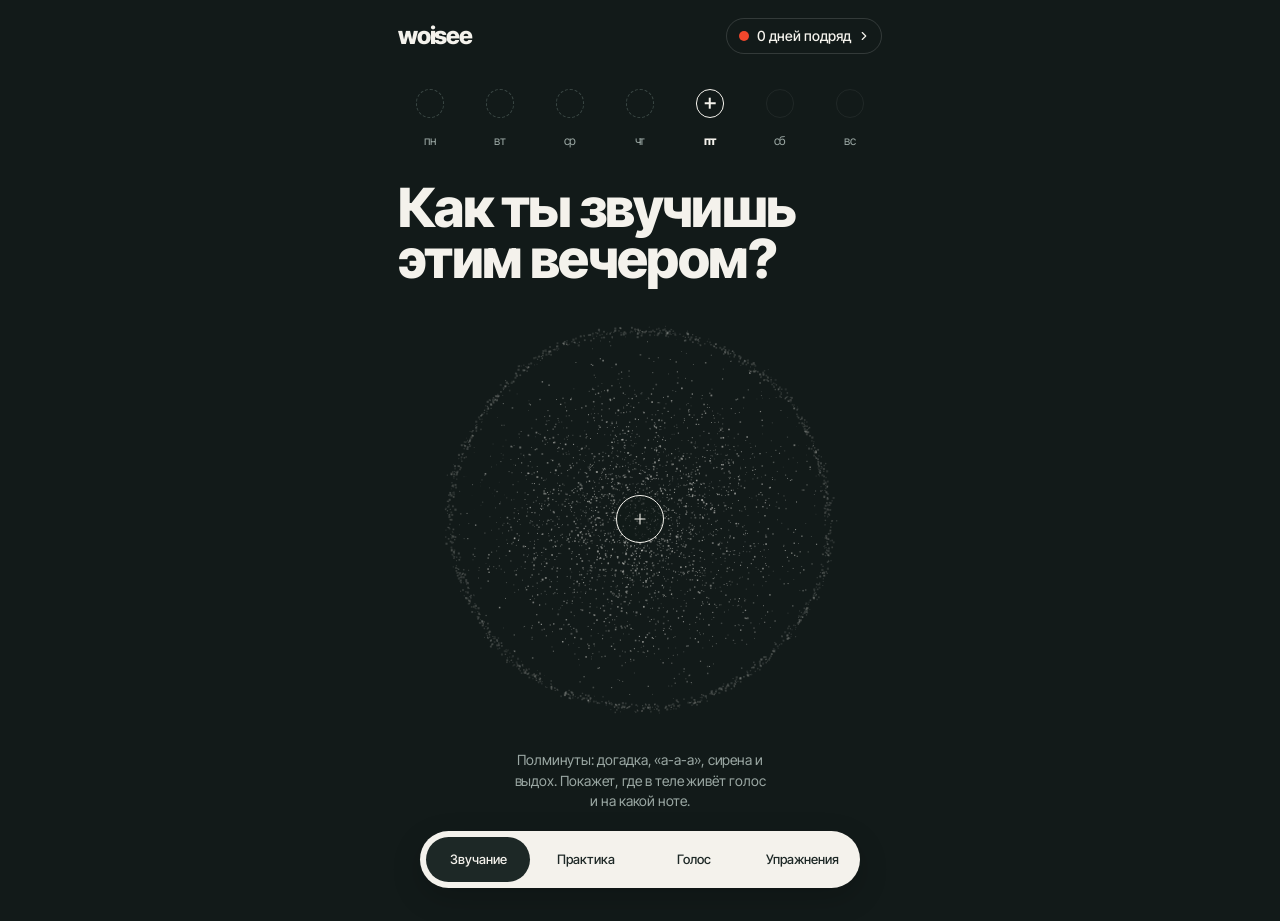
<file: index.html>
<!doctype html>
<html lang="ru">
<head>
<meta charset="utf-8">
<meta name="viewport" content="width=device-width,initial-scale=1,viewport-fit=cover">
<meta name="theme-color" content="#121A19">
<meta name="apple-mobile-web-app-capable" content="yes">
<meta name="mobile-web-app-capable" content="yes">
<meta name="apple-mobile-web-app-title" content="woisee">
<meta name="apple-mobile-web-app-status-bar-style" content="black-translucent">
<meta name="description" content="Ежедневные занятия голосом на 15–30 минут">
<link rel="manifest" href="manifest.webmanifest">
<link rel="apple-touch-icon" href="apple-touch-icon.png">
<link rel="icon" type="image/png" href="icon-192.png">
<title>woisee</title>
<style>
@font-face{font-family:'Inter Tight';font-style:normal;font-weight:300;font-display:swap;src:url([data-uri]) format('woff2');unicode-range:U+0301,U+0400-045F,U+0490-0491,U+04B0-04B1,U+2116}
@font-face{font-family:'Inter Tight';font-style:normal;font-weight:300;font-display:swap;src:url([data-uri]) format('woff2');unicode-range:U+0000-00FF,U+0131,U+0152-0153,U+02BB-02BC,U+02C6,U+02DA,U+02DC,U+0304,U+0308,U+0329,U+2000-206F,U+2074,U+20AC,U+2122,U+2191,U+2193,U+2212,U+2215,U+FEFF,U+FFFD}
@font-face{font-family:'Inter Tight';font-style:normal;font-weight:400;font-display:swap;src:url([data-uri]) format('woff2');unicode-range:U+0301,U+0400-045F,U+0490-0491,U+04B0-04B1,U+2116}
@font-face{font-family:'Inter Tight';font-style:normal;font-weight:400;font-display:swap;src:url([data-uri]) format('woff2');unicode-range:U+0000-00FF,U+0131,U+0152-0153,U+02BB-02BC,U+02C6,U+02DA,U+02DC,U+0304,U+0308,U+0329,U+2000-206F,U+2074,U+20AC,U+2122,U+2191,U+2193,U+2212,U+2215,U+FEFF,U+FFFD}
@font-face{font-family:'Inter Tight';font-style:normal;font-weight:500;font-display:swap;src:url([data-uri]) format('woff2');unicode-range:U+0301,U+0400-045F,U+0490-0491,U+04B0-04B1,U+2116}
@font-face{font-family:'Inter Tight';font-style:normal;font-weight:500;font-display:swap;src:url([data-uri]) format('woff2');unicode-range:U+0000-00FF,U+0131,U+0152-0153,U+02BB-02BC,U+02C6,U+02DA,U+02DC,U+0304,U+0308,U+0329,U+2000-206F,U+2074,U+20AC,U+2122,U+2191,U+2193,U+2212,U+2215,U+FEFF,U+FFFD}
@font-face{font-family:'Inter Tight';font-style:normal;font-weight:600;font-display:swap;src:url([data-uri]) format('woff2');unicode-range:U+0301,U+0400-045F,U+0490-0491,U+04B0-04B1,U+2116}
@font-face{font-family:'Inter Tight';font-style:normal;font-weight:600;font-display:swap;src:url([data-uri]) format('woff2');unicode-range:U+0000-00FF,U+0131,U+0152-0153,U+02BB-02BC,U+02C6,U+02DA,U+02DC,U+0304,U+0308,U+0329,U+2000-206F,U+2074,U+20AC,U+2122,U+2191,U+2193,U+2212,U+2215,U+FEFF,U+FFFD}
@font-face{font-family:'Inter Tight';font-style:normal;font-weight:800;font-display:swap;src:url([data-uri]) format('woff2');unicode-range:U+0301,U+0400-045F,U+0490-0491,U+04B0-04B1,U+2116}
@font-face{font-family:'Inter Tight';font-style:normal;font-weight:800;font-display:swap;src:url([data-uri]) format('woff2');unicode-range:U+0000-00FF,U+0131,U+0152-0153,U+02BB-02BC,U+02C6,U+02DA,U+02DC,U+0304,U+0308,U+0329,U+2000-206F,U+2074,U+20AC,U+2122,U+2191,U+2193,U+2212,U+2215,U+FEFF,U+FFFD}

:root{padding-top:env(safe-area-inset-top,0px);padding-bottom:env(safe-area-inset-bottom,0px)}
body{margin:0;overscroll-behavior-y:none}
[hidden]{display:none!important}
img{max-width:100%}
button,.item,.row{touch-action:manipulation;-webkit-user-select:none;user-select:none}
.backup{display:flex;gap:10px;flex-wrap:wrap}

/* Layout: Swiss-style single column on warm grey paper. Huge numerals as heroes, hairline rules, a stack of colored block cards, a floating black capsule for nav and for the timer.
   Deliberately one light visual world, like the references. */
:root{
  /* palette, dark by default: Ebony ground, Vanilla text; Raspberry, Lemon Lime, Kale, Vanilla blocks; signal red */
  --paper:#121A19; --paper-2:#1D2826; --ink:#F4F2EC; --muted:#9AA7A3; --rule:rgba(255,254,252,.14); --soft:#2C3836;
  --signal:#F0472C; --lime:#ECF176; --deep:#DCDFD8;
  --rasp:#E780C0; --kale:#5EA879; --ebony:#192524; --vanilla:#FFFEFC;
  --f:"Inter Tight","Helvetica Neue",Helvetica,Arial,system-ui,sans-serif;
  color-scheme:dark;
}
html,body{height:100%}
body{background:var(--paper);color:var(--ink);font-family:var(--f);font-size:16px;line-height:1.45;-webkit-tap-highlight-color:transparent;letter-spacing:-.005em}
*{box-sizing:border-box}
button{font:inherit;color:inherit;background:none;border:0;cursor:pointer;padding:0;text-align:inherit}
button:focus-visible{outline:2px solid var(--signal);outline-offset:2px;border-radius:10px}
h1,h2,h3,h4{margin:0;text-wrap:balance;font-weight:800;letter-spacing:-.03em}
p{margin:0}
.num{font-variant-numeric:tabular-nums}
.b-body,.b-breath,.b-phon,.b-stage,.b-artic{--cf:var(--ebony);--cl:rgba(25,37,36,.2);--cbox:rgba(255,255,255,.55);--ca:var(--ebony)}
.b-body{--c:var(--rasp);--cai:var(--rasp)} .b-breath{--c:var(--lime);--cai:var(--lime)} .b-phon{--c:var(--kale);--cai:var(--kale);--cbox:rgba(255,255,255,.4)} .b-stage{--c:#D6DCD5;--cai:#D6DCD5}
.b-artic{--c:var(--vanilla);--cai:var(--vanilla);--cbox:rgba(25,37,36,.07)}
.b-duo{--c:#C9E2D3;--cai:#C9E2D3;--cf:var(--ebony);--cl:rgba(25,37,36,.2);--cbox:rgba(255,255,255,.55);--ca:var(--ebony)}

.app{max-width:520px;margin:0 auto;padding-left:max(18px,env(safe-area-inset-left,0px));padding-right:max(18px,env(safe-area-inset-right,0px));padding-block:18px calc(110px + env(safe-area-inset-bottom,0px));display:flex;flex-direction:column;gap:26px}
.top{display:flex;justify-content:space-between;align-items:center;gap:12px}
.logo{font-weight:800;font-size:24px;letter-spacing:-.05em;cursor:pointer}
.hero-dur{text-align:right;color:var(--muted);text-decoration:underline;text-decoration-thickness:1px;text-underline-offset:4px;text-decoration-color:rgba(154,167,163,.5)}
.gobtn{display:flex;align-items:center;justify-content:space-between;gap:14px;width:100%;background:var(--signal);color:#FFFEFC;border-radius:99px;padding:10px 10px 10px 26px;margin:0 0 22px;text-align:left}
.gobtn span{display:flex;flex-direction:column;gap:2px;min-width:0}
.gobtn b{font-size:20px;font-weight:700;letter-spacing:-.02em}
.gobtn small{font-size:14px;opacity:.85;white-space:nowrap;overflow:hidden;text-overflow:ellipsis}
.gobtn svg{flex:none;width:58px;height:58px;padding:17px;border-radius:50%;background:#FFFEFC;color:var(--signal)}
.choose-acts{display:flex;align-items:center;gap:18px;flex-wrap:wrap}
.toast{position:fixed;left:50%;transform:translateX(-50%);bottom:calc(112px + env(safe-area-inset-bottom,0px));z-index:22;display:flex;align-items:center;gap:14px;max-width:calc(100% - 36px);background:#2C3836;color:#F4F2EC;border-radius:99px;padding:10px 10px 10px 18px;font-size:14px;box-shadow:0 8px 24px rgba(0,0,0,.35);transition:opacity .35s}
.toast span{white-space:nowrap;overflow:hidden;text-overflow:ellipsis}
.toast button{flex:none;background:#F4F2EC;color:#192524;border-radius:99px;padding:8px 14px;font-weight:600}
.toast.out{opacity:0}
.streak{display:flex;align-items:center;gap:8px;font-size:14px;font-weight:500;border:1px solid var(--rule);border-radius:99px;padding:7px 10px 7px 12px}
.streak svg{width:14px;height:14px;margin-left:-2px}
.back{display:flex;align-items:center;gap:4px;font-size:15px;font-weight:600;margin-left:-6px}
.back svg{width:22px;height:22px;transform:translateY(1px)}
.streak i{width:10px;height:10px;border-radius:50%;background:var(--signal);display:block}
.kicker{font-size:14px;color:var(--muted)}
.rule{border:0;border-top:1px solid var(--rule);margin:0}
.lnk{font-weight:600;text-decoration:underline;text-underline-offset:3px;text-decoration-thickness:1px}
.note{font-size:14px;color:var(--muted)}
.pill{display:inline-flex;align-items:center;gap:6px;border:1px solid currentColor;border-radius:99px;padding:3px 11px;font-size:13px;font-weight:500}
.redpill{display:inline-block;background:var(--signal);color:var(--paper-2);border-radius:99px;padding:2px 10px;font-size:11px;font-weight:600;letter-spacing:.04em;text-transform:uppercase;white-space:nowrap}

/* choose */
.big-title{font-size:clamp(40px,12vw,54px);line-height:.95}
.menu{display:flex;flex-direction:column;border-top:1px solid var(--ink)}
.menu .item{display:grid;grid-template-columns:auto 1fr auto;gap:16px;align-items:center;width:100%;padding:18px 0;border-bottom:1px solid var(--ink)}
.menu .item b{font-weight:300;font-size:64px;line-height:.9;letter-spacing:-.05em;min-width:80px}
.menu .item span{font-size:15px;line-height:1.35}
.menu .item svg{width:22px;height:22px}
.menu .item:active{background:var(--lime)}
.menu .item[aria-pressed="true"] b{color:var(--signal)}
.warnbox{background:var(--lime);border-radius:18px;padding:14px 16px;font-size:15px}

/* today hero */
.hero{display:flex;flex-direction:column;gap:14px}
.hero-row{display:flex;justify-content:space-between;align-items:flex-end;gap:12px}
.hero-row h2{font-size:30px;line-height:1}
.hero-row .kicker{text-align:right}
.count{display:block;white-space:nowrap}
.count b{font-weight:300;font-size:clamp(84px,26vw,112px);line-height:.8;letter-spacing:-.06em;margin-right:10px}
.count span{display:inline-block;vertical-align:baseline;white-space:normal;font-size:15px;line-height:1.2}
.hero-grid{margin-top:57px}
.hero-row:has(.hero-dur){align-items:flex-start}
.hero-dur{line-height:1;padding-top:2.4px}
.plate-hit{--hit-t:3px;--hit-b:5px;position:relative;display:flex;align-items:flex-end;align-self:stretch;cursor:pointer;-webkit-tap-highlight-color:transparent}
.plate-hit::after{content:"";position:absolute;inset:var(--hit-t,0) -18px var(--hit-b,0) -36px}
.tl{display:flex;gap:3px;height:22px;margin-top:4px}
.tl .s{position:relative;background:var(--soft);min-width:4px}
.tl .s.dn{background:var(--ink)}
.tl .s.cur{background:repeating-linear-gradient(135deg,var(--ink) 0 2px,transparent 2px 5px)}
.tl .s.cur::before{content:"";position:absolute;left:-2px;top:-8px;bottom:-8px;width:2px;background:var(--ink)}
.tl .s .redpill{position:absolute;top:32px;left:-2px}
.tl-foot{display:flex;justify-content:space-between;gap:12px;margin-top:30px;font-size:14px}

/* stack of block cards */
.stack{display:flex;flex-direction:column}
.wrapS{position:relative;display:flex;flex-direction:column;gap:12px}
#pathCv{position:absolute;left:0;top:0;pointer-events:none;z-index:2}
.b-body,.b-phon{--cdot:#FFFEFC} .b-breath,.b-artic,.b-stage{--cdot:#192524}
.blk{background:var(--c);color:var(--cf);border-radius:30px;padding:20px 20px 46px;margin-top:-28px;position:relative;box-shadow:0 -1px 0 rgba(25,37,36,.08)}
.blk:first-child{margin-top:0}
.blk:last-child{padding-bottom:20px}
.blk header{display:grid;grid-template-columns:1fr auto;align-items:start;gap:12px}
.blk .idx{font-size:13px;font-weight:500;opacity:.7}
.blk h3{font-size:34px;line-height:1}
.blk .sub{font-size:14px;opacity:.75;margin-top:6px}
.blk .cnt{font-weight:300;font-size:44px;line-height:.9;letter-spacing:-.05em}
.blk .cnt small{font-size:18px}
.blk.closed h3{font-size:28px}
.blk.closed .cnt{font-size:34px}
.blk.closed .sub{display:none}
.blk ul{list-style:none;margin:16px 0 0;padding:0;border-top:1px solid var(--cl)}
.blk ul.nofirst{border-top-color:transparent}
.blk .row{display:grid;grid-template-columns:1fr auto 34px;gap:12px;align-items:center;width:100%;padding:13px 0;border-bottom:1px solid var(--cl)}
.blk li:last-child .row,.blk .row.before{border-bottom-color:transparent}
.blk .row .t{font-size:17px;font-weight:500;line-height:1.25;min-width:0}
.blk .row .d{font-size:14px;opacity:.7}
.box{width:30px;height:30px;border-radius:9px;background:var(--cbox);display:grid;place-items:center;justify-self:end}
.box svg{width:16px;height:16px}
.row.dn .t{text-decoration:line-through;text-decoration-thickness:1.5px;opacity:.55}
.row.dn .d{opacity:.4}
.row.dn .box{background:var(--ca);color:var(--cai);border-radius:50%}
.blk .row.lk{opacity:.42;cursor:default}
.blk .row.cur{margin:10px -8px;width:calc(100% + 16px);padding:18px 10px 18px 20px;border-bottom-color:transparent;grid-template-columns:1fr auto 50px}
.blk .row.cur .t{font-size:18px;font-weight:700}
.blk .row.cur .box{width:50px;height:50px;border-radius:50%;background:var(--ca);color:var(--cai)}
.blk .row.cur .box svg{width:20px;height:20px}
.donecard{background:var(--lime);border-radius:30px;padding:22px 20px;display:flex;flex-direction:column;gap:14px;--cdot:#192524}
.donecard h3{font-size:32px;line-height:1}

/* feel rows */
.feel{display:flex;flex-direction:column;border-top:1px solid var(--ink)}
.feel button{display:flex;justify-content:space-between;align-items:center;padding:12px 0;border-bottom:1px solid var(--ink);font-size:clamp(24px,7vw,30px);font-weight:500;text-transform:uppercase;letter-spacing:-.02em;width:100%}
.feel button::after{content:"";width:18px;height:18px;border-radius:50%;border:1.5px solid var(--ink)}
.feel button[aria-pressed="true"]::after{background:var(--ink)}

/* progress */
.p-hero{display:grid;grid-template-columns:auto 1fr;align-items:end;gap:14px}
.p-hero b{font-weight:800;font-size:clamp(120px,38vw,170px);line-height:.78;letter-spacing:-.07em}
.p-hero span{font-size:22px;font-weight:800;text-transform:uppercase;line-height:1;letter-spacing:-.02em;padding-bottom:6px}
.p-hero span small{display:block;font-size:22px;font-weight:300;color:var(--muted);text-transform:none;margin-top:4px}
.dots{display:grid;grid-template-columns:repeat(7,1fr);gap:7px}
.dots .h{font-size:11px;text-align:center;color:var(--muted)}
.dots .h.t{color:var(--signal)}
.dots i{aspect-ratio:1;max-width:100%;border-radius:50%;background:var(--soft);display:block}
.dots i.on{background:var(--ink)}
.dots i.now{background:var(--signal)}
.dots i.fut{background:transparent;border:1px solid var(--soft)}
.trio{display:grid;grid-template-columns:repeat(3,1fr);border-top:1px solid var(--ink);border-bottom:1px solid var(--ink)}
.trio div{padding:14px 0 12px 12px;border-left:1px solid var(--rule);display:flex;flex-direction:column;gap:4px}
.trio div:first-child{border-left:0;padding-left:0}
.trio b{font-weight:300;font-size:44px;line-height:.9;letter-spacing:-.05em}
.trio span{font-size:13px;color:var(--muted)}
.sec-h{display:flex;justify-content:space-between;align-items:baseline;gap:12px}
.sec-h h3{font-size:24px}
.donut-card{background:var(--paper-2);border-radius:30px;padding:20px;display:flex;flex-direction:column;gap:12px}
.donut{width:min(260px,70vw);aspect-ratio:1;max-width:100%;margin:0 auto;display:block}
.donut-foot{display:flex;justify-content:space-between;align-items:flex-end;gap:12px}
.donut-foot b{font-weight:300;font-size:72px;line-height:.8;letter-spacing:-.05em}
.snd-row{display:grid;grid-template-columns:repeat(4,1fr);border-top:1px solid var(--rule)}
.snd-row button{padding:10px 0;display:flex;flex-direction:column;gap:2px;align-items:flex-start;padding-left:10px;border-left:1px solid var(--rule)}
.snd-row button:first-child{border-left:0;padding-left:0}
.snd-row b{font-size:20px;font-weight:600}
.snd-row span{font-size:12px;color:var(--muted)}
.snd-row button[aria-pressed="true"] b{color:var(--signal)}
.hist{list-style:none;margin:0;padding:0;border-top:1px solid var(--ink)}
.hist li{display:grid;grid-template-columns:1fr auto;gap:12px;padding:12px 0;border-bottom:1px solid var(--rule);font-size:15px}
.hist .m{text-align:right;color:var(--muted)}
.toggle{display:flex;justify-content:space-between;align-items:center;gap:12px;padding:12px 0;border-top:1px solid var(--ink);border-bottom:1px solid var(--ink)}
.sw{width:50px;height:30px;border-radius:99px;background:var(--soft);position:relative;flex:none;transition:background .2s}
.sw::after{content:"";position:absolute;top:3px;left:3px;width:24px;height:24px;border-radius:50%;background:var(--paper-2);transition:left .2s}
.sw[aria-pressed="true"]{background:var(--ink)}
.sw[aria-pressed="true"]::after{left:23px}

/* library */
.lib{display:flex;flex-direction:column}
.lib h3{display:flex;align-items:center;gap:12px;font-size:clamp(28px,8vw,34px);font-weight:500;text-transform:uppercase;letter-spacing:-.03em;padding:18px 0 10px;border-bottom:1px solid var(--ink)}
.lib h3 i{width:18px;height:18px;border-radius:50%;background:var(--c);display:block;flex:none}
.lib .item{display:grid;grid-template-columns:1fr auto;gap:12px;align-items:baseline;width:100%;padding:13px 0;border-bottom:1px solid var(--rule);font-size:17px}
.lib .item .d{font-size:14px;color:var(--muted)}

/* floating nav capsule */
.nav{position:fixed;left:0;right:0;bottom:calc(12px + env(safe-area-inset-bottom,0px));z-index:5;padding-left:max(18px,env(safe-area-inset-left,0px));padding-right:max(18px,env(safe-area-inset-right,0px));pointer-events:none}
.nav nav{max-width:380px;margin:0 auto;background:var(--ink);border-radius:99px;padding:6px;display:grid;grid-template-columns:repeat(3,1fr);gap:4px;pointer-events:auto;box-shadow:0 10px 30px rgba(0,0,0,.18)}
.nav button{padding:13px 0;border-radius:99px;color:var(--paper-2);font-size:14px;font-weight:500;text-align:center}
.nav button[aria-current="page"]{background:var(--paper-2);color:var(--ink)}

/* exercise screen */
.ex{position:fixed;inset:0;z-index:20;background:var(--paper);overflow-y:auto;-webkit-overflow-scrolling:touch}
.ex-head{background:var(--c);color:var(--cf);border-radius:0 0 34px 34px}
.ex-head .in,.ex-body{max-width:520px;margin:0 auto;padding-left:max(18px,env(safe-area-inset-left,0px));padding-right:max(18px,env(safe-area-inset-right,0px))}
.ex-head .in{padding-block:calc(env(safe-area-inset-top,0px) + 16px) 26px;display:flex;flex-direction:column;gap:16px}
.ex-top{display:grid;grid-template-columns:40px 1fr auto;gap:14px;align-items:center}
.icon-btn{width:40px;height:40px;border-radius:50%;background:var(--cbox);display:flex;align-items:center;justify-content:center}
.icon-btn svg{width:20px;height:20px}
.segs{display:flex;gap:2px;height:6px}
.segs i{flex:1;background:var(--cl);border-radius:1px}
.segs i.dn{background:var(--ca)}
.segs i.cur{background:var(--paper-2)}
.skip{font-size:14px;font-weight:600}
.ex-title{font-size:clamp(34px,10vw,44px);line-height:.98}
.clock{display:flex;align-items:flex-end;justify-content:space-between;gap:12px}
.clock b{font-weight:300;font-size:clamp(76px,24vw,104px);line-height:.8;letter-spacing:-.06em;font-variant-numeric:tabular-nums}
.clock span{font-size:14px;padding-bottom:4px;text-align:right}
.ex-body{padding-block:22px calc(150px + env(safe-area-inset-bottom,0px));display:flex;flex-direction:column;gap:26px}
.sec{display:flex;flex-direction:column;gap:12px}
.sec h4{font-size:13px;font-weight:600;letter-spacing:.08em;text-transform:uppercase;padding-bottom:8px;border-bottom:1px solid var(--ink)}
.sec .lead{font-size:19px;line-height:1.4;font-weight:400;letter-spacing:-.01em}
.steps{list-style:none;margin:0;padding:0;display:flex;flex-direction:column}
.steps li{display:grid;grid-template-columns:44px 1fr;gap:10px;padding:12px 0;border-bottom:1px solid var(--rule);font-size:16px}
.steps li:first-child{padding-top:2px}
.steps .n{font-weight:300;font-size:30px;line-height:.9;letter-spacing:-.04em}
.feelbox{background:var(--lime);border-radius:22px;padding:16px 18px;font-size:16px}
.feelbox b{display:block;font-size:12px;letter-spacing:.08em;text-transform:uppercase;margin-bottom:6px}
.widget{display:flex;flex-direction:column;gap:12px}
.read{background:var(--paper-2);border-radius:22px;padding:20px;font-size:20px;line-height:1.5;white-space:pre-line;letter-spacing:-.01em}
.read .by{display:block;font-size:13px;color:var(--muted);margin-top:10px;white-space:normal}
.task{font-weight:600}
.bigtxt{background:var(--paper-2);border-radius:22px;padding:18px;font-size:clamp(22px,7vw,30px);font-weight:500;letter-spacing:-.02em;line-height:1.3;text-align:center;overflow-wrap:anywhere}
.listrows{list-style:none;margin:0;padding:0;border-top:1px solid var(--ink)}
.listrows li{display:flex;justify-content:space-between;gap:12px;padding:11px 0;border-bottom:1px solid var(--rule);font-size:16px}
.listrows .a{color:var(--muted);text-align:right}
.ghost{align-self:flex-start;border:1px solid var(--ink);border-radius:99px;padding:9px 16px;font-weight:500;font-size:14px}
.pacer{background:var(--signal);border-radius:30px;padding:18px;display:flex;flex-direction:column;align-items:center;gap:10px}
.pacer .wrap{position:relative;width:min(260px,70vw);aspect-ratio:1;max-width:100%}
.pacer svg{width:100%;height:100%;display:block}
.pacer .lbl{position:absolute;inset:0;display:flex;flex-direction:column;align-items:center;justify-content:center;color:var(--paper-2);text-align:center}
.pacer .lbl b{font-size:24px;font-weight:600;letter-spacing:-.02em}
.pacer .lbl span{font-size:44px;font-weight:300;line-height:1;font-variant-numeric:tabular-nums}
.pacer p{font-size:13px;color:var(--ink)}
.phase{background:var(--signal);border-radius:30px;padding:22px 20px;display:flex;justify-content:space-between;align-items:flex-end;gap:12px}
.phase b{font-size:30px;font-weight:800;letter-spacing:-.03em;line-height:1}
.phase span{font-size:72px;font-weight:300;line-height:.8;letter-spacing:-.05em;font-variant-numeric:tabular-nums}
.swatch{background:var(--paper-2);border-radius:30px;padding:18px;display:flex;flex-direction:column;gap:14px}
.snds{display:grid;grid-template-columns:repeat(4,1fr);gap:8px}
.snd{border:1px solid var(--ink);border-radius:16px;padding:12px 0;display:flex;flex-direction:column;align-items:center}
.snd b{font-size:22px;font-weight:600}
.snd span{font-size:11px;color:var(--muted)}
.snd[aria-pressed="true"]{background:var(--ink);color:var(--paper-2)}
.snd[aria-pressed="true"] span{color:var(--soft)}
.sw-line{display:flex;justify-content:space-between;align-items:flex-end;gap:12px}
.sw-num{font-weight:300;font-size:clamp(72px,22vw,96px);line-height:.8;letter-spacing:-.06em;font-variant-numeric:tabular-nums}
.sw-btn{width:96px;height:96px;border-radius:50%;background:var(--ink);color:var(--signal);font-weight:700;font-size:16px;flex:none;display:flex;align-items:center;justify-content:center;text-align:center;line-height:1.1}
.sw-btn.run{background:var(--signal);color:var(--ink)}
.rec{font-weight:700;color:var(--signal)}

/* timer capsule */
.tbar{position:fixed;left:0;right:0;bottom:calc(12px + env(safe-area-inset-bottom,0px));z-index:21;padding-left:max(18px,env(safe-area-inset-left,0px));padding-right:max(18px,env(safe-area-inset-right,0px))}
.cap{position:relative;overflow:hidden;max-width:484px;margin:0 auto;background:var(--ink);color:var(--paper-2);border-radius:99px;padding:8px 8px 8px 26px;display:grid;grid-template-columns:1fr auto;align-items:center;gap:10px;box-shadow:0 10px 30px rgba(0,0,0,.2)}
.cap .fill{position:absolute;left:0;top:0;bottom:0;width:0;background:var(--deep);transition:width .2s linear}
.cap .time,.cap .acts{position:relative}
.cap .time{display:flex;flex-direction:column}
.cap .time b{font-weight:300;font-size:34px;line-height:1;letter-spacing:-.04em;font-variant-numeric:tabular-nums}
.cap .time span{font-size:12px;opacity:.65}
.cap .time b.big{font-size:min(82px,calc((100vw - 223px) / 1.79));line-height:.73;letter-spacing:-.06em;position:relative;left:-10px;top:.7px}
.cap .acts{display:flex;align-items:center;gap:8px}
.go{width:68px;height:68px;border-radius:50%;background:var(--signal);color:var(--ink);font-weight:700;font-size:13px;letter-spacing:-.01em;display:flex;align-items:center;justify-content:center;text-align:center;line-height:1.05}
.go.alt{background:var(--paper-2)}
.chip{border:1px solid rgba(255,254,252,.35);border-radius:99px;padding:8px 12px;font-size:13px;font-weight:600;color:var(--paper-2)}
.cap.fin{background:var(--lime);color:var(--ink)}
.cap.fin .fill{display:none}
.cap.fin .time span{opacity:.7}
.cap.fin .go{background:var(--ink);color:var(--lime)}

/* day complete */
.ex.win{background:var(--lime)}
.win-in{max-width:520px;margin:0 auto;padding-left:max(18px,env(safe-area-inset-left,0px));padding-right:max(18px,env(safe-area-inset-right,0px));padding-block:calc(env(safe-area-inset-top,0px) + 18px) calc(40px + env(safe-area-inset-bottom,0px));display:flex;flex-direction:column;gap:26px}
.win-in .huge{font-weight:800;font-size:clamp(64px,20vw,92px);line-height:.85;letter-spacing:-.06em}
.win-in .mins{display:flex;align-items:flex-end;gap:12px}
.win-in .mins b{font-weight:300;font-size:120px;line-height:.78;letter-spacing:-.07em}
.win-in .mins span{font-size:18px;padding-bottom:6px}
.blackbtn{display:flex;justify-content:space-between;align-items:center;width:100%;background:var(--ink);color:var(--lime);border-radius:99px;padding:18px 24px;font-weight:600;font-size:17px}
.blackbtn svg{width:22px;height:22px}


/* voice form: dots on a transparent ground */
.vf-stage{position:relative;margin:-6px calc(-1 * max(18px,env(safe-area-inset-right,0px))) -6px calc(-1 * max(18px,env(safe-area-inset-left,0px)));aspect-ratio:1/1.08}
.vf-stage canvas{position:absolute;inset:0;width:100%;height:100%;display:block}
.vf-over{position:absolute;left:max(18px,env(safe-area-inset-left,0px));bottom:6px;display:flex;align-items:baseline;gap:10px;pointer-events:none}
.vf-over b{font-size:22px;font-weight:600;letter-spacing:-.02em}
.vf-over span{font-size:40px;font-weight:300;line-height:1}
.hero-grid{display:grid;grid-template-columns:1fr auto;gap:10px;align-items:end}
.plate-sm{--ph:calc(clamp(84px,26vw,112px) * .74);width:calc(var(--ph) * 2);height:calc(var(--ph) * 2);display:block;margin:calc(var(--ph) * -.5) calc(var(--ph) * -.2) calc(var(--ph) * -.5 + 1px) calc(var(--ph) * -.5);pointer-events:none}
.tlw{position:relative;height:40px;margin:2px -4px 37px}
.tlw canvas{width:100%;height:40px;display:block}
.tlw .redpill{position:absolute;top:42px;left:0}
.cal{display:grid;grid-template-columns:repeat(7,1fr);gap:8px}
.cal .h{font-size:11px;text-align:center;color:var(--muted)}
.cal .h.t{color:var(--signal)}
.cal-d{display:block;width:100%;aspect-ratio:1;max-width:100%;padding:0;border-radius:50%}
.cal-d canvas{width:100%;height:100%;display:block}
button.cal-d:active{transform:scale(.94)}
.win-plate{width:100%;aspect-ratio:1;max-width:100%;display:block}
.day-trace{width:100%;max-width:340px;aspect-ratio:1;display:block;margin:0 auto}
.measure{display:flex;flex-direction:column;gap:12px;width:100%;text-align:left;border:1.5px solid var(--ink);border-radius:30px;padding:20px}
.measure .m-top{display:grid;grid-template-columns:1fr auto;gap:12px;align-items:start}
.measure .idx{font-size:13px;color:var(--signal);font-weight:600}
.measure h3{font-size:30px;line-height:1}
.measure .sub{font-size:14px;color:var(--muted);margin-top:6px}
.m-rec{text-align:right}
.m-rec b{display:block;font-weight:300;font-size:56px;line-height:.85;letter-spacing:-.05em}
.m-rec span{font-size:12px;color:var(--muted)}
.m-chart{width:100%;height:56px;display:block}
.ex-chart{width:100%;height:170px;display:block;margin-top:8px}
.b-measure{--c:var(--signal)}
.scrim{position:fixed;inset:0;z-index:40;background:rgba(25,37,36,.45);display:flex;align-items:flex-end;justify-content:center}
.sheet{width:100%;max-width:520px;max-height:88vh;overflow-y:auto;background:var(--paper);border-radius:30px 30px 0 0;padding-left:max(18px,env(safe-area-inset-left,0px));padding-right:max(18px,env(safe-area-inset-right,0px));padding-block:22px calc(22px + env(safe-area-inset-bottom,0px));display:flex;flex-direction:column;gap:14px}
.sheet h3{font-size:26px;line-height:1.05}
.sheet-acts{display:flex;flex-direction:column;gap:10px;margin-top:4px}
.sheet .primary{display:flex;align-items:center;justify-content:center;min-height:54px;border-radius:99px;background:var(--ink);color:var(--paper);font-weight:600;font-size:17px}
.gif-ico{position:absolute;right:max(18px,env(safe-area-inset-right,0px));bottom:10px;width:46px;height:46px;border-radius:50%;display:grid;place-items:center;background:rgba(244,242,236,.1);color:var(--ink);border:1px solid var(--rule);-webkit-backdrop-filter:blur(8px);backdrop-filter:blur(8px)}
.blackbtn.wait{opacity:.5}
.blackbtn.ready{background:var(--signal);color:#fff}
.gif-ico svg{width:22px;height:22px}
.gif-ico.wait{opacity:.35;pointer-events:none}
.gif-ico.ready{background:var(--signal);border-color:var(--signal);color:#fff}
.sheet .day-stage{margin-left:calc(-1 * max(18px,env(safe-area-inset-left,0px)));margin-right:calc(-1 * max(18px,env(safe-area-inset-right,0px)))}
/* account */
.gbtn{display:flex;align-items:center;justify-content:center;gap:10px;width:100%;min-height:52px;border-radius:99px;background:#FFFFFF;color:#1F1F1F;font-weight:600;font-size:16px;border:1px solid rgba(25,37,36,.16)}
.gbtn svg{width:20px;height:20px}
.pr-acct{display:flex;flex-direction:column;gap:12px}
.pr-acct .ghost{align-self:center}
.nudge{display:flex;flex-direction:column;gap:10px;border:1px solid var(--ink);border-radius:26px;padding:18px}
.nudge b{font-size:22px;font-weight:800;letter-spacing:-.02em;line-height:1.05}
.nudge p{margin:0;font-size:15px}
/* profile */
.pr-top{height:36px}
.pr-gear{width:44px;height:44px;display:grid;place-items:center;margin:-4px -11px -4px 0;background:none;color:var(--ink)}
.pr-gear svg{width:22px;height:22px;transform:translateY(1px)}
.pr-hello{display:flex;flex-direction:column;gap:12px}
.pr-greet{position:relative}
.pr-greet h1{margin:0;font-weight:800;letter-spacing:-.05em;line-height:.9;font-size:64px;position:relative}
.pr-greet h1 span{display:block;overflow-wrap:anywhere;hyphens:auto}
.pr-notebtn{position:absolute;z-index:2;border-radius:50%}
#prCv{position:absolute;pointer-events:none;z-index:1}
.pr-streak{display:flex;flex-direction:column;gap:14px}
.pr-big{display:flex;align-items:last baseline;gap:12px}
.pr-big b{font-size:120px;font-weight:300;letter-spacing:-.07em;line-height:.78}
.pr-big span{font-size:15px;line-height:1.2}
.pr-week{display:grid;grid-template-columns:repeat(7,minmax(0,1fr));gap:2px}
.pr-day{display:flex;flex-direction:column;align-items:center;gap:4px;font-size:11px}
.pr-day canvas{width:100%;aspect-ratio:1;display:block}
.pr-day span{opacity:.6}
.pr-day span.t{opacity:1;font-weight:700}
.pr-day.off i{width:100%;aspect-ratio:1;display:grid;place-items:center}
.pr-day.off i::after{content:"";width:34%;aspect-ratio:1;border-radius:50%;border:1px dashed #3A4744}
.pr-note{border:1px solid var(--ink);border-radius:32px;padding:20px 8px 20px 20px;display:grid;grid-template-columns:minmax(0,1fr) 150px;align-items:center}
.pr-note>div:first-child{display:flex;flex-direction:column;gap:4px}
.pr-note b{font-size:64px;font-weight:800;letter-spacing:-.05em;line-height:.95}
.pr-note b.pr-none{font-size:30px;line-height:1;letter-spacing:-.03em}
.pr-note span{font-size:14px}
.pr-again{align-self:flex-start;margin-top:14px;font-size:14px;font-weight:400;color:var(--muted);text-underline-offset:4px;text-decoration-color:rgba(154,167,163,.5)}
.pr-form{width:150px;height:150px;animation:prBreath 4s ease-in-out infinite}
.pr-form canvas{width:150px;height:150px;display:block;animation:prOrbit 40s linear infinite}
@keyframes prOrbit{to{transform:rotate(360deg)}}
@keyframes prBreath{0%,100%{transform:scale(1)}50%{transform:scale(1.05)}}
@media (prefers-reduced-motion:reduce){.pr-form,.pr-form canvas{animation:none}}
.pr-tiles{display:grid;grid-template-columns:repeat(2,minmax(0,1fr));gap:10px}
.pr-tile{background:var(--c);color:var(--ebony);border-radius:26px;padding:16px;display:flex;flex-direction:column;gap:6px;min-height:140px}
.pr-tile>span:first-child{font-size:13px;opacity:.75}
.pr-tile b{font-size:48px;font-weight:300;letter-spacing:-.05em;line-height:.9}
.pr-tile b small{font-size:16px;letter-spacing:0;margin-left:4px}
.pr-tile>span:last-child{font-size:13px;margin-top:auto}
.pr-tile.dark{background:var(--paper-2);color:var(--ink)}
.pr-tile.dark>span{color:var(--muted);opacity:1}
.pr-sec{display:flex;flex-direction:column;gap:12px}
.pr-h{display:flex;justify-content:space-between;align-items:baseline;border-top:1px solid var(--ink);padding-top:14px}
.pr-h h2{margin:0;font-size:26px;font-weight:800;letter-spacing:-.03em}
.pr-map{max-width:none;width:calc(100% + 36px);margin:0 -18px}
.pr-hist{list-style:none;margin:0;padding:0}
.pr-row{display:grid;grid-template-columns:minmax(0,1fr) auto;gap:12px;width:100%;padding:13px 0;border-bottom:1px solid var(--rule);font-size:15px;text-align:left}
.pr-hist li:last-child .pr-row{border-bottom:0}
.pr-row .m{color:var(--muted);text-align:right}
.pr-title{margin:0;font-size:56px;font-weight:800;letter-spacing:-.05em;line-height:.9}
.pr-set{display:flex;flex-direction:column}
.pr-line{display:grid;grid-template-columns:minmax(0,1fr) auto;gap:16px;align-items:center;padding:14px 0;border-bottom:1px solid var(--rule);font-size:15px}
.pr-line small{display:block;font-size:13px;color:var(--muted);margin-top:2px}
.pr-name input{font:inherit;font-size:16px;color:var(--ink);background:transparent;border:0;border-bottom:1px solid var(--rule);padding:6px 0;width:150px;text-align:right}
.pr-name input:focus{outline:none;border-bottom-color:var(--ink)}
.pr-sw{width:52px;height:32px;border-radius:99px;background:var(--soft);position:relative;flex:none;transition:background .2s}
.pr-sw::after{content:"";position:absolute;top:3px;left:3px;width:26px;height:26px;border-radius:50%;background:var(--ink);transition:left .2s}
.pr-sw[aria-pressed="true"]{background:var(--lime)}
.pr-sw[aria-pressed="true"]::after{left:23px;background:var(--ebony)}
.ghost.wide{align-self:stretch;text-align:center;padding:14px}
.icon-btn.plain{background:var(--paper-2);flex:none}
/* v3 overlays: exhale counter, together labels, «С кем-то» */
.vf-exh{position:absolute;right:max(18px,env(safe-area-inset-right,0px));bottom:8px;font-weight:300;font-size:40px;letter-spacing:-.04em;pointer-events:none}
.vf-note{position:absolute;left:max(18px,env(safe-area-inset-left,0px));bottom:8px;display:flex;align-items:baseline;gap:8px;pointer-events:none}
.vf-note b{font-size:24px;font-weight:600}
.vf-note span{font-size:13px;color:var(--muted)}
.vf-duo{position:absolute;left:max(18px,env(safe-area-inset-left,0px));right:max(18px,env(safe-area-inset-right,0px));bottom:6px;display:flex;flex-direction:column;gap:2px;pointer-events:none}
.vf-duo b{font-size:22px;font-weight:600;letter-spacing:-.02em}
.vf-duo>span{font-size:13px;color:var(--muted)}
.vf-voices{position:absolute;right:0;bottom:2px;display:flex;flex-direction:column;align-items:flex-end;gap:3px;font-size:12px}
.vf-voices span{display:flex;align-items:center;gap:6px}
.vf-voices i{width:8px;height:8px;border-radius:50%;display:block}
.vf-with{position:absolute;top:10px;right:max(18px,env(safe-area-inset-right,0px));border:1px solid var(--rule);border-radius:99px;padding:6px 12px;font-size:13px;font-weight:600;background:var(--paper)}
.vf-with[aria-pressed="true"]{background:var(--ink);color:var(--paper);border-color:var(--ink)}
.free-side{flex:1;min-width:0;display:flex;flex-direction:column;gap:10px}
.seg2.small button{padding:7px 0;font-size:13px}
.msr .snd{border-color:var(--rule)}
.msr .snd[aria-pressed="true"]{background:transparent;color:var(--ink);border-color:var(--ink);box-shadow:inset 0 0 0 1px var(--ink)}
.msr .snd[aria-pressed="true"] span{color:var(--muted)}
.free-txt{font-size:15px;line-height:1.45}
.vmap{width:100%;max-width:420px;aspect-ratio:1;display:block;margin:0 auto}
/* tab Голос */
.seg2{display:grid;grid-template-columns:1fr 1fr;border:1px solid var(--ink);border-radius:99px;padding:4px;gap:4px}
.seg2 button{padding:11px 0;border-radius:99px;text-align:center;font-weight:600;font-size:15px}
.seg2 button[aria-selected="true"]{background:var(--ink);color:var(--paper)}
.msr{background:var(--paper-2);border-radius:30px;padding:18px;display:flex;flex-direction:column;gap:14px}
.vf-stage.free{aspect-ratio:1/1.16;margin-top:-10px;margin-bottom:-10px}
.free-ctl{display:flex;align-items:center;gap:16px}
.free-ctl .note{flex:1;min-width:0}
.go.big{width:96px;height:96px;font-size:16px;flex:none}
.go.big.alt{background:var(--ink);color:var(--signal)}
/* dark theme: on coloured and lime surfaces the text and lines turn dark */
.blk,.ex-head,.feelbox,.warnbox,.donecard,.ex.win,.cap.fin,.menu .item:active{--ink:var(--ebony);--muted:rgba(25,37,36,.68);--rule:rgba(25,37,36,.16);--paper-2:#FFFEFC;color:var(--ink)}
.cap{--paper-2:var(--ebony)}
.cap .chip{border-color:rgba(25,37,36,.25)}
.redpill{color:#FFFEFC}
.scrim{background:rgba(0,0,0,.6)}
.sheet{background:var(--paper-2)}
.sheet .ghost,.sheet .hist li{border-color:var(--rule)}
@media (prefers-reduced-motion: reduce){*{transition:none!important;animation:none!important}}

/* ---------- звучание: отпечаток, вкладка, профиль (tracker.js) ---------- */
.nav nav{max-width:440px;grid-template-columns:repeat(4,1fr)}
.nav button{font-size:13px;padding-left:2px;padding-right:2px}
.pt{position:fixed;inset:0;z-index:30;background:var(--paper);overflow-y:auto;-webkit-overflow-scrolling:touch;overscroll-behavior:contain;--cl:rgba(255,254,252,.16);--ca:var(--ink);--cbox:rgba(255,254,252,.08)}
.pt-flow{position:fixed;left:0;top:0;width:100%;height:100%;pointer-events:none;z-index:0}
.pt-in{position:relative;z-index:1;max-width:520px;margin:0 auto;padding:calc(env(safe-area-inset-top,0px) + 16px) max(18px,env(safe-area-inset-right,0px)) calc(130px + env(safe-area-inset-bottom,0px)) max(18px,env(safe-area-inset-left,0px));display:flex;flex-direction:column;gap:14px}
.pt-hint{color:var(--muted);font-size:15px;max-width:36ch;margin-top:-4px}
.pt-hint:empty{display:none}
.pt-stage{position:relative;flex:none;cursor:pointer}
.pt-stage canvas{display:block;width:100%;height:100%}
.pt-zones{position:absolute;inset:0;pointer-events:none}
.pt-zb{position:absolute;left:0;transform:translateY(-50%);text-align:left;display:flex;flex-direction:column;gap:1px;padding:6px 10px 6px 0;border-radius:14px;max-width:40%;opacity:.55;transition:opacity .25s,background .25s,padding .25s}
.pt-zb b{font-size:15px;font-weight:700;letter-spacing:-.02em;line-height:1.15}
.pt-zb span{font-size:11px;color:var(--muted);line-height:1.25}
.pt-stage.pick .pt-zb{pointer-events:auto;opacity:.9}
.pt-stage.compact .pt-zb span{display:none}
.pt-zb.on{opacity:1}
.pt-zb.on b::before{content:"";display:inline-block;width:8px;height:8px;border-radius:50%;background:var(--ink);margin-right:6px;vertical-align:.1em}
.pt-zb.guess{opacity:1;background:var(--rasp);color:var(--ebony);padding-left:10px}
.pt-zb.guess span{color:rgba(25,37,36,.7)}
.pt-res{display:flex;flex-direction:column;gap:18px}
.pt-res:empty{display:none}
.pt-table li{align-items:baseline}
.pt-was{color:var(--muted)}
.pt-dot{display:inline-block;width:9px;height:9px;border-radius:50%;margin-right:6px;vertical-align:.06em}
.pt-bar{z-index:31}
.pt-bar .cap .acts .chip{white-space:nowrap}
.pt-win{display:flex;flex-direction:column;gap:8px;border-top:1px solid var(--ink);padding-top:14px}
.pt-win b{font-size:24px;font-weight:800;letter-spacing:-.03em;line-height:1.05}
.pt-win span{font-size:15px}
.pt-win .blackbtn{margin-top:6px}
.wt-cta{background:var(--lime);color:var(--ebony)}
.pt-tiles{display:grid;grid-template-columns:repeat(2,minmax(0,1fr));gap:10px}
.pt-tiles .wide{grid-column:1/-1;min-height:0}
.pt-tiles .pr-tile{min-height:132px}
.pt-tiles .pr-tile>span:last-child{line-height:1.3}
.pt-note{font-size:40px!important;font-weight:800!important;letter-spacing:-.04em!important;line-height:1!important;display:flex;align-items:center}
.pt-note .pt-dot{width:14px;height:14px;margin-right:10px}
.pt-zline{display:block;width:100%;height:26px;margin-top:auto}
.pt-bar .go.line{background:transparent;color:var(--ink);box-shadow:inset 0 0 0 1px var(--ink)}
.pt-zbar{display:flex;gap:2px;height:10px;border-radius:5px;overflow:hidden;margin-top:auto;background:rgba(255,254,252,.06)}
.pt-zbar i{display:block;height:100%}
.pt-zl{display:flex;justify-content:space-between;gap:6px;font-size:12px!important;color:var(--muted)}

.cap.fin .chip{color:var(--ebony);border-color:rgba(25,37,36,.3)}
.tr-week{display:grid;grid-template-columns:repeat(7,minmax(0,1fr));gap:6px}
.tr-day{display:flex;flex-direction:column;align-items:center;gap:6px;font-size:12px;color:var(--muted)}
.tr-day.t{color:var(--ink);font-weight:700}
.tr-dc{width:100%;max-width:46px;aspect-ratio:1;border-radius:50%;position:relative;display:grid;place-items:center;overflow:hidden}
.tr-dc canvas{position:absolute;inset:0;width:100%;height:100%}
.tr-dc i{width:62%;aspect-ratio:1;border-radius:50%;border:1px dashed #3A4744}
.tr-dc.fut i{border-style:solid;border-color:rgba(255,254,252,.06)}
.tr-dc.empty i{border:1.5px solid var(--ink);position:relative}
.tr-dc.empty i::before,.tr-dc.empty i::after{content:"";position:absolute;left:50%;top:50%;width:40%;height:1.5px;background:var(--ink);transform:translate(-50%,-50%)}
.tr-dc.empty i::after{transform:translate(-50%,-50%) rotate(90deg)}
.tr-q{margin-top:6px}
/* the ring takes what is left of the screen after the header, week, title, button and the tab bar */
.tr-ring{position:relative;width:min(100%,calc(100svh - 470px),460px);min-width:200px;touch-action:none;aspect-ratio:1;margin:-6px auto -10px}
.tr-more{align-self:center;display:inline-flex;align-items:center;justify-content:center;min-height:40px;padding:0 18px;border:1px solid var(--rule);border-radius:99px;font-size:14px;font-weight:500;color:var(--ink)}
.tr-more:active{background:var(--paper-2)}
.tr-ring canvas{position:absolute;inset:0;width:100%;height:100%}
.tr-go{position:absolute;left:50%;top:50%;transform:translate(-50%,-50%);z-index:2;width:48px;height:48px;border-radius:50%;border:1px solid var(--ink);color:var(--ink);background:rgba(18,26,25,.55);display:grid;place-items:center}
.tr-go svg{width:22px;height:22px}
.tr-go:active{background:var(--paper-2)}
.tr-note{text-align:center;max-width:32ch;align-self:center}
.tr-list .tr-row{display:grid;grid-template-columns:auto 1fr auto;gap:12px;align-items:baseline;width:100%;text-align:left;font-size:15px}
.tr-list li{display:block;padding:0}
.tr-list .tr-row{padding:12px 0}
.tr-row small{display:block;font-size:12px;color:var(--muted)}
.tr-n{color:var(--muted);white-space:nowrap}
.pr-big span{max-width:12ch}
.pf{gap:18px}
.pf-ctl{display:flex;justify-content:space-between;align-items:center;gap:10px;border-top:1px solid var(--ink);padding-top:14px}
.pf-seg{display:flex;border:1px solid var(--rule);border-radius:99px;padding:4px}
.pf-seg button{width:44px;height:38px;border-radius:99px;font-weight:600;font-size:15px;color:var(--muted);display:grid;place-items:center}
.pf-seg button svg{width:22px;height:22px}
.pf-seg button[aria-selected="true"]{background:var(--ink);color:var(--paper)}
.pf-nav{display:flex;align-items:center;gap:4px;border:1px solid var(--rule);border-radius:99px;padding:4px;flex:1;max-width:250px}
.pf-nav button{width:38px;height:38px;border-radius:50%;display:grid;place-items:center;flex:none}
.pf-nav button svg{width:20px;height:20px}
.pf-nav button:disabled{opacity:.25}
.pf-nav span{flex:1;text-align:center;font-size:13px;font-weight:600;letter-spacing:.04em;text-transform:uppercase;white-space:nowrap}
.pf-nav.static{justify-content:center;height:48px}
#pfBody{display:flex;flex-direction:column;gap:18px}
#pfBody>.pf-voice{margin-top:14px}
.pf-tiles{display:grid;grid-template-columns:repeat(2,minmax(0,1fr));gap:10px}
.pf-t{border-radius:22px;padding:16px 16px 18px;display:flex;flex-direction:column;gap:0;background:var(--paper-2);color:var(--ink);min-width:0}
.pf-t.b-breath,.pf-t.b-body{background:var(--c);color:var(--ebony)}
.pf-t .l{font-size:13px;line-height:1.2;opacity:.72}
.pf-t .v{font-size:38px;font-weight:800;letter-spacing:-.045em;line-height:1;margin-top:22px;display:flex;align-items:baseline;gap:5px;white-space:nowrap}
.pf-t .v small{font-size:19px;font-weight:800;letter-spacing:-.02em;opacity:.5}
/* outer and inner: the label stands apart, the note under the value sticks to it */
.pf-t .s{font-size:13px;line-height:1.3;opacity:.72;margin-top:6px}
.pf-vmap,.pf-cast{display:block;width:100%}
.pf-read .hist{margin:0}
.pf-say{font-size:14px;line-height:1.45;color:var(--muted);margin-top:10px}
.pf-voice{border:.5px solid var(--ink);border-radius:32px;padding:20px 20px 12px;display:flex;flex-direction:column;gap:6px}
.pf-vtop{display:flex;justify-content:space-between;align-items:flex-start;gap:12px}
.pf-vtop.empty{flex-direction:column;gap:4px}
.pf-vtxt{display:flex;flex-direction:column;gap:6px;width:156px;flex:none}
.pf-vtop.empty .pf-vtxt{width:auto}
.pf-vtxt>span:not(.note){font-size:14px;line-height:1.3}
/* the note's x-height lines up with the top of «Как звучит голос»; the column is as wide as its longest line */
.pf-note{font-size:44px;font-weight:800;letter-spacing:-.04em;line-height:1;margin-top:-8px}
.pf-note.none{font-size:30px;letter-spacing:-.03em;margin-top:0}
.pf-voice canvas{display:block;width:100%;margin-top:4px}
.mini{display:flex;gap:4px;flex:none}
.mini button{font-size:12px;font-weight:600;padding:6px 10px;border-radius:99px;color:var(--muted);border:1px solid var(--rule)}
.mini button[aria-selected="true"]{color:var(--paper);background:var(--ink);border-color:var(--ink)}
.pf-cal{display:grid;grid-template-columns:repeat(7,minmax(0,1fr));gap:8px 6px;justify-items:center}
.pf-wh{font-size:12px;color:var(--muted);font-weight:600}
.pf-cd{display:flex;flex-direction:column;align-items:center;gap:4px;width:100%}
.pf-dc{width:100%;max-width:46px;aspect-ratio:1;border-radius:50%;position:relative;overflow:hidden;display:grid;place-items:center}
.pf-dc canvas{position:absolute;inset:0;width:100%;height:100%}
.pf-dc i{width:62%;aspect-ratio:1;border-radius:50%;border:1px dashed #3A4744}
.pf-dc.fut i{border-style:solid;border-color:rgba(255,254,252,.06)}
.pf-cd small{font-size:11px;color:var(--muted)}
.pf-cd.t small{color:var(--ink);font-weight:700}
.pf-map{display:block;width:100%}
.pf-maphead{display:grid;grid-template-columns:repeat(7,1fr);text-align:center;font-size:12px;font-weight:600;color:var(--muted);margin-bottom:-12px}
.pf-sday canvas{display:block;width:100%;max-width:340px;margin:0 auto}
.pf-fig{position:relative}
.pf-fig canvas{display:block;width:100%}
.pf-tip{position:absolute;pointer-events:none;background:var(--ink);color:var(--paper);font-size:12px;line-height:1.3;padding:7px 9px;border-radius:10px;white-space:nowrap;transform:translate(-50%,-100%);opacity:0;transition:opacity .12s;z-index:5}
</style>
</head>
<body>
<main class="app" id="view"></main>

<div class="nav"><nav>
  <button data-act="tab" data-v="track" id="t-track">Звучание</button>
  <button data-act="tab" data-v="path" id="t-path">Практика</button>
  <button data-act="tab" data-v="measure" id="t-measure">Голос</button>
  <button data-act="tab" data-v="library" id="t-library">Упражнения</button>
</nav></div>

<section class="ex" id="ex" hidden></section>
<div class="tbar" id="tbar" hidden></div>
<div class="scrim" id="scrim" hidden><div class="sheet" id="sheet" role="dialog" aria-modal="true"></div></div>
<script src="voiceform.js"></script><script src="field.js"></script><script src="voice3.js"></script><script src="gifenc.js"></script><script src="supabase.js"></script><script src="tracker.js"></script>
<script>
/* ---------- blocks and exercises (from the guide) ---------- */
const BLOCKS=[
 {id:'body',name:'Тело',sub:'Свободное тело — главный резонатор'},
 {id:'breath',name:'Дыхание',sub:'Топливо голоса: опора и спокойствие'},
 {id:'phon',name:'Фонация',sub:'Чистый объёмный звук без напряжения'},
 {id:'artic',name:'Артикуляция',sub:'Чёткие слова и живая речь'}
];
const BNAME={body:'Тело',breath:'Дыхание',phon:'Фонация',artic:'Артикуляция',duo:'Вместе',stage:'Перед выступлением'};

const EX={
 semi:{b:'body',t:'Полулежачее положение',d:360,
  why:'Голос рождается в теле. Зажатая спина и шея сдавливают дыхание и гортань. Лёжа позвоночник отдыхает от нагрузки, и тело «перезагружается». Это упражнение из техники Александера: оно учит состоянию спокойного баланса, которое потом переносится в вертикальное положение.',
  steps:['Лягте на пол, не на мягкую кровать. Под голову положите стопку книг такой высоты, чтобы подбородок не задирался вверх и не прижимался к груди. Шея продолжает линию позвоночника.','Согните ноги в коленях, стопы поставьте на пол на ширине таза. Ладони положите на нижнюю часть живота.','Нажмите «Начать» и ничего не делайте. Пусть сила тяжести работает за вас.','Замечайте, где тело касается пола: крестец, лопатки, затылок. Мысленно позвольте спине растекаться по полу.','Дышите спокойно. Живот на вдохе поднимается под ладонями, на выдохе опускается.'],
  feel:'тяжесть и тепло в спине, плечи сами опускаются к полу.'},
 shoulders:{b:'body',t:'Плечи: сжать и отпустить',d:75,
  why:'Плечи, поднятые к ушам, — частый привычный зажим. Он тянет за собой шею и гортань, голос становится напряжённым. Сначала мы сознательно создаём сильное напряжение, потом сбрасываем его. Так тело запоминает разницу.',
  steps:['Встаньте или сядьте прямо.','Медленно поднимите плечи к ушам, сожмите их как можно сильнее. Держите 5 секунд.','Резко сбросьте плечи вниз и выдохните со звуком облегчения: «Ха-а-а».','Повторите 5 раз.','Затем медленно вращайте плечами назад 5 раз и вперёд 5 раз. Движение плавное и широкое.'],
  feel:'плечи становятся тяжёлыми и опускаются ниже, чем были.'},
 neck:{b:'body',t:'Наклоны головы',d:60,
  why:'Через шею проходит путь от дыхания к голосу. Напряжённая шея сжимает гортань. Мягкое растяжение освобождает пространство вокруг неё.',
  steps:['Медленно наклоните голову к правому плечу. Плечо не поднимайте навстречу.','Почувствуйте, как тянется левая сторона шеи. Задержитесь на 15 секунд и дышите.','Вернитесь в центр и так же наклонитесь к левому плечу на 15 секунд.','Медленно опустите подбородок к груди. Почувствуйте растяжение по задней стороне шеи.'],
  feel:'мягкое растяжение без боли. Если больно, уменьшите амплитуду.'},
 face:{b:'body',t:'Внутренняя улыбка',d:45,
  why:'Мышцы лица напрямую связаны с напряжением в челюсти и гортани. Когда расслабляется лицо, следом отпускает челюсть, и звук проходит свободнее.',
  steps:['Закройте глаза. Представьте лёгкую тёплую улыбку внутри, губами улыбаться не нужно.','Почувствуйте, как от этого ощущения расслабляются глаза, щёки и лоб.','Приоткройте рот и круговыми движениями помассируйте точку чуть впереди ушей. Здесь крепятся жевательные мышцы.','Сильно зажмурьтесь, сморщите нос и сожмите губы. Держите маску напряжения 5 секунд.','Полностью отпустите лицо. Пусть челюсть слегка отвиснет.'],
  feel:'разница между маской напряжения и мягким лицом после неё.'},
 jaw:{b:'body',t:'Свободная челюсть',d:90,
  why:'Челюсть — «врата голоса». Сжатые зубы и тугие жевательные мышцы сужают канал, по которому идёт звук, и голос становится глухим и сдавленным. Когда челюсть свободна, голос сразу звучит объёмнее.',
  steps:['Помассируйте жевательные мышцы чуть впереди ушей, рот приоткрыт.','«Отвалившаяся челюсть»: представьте, что нижняя челюсть очень тяжёлая и падает вниз под своим весом. Посидите так 30 секунд, дышите спокойно.','«Жвачка»: с закрытым ртом медленно жуйте огромную вязкую жвачку. Двигайте челюстью вниз, вверх, вправо и влево.','Произносите «ба-ба-ба», «да-да-да», «га-га-га». На каждой гласной челюсть свободно падает.'],
  feel:'зубы разомкнуты, челюсть висит, а не держится.'},
 diaphragm:{b:'breath',t:'Дыхание животом',d:60,
  why:'Поверхностное дыхание грудью делает голос слабым, высоким и прерывистым. Кстати, так тело дышит при волнении. Дыхание животом (диафрагмой) даёт голосу опору, глубину и выносливость, а вам — спокойствие.',
  steps:['Проверка: положите одну руку на грудь, другую на живот и сделайте обычный вдох. Если первой поднимается грудь, дыхание верхнее. Это мы и меняем.','Обе ладони положите на живот. Можно стоя, сидя или лёжа.','Представьте, что живот — воздушный шарик. Вдохните носом и позвольте шарику надуться. Грудная клетка почти не двигается.','Выдохните ртом и позвольте шарику медленно сдуться.','Продолжайте медленно, без усилия. Просто наблюдайте.'],
  feel:'на вдохе ладони поднимаются, плечи остаются на месте.'},
 dog:{b:'breath',t:'«Собачка»',d:75,type:'intervals',ph:[['Дышите',30],['Отдых',15],['Дышите',30]],
  why:'Тренирует диафрагму и мышцы живота, которые держат опору голоса. Заодно снимает зажим с горла: при таком дыхании оно просто не может напрячься.',
  steps:['Встаньте, слегка наклонившись вперёд, руки положите на колени.','Рот приоткрыт, язык лежит свободно.','Дышите часто и поверхностно, как собака в жаркий день.','На каждом вдохе и выдохе чувствуйте толчки живота.','Следуйте подсказкам: 30 секунд дышите, 15 отдыхаете, ещё 30 дышите.'],
  feel:'работает живот, горло остаётся мягким. Если закружилась голова, остановитесь.'},
 exhale:{b:'breath',t:'Долгий выдох: С · Ш · З · Ж',d:60,type:'exhale',
  why:'Опора — это не большой вдох, а управляемый выдох. Чем дольше и ровнее вы умеете выдыхать, тем длиннее фраза звучит без напряжения в горле в конце. Здесь же видно, как растёт результат.',
  steps:['Встаньте прямо, ноги на ширине плеч. Сделайте спокойный вдох животом.','Выберите звук [С] ниже и нажмите «Старт выдоха».','Выдыхайте на [с], как проколотая шина: долго, ровно, без рывков. Мышцы живота мягко поддерживают поток.','Когда воздух закончится, нажмите «Стоп». Время сохранится.','Повторите на [ш], затем на звонких [з] и [ж]. Звонким нужно больше контроля.'],
  feel:'ровный поток и мягкая работа пресса. Цель — 30–40 секунд, начинаем с 15. Без головокружения.'},
 box:{b:'breath',t:'Дыхание на счёт 4-4-8-4',d:100,type:'breath',
  why:'Выдох в два раза длиннее вдоха включает систему расслабления организма. Это тренировка контроля и одновременно лучший способ снять волнение перед выступлением или важным разговором.',
  steps:['Сядьте или встаньте прямо, дышите животом.','Нажмите «Начать» и следуйте за кругом.','Круг растёт — вдох на 4 счёта.','Круг замер — задержка на 4.','Круг сжимается — выдох на 8.','Круг замер маленьким — задержка на 4. Всего пять циклов.'],
  feel:'сердце замедляется, плечи опускаются.'},
 yawn:{b:'phon',t:'Зевок и мягкое нёбо',d:60,
  why:'Мягкое нёбо — «шторка» в глубине рта. Она решает, пойдёт звук в нос (гнусавость) или в рот. Зевок поднимает нёбо и расширяет глотку, и голос становится объёмным.',
  steps:['Сделайте глубокий, сладкий зевок.','Почувствуйте, как в глубине рта поднимается нёбо и расширяется горло.','На пике зевка произнесите: А-А-А, О-О-О, Э-Э-Э. Звук объёмный и глубокий.','Повторите несколько раз.','Попробуйте сохранить ощущение «купола» во рту и скажите обычную фразу.'],
  feel:'простор во рту, как в куполе.'},
 attack:{b:'phon',t:'Мягкая атака звука',d:75,
  why:'Атака — это то, как вы начинаете звук. Жёсткая, со щелчком в горле, травмирует связки. Придыхательная тратит воздух, и голос звучит слабо. Мягкая атака — здоровая середина и основа бережного голоса.',
  steps:['Жёсткая атака: скажите «А! А! А!», начиная каждый звук с резкого щелчка в горле. Почувствуйте напряжение. Так делать не нужно.','Придыхательная атака: скажите «ХА-ХА-ХА», как будто сначала выдох, потом звук. Слышно, как утекает воздух.','Мягкая атака: представьте, что дышите на зеркало, чтобы оно запотело, но со звуком.','Начните с лёгкого [h], которое сразу становится гласной: hа-а-а, hо-о-о, hу-у-у.','Ищите чистое начало: без щелчка и без лишнего воздуха.'],
  feel:'звук начинается легко, как будто сам.'},
 hum:{b:'phon',t:'Гудение',d:90,
  why:'Лучший массаж для голосовых складок. Гудение снимает напряжение с гортани и направляет звук вперёд. Его можно делать и в течение дня, чтобы «перезагрузить» голос.',
  steps:['Сядьте прямо. Губы сомкнуты, зубы слегка разомкнуты.','Сделайте вдох животом.','На выдохе гудите на звук [м].','Ищите лёгкую вибрацию, щекотку на губах, в носу и на передних зубах.','Сначала гудите на одной ноте, потом плавно скользите вверх и вниз, как сирена.'],
  feel:'щекотка на губах — значит звук направлен вперёд, а горло не напряжено.'},
 straw:{b:'phon',t:'Гудение в соломинку',d:60,
  why:'Соломинка создаёт сопротивление на выходе и выравнивает давление над и под связками. Они вибрируют в самом щадящем режиме. Это современный метод из логопедии и одно из лучших упражнений для уставшего голоса.',
  steps:['Возьмите обычную коктейльную соломинку и плотно обхватите её губами.','Гудите через неё. Звук будет резонировать по всему лицу.','Скользите по высоте вверх и вниз.','Напойте через соломинку простую мелодию.','Нет соломинки? Делайте трель губами («лошадка») или языком по всему диапазону.'],
  feel:'вибрацию в губах и щеках, горло свободно.'},
 resonators:{b:'phon',t:'Три резонатора',d:90,
  why:'Голосовые складки дают слабый звук. Силу и красоту ему придают резонаторы — грудь, рот и голова. Когда вы их чувствуете, можно звучать громко без напряжения.',
  steps:['Грудь: положите руку на верх груди. Низким глубоким голосом скажите «А-О-У». Ищите вибрацию под ладонью. Это теплота голоса.','Рот: скажите «ДА-ДА-ДА», «ЛА-ЛА-ЛА». Почувствуйте, как язык ударяет по твёрдому нёбу. Это ясность.','Голова: положите пальцы на переносицу. Долго тяните [м] или [н]. Ищите вибрацию под пальцами. Это звонкость и полётность.'],
  feel:'вибрация переходит из груди в лицо.'},
 eight:{b:'phon',t:'Фигура восьмёрки',d:60,type:'big',big:'МММААА · ООО · УУУ · ЭЭЭ · ИИИ',
  why:'Соединяет все резонаторы в один ровный звук: тепло груди и звонкость головы.',
  steps:['Представьте перед собой горизонтальную восьмёрку, знак бесконечности.','На одном выдохе ведите голос по её линии, произнося строку ниже.','На А и О ощущайте грудь и рот, на Э и И — голову.','Звук перетекает плавно, без рывков.','Повторите несколько раз.'],
  feel:'один непрерывный звук, который меняет цвет, но не рвётся.'},
 send:{b:'phon',t:'Посылка звука',d:75,
  why:'Развивает проекцию — умение быть слышной на расстоянии без крика. Звук не выталкивается силой, а направляется в точку.',
  steps:['Выберите в комнате предмет, например картину на стене.','«Пошлите» в него звук [а], как будто бросаете мячик. Не кричите, а фокусируйте звук.','Выберите предмет подальше и пошлите звук туда.','Затем поближе. Меняйте расстояние.','Замечайте, как меняется внутренняя настройка под разное расстояние.'],
  feel:'звук летит вперёд, горло не толкает.'},
 siren:{b:'phon',t:'Сирена',d:60,
  why:'Растягивает и тренирует мышцы гортани, расширяет диапазон. Чем шире диапазон, тем живее интонации в обычной речи.',
  steps:['Выберите звук [у] или [и].','Начните с самой низкой ноты, какую можете взять.','Плавно скользите голосом вверх до самой высокой, хоть до писка.','И так же плавно обратно вниз.','Делайте легко и играючи. Красота звука сейчас не важна.'],
  feel:'плавное скольжение без «ступенек» и без боли.'},
 volume:{b:'phon',t:'От шёпота до крика',d:75,type:'ladder',
  why:'Голос, который умеет быть и тихим, и громким, выразительнее. Главное — громкость берётся от дыхания, а не от напряжённого горла.',
  steps:['Возьмите слово, например «Далеко».','Произнесите его шёпотом, как секрет.','Тихо, как будто человек стоит рядом.','Громче, как будто он в другом конце комнаты.','Крикните, как будто он на другом берегу реки.','И пройдите весь путь обратно до шёпота.'],
  feel:'громкость растёт за счёт живота, горло свободно.'},
 swing:{b:'phon',t:'Интонационные качели',d:120,type:'phrase',
  why:'Монотонный голос усыпляет. Мелодия речи передаёт смысл и эмоцию: одна и та же фраза может значить совсем разное.',
  steps:['Возьмите фразу ниже.','Скажите её как утверждение: интонация в конце вниз.','Как вопрос: интонация вверх.','С сомнением: интонация идёт волной.','С восторгом: широкий диапазон, скачки вверх.','С сарказмом.'],
  feel:'как сильно меняется смысл от одной мелодии.'},
 gym:{b:'artic',t:'Артикуляционная разминка',d:45,
  why:'Разминка для губ, языка и челюсти перед работой со словами. Когда мышцы активны, чёткая речь получается без лишнего усилия.',
  steps:['Губы: вытяните в трубочку, затем растяните в улыбку. Покрутите вытянутыми губами по часовой и против часовой стрелки.','Язык: упритесь кончиком в правую щёку, потом в левую. Высуньте язык и ведите от одного уголка губ к другому, как маятник. Поцокайте.','Челюсть: медленно откройте и закройте рот, подвигайте челюстью вправо и влево.','Каждое движение 5–10 раз. Удобно перед зеркалом.'],
  feel:'тепло в губах и языке.'},
 lips:{b:'artic',t:'Активные губы',d:75,
  why:'Вялые губы «съедают» звук. Активные губы фокусируют его и направляют вперёд.',
  steps:['«Лошадка»: с силой выдыхайте через расслабленные губы, чтобы они вибрировали. Добавьте голос и меняйте высоту.','«Трубочка — улыбка»: губы трубочкой, как для [у], затем широкая улыбка, как для [и]. У-И-У-И, сначала медленно, потом быстрее.','Энергично и чётко: ПА-ПО-ПУ-ПЭ-ПЫ, БА-БО-БУ-БЭ-БЫ, МА-МО-МУ-МЭ-МЫ.'],
  feel:'губы будто проснулись и слегка покалывают.'},
 tongue:{b:'artic',t:'Свободный язык',d:90,
  why:'Язык — главный артикулятор. Напряжение в его корне — одна из самых частых и незаметных проблем. Оно делает звук сдавленным.',
  steps:['«Чистка зубов»: кончиком языка «почистите» все зубы снаружи и изнутри. Сначала верхние, потом нижние.','«Уколы»: резко упирайтесь кончиком языка то в правую, то в левую щёку.','«Лопата и игла»: высуньте язык, сделайте его широким и плоским. Затем узким и острым. Чередуйте.','«Болтушка»: быстро и легко «бл-бл-бл», «тр-тр-тр». Язык свободно вибрирует.'],
  feel:'язык мягкий и подвижный, корень языка не каменеет.'},
 syll:{b:'artic',t:'Ряды согласных',d:45,type:'syll',
  why:'Взрывные согласные требуют точной работы губ и языка. Чёткие согласные — это разборчивая речь даже при тихом голосе.',
  steps:['Прочитайте первый ряд вслух, максимально чётко и энергично.','Каждая согласная — короткий взрыв.','Затем звонкий ряд.','Повторите оба ряда, немного быстрее.'],
  feel:'энергию в губах и кончике языка.'},
 twisters:{b:'artic',t:'Скороговорки',d:120,type:'twister',
  why:'Классика для дикции. Скорость — не цель. Важно сохранить чёткость каждого звука, когда разгоняешься.',
  steps:['Прочитайте скороговорку медленно, как будто «впечатываете» каждый звук.','Второй раз — в обычном темпе.','Третий раз — быстро, не теряя чёткости.','Возьмите следующую кнопкой под текстом.'],
  feel:'ни один звук не «проглатывается».'},
 vowels:{b:'artic',t:'Протяжные гласные',d:60,type:'big',big:'И · Э · А · О · У · Ы',
  why:'Гласные — основа звучания. Именно на них звук летит. Ясные долгие гласные делают голос полётным.',
  steps:['Сделайте вдох животом.','Тяните [и] на одном выдохе, долго и ровно, как нить.','Затем так же Э, А, О, У, Ы.','Посылайте каждый звук далеко вперёд. И — узкий и острый, летит как стрела. А — широкий, заполняет всё пространство.'],
  feel:'ровную нить звука без дрожи.'},
 cork:{b:'artic',t:'Пробка',d:180,type:'reading',task:'С пробкой — 2 минуты, потом тот же текст без неё.',
  why:'Пробка заставляет губы и язык работать с усилием. Когда её убираешь, речь становится заметно легче и чётче. Одно из самых результативных упражнений для дикции.',
  steps:['Возьмите чистую винную пробку и неглубоко зажмите её передними зубами.','Читайте вслух текст ниже. Старайтесь говорить разборчиво — языку и губам придётся работать с усилием.','Читайте так около двух минут.','Выньте пробку и прочитайте тот же текст ещё раз.'],
  feel:'лёгкость и свободу во рту после пробки. Нет пробки — подойдёт карандаш поперёк зубов.'},
 tempo:{b:'artic',t:'Смена темпа',d:120,type:'reading',task:'Три раза: очень медленно, обычно, очень быстро.',
  why:'Быстрый темп передаёт энергию и волнение, медленный — важность и вдумчивость. Умение сознательно менять скорость делает речь гибкой.',
  steps:['Прочитайте текст очень медленно, как будто каждое слово весит тонну.','Затем в своём обычном темпе.','Затем очень быстро, как будто опаздываете на поезд.'],
  feel:'как меняется впечатление от одного и того же текста.'},
 pause:{b:'artic',t:'Магия паузы',d:120,type:'reading',phrase:'Самое главное, что я хочу вам сказать, это… ‖ …что мы победили.',task:'Сначала фраза с паузой, потом текст.',
  why:'Пауза — самый сильный инструмент выразительности. Она создаёт напряжение, даёт время понять сказанное и подчёркивает главное.',
  steps:['Скажите фразу ниже с короткой паузой на знаке ‖.','Теперь с очень длинной паузой — 3–5 секунд.','Почувствуйте, как меняется вес последних слов.','Прочитайте текст, делая паузы на всех знаках препинания. Дайте мысли отзвучать.'],
  feel:'тишина не пугает, а держит внимание.'},
 reading:{b:'artic',t:'Чтение вслух',d:120,type:'reading',task:'Как будто рассказываете это кому-то.',
  why:'Собираем всё вместе: дыхание, звук вперёд, чёткость и паузы в живом тексте.',
  steps:['Сделайте вдох животом.','Прочитайте текст вслух, обращаясь к воображаемому слушателю.','Делайте паузы на знаках препинания.','Прочитайте второй раз, добавив интонации и посылая звук вперёд.'],
  feel:'текст звучит без усилия, окончания слов ясные.'},
 duo_unison:{b:'duo',t:'Одна нота',d:90,
  why:'Двое поют одну ноту. Когда голоса чуть расходятся, звук пульсирует — это биения: их частота равна разнице частот. Подстроиться, пока пульс не замрёт, — лучшая тренировка слуха и точности.',
  steps:['Сядьте рядом с телефоном и нажмите «Начать». Пластина сама слышит, сколько голосов звучит.','Первый тянет удобную ноту на «у» или «м».','Второй вступает на ту же ноту.','Пока голоса чуть расходятся, звук и форма пульсируют. Подстраивайтесь, пока пульс не замрёт.','Когда строй найден, форма течёт по кругу единым целым. Поменяйтесь: теперь начинает второй.'],
  feel:'биения замедляются и исчезают — строй найден.'},
 duo_intervals:{b:'duo',t:'Интервалы',d:120,
  why:'Второй голос строит интервал от первого. Устойчивые интервалы — октава, квинта, терция — вплетают два узора в общий рисунок. Секунда и тритон дрожат: это напряжение, а не ошибка.',
  steps:['Первый тянет ровную удобную ноту.','Второй ищет октаву выше: та же симметрия, больше колец.','Затем квинту: два узора переплетаются.','Затем большую терцию.','Когда интервал точный, узоры сплетаются в устойчивый общий рисунок. Держите его, потом поменяйтесь ролями.'],
  feel:'устойчивый общий рисунок на консонансе.'},
 duo_chord:{b:'duo',t:'Аккорд',d:120,
  why:'Трое собирают трезвучие: нижний голос, терция и квинта. Когда все в строю, три формы сливаются и вращаются вместе.',
  steps:['Нижний голос тянет удобную ноту.','Второй строит большую терцию сверху.','Третий — квинту.','Подстраивайтесь, пока три формы не сольются и не начнут вращаться вместе.','Попробуйте минорное: средний голос опускается на полтона.'],
  feel:'три узора сливаются в один и вращаются вместе.'},
 ground:{b:'stage',t:'Заземление',d:90,
  why:'Перед выступлением тело переходит в режим «бей или беги»: сердце стучит, дыхание поверхностное, голос дрожит. Устойчивость в ногах и длинный выдох возвращают контроль.',
  steps:['Встаньте прямо. Почувствуйте стопами пол.','Представьте, что из стоп в землю уходят корни. Почувствуйте устойчивость.','Сделайте 5–6 циклов дыхания: вдох на 4, задержка на 4, выдох на 8, задержка на 4.','Пожмите плечами и сбросьте их. Сделайте трель губами.'],
  feel:'устойчивость и замедление.'},
 critic:{b:'stage',t:'Внутренний критик',d:75,
  why:'Голос в голове, который говорит «у тебя не получится», мешает звучать уверенно. Дистанция от него и фокус на слушателях — лучшее средство от страха.',
  steps:['Дайте критику смешное имя, например «Ворчун».','Мысленно поблагодарите: «Спасибо, Ворчун, я знаю, ты меня бережёшь. Но сейчас я справлюсь».','Переключите фокус с себя на слушателей: что я хочу донести? Чем я могу быть им полезна?'],
  feel:'внимание уходит от себя к людям.'},
 intent:{b:'stage',t:'Сила намерения',d:90,
  why:'Голос с ясным намерением звучит убедительно. Намерение — это не «выступить хорошо», а «вдохновить» или «ясно объяснить».',
  steps:['Выберите намерение: вдохновить, ясно объяснить, успокоить.','Расскажите вслух о своём дне в 3–4 фразах с этим намерением.','Смените намерение и расскажите то же самое.','Слушайте, как меняется голос.'],
  feel:'голос сам меняет окраску под намерение.'}
};

const FOCI=[
 {id:'opora',name:'Опора',ex:['box','volume','send','attack','resonators']},
 {id:'res',name:'Резонанс',ex:['resonators','yawn','send','vowels','siren','attack']},
 {id:'range',name:'Диапазон',ex:['siren','swing','attack','volume','yawn']},
 {id:'diction',name:'Дикция',ex:['tongue','cork','lips','jaw','vowels']},
 {id:'expr',name:'Выразительность',ex:['pause','tempo','swing','volume']},
 {id:'free',name:'Свобода',ex:['jaw','tongue','yawn','attack','lips','siren']}
];
const CORE=['shoulders','neck','face','diaphragm','dog','hum','straw','eight','gym','syll','twisters'];
const DUR_TEXT={15:'Базовая разминка: тело, дыхание, звук и дикция.',20:'Разминка и ещё несколько упражнений на акцент дня.',30:'Полное занятие, начиная с упражнения лёжа на полу.'};

const TWISTERS=['На дворе трава, на траве дрова, не руби дрова на траве двора.','Корабли лавировали, лавировали, да не вылавировали.','Бык тупогуб, тупогубенький бычок, у быка бела губа была тупа.','Шла Саша по шоссе и сосала сушку.','Карл у Клары украл кораллы, а Клара у Карла украла кларнет.','От топота копыт пыль по полю летит.','Ехал Грека через реку, видит Грека — в реке рак. Сунул Грека руку в реку, рак за руку Греку цап!','Сшит колпак не по-колпаковски, надо колпак переколпаковать.'];
const PHRASES=['Сегодня хорошая погода.','Ты придёшь завтра.','Это мой выбор.','Мы снова встретились.'];
const MOODS=[['Утверждение','↘ вниз'],['Вопрос','↗ вверх'],['Сомнение','волной'],['Восторг','широко, со скачками'],['Сарказм','с нажимом']];
const WORDS=['Далеко','Иди сюда','Я здесь'];
const LADDER=[['Шёпот','делюсь секретом'],['Тихо','человек рядом'],['Громко','в другом конце комнаты'],['Крик','на другом берегу реки']];
const POEMS=[
 {a:'А. С. Пушкин',t:'Зимнее утро',x:'Мороз и солнце; день чудесный!\nЕщё ты дремлешь, друг прелестный —\nПора, красавица, проснись:\nОткрой сомкнуты негой взоры\nНавстречу северной Авроры,\nЗвездою севера явись!'},
 {a:'Ф. И. Тютчев',t:'Весенняя гроза',x:'Люблю грозу в начале мая,\nКогда весенний, первый гром,\nКак бы резвяся и играя,\nГрохочет в небе голубом.'},
 {a:'М. Ю. Лермонтов',t:'Парус',x:'Белеет парус одинокой\nВ тумане моря голубом!..\nЧто ищет он в стране далёкой?\nЧто кинул он в краю родном?..'},
 {a:'А. А. Фет',x:'Я пришёл к тебе с приветом,\nРассказать, что солнце встало,\nЧто оно горячим светом\nПо листам затрепетало;'}
];
const SOUNDS={s:'С',sh:'Ш',z:'З',zh:'Ж'};


/* ---------- voice form v3: note → rays, octave → rings; noise and breath; together (see "woisee v3: нота, шум, вместе") ---------- */
const HAS_FORM=typeof window.Field!=='undefined'&&typeof window.VoiceForm!=='undefined'&&typeof window.Voice3!=='undefined';
const FC={dot:'#F4F2EC',ground:'#121A19',ink:'#192524',vanilla:'#FFFEFC',rasp:'#E780C0',lime:'#ECF176',kale:'#5EA879',ebony:'#192524',signal:'#F0472C',soft:'#C9CEC8'};
/* plate colours per background: dots only, never a filled plate */
const PAL={
  white:{body:'#E780C0',breath:'#C2C73A',phon:'#5EA879',artic:'#192524',duo:'#5EA879',pale:'#B8BEB7'},
  dark:{body:'#E780C0',breath:'#ECF176',phon:'#5EA879',artic:'#FFFEFC',duo:'#5EA879',pale:'#4A5754'},
  lime:{body:'#D9539F',breath:'#7C8120',phon:'#3F8A5B',artic:'#192524',duo:'#3F8A5B',pale:'#B7BC52'}
};
const REDUCED=()=>matchMedia('(prefers-reduced-motion: reduce)').matches;
/* one main link per exercise; breathing exercises now listen too (exhale and sibilants are visible) */
const VLINK={
 pitch:['siren','swing','eight','yawn'],
 stab:['hum','straw','resonators','vowels'],
 vol:['volume','send'],
 attack:['attack','lips','tongue','syll','twisters','tempo'],
 pause:['pause','reading','cork'],
 noise:['dog','shoulders','box','diaphragm'],
 duo:['duo_unison','duo_intervals','duo_chord']
};
function vlink(id){for(const k in VLINK)if(VLINK[k].includes(id))return k;return null;}
function usesMic(id){return id!=='exhale';}
/* exercises without voice: the form follows the room and the breath */
function isAmbient(id){const k=vlink(id);return !k||k==='noise';}
function isDuo(id){return vlink(id)==='duo';}
const COMFORT_DEFAULT=55;
function uOfMidi(midi){const ref=data.profile.ref||COMFORT_DEFAULT,refOct=Math.floor(ref/12)-1;return Math.max(0,Math.min(47,midi-12*refOct));}
function formOpts(o){o.rain=data.profile.rain!==false;o.crisp=data.profile.lace!==true;o.mono=FC.dot;return o;}

const vf={live:null,listening:false,raf:0,t:0,last:0,rec:null,err:false};
function micAllowed(){return HAS_FORM&&data.profile.micOff!==true&&!!(navigator.mediaDevices&&navigator.mediaDevices.getUserMedia);}
function needMicAsk(){return usesMic(ex.id)&&micAllowed()&&!data.profile.mic;}
function ensureLive(){if(!vf.live)vf.live=new Voice3.Live(innerWidth<700?5000:8000);vf.live.setOpts(formOpts({}));return vf.live;}

function formPanel(e){
  if(!HAS_FORM||ex.id==='exhale')return '';
  return `<div class="vf-stage"><canvas id="vfCv" aria-hidden="true"></canvas>
  </div>`;
}
function formOpen(){
  if(!HAS_FORM||!$('vfCv'))return;
  const L=ensureLive();L.solo.ghosts.length=0;L.solo.exh=0;L.solo.exhLast=0;L.mixT=0;L.many=0;
  vf.t=0;vf.err=false;clipReset();
  vf.rec={notes:[],att:0,noise:0,pause:0,cur:null,mic:false,exhMax:0,cent:0,centN:0,voices:1};
  cancelAnimationFrame(vf.raf);vf.last=performance.now();vf.raf=requestAnimationFrame(formFrame);
}
function formClose(){cancelAnimationFrame(vf.raf);vf.raf=0;stopListening();}
/* the one-time question about the microphone lives in a sheet, not in the exercise */
function askMic(){
  openSheet(`<h3>Голос соберёт форму</h3>
    <p>Во всех упражнениях woisee слушает микрофон: нота собирает точки в форму, выдох раздувает облако, пауза рассыпает. Там, где голоса нет, точки следуют за дыханием и звуками вокруг. Если звучат несколько голосов, их формы сплетаются в общий узор.</p>
    <p class="note">Звук не записывается и не покидает телефон. Сохраняются только признаки голоса для картинки дня и карты голоса. Выключить можно в настройках на странице прогресса.</p>
    <div class="sheet-acts"><button class="primary" data-act="micyes">Включить микрофон</button><button class="ghost wide" data-act="micno">Без микрофона</button></div>`);
}
async function startListening(){
  if(!usesMic(ex.id)||!micAllowed()||vf.listening)return;
  try{
    const L=ensureLive();await L.start();L.solo.opt.ambient=isAmbient(ex.id);L.solo.amb=null;L.solo.ambFloor=null;
    if(data.profile.ref&&L.voice.ref==null)L.voice.ref=data.profile.ref;
    vf.listening=true;vf.rec.mic=true;
    if(data.profile.mic!=='granted'){data.profile.mic='granted';saveProfile();}
  }catch(e){vf.err=true;vf.listening=false;if(data.profile.mic!=='denied'){data.profile.mic='denied';saveProfile();}}
}
function stopListening(){
  if(vf.live&&vf.live.on){collectMulti();vf.live.stop();}
  if(vf.live)vf.live.solo.opt.ambient=false;
  vf.listening=false;closeSeg();
}
/* without a live voice: a breathing cloud, or a demo of the exercise's main link */
function sampleTarget(dt){
  const so=vf.live.solo,e=EX[ex.id],k=vlink(ex.id),el=elapsed(),base={u:19,stab:.9,amp:.4,e:1,hold:.9,noise:0,cent:.5,vo:1};
  if(e.type==='breath'){
    const c=(ex.status==='ready'?vf.t:el)%20,amp=c<4?c/4:c<8?1:c<16?1-(c-8)/8:0,exh=c>=8&&c<16;
    so.target(Object.assign(base,{amp,e:exh?1:.35,hold:exh?0:.6,noise:exh?1:0,cent:.12,vo:exh?0:1}));so.exh=exh?(c-8):0;return;
  }
  if(e.type==='intervals'&&ex.status!=='ready'){
    let acc=0,rest=false;for(const ph of e.ph){if(el<acc+ph[1]){rest=ph[0]==='Отдых';break;}acc+=ph[1];}
    so.target(Object.assign(base,rest?{stab:.8,amp:.15,e:.1,hold:.5,noise:0,vo:1}:{stab:.2,amp:.55,e:1,hold:0,noise:1,cent:.35,vo:0}));so.exh=0;return;
  }
  if(!k){const c=vf.t%10,amp=c<4?c/4:1-(c-4)/6;so.target(Object.assign(base,{amp,e:.3,hold:.4}));return;}
  const c=vf.t%9;
  if(k==='noise'){so.target(Object.assign(base,{stab:.2,amp:.4,e:c>7?.08:1,hold:0,noise:c>7?0:1,cent:c<3?.9:c<5.5?.55:.12,vo:0}));return;}
  if(k==='pitch'){so.target(Object.assign(base,{u:12+[0,2,4,5,7,9,11,12,7][Math.floor(c)]}));return;}
  if(k==='vol'){so.target(Object.assign(base,{amp:c<4.5?c/4.5:1-(c-4.5)/4.5}));return;}
  if(k==='attack'&&Math.floor(vf.t*1.2)!==Math.floor((vf.t-dt)*1.2)&&c<6)base.kick=.8;
  so.target(Object.assign(base,{amp:.35,hold:Math.min(1,c/2.5),e:c>7.5?.08:1}));
}
function fitLive(cv){const d=Math.min(devicePixelRatio||1,2),w=cv.clientWidth,h=cv.clientHeight;if(cv.width!==Math.round(w*d)||cv.height!==Math.round(h*d)){cv.width=Math.round(w*d);cv.height=Math.round(h*d);}const ctx=cv.getContext('2d');ctx.setTransform(d,0,0,d,0,0);ctx.clearRect(0,0,w,h);return {ctx,w,h};}
function formFrame(now){
  if(!ex.open||!$('vfCv')){vf.raf=0;return;}
  const dt=Math.min(.05,(now-vf.last)/1000);vf.last=now;vf.t+=dt;
  const L=vf.live,{ctx,w,h}=fitLive($('vfCv'));
  if(vf.listening&&L.on){
    const r=L.update(dt);
    if(r.kick)vf.rec.att++;
    if(L.mixT>.5)vf.rec.voices=Math.max(vf.rec.voices,r.voices);
    track(dt,r.info);clipTick(r,dt,now);
    if(L.voice.f.calibrated&&!data.profile.ref){data.profile.ref=L.voice.ref;saveProfile();}
  }else{L.idle(dt);if(!REDUCED()||vf.t<.1)sampleTarget(dt);}
  L.step(dt);L.draw(ctx,w,h,.54);
  if(ex.status==='run')clipCapture(L,w,h,.54,now);
  vf.raf=requestAnimationFrame(formFrame);
}
/* features for the picture of the day and the voice map: held notes (absolute midi), noise, exhale. No audio is kept. */
function track(dt,info){
  const r=vf.rec,so=vf.live.solo;
  if(info.noise>.5&&!info.voiced){r.noise+=dt;r.cent+=info.cent*dt;r.centN+=dt;}
  if(info.silent)r.pause+=dt;
  r.exhMax=Math.max(r.exhMax,so.exhLast||0);
  if(info.voiced&&info.stab>.6){
    if(!r.cur)r.cur={midi:0,stab:0,lvl:0,sec:0};
    const c=r.cur,w=c.sec+dt;c.midi=(c.midi*c.sec+info.midi*dt)/w;c.stab=(c.stab*c.sec+info.stab*dt)/w;c.lvl=(c.lvl*c.sec+Math.min(1,info.level||0)*dt)/w;c.sec=w;
    if(Math.abs(info.midi-c.midi)>.6){closeSeg();}
  }else closeSeg();
}
function closeSeg(){
  const r=vf.rec;if(!r||!r.cur)return;
  if(r.cur.sec>=.5){r.notes.push({midi:+r.cur.midi.toFixed(1),stab:+r.cur.stab.toFixed(2),lvl:+r.cur.lvl.toFixed(2),sec:+r.cur.sec.toFixed(1)});r.notes.sort((a,b)=>b.sec-a.sec);r.notes.length=Math.min(12,r.notes.length);}
  r.cur=null;
}
function collectMulti(){
  const L=vf.live,r=vf.rec;if(!L||!r||(r.voices||1)<2)return;
  const m=L.multi;
  m.stats.notes.forEach((nl,j)=>nl.filter(n=>n.sec>=.5).forEach(n=>r.notes.push({midi:+(n.u+36).toFixed(1),voice:j,stab:.8,sec:+n.sec.toFixed(1)})));
  r.notes.sort((a,b)=>b.sec-a.sec);r.notes.length=Math.min(12,r.notes.length);
  r.intervals=Object.keys(m.stats.intervals).map(n=>({semitones:+n,lockedSec:+m.stats.intervals[n].toFixed(1)}));
  m.stats={voicesMax:0,lockedSec:0,intervals:{},notes:[[],[],[]]};
}
function logExercise(){
  if(ex.logged||!ex.id)return;
  const sec=Math.round(elapsed());if(sec<5)return;
  closeSeg();if(vf.live&&vf.live.on)collectMulti();
  const k=dkey(),d=getDay(k),r=vf.rec||{notes:[],att:0,noise:0,pause:0,mic:false},t=new Date();
  d.log=d.log||[];
  if(data.profile.ref)d.comfortMidi=data.profile.ref;
  const rec={id:ex.id,b:EX[ex.id].b,at:pad(t.getHours())+':'+pad(t.getMinutes()),sec,mic:!!r.mic,voices:r.voices||1,notes:r.notes.slice(),att:r.att,noiseSec:Math.round(r.noise),pauseSec:Math.round(r.pause),exhaleMaxSec:+(r.exhMax||0).toFixed(1)};
  if(r.centN>0)rec.noiseCentroid=+(r.cent/r.centN).toFixed(2);
  if(r.intervals&&r.intervals.length)rec.intervals=r.intervals;
  d.log.push(rec);
  clipSave(k,d.log.length-1,rec.id,rec.b);
  ex.logged=true;saveDay(k);
}

/* ---------- picture of the day: sectors clockwise from 12, dots on a transparent ground ---------- */
function dayEntries(k){
  const d=data.days[k];if(!d)return [];
  const log=(d.log||[]).slice(),used=new Set(),out=[];
  const fromLog=id=>{const i=log.findIndex((x,j)=>x.id===id&&!used.has(j));if(i<0)return null;used.add(i);return log[i];};
  (d.plan||[]).forEach(id=>{
    if(!EX[id])return;
    const done=(d.done||[]).includes(id),L=done?fromLog(id):null;
    out.push(L?{b:L.b,sec:Math.max(20,L.sec),notes:L.notes,mic:L.mic,cent:L.noiseCentroid,done:true,id}:{b:EX[id].b,sec:EX[id].d,done,id});
  });
  log.forEach((L,j)=>{if(!used.has(j)&&EX[L.id])out.push({b:L.b,sec:Math.max(20,L.sec),notes:L.notes,mic:L.mic,cent:L.noiseCentroid,done:true,id:L.id});});
  if(!out.length&&ok(k))(d.items||[]).forEach(id=>EX[id]&&out.push({b:EX[id].b,sec:EX[id].d,done:true,id}));
  return out;
}
function seedOf(k){return parseInt(k.replace(/-/g,''),10)%2147483647;}
function noteU(nt,b){if(nt.midi!=null)return uOfMidi(nt.midi);if(nt.n!=null)return Math.max(0,Math.min(47,12+(nt.n-2)*3));return b==='artic'?22:19;}
function drawDay(ctx,s,list,upto,seed,pal,opt){
  pal=pal||PAL.dark;opt=opt||{};
  ctx.clearRect(0,0,s,s);
  if(!list.length)return;
  const R=s*(opt.r||.4),cx=s/2,cy=s/2,dot=opt.dot||Math.max(.9,s/380),dens=(s/600)*(s/600)*(opt.dot?Math.max(.35,1.6/opt.dot):1),crisp=data.profile.lace!==true,o=[0,0];
  const total=list.reduce((a,e)=>a+e.sec,0);let a0=-Math.PI/2;
  list.forEach((e,k)=>{
    const span=Math.PI*2*e.sec/total,done=e.done&&k<upto,r=Field.rng(seed*31+k*7+1);
    let parts=[null];
    if(done&&(e.b==='phon'||e.b==='artic'||e.b==='duo'))parts=e.notes&&e.notes.length?e.notes.slice(0,6):[{n:e.b==='artic'?6:2,stab:.8,sec:1}];
    else if(done&&e.b==='breath'&&e.notes&&e.notes.length)parts=e.notes.slice(0,3);
    parts.forEach((nt,q)=>{
      const sub=span/parts.length,start=a0+sub*q;
      const n=Math.round((done?(e.b==='body'||e.b==='breath'?16:26):7)*e.sec/parts.length*dens+22);
      const P=Voice3.makeP(n,seed*31+k*7+q);
      for(let i=0;i<n;i++){
        const th=start+r()*sub+Field.gs(r)*.06,rad=Math.sqrt(-2*Math.log(1-r()*.995))*(e.b==='artic'?.3:e.b==='phon'||e.b==='duo'?.4:.46);
        P.X0[i]=Math.cos(th)*rad;P.Y0[i]=Math.sin(th)*rad*.9;
      }
      let st,col,al=.9;
      if(!done){st={u:19,amp:.5,stab:.6,e:0,hold:0,crisp,noise:0,cent:.5,vo:1,bx:1};col=pal.pale;al=.8;}
      else if(e.b==='body'||e.b==='stage'){st={u:19,amp:.5,stab:.7,e:0,hold:0,crisp,noise:0,cent:.5,vo:1,bx:1};col=pal.body;}
      else if(e.b==='breath'&&!nt){st={u:19,amp:.5,stab:.2,e:1,hold:0,crisp,noise:1,cent:e.cent!=null?e.cent:.3,vo:0,bx:1};col=pal.breath;}
      else{st={u:noteU(nt,e.b),amp:.5,stab:nt.stab||.8,e:1,hold:Math.min(1,.4+(nt.sec||1)/5),crisp,noise:0,cent:.5,vo:1,bx:1};col=pal[e.b]||pal.phon;al=1;}
      ctx.fillStyle=col;
      const ph=opt.ph,T2=Math.PI*2,amp=dot*2.2;
      for(let i=0;i<n;i++){Voice3.targetOf(P,st,i,0,st.noise?(ph==null?1.3:1.3+.3*Math.sin(T2*ph)):null,o);ctx.globalAlpha=(.35+.65*((i*7919%100)/100))*al;const z=P.Z[i]*dot;
        let x=cx+o[0]*R,y=cy+o[1]*R;if(ph!=null){const q=i*.618+k*.31;x+=Math.sin(T2*(ph+q))*amp;y+=Math.cos(T2*(2*ph+q*1.7))*amp*.8;}
        ctx.fillRect(x-z/2,y-z/2,z,z);}
      ctx.globalAlpha=1;
    });
    a0+=span;
  });
}
function fitCv(cv,w,h){h=h||w;const d=Math.min(devicePixelRatio||1,2),W=Math.round(w*d),H=Math.round(h*d);if(cv.width!==W||cv.height!==H){cv.width=W;cv.height=H;}const c=cv.getContext('2d');c.setTransform(d,0,0,d,0,0);return c;}
/* calendar day: a dark circle with white dots inside — more practice, more dots */
function drawDayCircle(cv,k){
  const s=cv.clientWidth;if(!s)return;
  const ctx=fitCv(cv,s),r=s/2-1.5,c=s/2,today=dkey(),d=data.days[k],has=ok(k)||(d&&(d.log||[]).length);
  ctx.clearRect(0,0,s,s);
  ctx.beginPath();ctx.arc(c,c,r,0,Math.PI*2);
  if(k>today){ctx.strokeStyle='#3A4744';ctx.lineWidth=1;ctx.setLineDash([3,3]);ctx.stroke();ctx.setLineDash([]);return;}
  if(!has){ctx.fillStyle='#1E2927';ctx.fill();return;}
  ctx.fillStyle='#34423F';ctx.fill();
  const rng=Field.rng(seedOf(k)),mins=(d.seconds||0)/60,voiced=(d.log||[]).reduce((a,x)=>a+(x.notes||[]).length,0);
  const n=Math.round(Math.min(220,40+mins*7+voiced*6)),ox=c-r*.22,oy=c+r*.2,sig=r*(.26+Math.min(.18,voiced*.01));
  ctx.fillStyle=FC.vanilla;
  for(let i=0;i<n;i++){
    const x=ox+Field.gs(rng)*sig,y=oy+Field.gs(rng)*sig;
    if(Math.hypot(x-c,y-c)>r-2)continue;
    const z=(.8+rng()*1.1)*Math.max(.8,s/48);ctx.globalAlpha=.55+rng()*.45;ctx.fillRect(x-z/2,y-z/2,z,z);
  }
  ctx.globalAlpha=1;
}
function paintPlates(root){
  if(!HAS_FORM)return;
  root=root||document;
  root.querySelectorAll('canvas[data-plate]').forEach(cv=>{
    const k=cv.dataset.plate,s=cv.clientWidth;if(!s)return;
    const ctx=fitCv(cv,s),e=dayEntries(k);drawDay(ctx,s,e,e.length,seedOf(k),PAL[cv.dataset.pal||'dark'],{dot:+cv.dataset.dot||0,r:+cv.dataset.r||0});
  });
  if(root.querySelector('canvas[data-daypic]'))paintDayPics(root);
  root.querySelectorAll('canvas[data-liveday]').forEach(cv=>miniDay(cv,cv.dataset.liveday));
  root.querySelectorAll('canvas[data-day]').forEach(cv=>drawDayCircle(cv,cv.dataset.day));
  root.querySelectorAll('canvas[data-exchart]').forEach(cv=>drawExDots(cv,cv.dataset.exchart,!!cv.dataset.mini));
  root.querySelectorAll('canvas[data-vmap]').forEach(cv=>drawVoiceMap(cv));
}
/* end of day: sectors appear clockwise over ~2.4 s */
function revealPlate(cv,k,pal){
  if(!HAS_FORM||!cv)return;
  const s=cv.clientWidth,ctx=fitCv(cv,s),e=dayEntries(k),seed=seedOf(k);
  if(REDUCED()){drawDay(ctx,s,e,e.length,seed,pal);return;}
  const t0=performance.now();let shown=-1;
  const stepFn=now=>{const p=Math.min(1,(now-t0)/2400),u=Math.ceil(p*e.length);if(u!==shown){shown=u;drawDay(ctx,s,e,u,seed,pal);}if(p<1&&cv.isConnected)requestAnimationFrame(stepFn);};
  requestAnimationFrame(stepFn);
}
async function sharePlate(k){
  const cv=document.createElement('canvas'),S=1080,ctx=fitCv(cv,S);
  ctx.fillStyle=FC.ground;ctx.fillRect(0,0,S,S);
  const tmp=document.createElement('canvas'),tctx=fitCv(tmp,S);const e=dayEntries(k);drawDay(tctx,S,e,e.length,seedOf(k),PAL.dark);
  ctx.setTransform(1,0,0,1,0,0);ctx.drawImage(tmp,0,0);
  ctx.fillStyle=FC.dot;ctx.font='800 '+Math.round(cv.width*.045)+'px "Inter Tight", sans-serif';ctx.fillText('woisee',cv.width*.06,cv.height*.94);
  ctx.font='400 '+Math.round(cv.width*.03)+'px "Inter Tight", sans-serif';ctx.textAlign='right';ctx.fillText(dateLong(parseKey(k)),cv.width*.94,cv.height*.94);
  const blob=await new Promise(r=>cv.toBlob(r,'image/png'));if(!blob)return;
  const file=new File([blob],'woisee-'+k+'.png',{type:'image/png'});
  try{if(navigator.canShare&&navigator.canShare({files:[file]})){await navigator.share({files:[file],title:'woisee'});return;}}catch(err){if(err&&err.name==='AbortError')return;}
  const a=document.createElement('a');a.href=URL.createObjectURL(blob);a.download=file.name;document.body.appendChild(a);a.click();setTimeout(()=>{URL.revokeObjectURL(a.href);a.remove();},2000);
}
/* a day, opened from the calendar: the trace of the voice */
function openDay(k){
  const d=data.days[k]||{},list=dayEntries(k),f=FOCI.find(x=>x.id===d.focus);
  const doneN=list.filter(x=>x.done).length,voiced=(d.log||[]).filter(x=>x.mic).length;
  const feel={easy:'легко',ok:'нормально',tired:'голос устал'}[d.feel];
  const exs=d.exhale&&Object.keys(d.exhale).length?Object.keys(SOUNDS).filter(s=>d.exhale[s]).map(s=>`[${SOUNDS[s]}] ${Math.round(d.exhale[s])} с`).join(' · '):'';
  openSheet(`<div class="sec-h"><h3>${esc(weekday(parseKey(k)))}, ${esc(dateLong(parseKey(k)))}</h3><button class="icon-btn plain" data-act="closesheet" aria-label="Закрыть">${ICON_X}</button></div>
    ${HAS_FORM?`<div class="vf-stage free day-stage"><canvas id="dayCv" aria-label="Все упражнения дня, наложенные друг на друга"></canvas>${list.some(x=>x.done)||(window.WT&&WT.hasNote(k))?`<button class="gif-ico wait" id="dayGifBtn" data-act="gifday" data-v="${k}" aria-label="Сохранить гифку дня">${ICON_SHARE}</button>`:''}</div>`:''}
    <ul class="hist">
      ${window.WT?WT.dayRows(k):''}<li><span>Практика</span><span class="m num">${Math.round((d.seconds||0)/60)} мин</span></li>
      <li><span>Упражнения</span><span class="m num">${doneN}${d.plan?' из '+d.plan.length:''}${voiced?' · с голосом '+voiced:''}</span></li>
      ${f?`<li><span>Акцент</span><span class="m">${esc(f.name)}</span></li>`:''}
      ${exs?`<li><span>Долгий выдох</span><span class="m num">${exs}</span></li>`:''}
      ${feel?`<li><span>Голос после</span><span class="m">${feel}</span></li>`:''}
    </ul>
`);
  paintPlates($('sheet'));if(HAS_FORM)dayStage(k);
}

/* ---------- timeline of the day from dots: done is dense ink, now is red and alive, ahead is pale ---------- */
const tl={raf:0,P:null,W:0,key:''};
function tlStart(){
  cancelAnimationFrame(tl.raf);tl.raf=0;
  const cv=$('tlCv'),d=todayPlan();if(!cv||!d)return;
  const W=cv.clientWidth,H=cv.clientHeight,band=22,top=(H-band)/2;
  const plan=d.plan,cur=curOf(d),total=sumD(plan),gap=3,usable=W-gap*(plan.length-1);
  const rng=(window.Field?Field.rng:(s=>{let x=s;return()=>(x=(x*16807)%2147483647)/2147483647;}))(seedOf(dkey()));
  const P=[];let x=0,curX=0;
  plan.forEach(id=>{
    const w=Math.max(4,usable*EX[id].d/total),st=d.done.includes(id)?2:id===cur?1:0;
    if(st===1)curX=x;
    const n=Math.round(w*band*(st===2?.32:st===1?.3:.16));
    for(let i=0;i<n;i++)P.push({hx:x+rng()*w,hy:top+rng()*band,p1:rng()*6.28,p2:rng()*6.28,sp:.6+rng()*1.4,st,z:.9+rng()*1.3});
    x+=w+gap;
  });
  tl.P=P;tl.W=W;
  const pill=$('tlPill');if(pill){pill.hidden=!cur;pill.style.left=Math.min(W-70,curX)+'px';}
  const t0=performance.now();
  const frame=now=>{
    const c=$('tlCv');if(!c||ex.open){tl.raf=0;return;}
    const t=(now-t0)/1000,ctx=fitCv(c,W,H);ctx.clearRect(0,0,W,H);
    const still=REDUCED();
    for(const q of tl.P){
      const A=q.st===1?4.2:q.st===2?.9:1.6,tt=still?0:t;
      const px=q.hx+Math.sin(tt*q.sp+q.p1)*A+(q.st===1?Math.sin(tt*.7+q.p2)*2.5:0),py=q.hy+Math.cos(tt*q.sp*1.3+q.p2)*A;
      ctx.fillStyle=q.st===2?FC.dot:q.st===1?FC.signal:'#3A4744';ctx.globalAlpha=q.st===0?.9:.85;
      ctx.fillRect(px-q.z/2,py-q.z/2,q.z,q.z);
    }
    ctx.globalAlpha=1;
    if(!still)tl.raf=requestAnimationFrame(frame);
  };
  tl.raf=requestAnimationFrame(frame);
}

/* ---------- the current exercise on «Сегодня»: a contour of dots flowing around it (identity/lab/list.html) ---------- */
const pc={raf:0,P:null,flow:0,t:0,last:0,W:0,H:0};
function pathStart(){
  cancelAnimationFrame(pc.raf);pc.raf=0;
  const cv=$('pathCv');if(!cv)return;
  if(!pc.P){const gs=()=>{let u=0;while(!u)u=Math.random();return Math.sqrt(-2*Math.log(u))*Math.cos(6.283*Math.random());};
    pc.P=[];for(let i=0;i<1100;i++)pc.P.push({s:Math.random(),sp:.6+Math.random()*.8,n:gs(),x:NaN,y:NaN,z:.9+Math.random()*1.3,a:.45+Math.random()*.55});pc.gs=gs;}
  if(state.follow){state.follow=false;setTimeout(()=>{const el=document.querySelector('.blk .row.cur')||$('doneCard');if(!el)return;
    const r=el.getBoundingClientRect(),top=scrollY+r.top-(innerHeight-r.height)/2;window.scrollTo({top:Math.max(0,top),behavior:REDUCED()?'auto':'smooth'});},380);}
  pc.last=performance.now();pc.raf=requestAnimationFrame(pathFrame);
}
/* a point on a rounded rectangle, s ∈ [0,1) clockwise; o = [x, y, nx, ny] */
function rrAt(g,s,o){
  const R=Math.min(24,g.h/2,g.w/2),a=g.w-2*R,b=g.h-2*R,q=Math.PI*R/2,L=2*a+2*b+4*q;let d=((s%1)+1)%1*L;
  const seg=[[a,0],[q,1],[b,2],[q,3],[a,4],[q,5],[b,6],[q,7]];
  for(const [len,k] of seg){
    if(d<=len||k===7){const f=len?d/len:0;
      switch(k){case 0:o[0]=g.x+R+a*f;o[1]=g.y;o[2]=0;o[3]=-1;return;
        case 2:o[0]=g.x+g.w;o[1]=g.y+R+b*f;o[2]=1;o[3]=0;return;
        case 4:o[0]=g.x+g.w-R-a*f;o[1]=g.y+g.h;o[2]=0;o[3]=1;return;
        case 6:o[0]=g.x;o[1]=g.y+g.h-R-b*f;o[2]=-1;o[3]=0;return;
        default:{const cx=[0,g.x+g.w-R,0,g.x+g.w-R,0,g.x+R,0,g.x+R][k],cy=[0,g.y+R,0,g.y+g.h-R,0,g.y+g.h-R,0,g.y+R][k],a0=[0,-Math.PI/2,0,0,0,Math.PI/2,0,Math.PI][k],an=a0+f*Math.PI/2;
          o[2]=Math.cos(an);o[3]=Math.sin(an);o[0]=cx+o[2]*R;o[1]=cy+o[3]*R;return;}}}
    d-=len;}
}
function pathFrame(now){
  const cv=$('pathCv'),wrap=$('wrapS');
  if(!cv||!wrap||state.tab!=='path'){pc.raf=0;return;}
  if(ex.open){pc.raf=requestAnimationFrame(pathFrame);return;}
  const dt=Math.min(.05,(now-pc.last)/1000);pc.last=now;pc.t+=dt;
  const w=wrap.offsetWidth,h=wrap.offsetHeight,D=Math.min(devicePixelRatio||1,2);
  if(cv.width!==Math.round(w*D)||cv.height!==Math.round(h*D)){cv.width=Math.round(w*D);cv.height=Math.round(h*D);cv.style.width=w+'px';cv.style.height=h+'px';}
  const ctx=cv.getContext('2d');ctx.setTransform(D,0,0,D,0,0);ctx.clearRect(0,0,w,h);
  const el=document.querySelector('.blk .row.cur')||$('doneCard');
  if(el){
    const b=wrap.getBoundingClientRect(),r=el.getBoundingClientRect();
    if(r.height>4){
      const g={x:r.left-b.left,y:r.top-b.top,w:r.width,h:r.height},host=el.closest('.blk')||el;
      ctx.fillStyle=getComputedStyle(host).getPropertyValue('--cdot').trim()||FC.dot;
      const still=REDUCED();pc.flow+=still?0:dt*.018;
      const k=still?1:1-Math.pow(1-.16,dt*60),o=[0,0,0,0];
      for(const p of pc.P){rrAt(g,p.s+pc.flow*p.sp,o);const off=p.n*2.4+(still?0:Math.sin(pc.t*2.2+p.s*40)*1.2),tx=o[0]+o[2]*off,ty=o[1]+o[3]*off;
        if(isNaN(p.x)){p.x=tx;p.y=ty;}
        p.x+=(tx-p.x)*k;p.y+=(ty-p.y)*k;ctx.globalAlpha=p.a;ctx.fillRect(p.x-p.z/2,p.y-p.z/2,p.z,p.z);}
      ctx.globalAlpha=1;
    }
  }
  pc.raf=requestAnimationFrame(pathFrame);
}

/* ---------- long exhale by day (elastic height up to 40 s, then the scale squeezes): thin columns of drifting dust, like the timeline on «Сегодня»; the latest day is red ---------- */
function exPoints(s){return Object.keys(data.days).sort().filter(k=>data.days[k].exhale&&data.days[k].exhale[s]).slice(-10).map(k=>({k,v:data.days[k].exhale[s]}));}
const exA={raf:0,list:[]};
function drawExDots(cv,s,mini){
  const pts=exPoints(s),B=mini?3:18,T=mini?3:18,top=Math.max(0,...pts.map(p=>p.v));
  /* elastic: 3.3 px per second, so the block is only as tall as the longest exhale; from 40 s on it stops growing and the scale squeezes */
  if(!mini){const PX=3.3,CAP=40;cv.style.height=Math.round(T+B+PX*Math.min(CAP,Math.max(top,8)))+'px';}
  const W=cv.clientWidth,H=cv.clientHeight;if(!W||!H)return;
  const maxV=mini?Math.max(40,top)*1.06:Math.max(8,top),y=v=>T+(H-T-B)*(1-v/maxV);
  const cols=Math.max(pts.length,mini?8:7),slot=W/cols,band=mini?2.5:5;
  const rng=(window.Field?Field.rng:(q=>{let x=q;return()=>(x=(x*16807)%2147483647)/2147483647;}))(12345+pts.length*97+Object.keys(SOUNDS).indexOf(s)*7919);
  const P=[],L=[];
  pts.forEach((p,i)=>{
    const cx=slot*(i+.5),top=y(p.v),h=H-B-top,last=i===pts.length-1,n=Math.round(band*h*(mini?.45:.34));
    for(let j=0;j<n;j++)P.push({hx:cx+(rng()-.5)*band,hy:top+rng()*h,p1:rng()*6.28,p2:rng()*6.28,sp:.6+rng()*1.4,last,z:.9+rng()*1.1});
    if(!mini){const dd=parseKey(p.k);L.push({x:cx,top,v:Math.round(p.v),d:dd.getDate()+'.'+pad(dd.getMonth()+1),last});}
  });
  exA.list=exA.list.filter(e=>e.cv!==cv&&e.cv.isConnected);
  exA.list.push({cv,W,H,B,P,L});
  if(!exA.raf)exA.raf=requestAnimationFrame(exFrame);
}
function exFrame(now){
  exA.list=exA.list.filter(e=>e.cv.isConnected);
  if(!exA.list.length){exA.raf=0;return;}
  const t=REDUCED()?0:now/1000;
  for(const e of exA.list){
    const ctx=fitCv(e.cv,e.W,e.H);ctx.clearRect(0,0,e.W,e.H);
    for(const q of e.P){
      const A=q.last?1.4:.9,px=q.hx+Math.sin(t*q.sp+q.p1)*A,py=q.hy+Math.cos(t*q.sp*1.3+q.p2)*A;
      ctx.fillStyle=q.last?FC.signal:FC.dot;ctx.globalAlpha=.85;ctx.fillRect(px-q.z/2,py-q.z/2,q.z,q.z);
    }
    ctx.globalAlpha=1;ctx.textAlign='center';
    for(const l of e.L){
      ctx.fillStyle=FC.dot;ctx.font='600 11px "Inter Tight", sans-serif';ctx.fillText(l.v,l.x,l.top-7);
      ctx.fillStyle='#9AA7A3';ctx.font='10px "Inter Tight", sans-serif';ctx.fillText(l.d,l.x,e.H-4);
    }
  }
  exA.raf=REDUCED()?0:requestAnimationFrame(exFrame);
}

function openSheet(html){$('sheet').innerHTML=html;$('scrim').hidden=false;}
function closeSheet(){$('scrim').hidden=true;$('sheet').innerHTML='';}

/* ---------- voice map: 12 notes around, octave = distance from the centre; this week bright, earlier pale ---------- */
function mapNotes(days){
  const today=new Date(),out=[];
  for(let i=0;i<days;i++){const k=dkey(addDays(today,-i)),d=data.days[k];if(!d||!d.log)continue;
    d.log.forEach(L=>(L.notes||[]).forEach(n=>{if(n.midi!=null)out.push({midi:n.midi,sec:n.sec||1,age:i});}));}
  return out;
}
function drawVoiceMap(cv){
  const s=cv.clientWidth;if(!s)return;
  const ctx=fitCv(cv,s),cx=s/2,cy=s/2,rain=data.profile.rain!==false,crisp=data.profile.lace!==true,notes=mapNotes(28);
  ctx.clearRect(0,0,s,s);
  ctx.fillStyle='rgba(255,254,252,.55)';ctx.font='600 '+Math.max(10,s/34)+'px "Inter Tight",sans-serif';ctx.textAlign='center';ctx.textBaseline='middle';
  Voice3.NAMES.forEach((n,pc)=>{const a=-Math.PI/2+pc/12*Math.PI*2;ctx.fillText(n,cx+Math.cos(a)*s*.46,cy+Math.sin(a)*s*.46);});
  ctx.strokeStyle='rgba(255,254,252,.1)';ctx.lineWidth=1;[.1,.2,.3,.4].forEach(f=>{ctx.beginPath();ctx.arc(cx,cy,s*f,0,Math.PI*2);ctx.stroke();});
  if(!notes.length)return;
  const r=Field.rng(91);
  notes.sort((a,b)=>b.age-a.age).slice(-140).forEach((n,q)=>{
    const u=uOfMidi(n.midi),pc=((Math.round(n.midi)%12)+12)%12,a=-Math.PI/2+(pc+(r()-.5)*.4)/12*Math.PI*2,rad=s*(.08+(u/47)*.32);
    Voice3.renderForm(ctx,cx+Math.cos(a)*rad,cy+Math.sin(a)*rad,s*.07,Math.round(u),Math.round(120+s*.3),900+q,rain?Voice3.HUE[pc]:FC.dot,n.age<7?1:.4,Math.max(.6,s/700),0,crisp);
  });
}
function mapSummary(){
  const ns=mapNotes(28);if(!ns.length)return 'Карта появится после первых упражнений с голосом.';
  const lo=Math.min(...ns.map(n=>n.midi)),hi=Math.max(...ns.map(n=>n.midi)),O=['ниже','комфортная','выше','ещё выше'];
  const nm=m=>Voice3.NAMES[((Math.round(m)%12)+12)%12],oc=m=>O[Math.max(0,Math.min(3,Math.floor(uOfMidi(m)/12)))];
  return 'Диапазон за 4 недели: от «'+nm(lo)+'» ('+oc(lo)+') до «'+nm(hi)+'» ('+oc(hi)+'). Ниже нота — ближе к центру. Яркие — эта неделя.';
}

/* ---------- tab «Голос»: one shared live form on top; «Свободно» to play, «Выдох» to measure ---------- */
const ms={sound:'s',running:false,armed:false,start:0,last:null,rec:'',cent:0,centN:0};
const gm={raf:0,t:0,last:0,on:false,err:false};
/* what each exhale sound looks like: С and Ш are pure noise (fine fast cells / larger ones), З and Ж are a note with running noise */
const SND_STATE={s:{noise:1,cent:.9,vo:0,stab:.2,hold:0},sh:{noise:1,cent:.5,vo:0,stab:.2,hold:0},z:{noise:.6,cent:.8,vo:1,stab:.85,hold:.8},zh:{noise:.6,cent:.5,vo:1,stab:.85,hold:.8}};

function viewMeasure(){
  const m=state.mtab||'free';
  return topbar()+`
  <div style="display:flex;flex-direction:column;gap:14px"><h1 class="big-title">Голос</h1>
  <div class="seg2" role="tablist">
    <button role="tab" data-act="mtab" data-v="free" aria-selected="${m==='free'}">Свободно</button>
    <button role="tab" data-act="mtab" data-v="exhale" aria-selected="${m==='exhale'}">Выдох</button>
  </div></div>
  ${HAS_FORM?`<div class="vf-stage free"><canvas id="gmCv" aria-label="Точки, которые собирает голос"></canvas></div>`:''}
  ${m==='exhale'?viewExhale():viewFree()}`;
}
function viewFree(){
  if(!HAS_FORM)return `<p class="note">Свободный режим работает в приложении woisee.</p>`;
  return `<div class="free-ctl"><button class="go big ${gm.on?'alt':''}" data-act="freemic">${gm.on?'Стоп':'Слушать'}</button>
  <p class="note free-txt">${gm.err?'Нет доступа к микрофону. Разрешите его в настройках телефона для Safari.':'Можно звучать одной, а можно позвать кого-то и увидеть силу и красоту нескольких голосов.'}</p></div>`;
}
function viewExhale(){
  const b=data.profile.bests||{},s=ms.sound,today=(data.days[dkey()]||{}).exhale||{},e=EX.exhale;
  const btn=ms.running?'Стоп':ms.last!=null?'Ещё<br>попытка':'Старт<br>выдоха';
  return `<section class="msr">
    <div class="snds">${Object.keys(SOUNDS).map(x=>`<button class="snd" data-act="msnd" data-v="${x}" aria-pressed="${x===s}"><b>${SOUNDS[x]}</b></button>`).join('')}</div>
    <div class="sw-line"><div><div class="sw-num" id="msNum">${(ms.last||0).toFixed(1)}</div><span class="note">секунд${today[s]?' · сегодня лучший '+Math.round(today[s]):''}</span></div>
      <button class="sw-btn ${ms.running?'run':''}" data-act="msw" id="msBtn">${btn}</button></div>
    <p class="rec" id="msRec" ${ms.rec?'':'hidden'}>${esc(ms.rec)}</p>
    <div id="msHist">${exhaleHist(s)}</div>
  </section>
  <section class="sec"><h4>Как делать</h4><ol class="steps">${MS_STEPS.map((x,i)=>`<li><span class="n num">${i+1}</span><span>${esc(x)}</span></li>`).join('')}</ol></section>
  <div class="feelbox"><b>Цель</b>${esc(e.feel)}</div>`;
}
const MS_STEPS=['Встаньте прямо, ноги на ширине плеч. Сделайте спокойный вдох животом.','Выберите звук и нажмите «Старт выдоха». Отсчёт начнётся сам, как только вы начнёте выдыхать.','Выдыхайте долго и ровно, как проколотая шина. Мышцы живота мягко поддерживают поток. Точки сверху покажут, насколько ровный выдох.','Когда воздух закончится, отсчёт остановится сам. Можно нажать «Стоп» и раньше.','Повторите на [ш], затем на звонких [з] и [ж]. Звонким нужно больше контроля.'];
function recordExhale(sound,v){
  const k=dkey(),d=getDay(k),prev=(data.profile.bests||{})[sound]||0;
  if(!d.exhale[sound]||v>d.exhale[sound])d.exhale[sound]=v;
  d.seconds=(d.seconds||0)+Math.round(v);
  if(gm.on){const t=new Date();d.log=d.log||[];d.log.push({id:'exhale',b:'breath',at:pad(t.getHours())+':'+pad(t.getMinutes()),sec:Math.max(5,Math.round(v)),mic:true,voices:1,notes:[],noiseSec:Math.round(v),exhaleMaxSec:v,noiseCentroid:ms.centN?+(ms.cent/ms.centN).toFixed(2):SND_STATE[sound].cent,sound});}
  saveDay(k);
  if(v>prev){data.profile.bests=Object.assign({},data.profile.bests,{[sound]:v});saveProfile();}
  return prev;
}
async function msToggle(){
  audioInit();
  if(ms.running){msFinish();return;}
  ms.running=true;ms.rec='';ms.cent=0;ms.centN=0;lockScreen();
  if(micAllowed()){
    if(!gm.on)await gmMicOn();
    ms.armed=gm.on;ms.start=gm.on?0:performance.now();
  }else{ms.armed=false;ms.start=performance.now();}
  render();
}
function msFinish(){
  if(!ms.running)return;
  ms.running=false;unlockScreen();
  if(ms.armed||!ms.start){ms.armed=false;render();return;}
  const v=Math.round((performance.now()-ms.start)/100)/10;ms.last=v;
  if(v>=2){const prev=recordExhale(ms.sound,v);if(v>prev){ms.rec=prev?`Новый рекорд: ${v} сек`:`Первый результат: ${v} сек`;tone(880,.4,.15);}}
  render();
}
function msStop(){if(ms.running){ms.running=false;ms.armed=false;unlockScreen();}}

/* ---------- the shared live form of the tab ---------- */
function freeStart(){
  cancelAnimationFrame(gm.raf);gm.raf=0;
  if(!HAS_FORM)return;
  if(!$('gmCv'))return;
  lastGifBtn();
  ensureLive();
  gm.last=performance.now();gm.raf=requestAnimationFrame(gmFrame);
}
function gmFrame(now){
  if(state.tab!=='measure'||!$('gmCv')||ex.open){gm.raf=0;return;}
  const dt=Math.min(.05,(now-gm.last)/1000);gm.last=now;gm.t+=dt;
  const L=vf.live,{ctx,w,h}=fitLive($('gmCv')),mode=state.mtab||'free';
  if(gm.on&&L.on){
    const r=L.update(dt),info=r.info;momTick(L,r,dt,now);
    if(L.voice.f.calibrated&&!data.profile.ref){data.profile.ref=L.voice.ref;saveProfile();}
    if(mode==='exhale'&&ms.running){
      if(ms.armed&&info.act&&!info.silent){ms.armed=false;ms.start=performance.now();}
      if(!ms.armed){if(info.noise>.4){ms.cent+=info.cent*dt;ms.centN+=dt;}if(info.silent)msFinish();}
    }
  }else{
    L.idle(dt);
    if(mode==='exhale'){const c=gm.t%7,st=SND_STATE[ms.sound],on=c<5.5;L.solo.target({u:19,amp:.45,e:on?1:.08,stab:st.stab,hold:on?st.hold:0,noise:on?st.noise:0,cent:st.cent,vo:st.vo});L.solo.exh=on&&!st.vo?c:0;}
    else{const c=gm.t%10,amp=c<4?c/4:1-(c-4)/6;L.solo.target({u:19,stab:.8,amp,e:.12,hold:0,noise:0,vo:1});}
  }
  if(mode==='exhale'&&ms.running&&!ms.armed&&ms.start){const n=$('msNum');if(n)n.textContent=((performance.now()-ms.start)/1000).toFixed(1);}
  L.step(dt);L.draw(ctx,w,h,.56);
  if(gm.on&&L.on)momCapture(L,w,h,.56,now);
  gm.raf=requestAnimationFrame(gmFrame);
}
async function gmMicOn(){
  try{
    const L=ensureLive();await L.start();
    if(data.profile.ref&&L.voice.ref==null)L.voice.ref=data.profile.ref;
    gm.on=true;gm.err=false;lockScreen();
    if(!data.profile.mic||data.profile.mic==='denied'){data.profile.mic='granted';saveProfile();}
  }catch(e){gm.on=false;gm.err=true;}
}
async function freeMic(){
  if(gm.on){freeMicOff();render();return;}
  await gmMicOn();render();
}
function freeMicOff(){if(gm.on){gm.on=false;if(vf.live&&vf.live.on)vf.live.stop();unlockScreen();momFlush();}}
document.addEventListener('visibilitychange',()=>{if(document.visibilityState==='hidden'&&gm.on){msStop();freeMicOff();if(state.tab==='measure')render();}});

/* ---------- GIF (9:16, no sound) ----------
   1. Голос tab: while the microphone is on, the form is drawn a second time every 1/12 s into a light recorder
      (only dot positions — no pixels, no audio). The best stretch of sound of the session becomes «the last GIF».
   2. Exercises: every running exercise keeps a 3-second clip of what its form did (the best stretch of voice,
      or simply the last seconds). The day is all of these clips laid over each other and played at once.
   Everything stays on the phone, in IndexedDB, for 14 days. */
const GIF_W=405,GIF_H=720,GIF_FPS=12,MOM_MAX=6,CLIP_SEC=3,CLIP_DOTS=1400,KEEP_DAYS=14;
const mom={buf:[],lastCap:0,seg:null,quiet:0,best:null,last:null,cache:new Map(),dayRaf:0};
const clip={buf:[],lastCap:0,seg:null,quiet:0,best:null,score:0};
const ICON_SHARE='<svg viewBox="0 0 24 24" fill="none" stroke="currentColor" stroke-width="1.8" stroke-linecap="round" stroke-linejoin="round"><path d="M12 3v12"/><path d="M7.5 7.5 12 3l4.5 4.5"/><path d="M8 11H6.5A1.5 1.5 0 0 0 5 12.5v7A1.5 1.5 0 0 0 6.5 21h11a1.5 1.5 0 0 0 1.5-1.5v-7a1.5 1.5 0 0 0-1.5-1.5H16"/></svg>';

/* a fake 2d context that only remembers squares: position relative to the form centre in units of its radius */
function capCtx(w,h,scale){
  const R=Math.min(w,h)*(scale||.5),cx=w/2,cy=h/2,P=[],C=[],cols=[],idx=new Map();
  let fs='#ffffff',ci=0;
  return {R,P,C,cols,globalAlpha:1,
    set fillStyle(v){fs=v;let k=idx.get(v);if(k==null){k=cols.length;cols.push(v);idx.set(v,k);}ci=k;},
    get fillStyle(){return fs;},
    fillRect(x,y,ww){P.push((x+ww/2-cx)/R,(y+ww/2-cy)/R,ww/R,this.globalAlpha);C.push(ci);}};
}
function grab(L,w,h,scale,now,max){
  const c=capCtx(w,h,scale);L.draw(c,w,h,scale);
  const n=c.C.length,step=max?Math.max(1,Math.ceil(n/max)):1,m=Math.floor(n/step);
  const xy=new Int16Array(m*2),sa=new Uint8Array(m*2),ci=new Uint8Array(m);
  for(let i=0,j=0;i<m;i++,j+=step){const q=j*4;
    xy[i*2]=Math.max(-32767,Math.min(32767,Math.round(c.P[q]*8000)));xy[i*2+1]=Math.max(-32767,Math.min(32767,Math.round(c.P[q+1]*8000)));
    sa[i*2]=Math.min(255,Math.round(c.P[q+2]*4000));sa[i*2+1]=Math.round(Math.min(1,c.P[q+3])*255);ci[i]=c.C[j];}
  return {t:now,xy,sa,ci,cols:c.cols};
}
/* a stretch of sound: starts when something sounds, ends after 0.6 s of quiet */
function segTick(S,info,dt,now,onClose){
  const on=info.act&&!info.silent;
  if(on){if(!S.seg)S.seg={t0:now,dur:0,lvl:0};S.seg.dur+=dt;S.seg.lvl+=Math.min(1,info.level||.4)*dt;S.quiet=0;}
  else if(S.seg){S.quiet+=dt;if(S.quiet>.6){const s=S.seg;S.seg=null;S.quiet=0;onClose(s,now);}}
}
const segScore=(s,max)=>Math.min(max,s.dur)*(.4+s.lvl/Math.max(.01,s.dur));

/* ---- 1. Голос tab ---- */
function momCapture(L,w,h,scale,now){
  if(now-mom.lastCap<1000/GIF_FPS-4)return;mom.lastCap=now;
  mom.buf.push(grab(L,w,h,scale,now,0));
  while(mom.buf.length&&now-mom.buf[0].t>(MOM_MAX+2)*1000)mom.buf.shift();
}
function momTick(L,r,dt,now){segTick(mom,r.info,dt,now,momClose);}
function momClose(s,now){
  if(s.dur<2.5)return;
  const score=segScore(s,MOM_MAX),from=Math.max(s.t0-300,now-MOM_MAX*1000),frames=mom.buf.filter(f=>f.t>=from);
  if(frames.length<GIF_FPS*2)return;
  if(!mom.best||score>mom.best.score)mom.best={score,frames,day:dkey()};
}
/* microphone off: the best stretch of this session becomes the last GIF of the tab */
async function momFlush(){
  if(mom.seg){const s=mom.seg;mom.seg=null;momClose(s,performance.now());}
  const b=mom.best;mom.best=null;mom.buf=[];
  if(!b)return;
  try{
    const blob=await encodeGif(b.frames.length,(ctx,i)=>paintFrames(ctx,[b.frames[i]],1),b.day);
    mom.last={blob,day:b.day,at:Date.now()};await gifPut('last',mom.last);
    if(state.tab==='measure'&&!ex.open)lastGifBtn();
  }catch(e){}
}
async function lastGifBtn(){
  const st=document.querySelector('.vf-stage.free');if(!st)return;
  if(!mom.last){const r=await gifGet('last');if(r&&r.blob)mom.last=r;}
  let b=st.querySelector('.gif-ico');
  if(!mom.last){if(b)b.remove();return;}
  if(!b){st.insertAdjacentHTML('beforeend',`<button class="gif-ico" data-act="giflast" aria-label="Сохранить гифку">${ICON_SHARE}</button>`);}
}

/* ---- 2. exercises: one 3-second clip each ---- */
function clipReset(){clip.buf=[];clip.seg=null;clip.quiet=0;clip.best=null;clip.score=0;clip.lastCap=0;}
function clipCapture(L,w,h,scale,now){
  if(now-clip.lastCap<1000/GIF_FPS-4)return;clip.lastCap=now;
  clip.buf.push(grab(L,w,h,scale,now,CLIP_DOTS));
  while(clip.buf.length&&now-clip.buf[0].t>(CLIP_SEC+1)*1000)clip.buf.shift();
}
function clipTick(r,dt,now){segTick(clip,r.info,dt,now,(s,t)=>{
  if(s.dur<1.5)return;const sc=segScore(s,CLIP_SEC);
  if(sc>clip.score){const fr=clip.buf.filter(f=>f.t>=t-(CLIP_SEC+.6)*1000&&f.t<=t-500);if(fr.length>=GIF_FPS*1.5){clip.best=fr;clip.score=sc;}}
});}
/* called when an exercise is logged: keep the clip for the picture of the day */
function clipSave(k,n,id,b){
  if(clip.seg){const s=clip.seg;clip.seg=null;const t=performance.now();if(s.dur>=1.5){const sc=segScore(s,CLIP_SEC);if(sc>clip.score){clip.best=clip.buf.filter(f=>f.t>=t-CLIP_SEC*1000);clip.score=sc;}}}
  const fr=clip.best||clip.buf.slice(-CLIP_SEC*GIF_FPS);
  clipReset();
  if(fr.length<GIF_FPS)return;
  gifPut('c:'+k+':'+String(n).padStart(2,'0'),{id,b,frames:fr.map(f=>({xy:f.xy,sa:f.sa,ci:f.ci,cols:f.cols}))});
  mom.cache.delete('d:'+k);
}
async function dayClips(k){
  try{const db=await gifDb();return await new Promise(res=>{const out=[],rq=db.transaction('g').objectStore('g').openCursor(IDBKeyRange.bound('c:'+k+':','c:'+k+':~'));
    rq.onsuccess=ev=>{const c=ev.target.result;if(!c){res(out);return;}out.push(c.value);c.continue();};rq.onerror=()=>res(out);});}catch(e){return [];}
}

/* ---- painting ---- */
/* frames laid over each other; with many layers each one is fainter, so repeated shapes glow and the rest is haze */
function paintFrames(ctx,frames,mul,W,H,live){
  W=W||GIF_W;H=H||GIF_H;
  if(!live&&window.WT){const G=WT.gifLayout(W,H);paintAt(ctx,frames,mul,G.cx,G.cy,G.R*1.18,1);return;}
  paintAt(ctx,frames,mul,W/2,H*(live?.5:.46),W*(live?.56:.5),1);
}
function paintAt(ctx,frames,mul,cx,cy,R,minZ,mono,step){
  step=step||1;
  if(mono)ctx.fillStyle=mono;
  for(const f of frames){
    const xy=f.xy,sa=f.sa,ci=f.ci,n=ci.length;
    for(let i=0;i<n;i+=step){const z=Math.max(minZ,sa[i*2]/4000*R);if(!mono)ctx.fillStyle=f.cols[ci[i]];ctx.globalAlpha=Math.min(1,sa[i*2+1]/255*mul);ctx.fillRect(cx+xy[i*2]/8000*R-z/2,cy+xy[i*2+1]/8000*R-z/2,z,z);}
  }
  ctx.globalAlpha=1;
}
/* each clip plays forward and back, so the loop has no seam */
const pingpong=(i,n)=>{if(n<2)return 0;const p=i%(2*n-2);return p<n?p:2*n-2-p;};
function dayLayers(clips,i){return clips.map(c=>c.frames[pingpong(i,c.frames.length)]);}
const layerMul=n=>Math.min(1,1.8/Math.sqrt(Math.max(1,n)));
/* a day without clips (practised before clips were kept): rebuilt from what the day remembers —
   every held note as its own form, every breathing or noisy exercise as its noise field, quiet ones as a faint haze —
   all laid over each other at one centre. No sectors, no block colours. */
function synthLayers(k){
  const d=data.days[k];if(!d)return [];
  const out=[];
  (d.log||[]).forEach((L,i)=>{
    const ns=(L.notes||[]).filter(n=>n.midi!=null).sort((a,b)=>(b.sec||0)-(a.sec||0)).slice(0,3);
    if(ns.length)ns.forEach((n,q)=>out.push({t:'n',u:uOfMidi(n.midi),seed:i*13+q*5+1}));
    else if((L.noiseSec||0)>2||L.noiseCentroid!=null||L.b==='breath')out.push({t:'z',cent:L.noiseCentroid!=null?L.noiseCentroid:.3,seed:i*13+3});
    else out.push({t:'q',seed:i*13+7});
  });
  if(!out.length&&d.done)d.done.forEach((id,i)=>out.push(EX[id]&&EX[id].b==='breath'?{t:'z',cent:.3,seed:i*13+3}:{t:'q',seed:i*13+7}));
  out.sort((a,b)=>(a.t==='n'?0:1)-(b.t==='n'?0:1));
  return out.slice(0,16);
}
function paintSynth(ctx,k,cx,cy,R,rot,mono){
  const L=synthLayers(k);if(!L.length)return;
  const mul=Math.min(1,1.7/Math.sqrt(L.length)),N=Math.max(60,Math.min(900,Math.round(R*R*.03))),rain=data.profile.rain!==false,dot=Math.max(.8,R/170);
  ctx.save();ctx.translate(cx,cy);ctx.rotate(rot||0);ctx.translate(-cx,-cy);
  L.forEach(l=>{
    if(l.t==='n')Voice3.renderForm(ctx,cx,cy,R,l.u,N,l.seed,mono||(rain?Voice3.noteColor(l.u):FC.dot),mul,dot,0,data.profile.lace!==true);
    else Voice3.renderNoise(ctx,cx,cy,R,l.t==='z'?l.cent:.15,Math.round(N*(l.t==='z'?1:.6)),l.seed,mono||FC.dot,mul*(l.t==='z'?.9:.45),dot);
  });
  ctx.restore();ctx.globalAlpha=1;
}
function paintPlateFrame(ctx,k,ph,W,H,live){
  W=W||GIF_W;H=H||GIF_H;
  if(!live&&window.WT){const G=WT.gifLayout(W,H);paintSynth(ctx,k,G.cx,G.cy,G.R*.8,.07*Math.sin(2*Math.PI*ph));return;}
  paintSynth(ctx,k,W/2,H*(live?.5:.46),W*(live?.4:.38),.07*Math.sin(2*Math.PI*ph));
}
/* still pictures of days (the week in the profile): the first frame of the clips, or the rebuilt day */
async function paintDayPics(root){
  for(const cv of (root||document).querySelectorAll('canvas[data-daypic]')){
    const k=cv.dataset.daypic,s=cv.clientWidth;if(!s)continue;
    const clips=await dayClips(k),ctx=fitCv(cv,s);ctx.clearRect(0,0,s,s);
    if(window.WT){WT.liveCell(cv,k);continue;}
    else if(clips.length)paintAt(ctx,dayLayers(clips,0),layerMul(clips.length),s/2,s/2,s*.42,.6);
    else paintSynth(ctx,k,s/2,s/2,s*.42,0);
  }
}
function gifText(ctx,day){
  if(window.WT){WT.gifText(ctx,day,GIF_W,GIF_H);return;}
  ctx.globalAlpha=1;ctx.fillStyle=FC.dot;ctx.textBaseline='alphabetic';
  ctx.textAlign='left';ctx.font='800 22px "Inter Tight", sans-serif';ctx.fillText('woisee',24,GIF_H-34);
  ctx.textAlign='right';ctx.font='400 15px "Inter Tight", sans-serif';ctx.fillStyle='#9AA7A3';ctx.fillText(dateLong(parseKey(day)),GIF_W-24,GIF_H-36);
}
/* one palette from a few frames, then the frames are encoded in small slices of work */
async function encodeGif(n,paint,day){
  const {GIFEncoder,quantize,applyPalette}=window.GIFEnc;
  const cv=document.createElement('canvas');cv.width=GIF_W;cv.height=GIF_H;
  const ctx=cv.getContext('2d',{willReadFrequently:true});
  try{await document.fonts.load('800 22px "Inter Tight"');}catch(e){}
  const frame=i=>{ctx.globalAlpha=1;ctx.fillStyle=FC.ground;ctx.fillRect(0,0,GIF_W,GIF_H);paint(ctx,i);gifText(ctx,day);return ctx.getImageData(0,0,GIF_W,GIF_H).data;};
  const picks=[0,1,2,3,4,5,6,7].map(q=>Math.floor(q*(n-1)/7)),sample=new Uint8ClampedArray(GIF_W*GIF_H*4*picks.length);
  picks.forEach((i,q)=>sample.set(frame(i),q*GIF_W*GIF_H*4));
  const pal=quantize(sample,256,{format:'rgb444'}),gif=GIFEncoder(),delay=Math.round(1000/GIF_FPS);
  for(let i=0;i<n;i++){
    gif.writeFrame(applyPalette(frame(i),pal,'rgb444'),GIF_W,GIF_H,i===0?{palette:pal,delay,repeat:0}:{delay});
    if(i%2)await new Promise(r=>setTimeout(r,0));
  }
  gif.finish();
  return new Blob([gif.bytes()],{type:'image/gif'});
}
async function dayGif(k){
  const key='d:'+k;
  if(mom.cache.has(key))return mom.cache.get(key);
  const clips=await dayClips(k);let blob;
  if(window.WT&&WT.hasNote(k)){const G=WT.gifLayout(GIF_W,GIF_H);blob=await encodeGif(WT.LOOP,(ctx,i)=>WT.paintDay(ctx,k,clips,i,G.cx,G.cy,G.R),k);}
  else if(clips.length){const L=Math.max(...clips.map(c=>c.frames.length)),N=2*L-2,mul=layerMul(clips.length);blob=await encodeGif(N,(ctx,i)=>paintFrames(ctx,dayLayers(clips,i),mul),k);}
  else{const N=48;blob=await encodeGif(N,(ctx,i)=>paintPlateFrame(ctx,k,i/N),k);}
  mom.cache.set(key,blob);return blob;
}

/* ---- the day, alive in the calendar sheet: same stage as the live voice, same layers as the GIF ---- */
async function dayStage(k){
  cancelAnimationFrame(mom.dayRaf);
  const cv=$('dayCv');if(!cv)return;
  const clips=await dayClips(k);
  const mul=layerMul(clips.length),t0=performance.now();
  const frame=now=>{
    const c=$('dayCv');if(!c){mom.dayRaf=0;return;}
    const {ctx,w,h}=fitLive(c),i=Math.floor((now-t0)/1000*GIF_FPS),sc=w/GIF_W;
    ctx.save();ctx.scale(sc,sc);
    const H=h/sc;
    if(window.WT&&WT.paintDay(ctx,k,clips,(now-t0)/1000*GIF_FPS,GIF_W/2,H*.5,GIF_W*.42)){}
    else if(clips.length)paintFrames(ctx,dayLayers(clips,i),mul,GIF_W,H,true);else paintPlateFrame(ctx,k,(i%96)/96,GIF_W,H,true);
    ctx.restore();
    mom.dayRaf=REDUCED()?0:requestAnimationFrame(frame);
  };
  mom.dayRaf=requestAnimationFrame(frame);
  /* the GIF is made right away, so the share button works on the first tap */
  const b=$('dayGifBtn');
  if(b){try{await dayGif(k);b.classList.remove('wait');}catch(e){b.remove();}}
}

/* ---- sharing: «Сохранить изображение» in the iOS sheet puts it into Photos ---- */
async function gifShare(blob,name,btn){
  if(!blob)return;
  const file=new File([blob],name,{type:'image/gif'});
  try{if(navigator.canShare&&navigator.canShare({files:[file]})){await navigator.share({files:[file]});return;}}catch(err){if(err&&err.name==='AbortError')return;}
  const a=document.createElement('a');a.href=URL.createObjectURL(blob);a.download=name;document.body.appendChild(a);a.click();setTimeout(()=>{URL.revokeObjectURL(a.href);a.remove();},2000);
}
async function gifAct(act,v,btn){
  if(act==='giflast'){if(mom.last)gifShare(mom.last.blob,'woisee-'+mom.last.day+'.gif',btn);return;}
  const key='d:'+v,blob=mom.cache.get(key);
  if(blob){gifShare(blob,'woisee-'+v+'.gif',btn);return;}
  /* not ready yet: make it, then one more tap opens the sheet (iOS only opens it right after a tap) */
  if(btn){btn.classList.add('wait');}
  try{await dayGif(v);}catch(e){}
  if(btn){btn.classList.remove('wait');btn.classList.add('ready');}
}

/* ---------- IndexedDB ---------- */
let gifDbP=null;
function gifDb(){
  if(!gifDbP)gifDbP=new Promise((res,rej)=>{try{const r=indexedDB.open('woisee-gif',1);r.onupgradeneeded=()=>r.result.createObjectStore('g');r.onsuccess=()=>res(r.result);r.onerror=()=>rej(r.error);}catch(e){rej(e);}});
  return gifDbP;
}
async function gifGet(key){try{const db=await gifDb();return await new Promise(res=>{const q=db.transaction('g').objectStore('g').get(key);q.onsuccess=()=>res(q.result||null);q.onerror=()=>res(null);});}catch(e){return null;}}
async function gifPut(key,val){try{const db=await gifDb();await new Promise(res=>{const t=db.transaction('g','readwrite');t.objectStore('g').put(val,key);t.oncomplete=res;t.onerror=res;});}catch(e){}}
async function gifPrune(){
  try{const db=await gifDb(),lim=dkey(new Date(Date.now()-KEEP_DAYS*864e5));
    const st=db.transaction('g','readwrite').objectStore('g');
    st.openCursor().onsuccess=ev=>{const c=ev.target.result;if(!c)return;const day=String(c.key).split(':')[1];if(day&&day.length===10&&day<lim)c.delete();c.continue();};
  }catch(e){}
}
if(HAS_FORM)setTimeout(gifPrune,4000);

/* ---- small living picture of the day (Сегодня): the same layers, redrawn 12 times a second ---- */
const mini={list:[],raf:0};
async function miniDay(cv,k,opt){
  const clips=await dayClips(k);opt=opt||{};
  mini.list=mini.list.filter(e=>e.cv!==cv&&e.cv.isConnected);
  mini.list.push({cv,k,clips,mul:layerMul(clips.length)*(opt.mono?1:.85),last:-1,r:opt.r||.3,mono:opt.mono||null});
  if(!mini.raf)mini.raf=requestAnimationFrame(miniFrame);
}
function miniFrame(now){
  mini.list=mini.list.filter(e=>e.cv.isConnected);
  if(!mini.list.length){mini.raf=0;return;}
  const i=Math.floor(now/1000*GIF_FPS);
  for(const e of mini.list){
    const live=window.WT&&WT.hasNote(e.k);
    if(!live&&i===e.last)continue;e.last=i;
    const s=e.cv.clientWidth;if(!s)continue;
    const ctx=fitCv(e.cv,s);ctx.clearRect(0,0,s,s);
    if(live&&WT.paintDay(ctx,e.k,e.clips,now/1000*GIF_FPS,s/2,s/2,s*e.r,e.mono)){}
    else if(e.clips.length)paintAt(ctx,dayLayers(e.clips,i),e.mul,s/2,s/2,s*e.r,.8,e.mono);
    else paintSynth(ctx,e.k,s/2,s/2,s*e.r*.95,.07*Math.sin(2*Math.PI*(i%96)/96),e.mono);
  }
  mini.raf=REDUCED()?0:requestAnimationFrame(miniFrame);
}

/* «Начать сначала»: the day's clips go too */
async function clipsClear(k){
  mom.cache.delete('d:'+k);
  try{const db=await gifDb();const st=db.transaction('g','readwrite').objectStore('g');
    st.openCursor(IDBKeyRange.bound('c:'+k+':','c:'+k+':~')).onsuccess=ev=>{const c=ev.target.result;if(!c)return;c.delete();c.continue();};}catch(e){}
}
window.clipsClear=clipsClear;

/* ---------- profile (design: «woisee · профиль») ----------
   Greeting with a living note-avatar: the dots of her comfortable note flow around the letters of «Привет, <имя>»,
   bounce off them, burst every few seconds and gather again; a finger stirs them. Below: streak and the week of
   day pictures, the comfortable note, four numbers, the voice map and the history. Settings live one level deeper. */
const PR_GREET='Привет,',PR_MAX=96,PR_MIN=44,PR_GAP=12,PR_AMAX=124,PR_DOTS=2600,PR_MARG=3;
const OCT_NAME=['контроктавы','большой октавы','малой октавы','первой октавы','второй октавы','третьей октавы'];
const OCT_SHORT=['контр.','большой','малой','первой','второй','третьей'];
const noteName=m=>Voice3.NAMES[((Math.round(m)%12)+12)%12];
const octIdx=m=>Math.max(0,Math.min(5,Math.floor(Math.round(m)/12)-2));   // midi 24–35 контроктава, 36 большая, 48 малая, 60 первая, 72 вторая
const hzOf=m=>Math.round(440*Math.pow(2,(m-69)/12));
function prApproxEm(s){let w=0;for(const ch of s){if('ЖШЩМЮФЫжшщмюфыWMmw'.includes(ch))w+=.78;else if('ІіIl1.,\'’-:;!|'.includes(ch))w+=.28;else if(ch===' ')w+=.25;else if(ch!==ch.toLowerCase())w+=.64;else w+=.56;}return w-.05*s.length;}

const pr={raf:0,sim:null,measure:null,fontRev:0,last:0};
function profName(){return (data.profile.name||'').trim()||'друг';}
function profNote(){const ref=data.profile.ref;return ref!=null?Math.round(ref):null;}

/* the avatar's field: the comfortable note's own form (rays by note, rings by octave, a twist for sharps) */
function prField(){
  const ref=profNote(),u=ref!=null?uOfMidi(ref):19,P=Voice3.params(u);
  const rain=data.profile.rain!==false,base=rain?Voice3.toHex(Voice3.noteColor(u)):'#E04FB4';
  return {P,colA:base,colB:Voice3.mix(base,'#FFFFFF',.62)};
}
function prZ(P,x,y){const r=Math.hypot(x,y),th=Math.atan2(y,x)+Math.PI/2,rr=P.k*Math.PI*r*1.15;return Math.cos(P.m*(th+P.tw*r*1.7))*Math.cos(rr)+.18*Math.cos(rr);}
function prDots(n){
  let seed=7;const r=()=>(seed=(seed*1664525+1013904223)>>>0)/4294967296,gs=()=>Math.sqrt(-2*Math.log(1-r()))*Math.cos(2*Math.PI*r());
  const D={n,X0:new Float32Array(n),Y0:new Float32Array(n),X:new Float32Array(n),Y:new Float32Array(n),VX:new Float32Array(n),VY:new Float32Array(n),C:new Float32Array(n),J:new Float32Array(2*n),Z:new Float32Array(n),A:new Float32Array(n)};
  for(let i=0;i<n;i++){D.X0[i]=gs()*.42;D.Y0[i]=gs()*.4;D.C[i]=Math.pow(r(),.18);D.J[2*i]=gs();D.J[2*i+1]=gs();D.Z[i]=.8+r()*r()*1.5;D.A[i]=.4+.6*r();}
  return D;
}
/* letters as a mask on the canvas grid, and for every pixel inside a letter the nearest pixel outside */
function prMask(g){
  const W=g.cw,H=g.cvH,off=document.createElement('canvas');off.width=W;off.height=H;
  const c=off.getContext('2d'),fs=g.fs,lh=fs*.9;
  c.font='800 '+fs+'px "Inter Tight", "Helvetica Neue", Arial, sans-serif';c.fillStyle='#000';c.strokeStyle='#000';c.lineWidth=2*PR_MARG;c.lineJoin='round';
  const mt=c.measureText('Пр'),asc=mt.fontBoundingBoxAscent||.97*fs,desc=mt.fontBoundingBoxDescent||.24*fs;
  g.rows.forEach((t,i)=>{const by=i*lh+(lh-asc-desc)/2+asc-g.cvTop;let x=g.px;for(const ch of t){c.fillText(ch,x,by);c.strokeText(ch,x,by);x+=c.measureText(ch).width-.05*fs;}});
  const a=c.getImageData(0,0,W,H).data,IN=new Uint8Array(W*H),NX=new Int16Array(W*H),NY=new Int16Array(W*H);
  for(let y=0;y<H;y++)for(let x=0;x<W;x++){const p=y*W+x;IN[p]=a[4*p+3]>100?1:0;if(IN[p]){NX[p]=-9999;NY[p]=-9999;}else{NX[p]=x;NY[p]=y;}}
  const rel=(p,x,y,q)=>{const dx=NX[q]-x,dy=NY[q]-y,ex=NX[p]-x,ey=NY[p]-y;if(dx*dx+dy*dy<ex*ex+ey*ey){NX[p]=NX[q];NY[p]=NY[q];}};
  for(let y=0;y<H;y++){for(let x=0;x<W;x++){const p=y*W+x;if(!IN[p])continue;if(x>0)rel(p,x,y,p-1);if(y>0){rel(p,x,y,p-W);if(x>0)rel(p,x,y,p-W-1);if(x<W-1)rel(p,x,y,p-W+1);}}
    for(let x=W-1;x>=0;x--){const p=y*W+x;if(IN[p]&&x<W-1)rel(p,x,y,p+1);}}
  for(let y=H-1;y>=0;y--){for(let x=W-1;x>=0;x--){const p=y*W+x;if(!IN[p])continue;if(x<W-1)rel(p,x,y,p+1);if(y<H-1){rel(p,x,y,p+W);if(x<W-1)rel(p,x,y,p+W+1);if(x>0)rel(p,x,y,p+W-1);}}
    for(let x=0;x<W;x++){const p=y*W+x;if(IN[p]&&x>0)rel(p,x,y,p-1);}}
  return {W,H,IN,NX,NY};
}
/* where the greeting breaks and where the note sits: after the shortest line, never more than 20 px past the edge */
function prFit(name,AV,px){
  const em=s=>pr.measure?pr.measure(s):prApproxEm(s);
  let lines=[name],fs=Math.min(PR_MAX,AV/Math.max(em(PR_GREET),em(name)));
  if(fs<PR_MIN&&/[\s-]/.test(name)){lines=name.replace(/-/g,'-\u0001').split(/\u0001|\s+/).filter(Boolean);fs=Math.min(PR_MAX,AV/Math.max(em(PR_GREET),...lines.map(em)));}
  const rows=[PR_GREET].concat(lines);let bi=0;rows.forEach((t,i)=>{if(em(t)<em(rows[bi]))bi=i;});
  const shortEm=em(rows[bi]);fs=Math.max(PR_MIN,Math.floor(fs));
  const size=Math.round(1.5*Math.min(fs*1.3,PR_AMAX)),cx=Math.min(shortEm*fs+PR_GAP+size*.3,AV+20-size/2);
  const ay=Math.round(bi*fs*.9+fs*.48-size/2),rowsH=rows.length*fs*.9;
  const cvTop=Math.round(Math.min(-10,ay-16)),cvH=Math.round(Math.max(rowsH+10,ay+size+16)-cvTop);
  return {fs,lines,rows,as:size,ax:Math.round(cx-size/2),ay,cvTop,cvH,px,cw:AV+2*px};
}
function prStep(S,dt,still){
  const D=S.dots,g=S.geom,M=S.mask,P=S.field.P;
  if(!still){S.rot+=dt*.3;S.t+=dt;}
  const R=g.as/2,cx=g.ax+R+g.px,cy=g.ay+R-g.cvTop;
  if(!S.placed){for(let j=0;j<D.n;j++){D.X[j]=cx;D.Y[j]=cy;D.VX[j]=D.X0[j]*R*9;D.VY[j]=D.Y0[j]*R*9;}S.placed=true;S.next=3;}
  let pulse=0;if(!still&&S.t>=S.next){pulse=.6+Math.random()*.9;S.next=S.t+2.5+Math.random()*2.5;}
  const c=Math.cos(S.rot),sn=Math.sin(S.rot),env=1+.08*Math.sin(S.t*Math.PI/2),e=.004,t=S.t,K=55,damp=Math.exp(-5.5*dt),Pt=!still&&S.ptr?S.ptr:null;
  for(let i=0;i<D.n;i++){
    const x=(D.X0[i]*c-D.Y0[i]*sn)*env,y=(D.X0[i]*sn+D.Y0[i]*c)*env;
    const z=prZ(P,x,y),zx=(prZ(P,x+e,y)-z)/e,zy=(prZ(P,x,y+e)-z)/e,g2=zx*zx+zy*zy+1e-4;
    let dx=-z*zx/g2,dy=-z*zy/g2;const dl=Math.hypot(dx,dy);if(dl>.16){dx*=.16/dl;dy*=.16/dl;}
    const jit=.004*(.4+Math.sin(t*6+i)*.5+.5),tx=cx+(x+dx*D.C[i]+D.J[2*i]*jit)*R,ty=cy+(y+dy*D.C[i]+D.J[2*i+1]*jit)*R;
    let ax=(tx-D.X[i])*K,ay=(ty-D.Y[i])*K;
    if(Pt){const qx=D.X[i]-Pt.x,qy=D.Y[i]-Pt.y,qd=Math.hypot(qx,qy)||1;if(qd<90){const f=1-qd/90;ax+=(qx/qd*2600-qy/qd*1700)*f;ay+=(qy/qd*2600+qx/qd*1700)*f;}}
    if(pulse){const rx=D.X[i]-cx,ry=D.Y[i]-cy,rl=Math.hypot(rx,ry)||1,imp=380*pulse*(.4+D.A[i]);D.VX[i]+=rx/rl*imp;D.VY[i]+=ry/rl*imp;}
    if(M){const gx=Math.round(D.X[i]),gy=Math.round(D.Y[i]);
      if(gx>=0&&gy>=0&&gx<M.W&&gy<M.H){const q=gy*M.W+gx;
        if(M.IN[q]&&M.NX[q]>-9999){let ox=M.NX[q]-D.X[i],oy=M.NY[q]-D.Y[i];const ol=Math.hypot(ox,oy)||1;ox/=ol;oy/=ol;
          const tg=(D.VX[i]*-oy+D.VY[i]*ox)>=0?1:-1,push=900+Math.min(ol,14)*140;ax+=ox*push-oy*tg*1400;ay+=oy*push+ox*tg*1400;}}}
    let vx=D.VX[i]*damp+ax*dt,vy=D.VY[i]*damp+ay*dt;const sp=Math.hypot(vx,vy);if(sp>900){vx*=900/sp;vy*=900/sp;}
    D.VX[i]=vx;D.VY[i]=vy;D.X[i]+=vx*dt;D.Y[i]+=vy*dt;
  }
}
function prDraw(S){
  const cv=S.cv,g=S.geom,D=S.dots,dpr=Math.min(devicePixelRatio||1,2),W=Math.round(g.cw*dpr),H=Math.round(g.cvH*dpr);
  if(cv.width!==W||cv.height!==H){cv.width=W;cv.height=H;}
  const ctx=cv.getContext('2d');ctx.setTransform(dpr,0,0,dpr,0,0);ctx.clearRect(0,0,g.cw,g.cvH);
  for(let pass=0;pass<2;pass++){ctx.fillStyle=pass?S.field.colB:S.field.colA;
    for(let i=pass;i<D.n;i+=2){const z=D.Z[i]*(pass?.8:1),vx=D.VX[i],vy=D.VY[i];ctx.globalAlpha=D.A[i];ctx.fillRect(D.X[i]-z/2,D.Y[i]-z/2,z,z);
      if(vx*vx+vy*vy>22500){ctx.globalAlpha=D.A[i]*.45;ctx.fillRect(D.X[i]-vx*.014-z/2,D.Y[i]-vy*.014-z/2,z,z);ctx.fillRect(D.X[i]-vx*.028-z/2,D.Y[i]-vy*.028-z/2,z*.8,z*.8);}}}
  ctx.globalAlpha=1;
}
function prFrame(now){
  const S=pr.sim;if(!S||!S.cv||!S.cv.isConnected||state.tab!=='profile'){pr.raf=0;return;}
  const dt=Math.min(.033,((now-(pr.last||now))/1000)||.016);pr.last=now;
  const still=REDUCED(),g=S.geom,key=g.fs+'|'+g.rows.join('/')+'|'+g.cvTop+'|'+g.cvH+'|'+g.cw+'|'+pr.fontRev;
  if(key!==S.maskKey){try{S.mask=prMask(g);}catch(e){S.mask=null;}S.maskKey=key;}
  const steps=still?(S.settled===key?0:240):1;
  for(let k=0;k<steps;k++)prStep(S,still?1/60:dt,still);
  if(still)S.settled=key;
  if(steps)prDraw(S);
  pr.raf=requestAnimationFrame(prFrame);
}
/* lay out the greeting for this screen width and start the avatar */
function profLayout(){
  const box=$('prGreet');if(!box)return;
  const AV=box.clientWidth,px=parseFloat(getComputedStyle($('view')).paddingLeft)||18;
  const g=prFit(profName(),AV,px),h=$('prH');
  h.style.fontSize=g.fs+'px';h.innerHTML=`<span>${PR_GREET}</span>`+g.lines.map(t=>`<span>${esc(t)}</span>`).join('');
  const cv=$('prCv');cv.style.left=(-px)+'px';cv.style.top=g.cvTop+'px';cv.style.width=g.cw+'px';cv.style.height=g.cvH+'px';
  const b=$('prNoteBtn');b.style.left=g.ax+'px';b.style.top=g.ay+'px';b.style.width=b.style.height=g.as+'px';
  if(!pr.sim)pr.sim={};const S=pr.sim;
  if(S.cv!==cv){S.cv=cv;S.placed=false;S.dots=S.dots||prDots(PR_DOTS);S.rot=S.rot||0;S.t=S.t||0;}
  S.geom=g;S.field=prField();
  box.onpointermove=e=>{const r=box.getBoundingClientRect();S.ptr={x:e.clientX-r.left+px,y:e.clientY-r.top-g.cvTop};};
  box.onpointerleave=()=>{S.ptr=null;};
  if(!pr.raf){pr.last=performance.now();pr.raf=requestAnimationFrame(prFrame);}
}
function profileStart(){
  if(!HAS_FORM)return;
  if(!pr.measure){
    const go=()=>{try{let el=$('prMeasure');if(!el){el=document.createElement('span');el.id='prMeasure';el.style.cssText='position:absolute;left:-9999px;top:0;visibility:hidden;white-space:pre;font:800 100px "Inter Tight","Helvetica Neue",Arial,sans-serif;letter-spacing:-5px';document.body.appendChild(el);}
      pr.measure=s=>{el.textContent=s;return el.getBoundingClientRect().width/100;};pr.fontRev++;profLayout();}catch(e){}};
    if(document.fonts&&document.fonts.load)document.fonts.load('800 100px "Inter Tight"').then(go,go);else go();
    setTimeout(go,700);
  }
  profLayout();
  /* the comfortable note, drawn once and turned slowly by CSS */
  const nc=$('prNoteCv');
  if(nc){const s=nc.clientWidth,ctx=fitCv(nc,s),ref=profNote(),u=ref!=null?uOfMidi(ref):19,rain=data.profile.rain!==false;ctx.clearRect(0,0,s,s);
    Voice3.renderForm(ctx,s/2,s/2,s*.42,u,900,11,rain?Voice3.noteColor(u):FC.dot,ref!=null?1:.35,1.1,0,data.profile.lace!==true);}
}

/* ---------- numbers ---------- */
function profStats(){
  const all=Object.keys(data.days).sort(),days=all.filter(k=>window.WT?WT.voiced(k):ok(k)),now=dkey();
  const mins=Math.round(days.reduce((a,k)=>a+(data.days[k].seconds||0),0)/60);
  const duo=days.filter(k=>(data.days[k].log||[]).some(L=>(L.voices||1)>1)).length;
  const midis=[];all.forEach(k=>(data.days[k].log||[]).forEach(L=>(L.notes||[]).forEach(n=>{if(n.midi!=null&&(n.sec||0)>=.5)midis.push(n.midi);})));
  const lo=midis.length?Math.round(Math.min(...midis)):null,hi=midis.length?Math.round(Math.max(...midis)):null;
  const b=data.profile.bests||{},bestS=Object.keys(SOUNDS).filter(s=>b[s]).sort((x,y)=>b[y]-b[x])[0];
  return {days,first:days[0]||null,mins,avg:days.length?Math.round(mins/days.length):0,duo,lo,hi,best:bestS?{s:bestS,v:Math.round(b[bestS])}:null};
}
const fmtOct=n=>(Math.round(n*10)/10).toString().replace('.',',');
function viewProfile(){
  const st=streak(),S=profStats(),ref=profNote(),today=new Date();
  const since=S.first?`${S.days.length} ${plural(S.days.length,'день','дня','дней')} с голосом · с ${esc(dateLong(parseKey(S.first)))}`:'Первое занятие впереди';
  const week=[];for(let i=6;i>=0;i--){const k=dkey(addDays(today,-i)),d=parseKey(k),has=ok(k)||(data.days[k]&&(data.days[k].log||[]).length);week.push({k,has,w:['вс','пн','вт','ср','чт','пт','сб'][d.getDay()],t:i===0});}
  const range=S.lo!=null&&S.hi>S.lo?{v:fmtOct((S.hi-S.lo)/12),t:`${noteName(S.lo)} ${OCT_SHORT[octIdx(S.lo)]} — ${noteName(S.hi)} ${OCT_SHORT[octIdx(S.hi)]}`}:null;
  const hist=Object.keys(data.days).filter(k=>ok(k)||(data.days[k].log||[]).length).sort().reverse().slice(0,10).map(k=>{
    const d=data.days[k],f=FOCI.find(x=>x.id===d.focus),bits=[Math.round((d.seconds||0)/60)+' мин'];
    const ex_=d.exhale?Math.max(0,...Object.values(d.exhale)):0;if(ex_)bits.push('выдох '+Math.round(ex_)+' с');
    const feel={easy:'легко',ok:'нормально',tired:'голос устал'}[d.feel];if(feel)bits.push(feel);
    return `<li><button class="pr-row" data-act="day" data-v="${k}"><span>${esc(dateLong(parseKey(k)))}${f?' · '+esc(f.name):''}</span><span class="m">${bits.join(' · ')}</span></button></li>`;}).join('');
  return `<header class="top pr-top"><button class="back" data-act="tab" data-v="${state.from||'path'}">${ICON_BACK}Назад</button>
    <button class="pr-gear" data-act="settings" aria-label="Настройки"><svg viewBox="0 0 24 24" fill="none" stroke="currentColor" stroke-width="1.8" stroke-linecap="round" stroke-linejoin="round" aria-hidden="true"><circle cx="12" cy="12" r="3"/><path d="M19.4 15a1.65 1.65 0 0 0 .33 1.82l.06.06a2 2 0 1 1-2.83 2.83l-.06-.06a1.65 1.65 0 0 0-1.82-.33 1.65 1.65 0 0 0-1 1.51V21a2 2 0 1 1-4 0v-.09a1.65 1.65 0 0 0-1-1.51 1.65 1.65 0 0 0-1.82.33l-.06.06a2 2 0 1 1-2.83-2.83l.06-.06a1.65 1.65 0 0 0 .33-1.82 1.65 1.65 0 0 0-1.51-1H3a2 2 0 1 1 0-4h.09a1.65 1.65 0 0 0 1.51-1 1.65 1.65 0 0 0-.33-1.82l-.06-.06a2 2 0 1 1 2.83-2.83l.06.06a1.65 1.65 0 0 0 1.82.33 1.65 1.65 0 0 0 1-1.51V3a2 2 0 1 1 4 0v.09a1.65 1.65 0 0 0 1 1.51 1.65 1.65 0 0 0 1.82-.33l.06-.06a2 2 0 1 1 2.83 2.83l-.06.06a1.65 1.65 0 0 0-.33 1.82 1.65 1.65 0 0 0 1.51 1H21a2 2 0 1 1 0 4h-.09a1.65 1.65 0 0 0-1.51 1z"/></svg></button></header>
  <section class="pr-hello">
    <div class="pr-greet" id="prGreet"><h1 id="prH"><span>${PR_GREET}</span><span>${esc(profName())}</span></h1>
      <button class="pr-notebtn" id="prNoteBtn" data-act="prnote" aria-label="Моя нота${ref!=null?': '+noteName(ref):''}"></button>
      <canvas id="prCv" aria-hidden="true"></canvas></div>
    
  </section>
  <section class="pr-streak">
    <div class="pr-big"><b class="num">${st}</b><span>${plural(st,'день','дня','дней')} с голосом<br>подряд</span></div>
  </section>
  ${window.WT&&HAS_FORM?WT.profileHTML():`<section class="pr-sec"><div class="pr-h"><h2>История</h2></div><ul class="pr-hist">${hist}</ul></section>`}`;
}
document.addEventListener('change',ev=>{if(ev.target&&ev.target.id==='prNameIn'){data.profile.name=ev.target.value.trim().slice(0,40);saveProfile();}});
window.addEventListener('resize',()=>{if(state.tab==='profile')profLayout();});

/* ---------- account: sign in with Google (Supabase), progress synced to one row per person ----------
   Everything still lives on the phone first. After sign-in the local copy and the saved copy are merged
   (nothing done on either side is lost), then every change is sent a few seconds later. */
const SB_URL='https://oluhdvdquxqhayefkgnd.supabase.co',SB_KEY='sb_publishable_gy0OZBpam9Trzd-c--A9ag_n2w04P7J';
const acct={sb:null,user:null,ready:false,timer:0,busy:false,err:''};
function acctInit(){
  if(!window.supabase||!window.supabase.createClient)return;
  try{
    acct.sb=window.supabase.createClient(SB_URL,SB_KEY,{auth:{flowType:'pkce',persistSession:true,autoRefreshToken:true,detectSessionInUrl:true}});
  }catch(e){acct.sb=null;return;}
  acct.sb.auth.onAuthStateChange((ev,session)=>{
    const was=acct.user&&acct.user.id,u=session?session.user:null;
    acct.user=u;acct.ready=true;
    if(u&&u.id!==was)setTimeout(acctPull,0);
    if(!u&&was)render();
  });
  acct.sb.auth.getSession().then(({data:s})=>{acct.ready=true;acct.user=s&&s.session?s.session.user:null;if(acct.user)acctPull();else rerenderAcct();}).catch(()=>{acct.ready=true;});
}
function rerenderAcct(){if(!ex.open&&['settings','profile','path'].includes(state.tab))render();}
async function acctSignIn(){
  if(!acct.sb){acct.err='Вход недоступен: нет связи с сервером.';rerenderAcct();return;}
  acct.err='';
  const back=location.origin+location.pathname;
  try{const {error}=await acct.sb.auth.signInWithOAuth({provider:'google',options:{redirectTo:back,queryParams:{prompt:'select_account'}}});if(error)throw error;}
  catch(e){acct.err='Не получилось открыть вход через Google. Попробуйте ещё раз.';rerenderAcct();}
}
async function acctSignOut(){
  if(!acct.sb)return;
  await acctPush();
  try{await acct.sb.auth.signOut();}catch(e){}
  acct.user=null;render();
}
/* merge: a day keeps whichever copy has more practice, and the done lists are joined; records keep the best */
function mergeData(L,R){
  const out={days:Object.assign({},R.days||{}),profile:Object.assign({},R.profile||{},L.profile||{})};
  for(const k in (L.days||{})){
    const a=L.days[k],b=out.days[k];
    if(!b){out.days[k]=a;continue;}
    const main=(a.seconds||0)>=(b.seconds||0)?a:b,other=main===a?b:a,m=Object.assign({},other,main);
    m.done=[...new Set([...(main.done||[]),...(other.done||[])])];
    if((other.log||[]).length>(main.log||[]).length)m.log=other.log;
    if(other.exhale||main.exhale){m.exhale=Object.assign({},other.exhale||{});for(const s in (main.exhale||{}))m.exhale[s]=Math.max(m.exhale[s]||0,main.exhale[s]);}
    out.days[k]=m;
  }
  const bl=(L.profile||{}).bests||{},br=(R.profile||{}).bests||{},bests=Object.assign({},br);
  for(const s in bl)bests[s]=Math.max(bests[s]||0,bl[s]);
  out.profile.bests=bests;
  for(const key of ['name','ref']){const lv=(L.profile||{})[key],rv=(R.profile||{})[key];out.profile[key]=lv!=null&&lv!==''?lv:rv;}
  return out;
}
async function acctPull(){
  if(!acct.sb||!acct.user||acct.busy)return;
  acct.busy=true;
  try{
    const {data:row,error}=await acct.sb.from('progress').select('data').eq('user_id',acct.user.id).maybeSingle();
    if(error)throw error;
    const merged=row&&row.data&&row.data.days?mergeData(data,row.data):data;
    if(ex.open){const k=dkey();if(data.days[k])merged.days[k]=data.days[k];}
    data.days=merged.days;data.profile=Object.assign({},data.profile,merged.profile);
    if(!data.profile.name){const md=acct.user.user_metadata||{},n=(md.given_name||md.full_name||md.name||'').trim().split(/\s+/)[0];if(n)data.profile.name=n;}
    saveLocal(true);acct.err='';
    await acctPush();
  }catch(e){acct.err='Прогресс пока не сохранился в аккаунте. Он есть на телефоне, попробуем ещё раз позже.';}
  acct.busy=false;rerenderAcct();
}
async function acctPush(){
  clearTimeout(acct.timer);acct.timer=0;
  if(!acct.sb||!acct.user)return;
  try{const {error}=await acct.sb.from('progress').upsert({user_id:acct.user.id,data:{days:data.days,profile:data.profile},updated_at:new Date().toISOString()});if(error)throw error;acct.err='';}
  catch(e){acct.err='Прогресс пока не сохранился в аккаунте. Он есть на телефоне, попробуем ещё раз позже.';}
}
/* every local save schedules one upload a few seconds later */
function acctDirty(){if(acct.user&&!acct.busy){clearTimeout(acct.timer);acct.timer=setTimeout(acctPush,4000);}}
document.addEventListener('visibilitychange',()=>{if(document.visibilityState==='hidden'&&acct.timer)acctPush();});

/* the block in Settings, and the reminder after the first day */
function acctBlock(){
  if(!acct.sb)return '';
  if(acct.user){
    const md=acct.user.user_metadata||{},mail=acct.user.email||md.email||'';
    return `<section class="pr-acct"><div class="pr-h"><h2>Аккаунт</h2></div>
      <div class="pr-line"><span>${esc(mail)}<small>Прогресс сохраняется в аккаунте и восстановится на любом устройстве.</small></span><button class="ghost" data-act="signout">Выйти</button></div>
      ${acct.err?`<p class="note">${esc(acct.err)}</p>`:''}</section>`;
  }
  return `<section class="pr-acct"><div class="pr-h"><h2>Аккаунт</h2></div>
    <p class="note">Войдите, чтобы прогресс не потерялся и восстановился на другом телефоне. Всё, что уже сделано, перенесётся в аккаунт.</p>
    <button class="gbtn" data-act="signin">${ICON_G}Войти через Google</button>
    ${acct.err?`<p class="note">${esc(acct.err)}</p>`:''}</section>`;
}
function acctNudge(){
  if(!acct.sb||!acct.ready||acct.user)return '';
  return `<div class="nudge"><b>Сохраните прогресс</b><p>Войдите через Google — и ваши дни, рекорды и нота не потеряются, даже если сменить телефон.</p><button class="gbtn" data-act="signin">${ICON_G}Войти через Google</button></div>`;
}
const ICON_G='<svg viewBox="0 0 24 24" aria-hidden="true"><path fill="#4285F4" d="M22.6 12.2c0-.8-.1-1.5-.2-2.2H12v4.2h5.9a5 5 0 0 1-2.2 3.3v2.7h3.6c2.1-1.9 3.3-4.8 3.3-8z"/><path fill="#34A853" d="M12 23c3 0 5.5-1 7.3-2.7l-3.6-2.7c-1 .7-2.2 1.1-3.7 1.1-2.9 0-5.3-1.9-6.2-4.5H2.1v2.8A11 11 0 0 0 12 23z"/><path fill="#FBBC05" d="M5.8 14.2a6.6 6.6 0 0 1 0-4.3V7.1H2.1a11 11 0 0 0 0 9.9l3.7-2.8z"/><path fill="#EA4335" d="M12 5.4c1.6 0 3.1.6 4.2 1.7l3.2-3.2A11 11 0 0 0 2.1 7.1l3.7 2.8C6.7 7.3 9.1 5.4 12 5.4z"/></svg>';


/* ---------- helpers ---------- */
const $=id=>document.getElementById(id);
const esc=s=>String(s).replace(/[&<>"]/g,c=>({'&':'&amp;','<':'&lt;','>':'&gt;','"':'&quot;'}[c]));
const pad=n=>String(n).padStart(2,'0');
const fmt=s=>{s=Math.max(0,Math.ceil(s));return Math.floor(s/60)+':'+pad(s%60);};
const dkey=(d=new Date())=>d.getFullYear()+'-'+pad(d.getMonth()+1)+'-'+pad(d.getDate());
const parseKey=k=>{const [y,m,d]=k.split('-').map(Number);return new Date(y,m-1,d);};
const addDays=(d,n)=>{const x=new Date(d);x.setDate(x.getDate()+n);return x;};
const plural=(n,a,b,c)=>{const m10=n%10,m100=n%100;return m10===1&&m100!==11?a:(m10>=2&&m10<=4&&(m100<10||m100>=20)?b:c);};
const sumD=ids=>ids.reduce((a,id)=>a+EX[id].d,0);
const clone=o=>JSON.parse(JSON.stringify(o));
const ICON_CHECK='<svg viewBox="0 0 24 24" fill="none" stroke="currentColor" stroke-width="3" stroke-linecap="round" stroke-linejoin="round"><path d="M5 12.5l4.5 4.5L19 7.5"/></svg>';
const ICON_ARROW='<svg viewBox="0 0 24 24" fill="none" stroke="currentColor" stroke-width="1.8" stroke-linecap="round" stroke-linejoin="round"><path d="M5 12h14M13 6l6 6-6 6"/></svg>';
const ICON_PLAY='<svg viewBox="0 0 24 24" fill="currentColor"><path d="M9 6.5v11l9-5.5z"/></svg>';
const ICON_BACK='<svg viewBox="0 0 24 24" fill="none" stroke="currentColor" stroke-width="2" stroke-linecap="round" stroke-linejoin="round"><path d="M15 6l-6 6 6 6"/></svg>';
const ICON_LOCK='<svg viewBox="0 0 24 24" fill="none" stroke="currentColor" stroke-width="2" stroke-linecap="round"><rect x="5" y="11" width="14" height="9" rx="2"/><path d="M8 11V8a4 4 0 0 1 8 0v3"/></svg>';
const ICON_X='<svg viewBox="0 0 24 24" fill="none" stroke="currentColor" stroke-width="2" stroke-linecap="round"><path d="M6 6l12 12M18 6L6 18"/></svg>';
const dateLong=d=>d.toLocaleDateString('ru-RU',{day:'numeric',month:'long'});
const weekday=d=>{const w=d.toLocaleDateString('ru-RU',{weekday:'long'});return w.charAt(0).toUpperCase()+w.slice(1);};

/* ---------- storage: account (db) with a local copy ---------- */
const LS='svobodny-golos-v1';
let data={days:{},profile:{sound:true,bests:{}}};
function loadLocal(){try{const raw=localStorage.getItem(LS);if(raw){const d=JSON.parse(raw);if(d&&d.days){data.days=d.days;data.profile=Object.assign({},data.profile,d.profile||{});}}}catch(e){}}
function saveLocal(fromAcct){try{localStorage.setItem(LS,JSON.stringify(data));}catch(e){}if(!fromAcct&&typeof acctDirty==='function')acctDirty();}
let db=null,uid=null,cloud=false;
const queues={};
function writeDoc(name,obj){
  if(!db||!uid||!obj)return;
  const path='data/users/'+uid+'/'+name,body=clone(obj);
  queues[path]=(queues[path]||Promise.resolve()).then(()=>db.doc(path).set(body)).catch(e=>{console.warn(e);if(e&&(e.code==='invalid_argument'||e.code==='revoked'))cloud=false;});
}
function saveDay(k){saveLocal();writeDoc('day-'+k,data.days[k]);}
function saveProfile(){saveLocal();writeDoc('profile',data.profile);}
async function initCloud(){
  if(!window.claude||typeof window.claude.use!=='function')return;
  try{
    const [d,u]=await Promise.all([claude.use('db'),claude.use('user')]);
    if(!d||!u)return;
    const id=await u.id();if(!id)return;
    db=d;uid=id;cloud=true;
    let merged=false;
    db.collection('data/users/'+uid).onSnapshot(snap=>{
      if(snap.metadata.fromCache&&snap.empty)return;
      const days={};let prof=null;
      snap.docs.forEach(doc=>{const v=doc.data();if(!v)return;if(doc.id.indexOf('day-')===0)days[doc.id.slice(4)]=clone(v);else if(doc.id==='profile')prof=clone(v);});
      if(!merged&&!snap.metadata.fromCache){
        merged=true;
        for(const k in data.days){const L=data.days[k],R=days[k];if(!R||(R.seconds||0)<(L.seconds||0)||((R.done||[]).length<(L.done||[]).length)){days[k]=L;writeDoc('day-'+k,L);}}
        if(!prof)writeDoc('profile',data.profile);
      }
      if(ex.open){const k=dkey();if(data.days[k])days[k]=data.days[k];}
      data.days=days;if(prof)data.profile=Object.assign({},data.profile,prof);
      saveLocal();if(!ex.open)render();
    },e=>{console.warn(e);cloud=false;});
  }catch(e){console.warn(e);}
}

/* ---------- day plan ---------- */
const ok=k=>data.days[k]&&data.days[k].seconds>=60;
/* one streak: a day counts with a voice print or with a minute of practice (tracker.js) */
function streak(){if(window.WT)return WT.streak();let d=new Date();if(!ok(dkey(d)))d=addDays(d,-1);let n=0;while(ok(dkey(d))){n++;d=addDays(d,-1);}return n;}
function daysBefore(k){return Object.keys(data.days).filter(x=>x<k&&ok(x)).length;}
function getDay(k){if(!data.days[k])data.days[k]={date:k,seconds:0,plan:null,done:[],dur:null,focus:null,feel:null,exhale:{}};const d=data.days[k];d.done=d.done||[];d.exhale=d.exhale||{};return d;}
function focusFor(k){const d=data.days[k];if(d&&d.focus){const f=FOCI.find(x=>x.id===d.focus);if(f)return f;}return FOCI[daysBefore(k)%FOCI.length];}
const BI=id=>BLOCKS.findIndex(b=>b.id===EX[id].b);
function buildPlan(min,focus){
  const items=[];if(min>=30)items.push('semi');items.push(...CORE);
  let rem=min*60-sumD(items);
  for(const id of focus.ex){if(items.includes(id))continue;if(EX[id].d<=rem+45){items.push(id);rem-=EX[id].d;}}
  if(rem>=100&&!items.includes('reading'))items.push('reading');
  return items.map((id,i)=>({id,i})).sort((a,b)=>BI(a.id)-BI(b.id)||a.i-b.i).map(o=>o.id);
}
function todayPlan(){const d=data.days[dkey()];return d&&d.plan?d:null;}
/* where the day stands: a strict path — always the first exercise not yet done, in plan order.
   (d.at only remembers the second she stopped at inside that exercise.) */
function curOf(d){
  if(!d||!d.plan)return null;
  return d.plan.find(id=>!d.done.includes(id))||null;
}
function nextUndone(plan,done,after){
  const start=after==null?0:plan.indexOf(after)+1;
  for(let j=start;j<plan.length;j++)if(!done.includes(plan[j]))return plan[j];
  for(let j=0;j<start&&j<plan.length;j++)if(!done.includes(plan[j]))return plan[j];
  return null;
}

/* ---------- views ---------- */
const state={tab:window.WT&&HAS_FORM?'track':'path',choosing:false,sound:'s'};
function render(){
  for(const t of ['track','path','measure','library'])$('t-'+t).setAttribute('aria-current',state.tab===t?'page':'false');
  $('view').innerHTML=state.tab==='track'&&window.WT?WT.viewTrack():state.tab==='path'?viewPath():state.tab==='profile'?(HAS_FORM?viewProfile():viewSettings()):state.tab==='settings'?viewSettings():state.tab==='measure'?viewMeasure():viewLibrary();
  paintPlates($('view'));
  if(HAS_FORM&&state.tab==='path'){tlStart();pathStart();}
  if(HAS_FORM&&state.tab==='measure')freeStart();
  if(HAS_FORM&&state.tab==='profile')profileStart();
  if(window.WT&&state.tab==='track')WT.mountTrack();
  if(window.WT&&state.tab==='profile')WT.mountProfile();
}
function topbar(){
  const st=streak();
  return `<header class="top"><button class="logo" data-act="home" aria-label="На главную">woisee</button><button class="streak num" data-act="streak" aria-label="Открыть профиль"><i></i>${st} ${plural(st,'день','дня','дней')} подряд<svg viewBox="0 0 24 24" fill="none" stroke="currentColor" stroke-width="2" stroke-linecap="round" stroke-linejoin="round"><path d="M9 6l6 6-6 6"/></svg></button></header>`;
}
function viewChoose(){
  const k=dkey(),f=focusFor(k),d=data.days[k],t=new Date();
  const prev=Object.keys(data.days).filter(x=>x<k&&data.days[x].feel).sort().pop();
  const tired=prev&&data.days[prev].feel==='tired';
  return topbar()+`
  <div style="display:flex;flex-direction:column;gap:6px"><p class="kicker">${esc(weekday(t))}, ${esc(dateLong(t))}</p><h1 class="big-title">Сколько времени сегодня?</h1></div>
  ${tired?`<div class="warnbox">В прошлый раз голос устал. Сегодня лучше взять 15 минут и не форсировать громкость.</div>`:''}
  <div class="menu">${[15,20,30].map(m=>`<button class="item" data-act="dur" data-v="${m}" aria-pressed="${!!(d&&d.dur===m)}"><b class="num">${m}</b><span>${esc(DUR_TEXT[m])}</span>${ICON_ARROW}</button>`).join('')}</div>
  <p class="note">Акцент дня — <b style="color:var(--ink)">${esc(f.name)}</b>. Он меняется после каждого занятия.</p>
  ${d&&d.plan?`<div class="choose-acts">${(d.done||[]).length||d.at?`<button class="ghost" data-act="restart">Начать сначала</button>`:''}<button class="lnk" data-act="cancelChoose">Оставить как было</button></div>`:''}`;
}
function viewPath(){
  const d=todayPlan();
  if(!d||state.choosing)return viewChoose();
  const plan=d.plan,done=d.done,cur=curOf(d),n=plan.filter(id=>done.includes(id)).length;
  const f=focusFor(dkey()),t=new Date();
  const tl=plan.map(id=>`<span class="s ${done.includes(id)?'dn':''} ${id===cur?'cur':''}" style="flex-grow:${EX[id].d}">${id===cur?'<span class="redpill">сейчас</span>':''}</span>`).join('');
  const bs=(data.profile.bests||{}).s,te=(data.days[dkey()]||{}).exhale||{};
  let stack='';
  /* a path, not a menu (see identity/lab/list.html): folders behind and the folder she is in are open,
     folders ahead are folded to their header and shut. Only the current exercise can be pressed — it is
     ringed by a contour of flowing dots. When the day is done, everything opens and can be repeated. */
  const allDone=!cur,curB=cur?EX[cur].b:null,curBi=curB?BLOCKS.findIndex(b=>b.id===curB):BLOCKS.length;
  BLOCKS.forEach((b,bi)=>{
    const ids=plan.filter(id=>EX[id].b===b.id);if(!ids.length)return;
    const bn=ids.filter(id=>done.includes(id)).length,open=allDone||bi<=curBi,ci=ids.indexOf(cur);
    const rows=ids.map((id,ei)=>{const isD=done.includes(id),isC=id===cur,before=ci>0&&ei===ci-1?' before':'';
      const inner=`<span class="t">${esc(EX[id].t)}</span><span class="d num">${fmt(EX[id].d)}</span>`;
      if(isC)return `<li><button class="row cur" data-act="start" data-v="${id}">${inner}<span class="box">${ICON_PLAY}</span></button></li>`;
      if(allDone)return `<li><button class="row dn" data-act="single" data-v="${id}">${inner}<span class="box">${ICON_CHECK}</span></button></li>`;
      return `<li><div class="row ${isD?'dn':'lk'}${before}" aria-disabled="${!isD}">${inner}<span class="box">${isD?ICON_CHECK:ICON_LOCK}</span></div></li>`;}).join('');
    stack+=`<article class="blk b-${b.id} ${open?'':'closed'}"><header><div><span class="idx">0${bi+1}</span><h3>${esc(b.name)}</h3><p class="sub">${esc(b.sub)}</p></div><span class="cnt num">${bn}<small>/${ids.length}</small></span></header>
      ${open?`<ul class="${ci===0?'nofirst':''}">${rows}</ul>`:''}</article>`;
  });
  return topbar()+`
  <section class="hero">
    <div class="hero-row"><h2>${esc(weekday(t))}<br><span style="font-weight:300">${esc(dateLong(t))}</span></h2><button class="kicker hero-dur" data-act="choose" aria-label="Изменить время или начать сначала">${d.dur} минут</button></div>
    <div class="hero-grid"><div class="count"><b class="num">${n}</b><span>из ${plan.length}<br>${plural(plan.length,'упражнения','упражнений','упражнений')}</span></div>${HAS_FORM?`<span class="plate-hit" data-act="openday" data-v="${dkey()}" role="button" aria-label="Открыть день"><canvas class="plate-sm" data-liveday="${dkey()}" aria-hidden="true"></canvas></span>`:''}</div>
    ${HAS_FORM?'<div class="tlw"><canvas id="tlCv" aria-hidden="true"></canvas><span class="redpill" id="tlPill">сейчас</span></div>':`<div class="tl" aria-hidden="true">${tl}</div>`}
  </section>
  <div class="wrapS" id="wrapS">${!cur?`<section class="donecard" id="doneCard"><h3>Занятие на сегодня выполнено</h3><p>${Math.round(d.seconds/60)} мин практики. Завтра будет новый акцент.</p>${window.WT&&HAS_FORM?WT.doneNudge(dkey()):''}${feelBlock(d.feel)}${typeof acctNudge==='function'?acctNudge():''}</section>`:''}
  <section class="stack">${stack}</section>${HAS_FORM?'<canvas id="pathCv" aria-hidden="true"></canvas>':''}</div>`;
}
const FEEL_NOTE={easy:'Отлично. Завтра можно взять 20 или 30 минут.',ok:'Хороший рабочий темп. Главное — регулярность.',tired:'Дайте голосу отдохнуть: меньше говорить громко, пить тёплую воду. Завтра хватит 15 минут, особенно гудения и соломинки.'};
function feelBlock(cur){
  return `<div style="display:flex;flex-direction:column;gap:10px"><p class="note" style="color:var(--ink);font-weight:600">Как голос после занятия?</p><div class="feel">${[['easy','Легко'],['ok','Нормально'],['tired','Устал']].map(([v,l])=>`<button data-act="feel" data-v="${v}" aria-pressed="${cur===v}">${l}</button>`).join('')}</div><p class="note" id="feelNote">${cur?FEEL_NOTE[cur]:''}</p></div>`;
}
function viewSettings(){
  const sw=(act,on,label)=>`<button class="pr-sw" data-act="${act}" aria-pressed="${on}" aria-label="${label}"></button>`;
  return `<header class="top pr-top"><button class="back" data-act="profile">${ICON_BACK}Профиль</button></header>
  <h1 class="pr-title">Настройки</h1>
  <section class="pr-set">
    <label class="pr-line pr-name"><span>Как к вам обращаться</span><input id="prNameIn" type="text" maxlength="40" autocomplete="given-name" placeholder="Имя" value="${esc(data.profile.name||'')}"></label>
    <div class="pr-line"><span>Звуковой сигнал в конце таймера</span>${sw('sound',data.profile.sound!==false,'Звуковой сигнал')}</div>
    ${HAS_FORM?`<div class="pr-line"><span>Микрофон в упражнениях<small>Голос собирает форму. Звук не записывается.</small></span>${sw('mic',data.profile.micOff!==true,'Микрофон в упражнениях')}</div>
    <div class="pr-line"><span>Радуга нот<small>Цвет точек — нота. Выключено — один цвет.</small></span>${sw('rain',data.profile.rain!==false,'Радуга нот')}</div>`:''}
  </section>
  ${typeof acctBlock==='function'?acctBlock():''}
  <section style="display:flex;flex-direction:column;gap:10px"><div class="sec-h"><h3>Резервная копия</h3></div>
    <p class="note">Прогресс хранится на этом телефоне. Раз в месяц сохраняйте копию в «Файлы» — с ней можно восстановить всё на новом телефоне.</p>
    <div class="backup"><button class="ghost" data-act="export">Сохранить копию</button><button class="ghost" data-act="import">Загрузить копию</button></div>
    <p class="note" id="bkNote"></p><input type="file" id="bkFile" accept="application/json,.json" hidden></section>`;
}
function viewLibrary(){
  let h=topbar()+`<h1 class="big-title">Упражнения</h1><p class="note">Все упражнения из руководства. Откройте любое, чтобы прочитать и сделать отдельно.</p><div class="lib">`;
  for(const b of ['body','breath','phon','artic','duo','stage']){
    const ids=Object.keys(EX).filter(id=>EX[id].b===b&&id!=='exhale');
    h+=`<h3 class="b-${b}"><i></i>${esc(BNAME[b])}</h3>${ids.map(id=>`<button class="item" data-act="single" data-v="${id}"><span>${esc(EX[id].t)}</span><span class="d num">${id==='exhale'&&(data.profile.bests||{}).s?'рекорд '+Math.round(data.profile.bests.s)+' с · ':''}${fmt(EX[id].d)}</span></button>`).join('')}`;
  }
  return h+'</div>';
}

/* ---------- audio & wake lock ---------- */
let actx=null;
function audioInit(){try{actx=actx||new (window.AudioContext||window.webkitAudioContext)();if(actx.state==='suspended')actx.resume();}catch(e){}}
function tone(freq,dur,vol){if(data.profile.sound===false||!actx)return;try{const t=actx.currentTime,o=actx.createOscillator(),g=actx.createGain();o.type='sine';o.frequency.value=freq;g.gain.setValueAtTime(0.0001,t);g.gain.exponentialRampToValueAtTime(vol||0.2,t+0.02);g.gain.exponentialRampToValueAtTime(0.0001,t+dur);o.connect(g);g.connect(actx.destination);o.start(t);o.stop(t+dur+0.05);}catch(e){}}
const chimeEnd=()=>{tone(660,0.6,0.22);setTimeout(()=>tone(990,0.8,0.18),180);};
const chimePhase=()=>tone(520,0.25,0.12);
let wl=null;
async function lockScreen(){try{if('wakeLock' in navigator&&document.visibilityState==='visible'&&!wl){wl=await navigator.wakeLock.request('screen');wl.addEventListener('release',()=>{wl=null;});}}catch(e){}}
function unlockScreen(){try{if(wl)wl.release();}catch(e){}wl=null;}
document.addEventListener('visibilitychange',()=>{if(ex.open&&ex.status==='run'&&document.visibilityState==='visible')lockScreen();if(document.visibilityState==='hidden')savePos();});
window.addEventListener('pagehide',savePos);
/* opening the app mid-day: straight into the exercise where she stopped — one tap to continue */
function resumeOnLaunch(){
  const d=todayPlan();if(!d||state.choosing||ex.open)return;
  const c=curOf(d);if(!c||!(d.done.length||d.atAcc>3))return;
  openEx(c,'plan');
}

/* ---------- exercise screen ---------- */
const ex={open:false,id:null,mode:'plan',status:'ready',acc:0,since:null,extra:0,counted:0,phase:-1,timer:null,
  sw:{sound:'s',running:false,start:0,last:null},tw:0,ph:0,word:0,poem:0};
const now=()=>performance.now();
const elapsed=()=>ex.acc+(ex.since!=null?(now()-ex.since)/1000:0);

function openEx(id,mode){
  audioInit();
  if(ex.open){logExercise();if(HAS_FORM)stopListening();}
  const di=daysBefore(dkey());
  if(!ex.open)Object.assign(ex,{tw:di%TWISTERS.length,ph:di%PHRASES.length,word:di%WORDS.length,poem:di%POEMS.length});
  Object.assign(ex,{open:true,id,mode,status:'ready',acc:0,since:null,extra:0,counted:0,phase:-1,logged:false});
  if(mode==='plan'){const k=dkey(),d=getDay(k);
    if(d.at===id&&d.atAcc>3&&!(d.done||[]).includes(id)&&d.atAcc<EX[id].d+(d.atExtra||0)){ex.acc=d.atAcc;ex.extra=d.atExtra||0;ex.counted=Math.round(d.atAcc);ex.status='pause';}
    else{d.at=id;d.atAcc=0;d.atExtra=0;}
    saveDay(k);}
  ex.sw.running=false;ex.sw.last=null;
  $('ex').hidden=false;$('tbar').hidden=false;document.body.style.overflow='hidden';
  renderCard();renderBar();formOpen();paintPlates($('ex'));
  $('ex').scrollTop=0;
  clearInterval(ex.timer);ex.timer=setInterval(tick,200);
}
function savePos(){
  if(!ex.open||ex.mode!=='plan'||ex.status==='done')return;
  const k=dkey(),d=data.days[k];if(!d||!d.plan)return;
  d.at=ex.id;d.atAcc=Math.round(elapsed()*10)/10;d.atExtra=ex.extra;saveDay(k);
}
function countTime(){
  const el=Math.round(elapsed()),add=el-ex.counted;
  if(add>=5){const d=getDay(dkey());d.seconds=(d.seconds||0)+add;ex.counted=el;saveDay(dkey());}
}
function closeEx(){
  if(ex.status==='run'){ex.acc=elapsed();ex.since=null;ex.status='pause';}
  savePos();
  logExercise();if(HAS_FORM)formClose();
  countTime();
  ex.open=false;clearInterval(ex.timer);unlockScreen();
  $('ex').hidden=true;$('tbar').hidden=true;document.body.style.overflow='';
  state.follow=true;render();window.scrollTo(0,0);
}
function exhaleHist(s){
  if(!exPoints(s).length)return '';
  return `<div class="sec-h" style="border-top:1px solid var(--rule);padding-top:12px"><span style="font-weight:600">Ваши выдохи</span></div><canvas class="ex-chart" data-exchart="${s}" role="img" aria-label="Долгий выдох по дням"></canvas>`;
}
const poemHTML=p=>esc(p.x)+`<span class="by">${esc(p.a)}${p.t?', «'+esc(p.t)+'»':''}</span>`;
function widget(e){
  switch(e.type){
    case 'exhale':{const b=data.profile.bests||{};
      return `<div class="swatch" id="focusW"><div class="snds">${Object.keys(SOUNDS).map(s=>`<button class="snd" data-act="snd" data-v="${s}" aria-pressed="${ex.sw.sound===s}"><b>${SOUNDS[s]}</b></button>`).join('')}</div>
      <div class="sw-line"><div><div class="sw-num" id="swNum">0.0</div><span class="note" id="swLbl">секунд</span></div><button class="sw-btn" data-act="sw" id="swBtn">Старт<br>выдоха</button></div>
      <p class="rec" id="swRec" hidden></p><div id="swHist">${exhaleHist(ex.sw.sound)}</div></div>`;}
    case 'breath':return `<div class="pacer" id="focusW"><div class="wrap"><svg viewBox="0 0 200 200"><circle cx="100" cy="100" r="88" fill="none" stroke="rgba(25,37,36,.4)" stroke-width="1.5" stroke-dasharray="3 6"/><circle id="pcC" cx="100" cy="100" r="40" fill="var(--ink)"/></svg><div class="lbl"><b id="pcLbl">Готовы?</b><span id="pcNum"></span></div></div><p>Вдох 4 · задержка 4 · выдох 8 · задержка 4</p></div>`;
    case 'intervals':return `<div class="phase" id="focusW"><div><b id="phLbl">Дышите</b><p class="note" style="color:var(--ink);margin-top:6px">30 работа · 15 отдых · 30 работа</p></div><span id="phNum">0:30</span></div>`;
    case 'twister':return `<div class="read" id="twText">${esc(TWISTERS[ex.tw])}</div><button class="ghost" data-act="tw">Другая скороговорка</button>`;
    case 'phrase':return `<div class="read" id="phText" style="text-align:center">${esc(PHRASES[ex.ph])}</div><ul class="listrows">${MOODS.map(m=>`<li><span>${m[0]}</span><span class="a">${m[1]}</span></li>`).join('')}</ul><button class="ghost" data-act="ph">Другая фраза</button>`;
    case 'ladder':return `<div class="bigtxt" id="wdText">«${esc(WORDS[ex.word])}»</div><ul class="listrows">${LADDER.map(l=>`<li><b>${l[0]}</b><span class="a">${l[1]}</span></li>`).join('')}</ul><button class="ghost" data-act="wd">Другое слово</button>`;
    case 'syll':return `<div class="bigtxt">ПТКИ · ПТКЭ · ПТКА<br>ПТКО · ПТКУ · ПТКЫ</div><div class="bigtxt">БДГИ · БДГЭ · БДГА<br>БДГО · БДГУ · БДГЫ</div>`;
    case 'big':return `<div class="bigtxt">${esc(e.big)}</div>`;
    case 'reading':return `<p class="task">${esc(e.task)}</p>${e.phrase?`<div class="read">${esc(e.phrase)}</div>`:''}<div class="read" id="poemText">${poemHTML(POEMS[ex.poem])}</div><button class="ghost" data-act="poem">Другой текст</button>`;
  }
  return '';
}
function renderCard(){
  const e=EX[ex.id],d=todayPlan(),inPlan=ex.mode==='plan'&&d;
  const bi=BLOCKS.findIndex(b=>b.id===e.b);
  const segs=inPlan?d.plan.map(id=>`<i class="${d.done.includes(id)?'dn':''} ${id===ex.id?'cur':''}"></i>`).join(''):'';
  $('ex').className='ex b-'+e.b;
  $('ex').innerHTML=`
  <div class="ex-head"><div class="in">
    <div class="ex-top"><button class="icon-btn" data-act="close" aria-label="Закрыть">${ICON_X}</button><div class="segs">${segs}</div><span></span></div>
    <span class="pill" style="align-self:flex-start">${bi>=0?'0'+(bi+1)+' · ':''}${esc(BNAME[e.b])}</span>
    <h2 class="ex-title">${esc(e.t)}</h2>
  </div></div>
  <div class="ex-body">
    ${formPanel(e)}
    <section class="sec"><h4>Зачем</h4><p class="lead">${esc(e.why)}</p></section>
    <section class="sec"><h4>Как делать</h4><ol class="steps">${e.steps.map((s,i)=>`<li><span class="n num">${i+1}</span><span>${esc(s)}</span></li>`).join('')}</ol></section>
    ${e.feel?`<div class="feelbox"><b>Что почувствовать</b>${esc(e.feel)}</div>`:''}
    ${e.type&&!(HAS_FORM&&(e.type==='breath'||e.type==='intervals'))?`<div class="widget">${widget(e)}</div>`:''}
  </div>`;
}
function renderBar(){
  const e=EX[ex.id],el=elapsed(),dur=e.d+ex.extra,rem=Math.max(0,dur-el);
  let label,acts,fin=false;
  if(ex.status==='ready'){label='';acts=`<button class="go" data-act="go">Старт</button>`;}
  else if(ex.status==='run'){label='';acts=`<button class="chip" data-act="plus">+30 с</button><button class="go alt" data-act="pause">Пауза</button>`;}
  else if(ex.status==='pause'){label='';acts=`<button class="chip" data-act="finishNow">Готово</button><button class="go" data-act="go" aria-label="Продолжить">${ICON_PLAY.replace('<svg','<svg style="width:28px;height:28px"')}</button>`;}
  else{fin=true;const d=todayPlan(),nx=ex.mode==='plan'&&d?curOf(d):null;
    label=ex.mode!=='plan'?'упражнение выполнено':nx?'дальше: '+EX[nx].t:'последнее упражнение дня';
    acts=`<button class="go" data-act="next">${ex.mode!=='plan'?'Выйти':nx?'Дальше':'Финиш'}</button>`;}
  $('tbar').innerHTML=`<div class="cap ${fin?'fin':''}"><i class="fill" id="tFill" style="width:${fin?100:Math.min(100,el/dur*100)}%"></i><div class="time"><b id="tTime" class="${fin?'':'big'}">${fin?'Готово':fmt(rem)}</b>${label?`<span>${esc(label)}</span>`:''}</div><div class="acts">${acts}</div></div>`;
}
function tick(){
  if(!ex.open)return;
  const e=EX[ex.id],el=elapsed(),dur=e.d+ex.extra,rem=dur-el;
  if(ex.status!=='done'){
    const bc=$('bigClock');if(bc)bc.textContent=fmt(rem);
    const cl=$('clockLbl');if(cl)cl.textContent=ex.status==='run'?'осталось':ex.status==='pause'?'пауза':'таймер';
  }
  if(ex.status==='run'&&Math.floor(elapsed()/5)!==ex.posT){ex.posT=Math.floor(elapsed()/5);savePos();}
  if(ex.status==='run'){const tt=$('tTime');if(tt)tt.textContent=fmt(rem);const tf=$('tFill');if(tf)tf.style.width=Math.min(100,el/dur*100)+'%';}
  if(e.type==='breath'){
    let r=40,lbl='Готовы?',num='';
    if(ex.status==='run'||ex.status==='pause'){
      const c=el%20,phases=[['Вдох',0,4],['Задержка',4,8],['Выдох',8,16],['Задержка',16,20]];
      const pi=phases.findIndex(p=>c>=p[1]&&c<p[2]),p=phases[pi];
      r=pi===0?40+48*(c/4):pi===1?88:pi===2?88-48*((c-8)/8):40;lbl=p[0];num=String(Math.floor(c-p[1])+1);
      if(ex.status==='run'&&ex.phase!==-1&&ex.phase!==pi)chimePhase();ex.phase=pi;
    }else if(ex.status==='done')lbl='Готово';
    if($('pcC'))$('pcC').setAttribute('r',r.toFixed(1));if($('pcLbl')){$('pcLbl').textContent=lbl;$('pcNum').textContent=num;}
  }
  if(e.type==='intervals'){
    let acc=0,pi=e.ph.length-1;for(let j=0;j<e.ph.length;j++){if(el<acc+e.ph[j][1]){pi=j;break;}acc+=e.ph[j][1];}
    const L=$('phLbl'),N=$('phNum');
    if(ex.status==='done'){if(L){L.textContent='Готово';N.textContent='';}}
    else{if(L){L.textContent=e.ph[pi][0];N.textContent=fmt(acc+e.ph[pi][1]-el);}if(ex.status==='run'&&ex.phase!==-1&&ex.phase!==pi)chimePhase();if(ex.status==='run')ex.phase=pi;}
  }
  if(e.type==='exhale'&&$('swNum')){const sw=ex.sw,v=sw.running?(now()-sw.start)/1000:(sw.last||0);$('swNum').textContent=v.toFixed(1);}
  if(ex.status==='run'&&rem<=0)complete(true);
}
function go(){
  audioInit();
  if(HAS_FORM&&ex.status==='ready'&&needMicAsk()){askMic();return;}
  if(needWarn()){askWarn();return;}
  if(ex.status==='ready'||ex.status==='pause'){
    const first=ex.status==='ready';
    ex.since=now();ex.status='run';lockScreen();renderBar();
    const w=HAS_FORM&&$('vfCv')?$('vfCv'):$('focusW');if(w&&first)w.scrollIntoView({behavior:'smooth',block:'center'});
    if(HAS_FORM)startListening();
  }
  tick();
}
function pause(){if(ex.status!=='run')return;ex.acc=elapsed();ex.since=null;ex.status='pause';savePos();if(HAS_FORM)stopListening();renderBar();tick();}
function complete(withSound){
  ex.acc=elapsed();ex.since=null;ex.status='done';
  if(withSound)chimeEnd();
  countTime();
  const k=dkey(),d=getDay(k);
  if(ex.mode==='plan'&&d.plan&&d.plan.includes(ex.id)&&!d.done.includes(ex.id)){d.done.push(ex.id);}
  if(d.plan&&d.at===ex.id){d.at=curOf(d);d.atAcc=0;d.atExtra=0;}
  saveDay(k);
  if(HAS_FORM){stopListening();logExercise();}
  const bc=$('bigClock');if(bc)bc.textContent='0:00';const cl=$('clockLbl');if(cl)cl.textContent='готово';
  const seg=document.querySelector('.segs i.cur');if(seg)seg.className='dn';
  renderBar();tick();
}
function nextEx(){
  const d=todayPlan();
  if(ex.mode!=='plan'||!d){closeEx();return;}
  const nx=curOf(d);
  if(nx){countTime();openEx(nx,'plan');}else showDayDone();
}
/* leaving in the middle: ask first; the timer waits */
function askClose(){
  ex.paused4ask=ex.status==='run';if(ex.paused4ask)pause();
  openSheet(`<h3>Точно закончить упражнение?</h3><p>Прогресс сохранится: в следующий раз продолжите с того же места.</p>
    <div class="sheet-acts"><button class="primary" data-act="closeno">Продолжить упражнение</button><button class="ghost wide" data-act="closeyes">Выйти</button></div>`);
}
/* the safety note appears once a day, when the first exercise starts */
function needWarn(){const d=todayPlan();return ex.mode==='plan'&&ex.status==='ready'&&d&&!d.warned&&!(d.done||[]).length;}
function askWarn(){
  openSheet(`<h3>Перед началом</h3><p>Ни одно упражнение не должно вызывать боль. Лёгкое растяжение — нормально, резкая боль — сигнал остановиться.</p>
    <div class="sheet-acts"><button class="primary" data-act="warnok">Понятно, начинаем</button></div>`);
}
function showDayDone(){
  logExercise();if(HAS_FORM)formClose();
  countTime();clearInterval(ex.timer);unlockScreen();
  const k=dkey(),d=getDay(k),st=streak(),mins=Math.round(d.seconds/60);
  $('tbar').hidden=true;$('ex').className='ex win';
  $('ex').innerHTML=`<div class="win-in">
    <button class="logo" data-act="home" aria-label="На главную" style="align-self:flex-start">woisee</button>
    <h1 class="huge">Готово.</h1>
    <div class="mins"><b class="num">${mins}</b><span>${plural(mins,'минута','минуты','минут')}<br>голоса сегодня</span></div>
    ${st?`<p style="font-size:18px">${st} ${plural(st,'день','дня','дней')} подряд. Все четыре блока пройдены.</p>`:''}
    ${HAS_FORM?`<canvas class="win-plate" id="winPlate" aria-label="Картинка дня"></canvas><p class="note" style="color:var(--ink)">${window.WT&&WT.dayNotes(k).length?'Картинка дня: все упражнения, наложенные друг на друга, и нота дня, которая проступает из них.':'Картинка дня: все упражнения сегодня, наложенные друг на друга.'}</p><button class="blackbtn" data-act="gifday" data-v="${k}">Сохранить гифку дня ${ICON_ARROW}</button>`:''}
    ${window.WT&&HAS_FORM?WT.winBlock(k):''}
    ${feelBlock(d.feel)}
    ${typeof acctNudge==='function'?acctNudge():''}
    <button class="blackbtn" data-act="close">На главную ${ICON_ARROW}</button></div>`;
  $('ex').scrollTop=0;
  if(HAS_FORM){miniDay($('winPlate'),k,{mono:'#192524',r:.36});setTimeout(()=>dayGif(k).catch(()=>{}),2600);}
}
function swToggle(){
  const sw=ex.sw,btn=$('swBtn');audioInit();
  if(!sw.running){sw.running=true;sw.start=now();btn.textContent='Стоп';btn.classList.add('run');$('swRec').hidden=true;if(ex.status==='ready')go();}
  else{
    sw.running=false;const v=Math.round((now()-sw.start)/100)/10;sw.last=v;btn.innerHTML='Ещё<br>попытка';btn.classList.remove('run');
    if(v>=2){
      const k=dkey(),d=getDay(k),prevBest=(data.profile.bests||{})[sw.sound]||0;
      if(!d.exhale[sw.sound]||v>d.exhale[sw.sound]){d.exhale[sw.sound]=v;saveDay(k);}
      if(v>prevBest){data.profile.bests=Object.assign({},data.profile.bests,{[sw.sound]:v});saveProfile();
        const r=$('swRec');r.hidden=false;r.textContent=prevBest?`Новый рекорд: ${v} сек`:`Первый результат: ${v} сек`;tone(880,0.4,0.15);
        const bl=$('best-'+sw.sound);if(bl)bl.textContent='рекорд '+Math.round(v);}
      const hh=$('swHist');if(hh){hh.innerHTML=exhaleHist(sw.sound);paintPlates(hh);}
    }
  }
  tick();
}

/* ---------- backup ---------- */
function exportData(){
  try{
    const blob=new Blob([JSON.stringify({app:'woisee',v:1,saved:new Date().toISOString(),data},null,1)],{type:'application/json'});
    const a=document.createElement('a');a.href=URL.createObjectURL(blob);a.download='woisee-'+dkey()+'.json';
    document.body.appendChild(a);a.click();setTimeout(()=>{URL.revokeObjectURL(a.href);a.remove();},2000);
    $('bkNote').textContent='Файл копии создан. Сохраните его в «Файлы».';
  }catch(e){$('bkNote').textContent='Не получилось создать файл. Попробуйте ещё раз.';}
}
document.addEventListener('change',ev=>{
  if(ev.target.id!=='bkFile'||!ev.target.files[0])return;
  const r=new FileReader();
  r.onload=()=>{
    try{
      const j=JSON.parse(r.result),inc=j&&j.data&&j.data.days?j.data:null;
      if(!inc)throw new Error('format');
      for(const k in inc.days){const L=data.days[k],R=inc.days[k];if(!L||(R.seconds||0)>(L.seconds||0))data.days[k]=R;}
      const b=Object.assign({},data.profile.bests);for(const s in (inc.profile&&inc.profile.bests)||{})b[s]=Math.max(b[s]||0,inc.profile.bests[s]);
      data.profile.bests=b;saveLocal();render();
      const n=$('bkNote');if(n)n.textContent='Копия загружена: '+Object.keys(inc.days).length+' дн.';
    }catch(e){const n=$('bkNote');if(n)n.textContent='Это не файл копии woisee. Выберите файл woisee-ГГГГ-ММ-ДД.json.';}
  };
  r.readAsText(ev.target.files[0]);ev.target.value='';
});

/* ---------- events ---------- */
document.addEventListener('click',ev=>{
  if(ev.target.id==='scrim'){closeSheet();return;}
  const b=ev.target.closest('[data-act]');if(!b)return;
  const a=b.dataset.act,v=b.dataset.v;
  switch(a){
    case 'tab':if(v!=='measure'){freeMicOff();msStop();}state.tab=v;state.choosing=false;render();window.scrollTo(0,0);break;
    case 'mtab':if(v!=='free')freeMicOff();msStop();state.mtab=v;render();break;
    case 'msnd':if(!ms.running){ms.sound=v;ms.last=null;ms.rec='';render();}break;
    case 'msw':msToggle();break;
    case 'freemic':freeMic();break;
    case 'rain':data.profile.rain=data.profile.rain===false;saveProfile();if(HAS_FORM&&vf.live)vf.live.setOpts(formOpts({}));render();break;
    case 'lace':data.profile.lace=data.profile.lace!==true;saveProfile();if(HAS_FORM&&vf.live)vf.live.setOpts(formOpts({}));render();break;
    case 'streak':state.from=['profile','settings'].includes(state.tab)?state.from:state.tab;state.tab='profile';state.choosing=false;render();window.scrollTo(0,0);break;
    case 'profile':state.tab='profile';render();window.scrollTo(0,0);break;
    case 'settings':state.tab='settings';render();window.scrollTo(0,0);break;
    case 'signin':acctSignIn();break;
    case 'signout':acctSignOut();break;
    case 'prnote':{const c=$('prNoteCard');if(c)c.scrollIntoView({behavior:REDUCED()?'auto':'smooth',block:'center'});break;}
    case 'dur':{const k=dkey(),d=getDay(k),f=focusFor(k),np=buildPlan(+v,f);
      (d.done||[]).forEach(id=>{if(!np.includes(id))np.push(id);});
      d.dur=+v;d.focus=f.id;d.plan=np.map((id,i)=>({id,i})).sort((a,b)=>BI(a.id)-BI(b.id)||a.i-b.i).map(o=>o.id);saveDay(k);
      state.choosing=false;state.tab='path';render();window.scrollTo(0,0);
      const c=curOf(d);if(c)openEx(c,'plan');break;}
    case 'restart':{const k=dkey(),d=getDay(k);d.done=[];d.log=[];d.seconds=0;d.at=null;d.atAcc=0;delete d.feel;saveDay(k);
      if(HAS_FORM&&window.clipsClear)clipsClear(k);
      state.choosing=false;render();window.scrollTo(0,0);const c=curOf(d);if(c)openEx(c,'plan');break;}
    case 'home':if(ex.open)closeEx();closeSheet();state.tab='path';state.choosing=false;render();window.scrollTo(0,0);break;
    case 'start':openEx(v,'plan');go();break;
    case 'choose':state.choosing=true;render();window.scrollTo(0,0);break;
    case 'openday':openDay(v);break;
    case 'print':if(window.WT)WT.open(null,()=>render());break;
    case 'printafter':if(window.WT)WT.open('after',()=>{if(ex.open)showDayDone();else render();});break;
    case 'topractice':state.tab='path';state.choosing=true;render();window.scrollTo(0,0);break;
    case 'cancelChoose':state.choosing=false;render();break;
    case 'ex':openEx(v,'plan');break;
    case 'single':openEx(v,'single');break;
    case 'close':if(ex.status==='run'||ex.status==='pause')askClose();else closeEx();break;
    case 'closeyes':closeSheet();closeEx();break;
    case 'closeno':closeSheet();if(ex.paused4ask){ex.paused4ask=false;go();}break;
    case 'warnok':{const d=getDay(dkey());d.warned=true;saveDay(dkey());closeSheet();go();break;}
    case 'go':go();break;
    case 'pause':pause();break;
    case 'plus':ex.extra+=30;tick();break;
    case 'finishNow':complete(false);break;
    case 'next':nextEx();break;
    case 'sound':data.profile.sound=data.profile.sound===false;saveProfile();audioInit();render();break;
    case 'psnd':state.sound=v;render();break;
    case 'snd':if(!ex.sw.running){ex.sw.sound=v;ex.sw.last=null;document.querySelectorAll('.snd').forEach(x=>x.setAttribute('aria-pressed',x.dataset.v===v));$('swRec').hidden=true;$('swBtn').innerHTML='Старт<br>выдоха';$('swHist').innerHTML=exhaleHist(v);paintPlates($('swHist'));tick();}break;
    case 'sw':swToggle();break;
    case 'export':exportData();break;
    case 'import':$('bkFile').click();break;
    case 'shareplate':sharePlate(v);break;
    case 'gifday':case 'giflast':gifAct(a,v,b);break;
    case 'day':openDay(v);break;
    case 'closesheet':closeSheet();break;
    case 'micyes':data.profile.mic='asked';saveProfile();closeSheet();go();break;
    case 'micno':data.profile.micOff=true;saveProfile();closeSheet();go();break;
    case 'mic':data.profile.micOff=!(data.profile.micOff===true);saveProfile();render();break;
    case 'resetref':data.profile.ref=null;if(HAS_FORM&&vf.live&&vf.live.voice.recalibrate){vf.live.voice.ref=null;vf.live.voice.recalibrate();}saveProfile();render();break;
    case 'tw':ex.tw=(ex.tw+1)%TWISTERS.length;$('twText').textContent=TWISTERS[ex.tw];break;
    case 'ph':ex.ph=(ex.ph+1)%PHRASES.length;$('phText').textContent=PHRASES[ex.ph];break;
    case 'wd':ex.word=(ex.word+1)%WORDS.length;$('wdText').textContent='«'+WORDS[ex.word]+'»';break;
    case 'poem':ex.poem=(ex.poem+1)%POEMS.length;$('poemText').innerHTML=poemHTML(POEMS[ex.poem]);break;
    case 'feel':{const k=dkey(),d=getDay(k);d.feel=v;saveDay(k);
      document.querySelectorAll('.feel button').forEach(x=>x.setAttribute('aria-pressed',x.dataset.v===v));
      const fn=$('feelNote');if(fn)fn.textContent=FEEL_NOTE[v];break;}
  }
});

loadLocal();
/* zones are named by body parts only: an old chakra setting is dropped */
if('zoneLabels' in data.profile||'zl2' in data.profile){delete data.profile.zoneLabels;delete data.profile.zl2;saveLocal(true);}
render();
try{if(navigator.storage&&navigator.storage.persist)navigator.storage.persist();}catch(e){}
if('serviceWorker' in navigator)window.addEventListener('load',()=>{navigator.serviceWorker.register('sw.js').catch(()=>{});});
if(typeof acctInit==='function')acctInit();
</script>
</body>
</html>
</file>
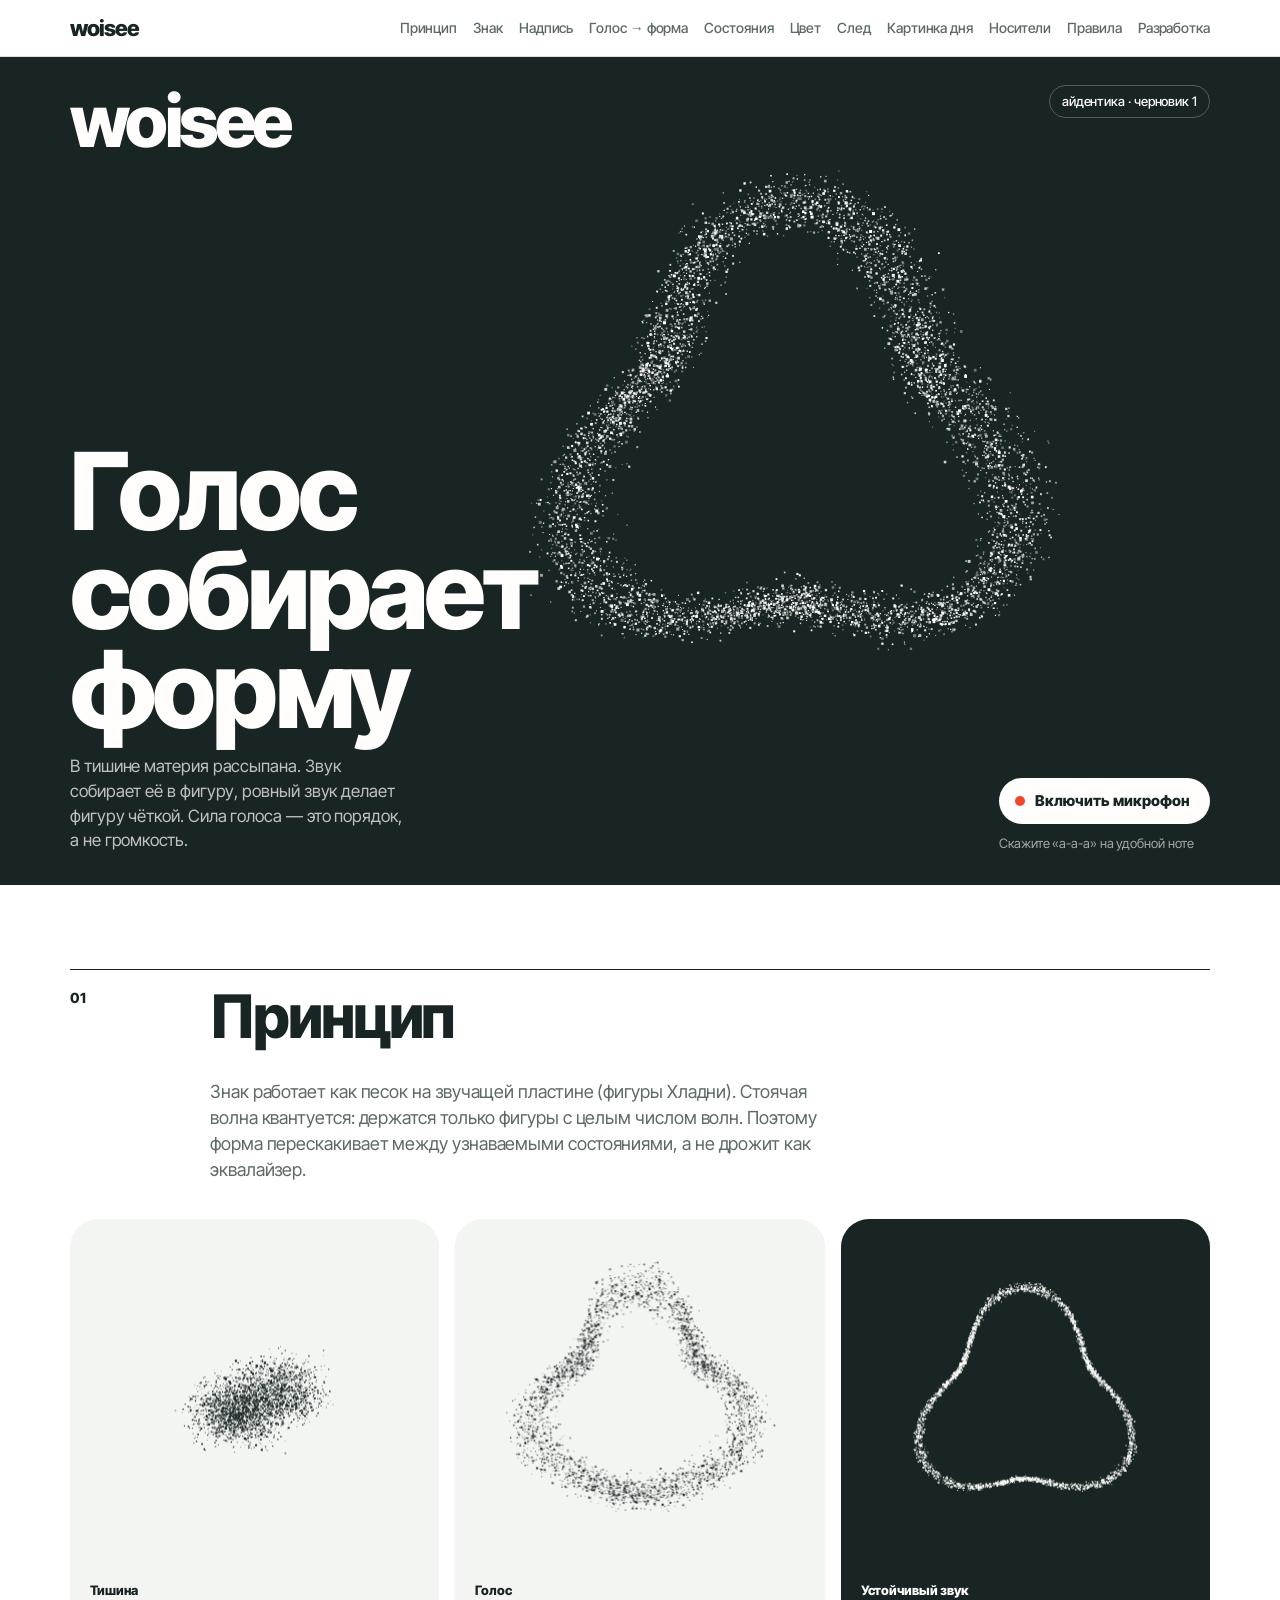
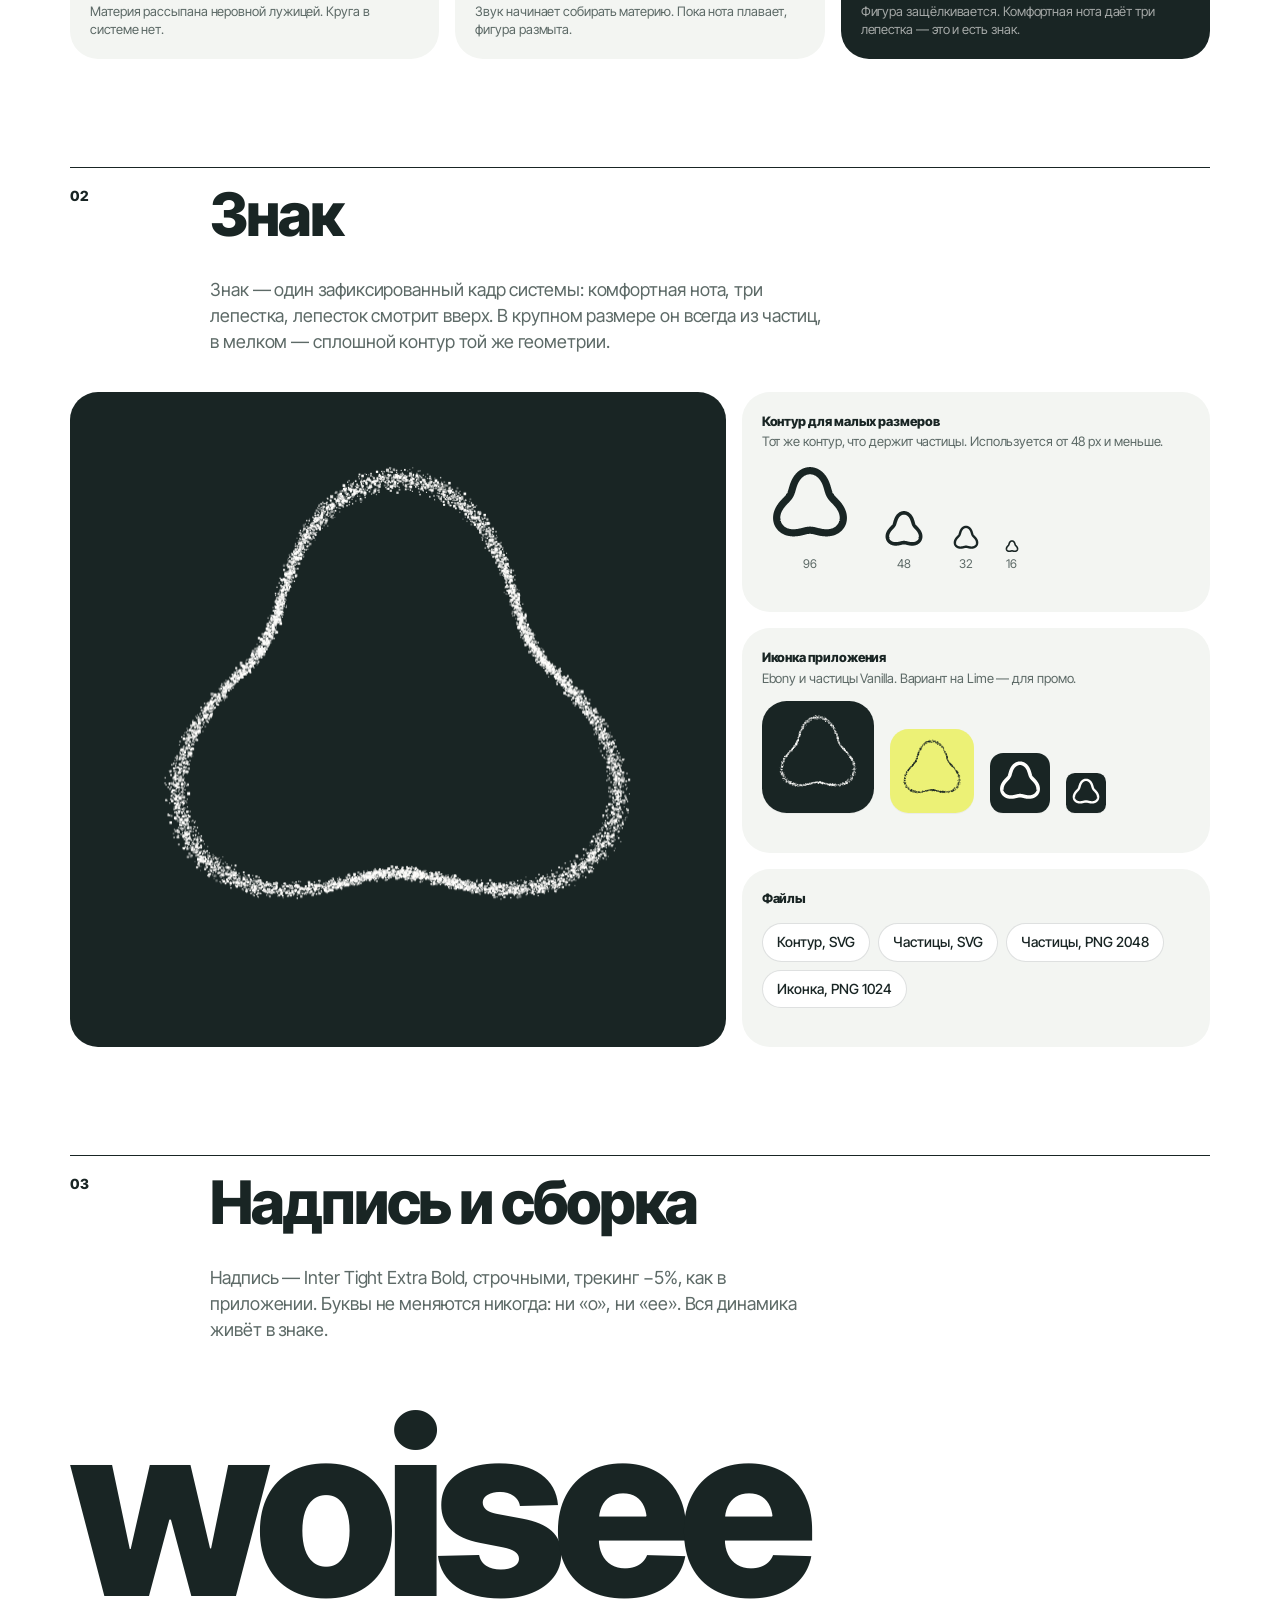
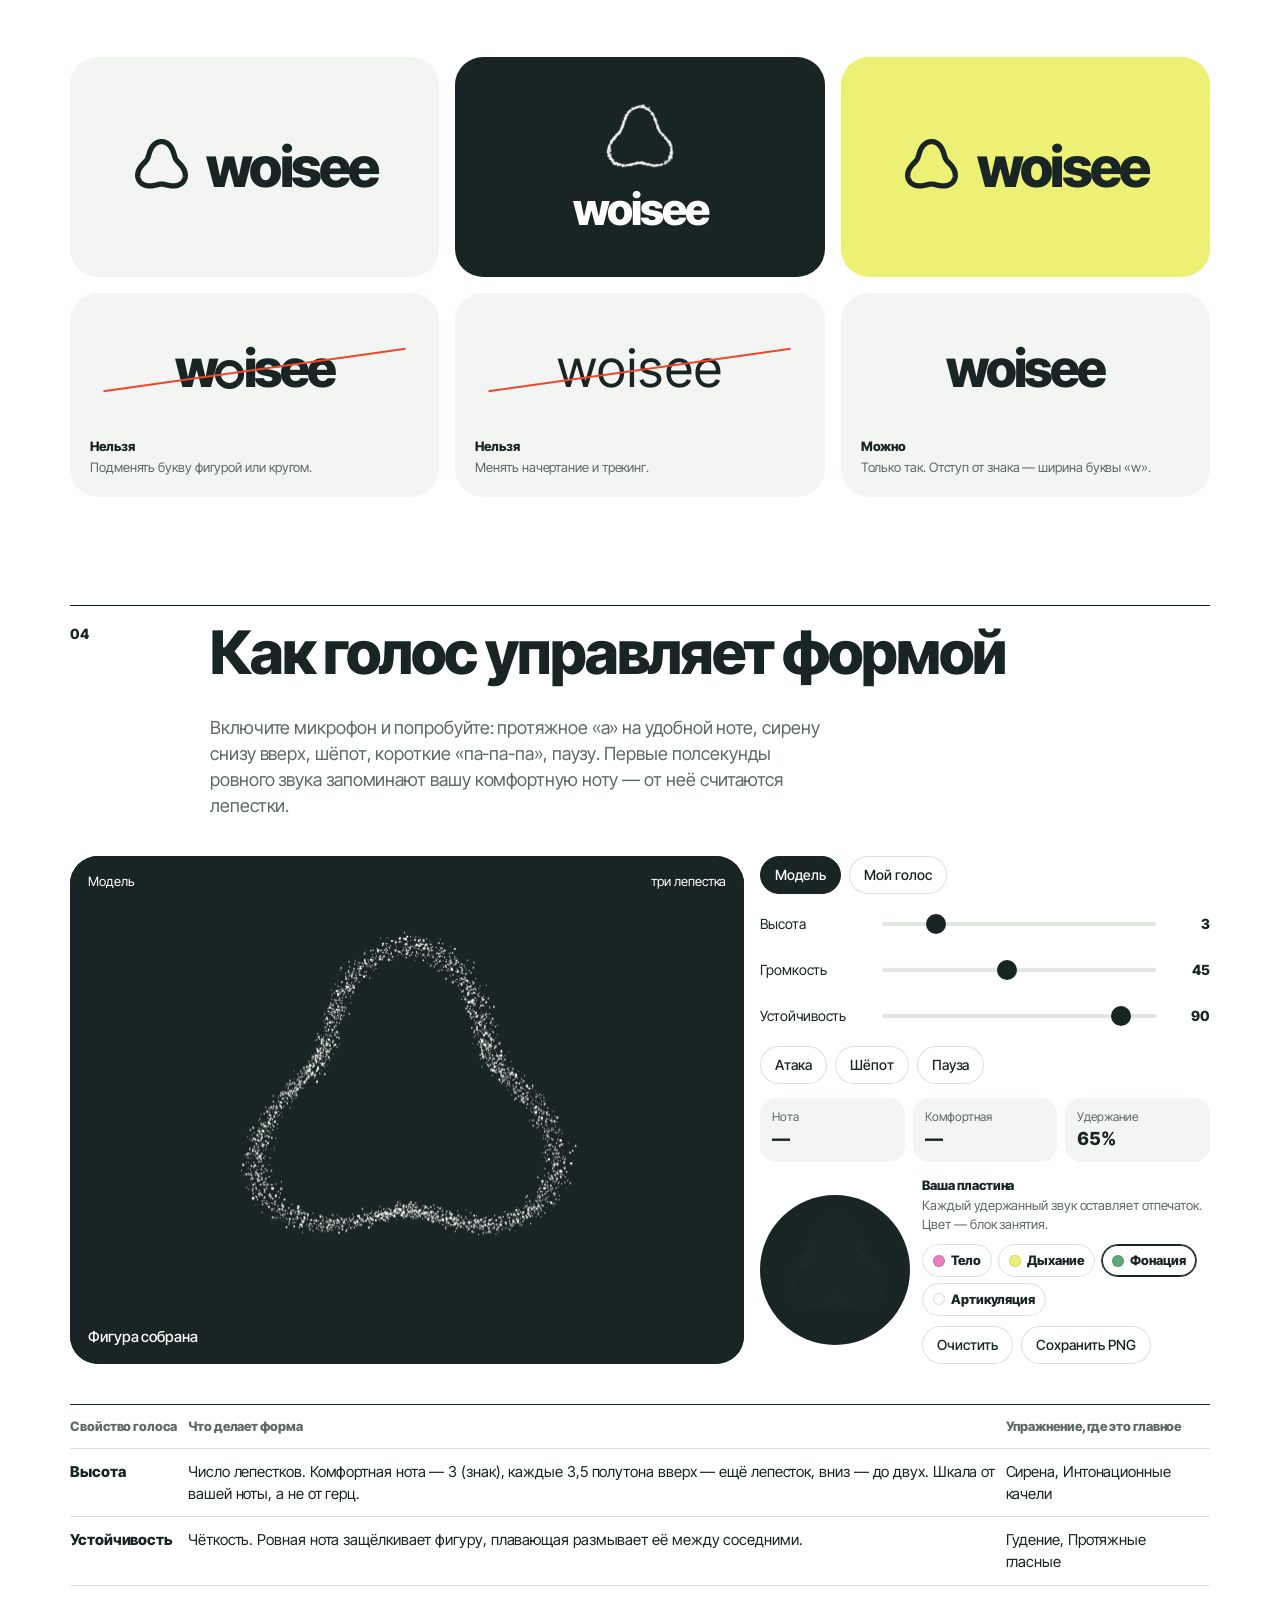
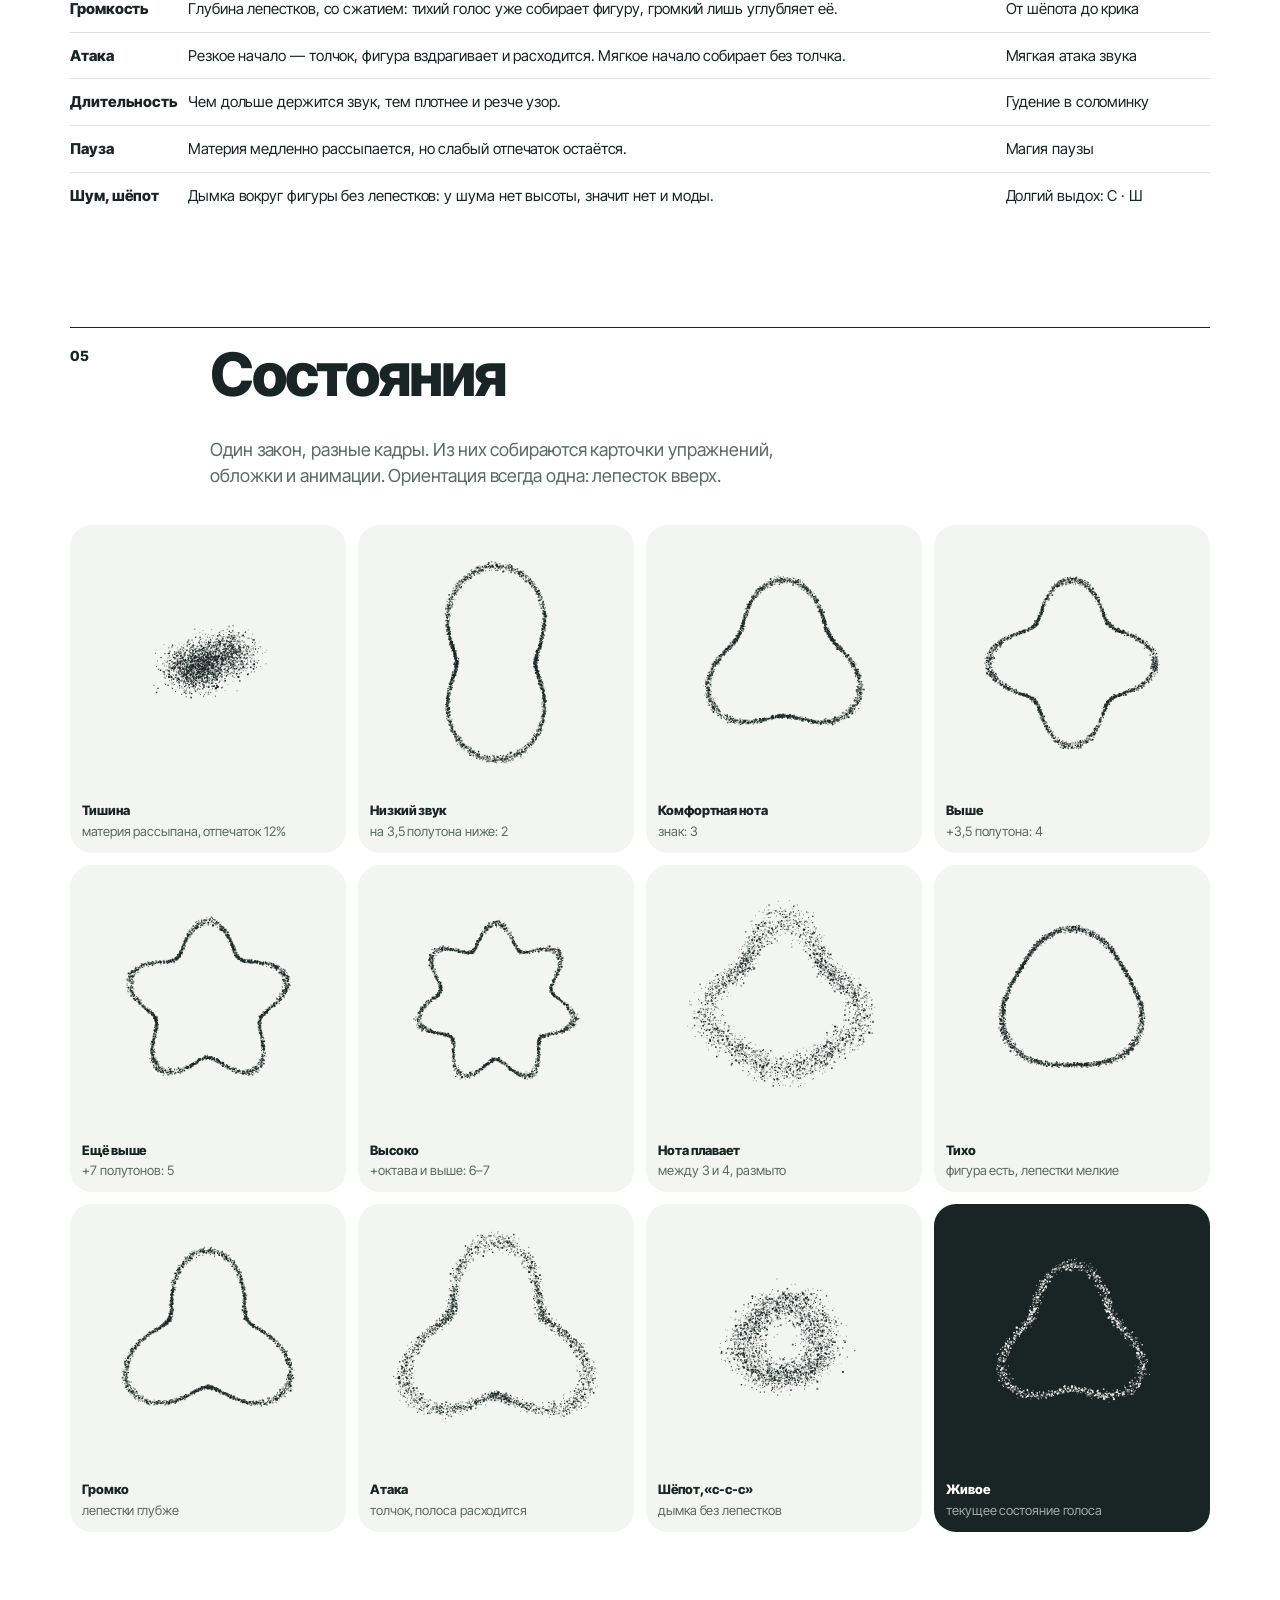
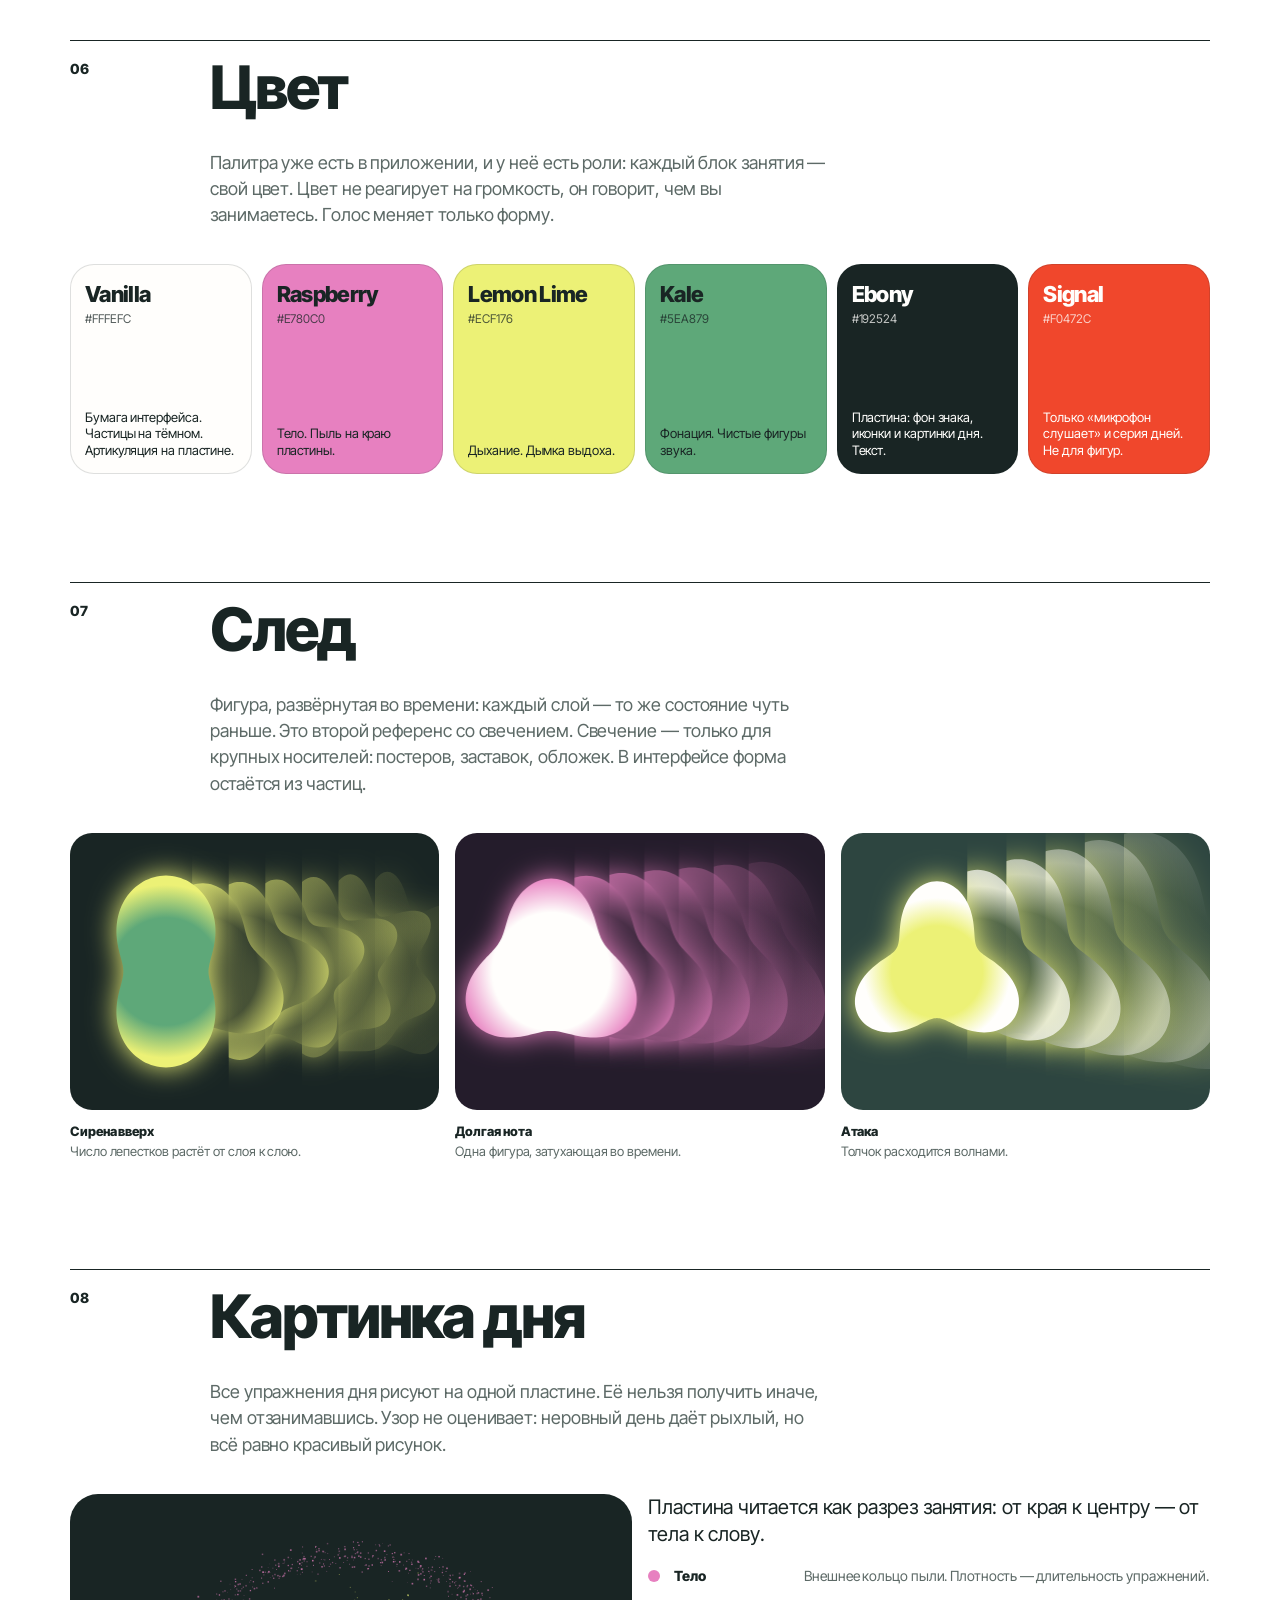
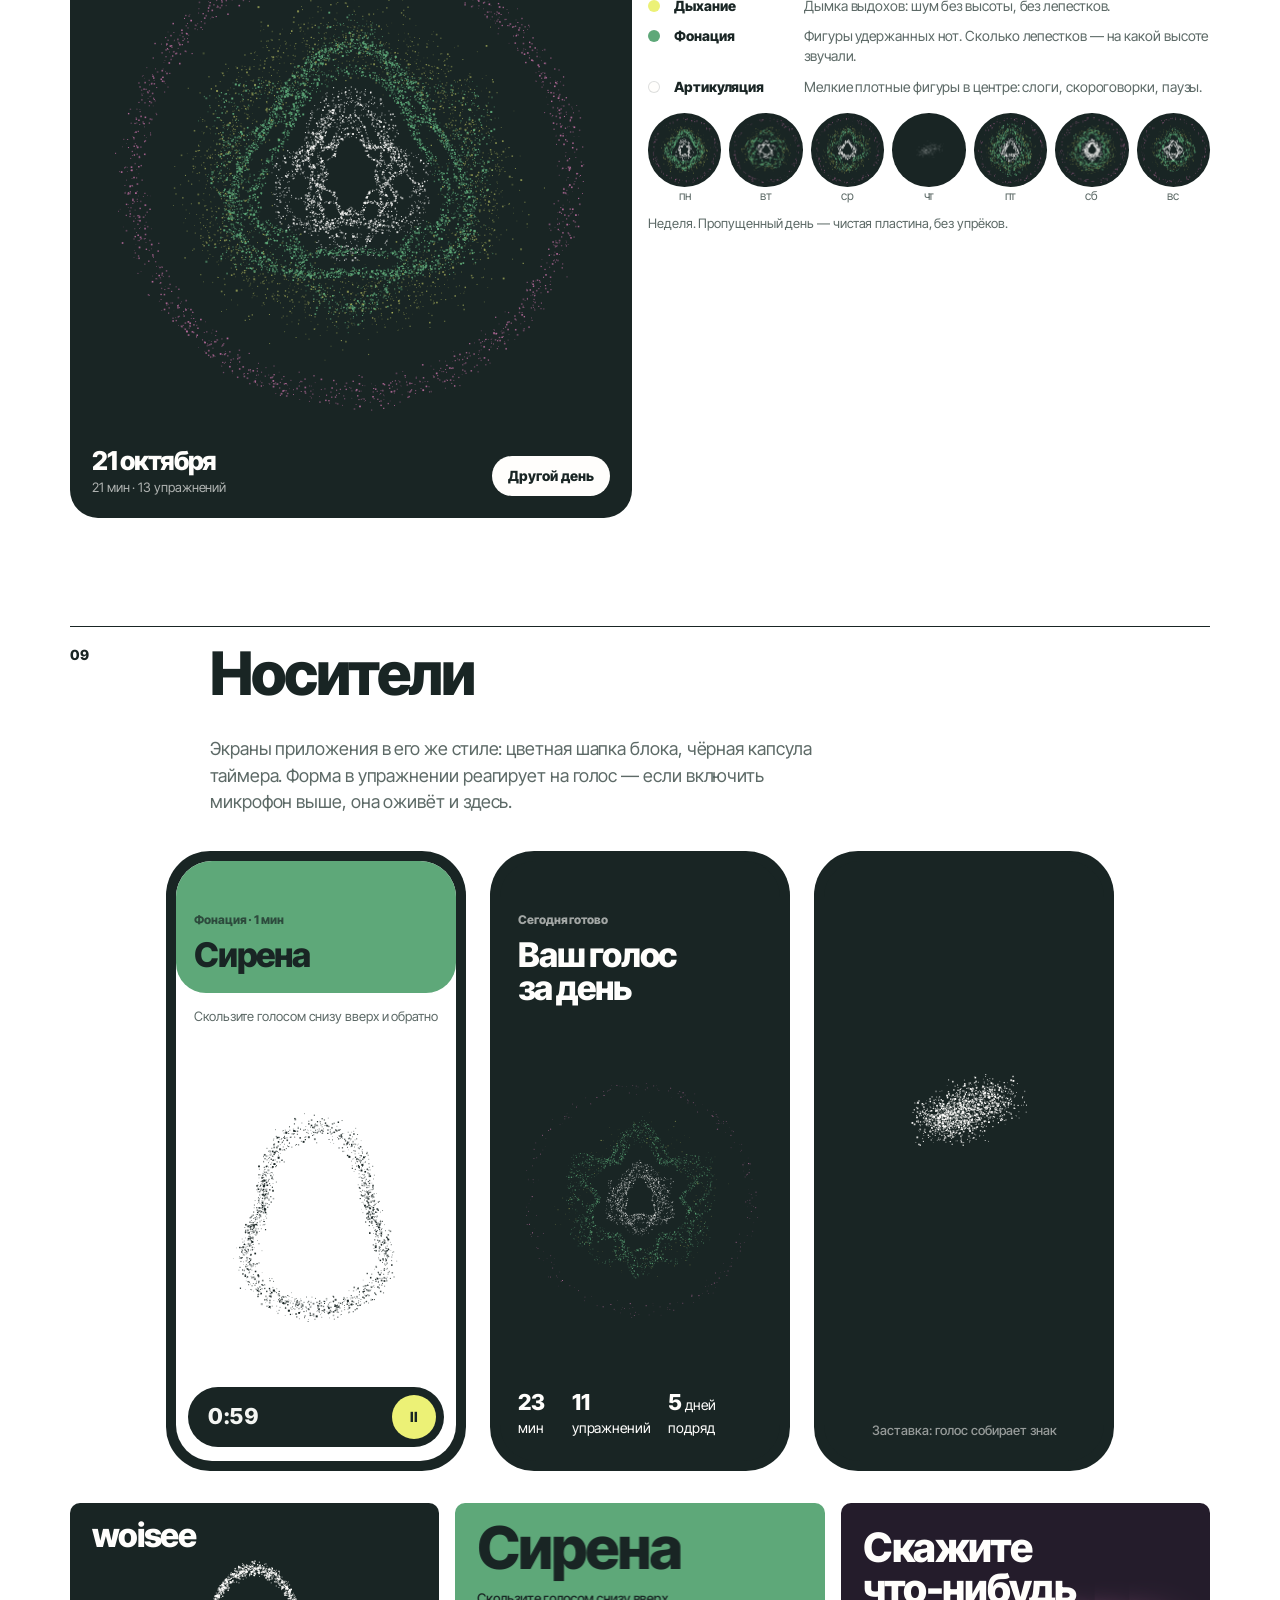
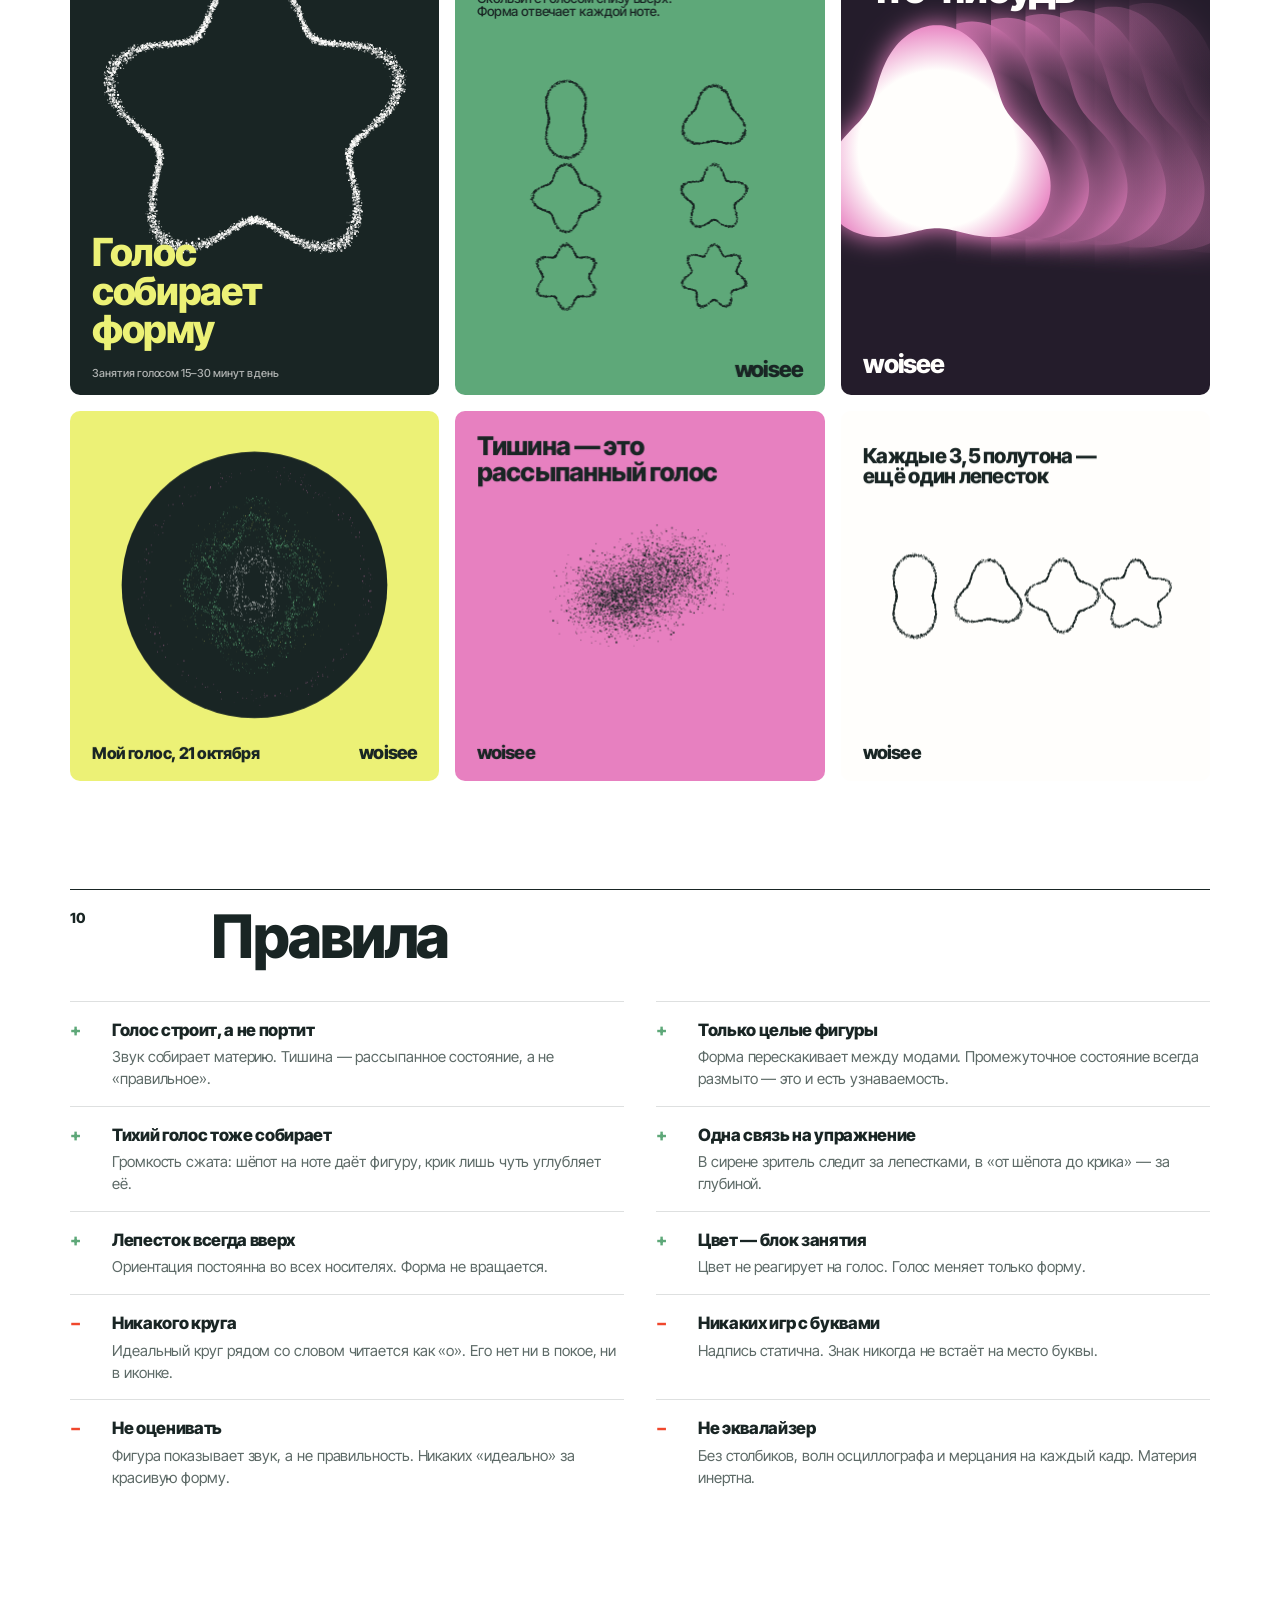
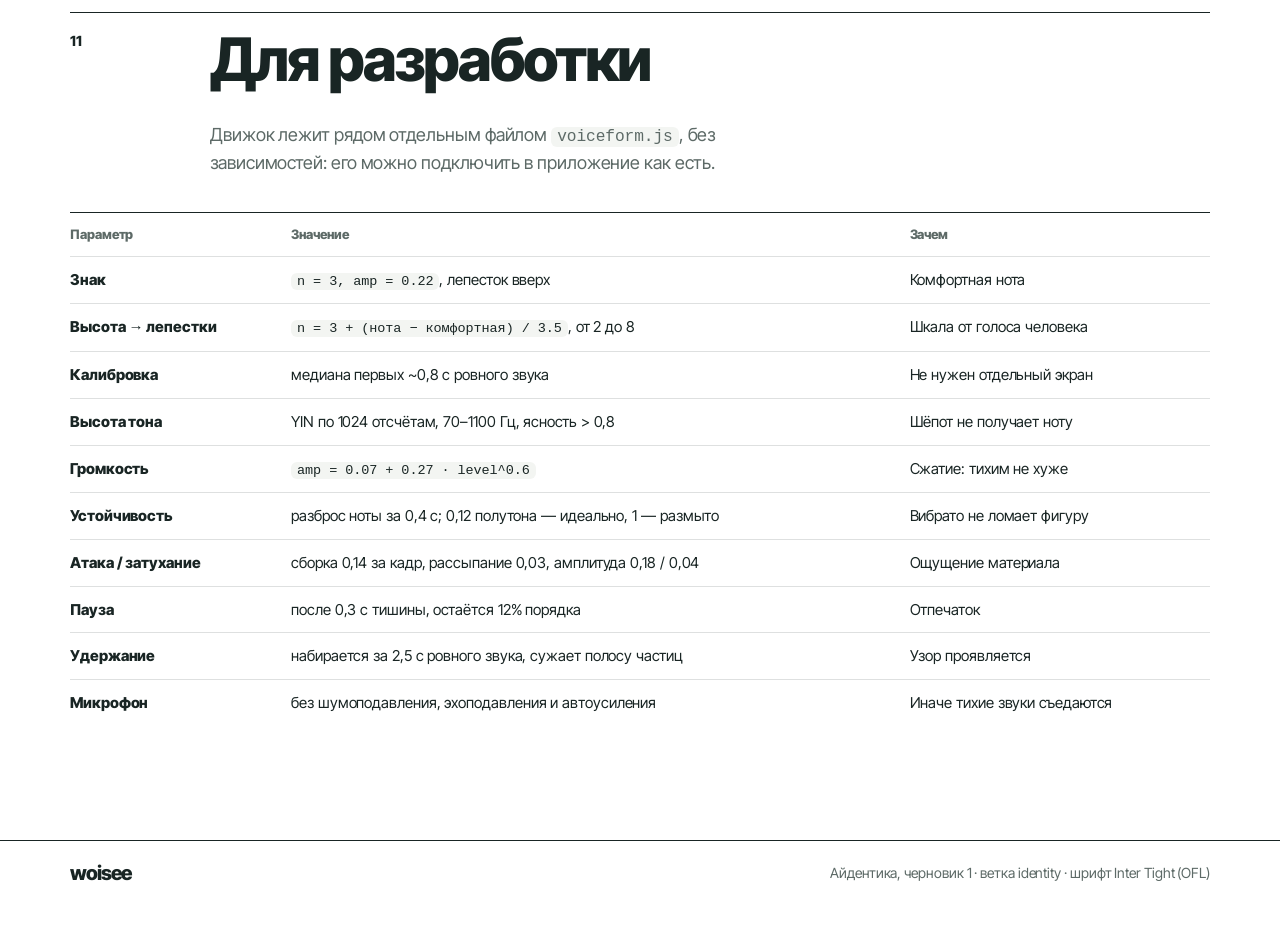
<file: identity/index.html>
<!doctype html>
<html lang="ru">
<head>
<meta charset="utf-8">
<meta name="viewport" content="width=device-width,initial-scale=1,viewport-fit=cover">
<meta name="theme-color" content="#192524">
<meta name="description" content="Айдентика woisee: голос собирает форму">
<title>woisee · айдентика</title>
<link rel="stylesheet" href="fonts.css">
<style>
:root{
  --paper:#FFFFFF; --paper-2:#F3F5F2; --soft:#E1E6E0; --ink:#192524; --muted:#5D6A67; --rule:rgba(25,37,36,.14);
  --signal:#F0472C; --lime:#ECF176; --rasp:#E780C0; --kale:#5EA879; --ebony:#192524; --vanilla:#FFFEFC; --deep:#2D4540;
  --f:"Inter Tight","Helvetica Neue",Helvetica,Arial,system-ui,sans-serif;
  color-scheme:light;
}
*{box-sizing:border-box}
[hidden]{display:none!important}
html{scroll-behavior:smooth}
body{margin:0;background:var(--paper);color:var(--ink);font-family:var(--f);font-size:16px;line-height:1.45;letter-spacing:-.005em;-webkit-tap-highlight-color:transparent}
h1,h2,h3{margin:0;font-weight:800;letter-spacing:-.035em;text-wrap:balance}
p{margin:0}
button{font:inherit;color:inherit;background:none;border:0;cursor:pointer;padding:0}
button:focus-visible,input:focus-visible{outline:2px solid var(--signal);outline-offset:2px}
canvas{display:block}
.wrap{max-width:1180px;margin:0 auto;padding:0 20px}
.num{font-variant-numeric:tabular-nums}
.muted{color:var(--muted)}
.wm{font-weight:800;letter-spacing:-.05em;line-height:1}

/* top */
.top{position:sticky;top:0;z-index:20;background:rgba(255,255,255,.92);backdrop-filter:blur(10px);-webkit-backdrop-filter:blur(10px);border-bottom:1px solid var(--rule)}
.top .wrap{display:flex;align-items:center;gap:18px;height:56px}
.top .wm{font-size:22px}
.top nav{display:flex;gap:16px;overflow-x:auto;scrollbar-width:none;font-size:14px;font-weight:500;color:var(--muted);margin-left:auto}
.top nav::-webkit-scrollbar{display:none}
.top nav a{color:inherit;text-decoration:none;white-space:nowrap}
.top nav a:hover{color:var(--ink)}

/* hero */
.hero{position:relative;background:var(--ebony);color:var(--vanilla);min-height:min(92vh,860px);overflow:hidden}
.hero canvas{position:absolute;inset:0;width:100%;height:100%}
.hero .wrap{position:relative;min-height:min(92vh,860px);display:flex;flex-direction:column;justify-content:space-between;padding-top:28px;padding-bottom:32px;pointer-events:none}
.hero .wrap>*{pointer-events:auto}
.hero-top{display:flex;justify-content:space-between;align-items:flex-start;gap:16px}
.hero-top .wm{font-size:clamp(40px,7vw,72px)}
.tag{font-size:13px;font-weight:500;border:1px solid rgba(255,254,252,.25);border-radius:99px;padding:6px 12px;white-space:nowrap}
.hero h1{font-size:clamp(44px,8.4vw,112px);line-height:.92;max-width:9ch}
.hero-bot{display:flex;justify-content:space-between;align-items:flex-end;gap:24px;flex-wrap:wrap}
.hero-bot p{max-width:34ch;font-size:17px;color:rgba(255,254,252,.72);margin-top:16px}
.hero-read{font-size:13px;color:rgba(255,254,252,.6);min-height:18px;margin-top:10px}

/* capsule buttons (как таймер в приложении) */
.cap{display:inline-flex;align-items:center;gap:10px;border-radius:99px;padding:12px 20px 12px 16px;font-weight:600;font-size:15px;background:var(--ink);color:var(--paper-2);transition:transform .15s}
.cap:active{transform:scale(.98)}
.cap i{width:10px;height:10px;border-radius:50%;background:var(--signal);display:block}
.cap.light{background:var(--vanilla);color:var(--ink)}
.cap.on i{animation:pulse 1.1s infinite}
@keyframes pulse{50%{opacity:.25}}
.btn{display:inline-flex;align-items:center;gap:6px;border:1px solid var(--rule);border-radius:99px;padding:8px 14px;font-size:14px;font-weight:500;background:var(--paper)}
.btn:hover{border-color:rgba(25,37,36,.4)}
.btn.sel{background:var(--ink);color:var(--paper);border-color:var(--ink)}

/* sections */
section.s{padding-top:84px;padding-bottom:24px}
.sh{display:grid;grid-template-columns:120px 1fr;gap:20px;border-top:1px solid var(--ink);padding-top:18px;margin-bottom:36px}
.sh .no{font-size:14px;font-weight:600}
.sh h2{font-size:clamp(34px,5vw,60px);line-height:.95}
.sh p{grid-column:2;max-width:62ch;font-size:18px;color:var(--muted);margin-top:14px}
@media (max-width:700px){.sh{grid-template-columns:1fr;gap:10px}.sh p{grid-column:1}}
.grid{display:grid;gap:16px}
.g2{grid-template-columns:repeat(2,minmax(0,1fr))}
.g3{grid-template-columns:repeat(3,minmax(0,1fr))}
.g4{grid-template-columns:repeat(4,minmax(0,1fr))}
@media (max-width:900px){.g4{grid-template-columns:repeat(2,minmax(0,1fr))}.g3{grid-template-columns:repeat(2,minmax(0,1fr))}}
@media (max-width:600px){.g2,.g3{grid-template-columns:1fr}}
.card{background:var(--paper-2);border-radius:28px;padding:20px;position:relative;overflow:hidden}
.card.dark{background:var(--ebony);color:var(--vanilla)}
.cap-t{font-size:13px;font-weight:600;margin-top:12px}
.cap-d{font-size:13px;color:var(--muted);margin-top:2px}
.dark .cap-d{color:rgba(255,254,252,.6)}
.sq{aspect-ratio:1/1;width:100%}
.lead{font-size:20px;line-height:1.35;max-width:46ch}

/* principle */
.trio .card canvas{aspect-ratio:1/1;width:100%}
.arrow{font-size:28px;font-weight:300}

/* mark */
.mark-big{display:grid;grid-template-columns:1.4fr 1fr;gap:16px}
@media (max-width:900px){.mark-big{grid-template-columns:1fr}}
.sizes{display:flex;align-items:flex-end;gap:22px;flex-wrap:wrap;margin-top:8px}
.sizes figure{margin:0;text-align:center;font-size:12px;color:var(--muted)}
.icons{display:flex;gap:16px;flex-wrap:wrap;align-items:flex-end}
.icon{border-radius:22%;overflow:hidden;box-shadow:0 1px 0 rgba(0,0,0,.04)}
.dl{display:flex;gap:8px;flex-wrap:wrap;margin-top:16px}

/* wordmark */
.wm-hero{font-size:clamp(84px,19vw,240px);padding:10px 0 0}
.lockups .card{display:flex;align-items:center;justify-content:center;min-height:220px}
.lock-h{display:flex;align-items:center;gap:.28em;font-size:56px}
.lock-v{display:flex;flex-direction:column;align-items:center;gap:.2em;font-size:44px}
.lock-h canvas{width:1.05em;height:1.05em}
.lock-v canvas{width:1.7em;height:1.7em}
.dont{position:relative}
.dont::after{content:"";position:absolute;left:12px;right:12px;top:50%;border-top:2px solid var(--signal);transform:rotate(-8deg)}

/* lab */
.lab{display:grid;grid-template-columns:1.5fr 1fr;gap:16px}
@media (max-width:900px){.lab{grid-template-columns:1fr}}
.lab-stage{background:var(--ebony);border-radius:28px;position:relative;overflow:hidden;min-height:440px}
.lab-stage canvas{position:absolute;inset:0;width:100%;height:100%}
.lab-stage .over{position:absolute;left:18px;right:18px;top:16px;display:flex;justify-content:space-between;gap:10px;color:var(--vanilla);font-size:13px;pointer-events:none}
.lab-stage .over b{font-weight:600}
.lab-stage .state{position:absolute;left:18px;bottom:16px;right:18px;color:var(--vanilla);font-size:15px;font-weight:500}
.panel{display:flex;flex-direction:column;gap:14px}
.modes{display:flex;gap:8px;flex-wrap:wrap}
.ctrl{display:grid;grid-template-columns:110px 1fr 46px;align-items:center;gap:10px;font-size:14px}
.ctrl span:last-child{text-align:right;font-weight:600}
input[type=range]{-webkit-appearance:none;appearance:none;width:100%;height:28px;background:transparent}
input[type=range]::-webkit-slider-runnable-track{height:4px;border-radius:2px;background:var(--soft)}
input[type=range]::-moz-range-track{height:4px;border-radius:2px;background:var(--soft)}
input[type=range]::-webkit-slider-thumb{-webkit-appearance:none;width:20px;height:20px;border-radius:50%;background:var(--ink);margin-top:-8px}
input[type=range]::-moz-range-thumb{width:20px;height:20px;border:0;border-radius:50%;background:var(--ink)}
input[type=range]:disabled{opacity:.55}
.reads{display:grid;grid-template-columns:repeat(3,minmax(0,1fr));gap:8px}
.read{background:var(--paper-2);border-radius:16px;padding:10px 12px}
.read small{display:block;font-size:12px;color:var(--muted)}
.read b{font-size:18px;font-weight:700;letter-spacing:-.02em}
.plate-box{display:grid;grid-template-columns:150px 1fr;gap:12px;align-items:center}
.plate-box canvas{width:150px;height:150px;border-radius:50%}
.chips{display:flex;gap:6px;flex-wrap:wrap}
.chip{display:inline-flex;align-items:center;gap:6px;border-radius:99px;padding:6px 10px;font-size:13px;font-weight:600;border:1px solid var(--rule)}
.chip i{width:12px;height:12px;border-radius:50%;display:block;border:1px solid rgba(0,0,0,.12)}
.chip.sel{border-color:var(--ink);box-shadow:inset 0 0 0 1px var(--ink)}
.note{font-size:13px;color:var(--muted)}

table{width:100%;border-collapse:collapse;font-size:15px}
th,td{text-align:left;padding:12px 10px 12px 0;border-top:1px solid var(--rule);vertical-align:top}
th{font-size:13px;font-weight:600;color:var(--muted);border-top:1px solid var(--ink)}
td:first-child{font-weight:700;white-space:nowrap}
.tbl{overflow-x:auto}

/* states */
.states{display:grid;grid-template-columns:repeat(4,minmax(0,1fr));gap:12px}
@media (max-width:900px){.states{grid-template-columns:repeat(3,minmax(0,1fr))}}
@media (max-width:600px){.states{grid-template-columns:repeat(2,minmax(0,1fr))}}
.st{background:var(--paper-2);border-radius:22px;padding:12px}
.st canvas{width:100%;aspect-ratio:1/1}
.st.live{background:var(--ebony);color:var(--vanilla)}
.st.live .cap-d{color:rgba(255,254,252,.6)}

/* palette */
.pal{display:grid;grid-template-columns:repeat(6,minmax(0,1fr));gap:10px}
@media (max-width:900px){.pal{grid-template-columns:repeat(3,minmax(0,1fr))}}
@media (max-width:520px){.pal{grid-template-columns:repeat(2,minmax(0,1fr))}}
.sw{border-radius:24px;padding:14px;min-height:210px;display:flex;flex-direction:column;justify-content:space-between;border:1px solid var(--rule)}
.sw b{font-size:22px;font-weight:800;letter-spacing:-.03em}
.sw small{display:block;font-size:12px;opacity:.75;line-height:1.35}
.sw p{font-size:13px;line-height:1.3}

/* trail + day */
.trails canvas{width:100%;aspect-ratio:4/3;border-radius:22px}
.day{display:grid;grid-template-columns:1fr 1fr;gap:16px;align-items:start}
@media (max-width:900px){.day{grid-template-columns:1fr}}
.day-plate{background:var(--ebony);border-radius:28px;padding:22px;color:var(--vanilla)}
.day-plate canvas{width:100%;aspect-ratio:1/1}
.week{display:grid;grid-template-columns:repeat(7,minmax(0,1fr));gap:8px;margin-top:16px}
.week figure{margin:0;text-align:center;font-size:12px;color:var(--muted)}
.week canvas{width:100%;aspect-ratio:1/1;border-radius:50%;background:var(--ebony)}
.legend{display:flex;flex-direction:column;gap:10px;margin-top:18px}
.legend div{display:grid;grid-template-columns:16px 120px 1fr;gap:10px;align-items:baseline;font-size:14px}
.legend i{width:12px;height:12px;border-radius:50%;display:block;transform:translateY(1px)}

/* media */
.phones{display:flex;gap:24px;flex-wrap:wrap;justify-content:center}
.phone{width:300px;height:620px;border-radius:44px;background:var(--ink);padding:10px;flex:0 0 auto}
.scr{width:100%;height:100%;border-radius:36px;overflow:hidden;background:var(--paper);position:relative;display:flex;flex-direction:column}
.scr .head{border-radius:0 0 30px 30px;padding:46px 18px 22px}
.scr .head small{font-size:12px;font-weight:600;opacity:.7}
.scr .head h3{font-size:34px;line-height:.98;margin-top:8px}
.scr .body{flex:1;position:relative}
.scr .body canvas{position:absolute;inset:0;width:100%;height:100%}
.scr .cap{position:absolute;left:12px;right:12px;bottom:14px;justify-content:space-between;padding:8px 8px 8px 20px;font-size:14px}
.scr .cap .t{font-size:22px;font-weight:700}
.scr .cap .pl{width:44px;height:44px;border-radius:50%;background:var(--lime);display:grid;place-items:center;color:var(--ink);font-size:14px}
.scr .hint{position:absolute;left:18px;right:18px;top:14px;font-size:13px;color:var(--muted)}
.posters{display:grid;grid-template-columns:repeat(3,minmax(0,1fr));gap:16px;margin-top:32px}
@media (max-width:900px){.posters{grid-template-columns:repeat(2,minmax(0,1fr))}}
@media (max-width:600px){.posters{grid-template-columns:1fr}}
.posters canvas{width:100%;aspect-ratio:3/4;border-radius:10px}
.socials{display:grid;grid-template-columns:repeat(3,minmax(0,1fr));gap:16px;margin-top:16px}
@media (max-width:600px){.socials{grid-template-columns:1fr}}
.socials canvas{width:100%;aspect-ratio:1/1;border-radius:10px}

/* rules */
.rules{display:grid;grid-template-columns:repeat(2,minmax(0,1fr));gap:0 32px}
@media (max-width:700px){.rules{grid-template-columns:1fr}}
.rule-i{border-top:1px solid var(--rule);padding:16px 0;display:grid;grid-template-columns:34px 1fr;gap:8px}
.rule-i b{display:block;font-size:17px;font-weight:700;letter-spacing:-.02em}
.rule-i p{font-size:15px;color:var(--muted);margin-top:4px}
.rule-i .k{font-weight:800;font-size:17px}
.rule-i .k.y{color:var(--kale)} .rule-i .k.n{color:var(--signal)}

code{font-family:ui-monospace,SFMono-Regular,Menlo,monospace;font-size:.9em;background:var(--paper-2);padding:1px 6px;border-radius:6px}
footer{border-top:1px solid var(--ink);margin-top:90px;padding:22px 0 60px;font-size:14px;color:var(--muted)}
footer .wrap{display:flex;justify-content:space-between;gap:16px;flex-wrap:wrap}
.err{color:var(--signal);font-size:13px}
</style>
</head>
<body>

<header class="top">
  <div class="wrap">
    <span class="wm">woisee</span>
    <nav>
      <a href="#principle">Принцип</a><a href="#mark">Знак</a><a href="#word">Надпись</a><a href="#lab">Голос → форма</a>
      <a href="#states">Состояния</a><a href="#color">Цвет</a><a href="#trail">След</a><a href="#day">Картинка дня</a>
      <a href="#media">Носители</a><a href="#rules">Правила</a><a href="#dev">Разработка</a>
    </nav>
  </div>
</header>

<!-- HERO -->
<section class="hero" id="hero">
  <canvas id="heroCv" aria-hidden="true"></canvas>
  <div class="wrap">
    <div class="hero-top">
      <span class="wm">woisee</span>
      <span class="tag">айдентика · черновик 1</span>
    </div>
    <div class="hero-bot">
      <div>
        <h1>Голос собирает форму</h1>
        <p>В тишине материя рассыпана. Звук собирает её в фигуру, ровный звук делает фигуру чёткой. Сила голоса — это порядок, а не громкость.</p>
      </div>
      <div>
        <button class="cap light micBtn" type="button"><i></i><span>Включить микрофон</span></button>
        <div class="hero-read" id="heroRead">Скажите «а-а-а» на удобной ноте</div>
      </div>
    </div>
  </div>
</section>

<main>
<!-- 01 PRINCIPLE -->
<section class="s wrap" id="principle">
  <div class="sh"><span class="no">01</span><h2>Принцип</h2>
    <p>Знак работает как песок на звучащей пластине (фигуры Хладни). Стоячая волна квантуется: держатся только фигуры с целым числом волн. Поэтому форма перескакивает между узнаваемыми состояниями, а не дрожит как эквалайзер.</p></div>
  <div class="grid g3 trio">
    <div class="card"><canvas data-static="silence"></canvas><div class="cap-t">Тишина</div><div class="cap-d">Материя рассыпана неровной лужицей. Круга в системе нет.</div></div>
    <div class="card"><canvas data-static="unstable"></canvas><div class="cap-t">Голос</div><div class="cap-d">Звук начинает собирать материю. Пока нота плавает, фигура размыта.</div></div>
    <div class="card dark"><canvas data-static="mark" data-color="vanilla"></canvas><div class="cap-t">Устойчивый звук</div><div class="cap-d">Фигура защёлкивается. Комфортная нота даёт три лепестка — это и есть знак.</div></div>
  </div>
</section>

<!-- 02 MARK -->
<section class="s wrap" id="mark">
  <div class="sh"><span class="no">02</span><h2>Знак</h2>
    <p>Знак — один зафиксированный кадр системы: комфортная нота, три лепестка, лепесток смотрит вверх. В крупном размере он всегда из частиц, в мелком — сплошной контур той же геометрии.</p></div>
  <div class="mark-big">
    <div class="card dark" style="padding:0"><canvas id="markBig" class="sq" aria-label="Знак woisee из частиц"></canvas></div>
    <div class="grid" style="gap:16px">
      <div class="card">
        <div class="cap-t" style="margin-top:0">Контур для малых размеров</div>
        <div class="cap-d">Тот же контур, что держит частицы. Используется от 48 px и меньше.</div>
        <div class="sizes">
          <figure><canvas data-solid="96" width="96" height="96"></canvas>96</figure>
          <figure><canvas data-solid="48"></canvas>48</figure>
          <figure><canvas data-solid="32"></canvas>32</figure>
          <figure><canvas data-solid="16"></canvas>16</figure>
        </div>
      </div>
      <div class="card">
        <div class="cap-t" style="margin-top:0">Иконка приложения</div>
        <div class="cap-d">Ebony и частицы Vanilla. Вариант на Lime — для промо.</div>
        <div class="icons" style="margin-top:14px">
          <canvas class="icon" data-icon="stipple" style="width:112px;height:112px"></canvas>
          <canvas class="icon" data-icon="lime" style="width:84px;height:84px"></canvas>
          <canvas class="icon" data-icon="solid" style="width:60px;height:60px"></canvas>
          <canvas class="icon" data-icon="solid" style="width:40px;height:40px"></canvas>
        </div>
      </div>
      <div class="card">
        <div class="cap-t" style="margin-top:0">Файлы</div>
        <div class="dl">
          <button class="btn" data-dl="mark-solid-svg">Контур, SVG</button>
          <button class="btn" data-dl="mark-dots-svg">Частицы, SVG</button>
          <button class="btn" data-dl="mark-png">Частицы, PNG 2048</button>
          <button class="btn" data-dl="icon-png">Иконка, PNG 1024</button>
        </div>
      </div>
    </div>
  </div>
</section>

<!-- 03 WORDMARK -->
<section class="s wrap" id="word">
  <div class="sh"><span class="no">03</span><h2>Надпись и сборка</h2>
    <p>Надпись — Inter Tight Extra Bold, строчными, трекинг −5%, как в приложении. Буквы не меняются никогда: ни «o», ни «ee». Вся динамика живёт в знаке.</p></div>
  <div class="wm wm-hero">woisee</div>
  <div class="grid g3 lockups" style="margin-top:28px">
    <div class="card"><div class="lock-h wm"><canvas data-lock="ink"></canvas>woisee</div></div>
    <div class="card dark"><div class="lock-v wm"><canvas data-lock="vanilla"></canvas>woisee</div></div>
    <div class="card" style="background:var(--lime)"><div class="lock-h wm"><canvas data-lock="ink"></canvas>woisee</div></div>
  </div>
  <div class="grid g3" style="margin-top:16px">
    <div class="card"><div class="wm dont" style="font-size:52px;text-align:center;padding:30px 0">w<span style="display:inline-block;width:.55em;height:.55em;border:.12em solid var(--ink);border-radius:50%;vertical-align:-.02em"></span>isee</div><div class="cap-t">Нельзя</div><div class="cap-d">Подменять букву фигурой или кругом.</div></div>
    <div class="card"><div class="wm dont" style="font-size:52px;text-align:center;padding:30px 0;letter-spacing:.02em;font-weight:400">woisee</div><div class="cap-t">Нельзя</div><div class="cap-d">Менять начертание и трекинг.</div></div>
    <div class="card"><div class="wm" style="font-size:52px;text-align:center;padding:30px 0">woisee</div><div class="cap-t">Можно</div><div class="cap-d">Только так. Отступ от знака — ширина буквы «w».</div></div>
  </div>
</section>

<!-- 04 LAB -->
<section class="s wrap" id="lab">
  <div class="sh"><span class="no">04</span><h2>Как голос управляет формой</h2>
    <p>Включите микрофон и попробуйте: протяжное «а» на удобной ноте, сирену снизу вверх, шёпот, короткие «па-па-па», паузу. Первые полсекунды ровного звука запоминают вашу комфортную ноту — от неё считаются лепестки.</p></div>
  <div class="lab">
    <div class="lab-stage">
      <canvas id="labCv" aria-label="Живая форма"></canvas>
      <div class="over"><span id="labMode">Модель</span><span id="labN"></span></div>
      <div class="state" id="labState"></div>
    </div>
    <div class="panel">
      <div class="modes">
        <button class="btn sel" id="mModel" type="button">Модель</button>
        <button class="btn micBtn2" id="mVoice" type="button">Мой голос</button>
        <button class="btn" id="mCal" type="button" hidden>Заново найти ноту</button>
      </div>
      <div class="err" id="micErr" hidden></div>
      <div class="ctrl"><label for="sP">Высота</label><input id="sP" type="range" min="0" max="100" step="1" value="17"><span id="oP">3</span></div>
      <div class="ctrl"><label for="sL">Громкость</label><input id="sL" type="range" min="0" max="100" step="1" value="45"><span id="oL">45</span></div>
      <div class="ctrl"><label for="sS">Устойчивость</label><input id="sS" type="range" min="0" max="100" step="1" value="90"><span id="oS">90</span></div>
      <div class="modes" id="modelBtns">
        <button class="btn" id="bKick" type="button">Атака</button>
        <button class="btn" id="bNoise" type="button">Шёпот</button>
        <button class="btn" id="bSil" type="button">Пауза</button>
      </div>
      <div class="reads">
        <div class="read"><small>Нота</small><b class="num" id="rNote">—</b></div>
        <div class="read"><small>Комфортная</small><b class="num" id="rRef">—</b></div>
        <div class="read"><small>Удержание</small><b class="num" id="rHold">—</b></div>
      </div>
      <div class="plate-box">
        <canvas id="labPlate" width="300" height="300"></canvas>
        <div>
          <div class="cap-t" style="margin-top:0">Ваша пластина</div>
          <div class="cap-d" style="margin-bottom:10px">Каждый удержанный звук оставляет отпечаток. Цвет — блок занятия.</div>
          <div class="chips" id="blockChips">
            <button class="chip" data-c="rasp" type="button"><i style="background:var(--rasp)"></i>Тело</button>
            <button class="chip" data-c="lime" type="button"><i style="background:var(--lime)"></i>Дыхание</button>
            <button class="chip sel" data-c="kale" type="button"><i style="background:var(--kale)"></i>Фонация</button>
            <button class="chip" data-c="vanilla" type="button"><i style="background:var(--vanilla)"></i>Артикуляция</button>
          </div>
          <div class="dl" style="margin-top:10px"><button class="btn" id="plClear" type="button">Очистить</button><button class="btn" id="plSave" type="button">Сохранить PNG</button></div>
        </div>
      </div>
    </div>
  </div>

  <div class="tbl" style="margin-top:40px">
  <table>
    <thead><tr><th>Свойство голоса</th><th>Что делает форма</th><th>Упражнение, где это главное</th></tr></thead>
    <tbody>
      <tr><td>Высота</td><td>Число лепестков. Комфортная нота — 3 (знак), каждые 3,5 полутона вверх — ещё лепесток, вниз — до двух. Шкала от вашей ноты, а не от герц.</td><td>Сирена, Интонационные качели</td></tr>
      <tr><td>Устойчивость</td><td>Чёткость. Ровная нота защёлкивает фигуру, плавающая размывает её между соседними.</td><td>Гудение, Протяжные гласные</td></tr>
      <tr><td>Громкость</td><td>Глубина лепестков, со сжатием: тихий голос уже собирает фигуру, громкий лишь углубляет её.</td><td>От шёпота до крика</td></tr>
      <tr><td>Атака</td><td>Резкое начало — толчок, фигура вздрагивает и расходится. Мягкое начало собирает без толчка.</td><td>Мягкая атака звука</td></tr>
      <tr><td>Длительность</td><td>Чем дольше держится звук, тем плотнее и резче узор.</td><td>Гудение в соломинку</td></tr>
      <tr><td>Пауза</td><td>Материя медленно рассыпается, но слабый отпечаток остаётся.</td><td>Магия паузы</td></tr>
      <tr><td>Шум, шёпот</td><td>Дымка вокруг фигуры без лепестков: у шума нет высоты, значит нет и моды.</td><td>Долгий выдох: С · Ш</td></tr>
    </tbody>
  </table>
  </div>
</section>

<!-- 05 STATES -->
<section class="s wrap" id="states">
  <div class="sh"><span class="no">05</span><h2>Состояния</h2>
    <p>Один закон, разные кадры. Из них собираются карточки упражнений, обложки и анимации. Ориентация всегда одна: лепесток вверх.</p></div>
  <div class="states" id="statesGrid"></div>
</section>

<!-- 06 COLOR -->
<section class="s wrap" id="color">
  <div class="sh"><span class="no">06</span><h2>Цвет</h2>
    <p>Палитра уже есть в приложении, и у неё есть роли: каждый блок занятия — свой цвет. Цвет не реагирует на громкость, он говорит, чем вы занимаетесь. Голос меняет только форму.</p></div>
  <div class="pal">
    <div class="sw" style="background:var(--vanilla)"><div><b>Vanilla</b><small>#FFFEFC</small></div><p>Бумага интерфейса. Частицы на тёмном. Артикуляция на пластине.</p></div>
    <div class="sw" style="background:var(--rasp)"><div><b>Raspberry</b><small>#E780C0</small></div><p>Тело. Пыль на краю пластины.</p></div>
    <div class="sw" style="background:var(--lime)"><div><b>Lemon Lime</b><small>#ECF176</small></div><p>Дыхание. Дымка выдоха.</p></div>
    <div class="sw" style="background:var(--kale)"><div><b>Kale</b><small>#5EA879</small></div><p>Фонация. Чистые фигуры звука.</p></div>
    <div class="sw" style="background:var(--ebony);color:var(--vanilla)"><div><b>Ebony</b><small>#192524</small></div><p>Пластина: фон знака, иконки и картинки дня. Текст.</p></div>
    <div class="sw" style="background:var(--signal);color:var(--vanilla)"><div><b>Signal</b><small>#F0472C</small></div><p>Только «микрофон слушает» и серия дней. Не для фигур.</p></div>
  </div>
</section>

<!-- 07 TRAIL -->
<section class="s wrap" id="trail">
  <div class="sh"><span class="no">07</span><h2>След</h2>
    <p>Фигура, развёрнутая во времени: каждый слой — то же состояние чуть раньше. Это второй референс со свечением. Свечение — только для крупных носителей: постеров, заставок, обложек. В интерфейсе форма остаётся из частиц.</p></div>
  <div class="grid g3 trails">
    <div><canvas data-trail="0"></canvas><div class="cap-t">Сирена вверх</div><div class="cap-d">Число лепестков растёт от слоя к слою.</div></div>
    <div><canvas data-trail="1"></canvas><div class="cap-t">Долгая нота</div><div class="cap-d">Одна фигура, затухающая во времени.</div></div>
    <div><canvas data-trail="2"></canvas><div class="cap-t">Атака</div><div class="cap-d">Толчок расходится волнами.</div></div>
  </div>
</section>

<!-- 08 DAY -->
<section class="s wrap" id="day">
  <div class="sh"><span class="no">08</span><h2>Картинка дня</h2>
    <p>Все упражнения дня рисуют на одной пластине. Её нельзя получить иначе, чем отзанимавшись. Узор не оценивает: неровный день даёт рыхлый, но всё равно красивый рисунок.</p></div>
  <div class="day">
    <div class="day-plate">
      <canvas id="dayCv" aria-label="Картинка дня"></canvas>
      <div style="display:flex;justify-content:space-between;align-items:flex-end;margin-top:14px;gap:10px">
        <div><div class="wm" style="font-size:26px">21 октября</div><div style="font-size:13px;opacity:.65;margin-top:4px" id="dayMeta"></div></div>
        <button class="cap light" id="dayNext" type="button" style="padding:10px 16px;font-size:14px">Другой день</button>
      </div>
    </div>
    <div>
      <p class="lead">Пластина читается как разрез занятия: от края к центру — от тела к слову.</p>
      <div class="legend">
        <div><i style="background:var(--rasp)"></i><b>Тело</b><span class="muted">Внешнее кольцо пыли. Плотность — длительность упражнений.</span></div>
        <div><i style="background:var(--lime)"></i><b>Дыхание</b><span class="muted">Дымка выдохов: шум без высоты, без лепестков.</span></div>
        <div><i style="background:var(--kale)"></i><b>Фонация</b><span class="muted">Фигуры удержанных нот. Сколько лепестков — на какой высоте звучали.</span></div>
        <div><i style="background:var(--vanilla);border:1px solid var(--rule)"></i><b>Артикуляция</b><span class="muted">Мелкие плотные фигуры в центре: слоги, скороговорки, паузы.</span></div>
      </div>
      <div class="week" id="week"></div>
      <p class="note" style="margin-top:10px">Неделя. Пропущенный день — чистая пластина, без упрёков.</p>
    </div>
  </div>
</section>

<!-- 09 MEDIA -->
<section class="s wrap" id="media">
  <div class="sh"><span class="no">09</span><h2>Носители</h2>
    <p>Экраны приложения в его же стиле: цветная шапка блока, чёрная капсула таймера. Форма в упражнении реагирует на голос — если включить микрофон выше, она оживёт и здесь.</p></div>
  <div class="phones">
    <div class="phone"><div class="scr">
      <div class="head" style="background:var(--kale)"><small>Фонация · 1 мин</small><h3>Сирена</h3></div>
      <div class="body"><div class="hint">Скользите голосом снизу вверх и обратно</div><canvas id="phSiren"></canvas></div>
      <div class="cap"><span class="t num" id="phT">0:42</span><span class="pl">II</span></div>
    </div></div>
    <div class="phone"><div class="scr" style="background:var(--ebony);color:var(--vanilla)">
      <div class="head" style="padding-bottom:6px"><small style="opacity:.6">Сегодня готово</small><h3>Ваш голос за день</h3></div>
      <div class="body"><canvas id="phDay"></canvas></div>
      <div style="padding:0 18px 22px;display:flex;justify-content:space-between;font-size:14px"><span><b style="font-size:22px">23</b> мин</span><span><b style="font-size:22px">11</b> упражнений</span><span><b style="font-size:22px">5</b> дней подряд</span></div>
    </div></div>
    <div class="phone"><div class="scr" style="background:var(--ebony)">
      <div class="body"><canvas id="phSplash"></canvas></div>
    </div></div>
  </div>
  <div class="posters">
    <canvas data-poster="0"></canvas>
    <canvas data-poster="1"></canvas>
    <canvas data-poster="2"></canvas>
  </div>
  <div class="socials">
    <canvas data-social="0"></canvas>
    <canvas data-social="1"></canvas>
    <canvas data-social="2"></canvas>
  </div>
</section>

<!-- 10 RULES -->
<section class="s wrap" id="rules">
  <div class="sh"><span class="no">10</span><h2>Правила</h2></div>
  <div class="rules">
    <div class="rule-i"><span class="k y">+</span><div><b>Голос строит, а не портит</b><p>Звук собирает материю. Тишина — рассыпанное состояние, а не «правильное».</p></div></div>
    <div class="rule-i"><span class="k y">+</span><div><b>Только целые фигуры</b><p>Форма перескакивает между модами. Промежуточное состояние всегда размыто — это и есть узнаваемость.</p></div></div>
    <div class="rule-i"><span class="k y">+</span><div><b>Тихий голос тоже собирает</b><p>Громкость сжата: шёпот на ноте даёт фигуру, крик лишь чуть углубляет её.</p></div></div>
    <div class="rule-i"><span class="k y">+</span><div><b>Одна связь на упражнение</b><p>В сирене зритель следит за лепестками, в «от шёпота до крика» — за глубиной.</p></div></div>
    <div class="rule-i"><span class="k y">+</span><div><b>Лепесток всегда вверх</b><p>Ориентация постоянна во всех носителях. Форма не вращается.</p></div></div>
    <div class="rule-i"><span class="k y">+</span><div><b>Цвет — блок занятия</b><p>Цвет не реагирует на голос. Голос меняет только форму.</p></div></div>
    <div class="rule-i"><span class="k n">−</span><div><b>Никакого круга</b><p>Идеальный круг рядом со словом читается как «o». Его нет ни в покое, ни в иконке.</p></div></div>
    <div class="rule-i"><span class="k n">−</span><div><b>Никаких игр с буквами</b><p>Надпись статична. Знак никогда не встаёт на место буквы.</p></div></div>
    <div class="rule-i"><span class="k n">−</span><div><b>Не оценивать</b><p>Фигура показывает звук, а не правильность. Никаких «идеально» за красивую форму.</p></div></div>
    <div class="rule-i"><span class="k n">−</span><div><b>Не эквалайзер</b><p>Без столбиков, волн осциллографа и мерцания на каждый кадр. Материя инертна.</p></div></div>
  </div>
</section>

<!-- 11 DEV -->
<section class="s wrap" id="dev">
  <div class="sh"><span class="no">11</span><h2>Для разработки</h2>
    <p>Движок лежит рядом отдельным файлом <code>voiceform.js</code>, без зависимостей: его можно подключить в приложение как есть.</p></div>
  <div class="tbl">
  <table>
    <thead><tr><th>Параметр</th><th>Значение</th><th>Зачем</th></tr></thead>
    <tbody>
      <tr><td>Знак</td><td><code>n = 3, amp = 0.22</code>, лепесток вверх</td><td>Комфортная нота</td></tr>
      <tr><td>Высота → лепестки</td><td><code>n = 3 + (нота − комфортная) / 3.5</code>, от 2 до 8</td><td>Шкала от голоса человека</td></tr>
      <tr><td>Калибровка</td><td>медиана первых ~0,8 с ровного звука</td><td>Не нужен отдельный экран</td></tr>
      <tr><td>Высота тона</td><td>YIN по 1024 отсчётам, 70–1100 Гц, ясность &gt; 0,8</td><td>Шёпот не получает ноту</td></tr>
      <tr><td>Громкость</td><td><code>amp = 0.07 + 0.27 · level^0.6</code></td><td>Сжатие: тихим не хуже</td></tr>
      <tr><td>Устойчивость</td><td>разброс ноты за 0,4 с; 0,12 полутона — идеально, 1 — размыто</td><td>Вибрато не ломает фигуру</td></tr>
      <tr><td>Атака / затухание</td><td>сборка 0,14 за кадр, рассыпание 0,03, амплитуда 0,18 / 0,04</td><td>Ощущение материала</td></tr>
      <tr><td>Пауза</td><td>после 0,3 с тишины, остаётся 12% порядка</td><td>Отпечаток</td></tr>
      <tr><td>Удержание</td><td>набирается за 2,5 с ровного звука, сужает полосу частиц</td><td>Узор проявляется</td></tr>
      <tr><td>Микрофон</td><td>без шумоподавления, эхоподавления и автоусиления</td><td>Иначе тихие звуки съедаются</td></tr>
    </tbody>
  </table>
  </div>
</section>
</main>

<footer><div class="wrap"><span class="wm" style="font-size:20px;color:var(--ink)">woisee</span><span>Айдентика, черновик 1 · ветка identity · шрифт Inter Tight (OFL)</span></div></footer>

<script src="voiceform.js"></script>
<script>
(function(){
'use strict';
const V = window.VoiceForm, TAU = V.TAU;
const C = { ink:'#192524', paper:'#FFFFFF', paper2:'#F3F5F2', vanilla:'#FFFEFC', rasp:'#E780C0', lime:'#ECF176', kale:'#5EA879', ebony:'#192524', signal:'#F0472C', deep:'#2D4540', muted:'#5D6A67' };
const FONT = '"Inter Tight","Helvetica Neue",Helvetica,Arial,sans-serif';
const $ = s => document.querySelector(s), $$ = s => Array.from(document.querySelectorAll(s));
const DPR = () => Math.min(window.devicePixelRatio || 1, 2);

function fit(cv, w, h){
  const d = DPR(); w = w || cv.clientWidth; h = h || cv.clientHeight;
  const W = Math.max(1, Math.round(w*d)), H = Math.max(1, Math.round(h*d));
  if (cv.width !== W || cv.height !== H){ cv.width = W; cv.height = H; }
  const ctx = cv.getContext('2d'); ctx.setTransform(d,0,0,d,0,0);
  return { ctx, w, h, d };
}

/* ---------- живое состояние ---------- */
const voice = new V.Voice();
const live = { S: V.state(V.SILENCE), T: V.state(V.MARK), silent:false, mode:'model' };
const model = { p:17, l:45, s:90, sil:false, noise:false, holdT:0 };

function modelTarget(dt, t){
  const T = live.T, st = model.s/100;
  const drift = (1-st)*(0.9*Math.sin(t*1.7) + 0.5*Math.sin(t*4.3));
  T.n = Math.min(8, Math.max(2, 2 + model.p/100*6 + drift));
  T.amp = model.noise ? 0.05 : 0.07 + 0.27*Math.pow(model.l/100, 0.6);
  T.stab = model.noise ? 0.25 : st;
  T.m = model.sil ? 0.12 : model.noise ? 0.6 : 1;
  T.noise = model.noise ? 1 : 0;
  model.holdT = (!model.sil && !model.noise && st > 0.6) ? Math.min(1, model.holdT + dt/2.5) : Math.max(0, model.holdT - dt*0.8);
  T.hold = model.holdT;
  live.silent = model.sil;
}

/* ---------- RAF и видимость ---------- */
const views = [];
const io = new IntersectionObserver(es => es.forEach(e => { if (e.target._v) e.target._v.vis = e.isIntersecting; }), { rootMargin:'120px' });
function addView(el, fn){ const v = { el, fn, vis:false }; el._v = v; io.observe(el); views.push(v); return v; }
let last = performance.now(), T0 = 0;
function frame(now){
  const dt = Math.min(0.05, (now-last)/1000); last = now; T0 += dt;
  if (live.mode === 'voice' && voice.on){ voice.update(dt); Object.assign(live.T, voice.T); live.silent = voice.f.silent; voice.T.kick = 0; }
  else modelTarget(dt, T0);
  V.ease(live.S, live.T, dt);
  for (const v of views) if (v.vis) v.fn(dt, T0);
  requestAnimationFrame(frame);
}

/* ---------- HERO ---------- */
const heroCv = $('#heroCv');
const heroM = V.makeMatter(innerWidth < 700 ? 3600 : 6500, 11);
const heroS = V.state(V.SILENCE), heroT = V.state(V.MARK);
let heroClock = 0;
addView($('#hero'), (dt) => {
  heroClock += dt;
  const { ctx, w, h } = fit(heroCv);
  ctx.fillStyle = C.ebony; ctx.fillRect(0,0,w,h);
  let S = heroS, silent = false;
  if (voice.on){ S = live.S; silent = live.silent; }
  else {
    // демо: рассыпано → собирается в знак → короткая фраза → снова знак
    const c = heroClock % 14;
    if (heroClock < 1.3){ Object.assign(heroT, V.SILENCE); silent = true; }
    else {
      Object.assign(heroT, V.MARK);
      heroT.hold = Math.min(1, (heroClock-1.3)/2.5);
      if (c > 8 && c < 10.5){ heroT.n = 3 + Math.min(1, (c-8)/0.8)*1.98; heroT.amp = 0.3; heroT.stab = 0.85; heroT.hold = 0.4; }
      if (c > 8 && c < 8.05) heroT.kick = 0.7;
      if (c > 11.6 && c < 12.8){ heroT.m = 0.12; silent = true; }
    }
    V.ease(heroS, heroT, dt);
  }
  V.stepMatter(heroM, S, dt, silent);
  const R = Math.min(w, h) * (w < 700 ? 0.24 : 0.3);
  const cx = w < 700 ? w/2 : w*0.62, cy = w < 700 ? h*0.33 : h*0.47;
  V.draw(ctx, heroM, cx, cy, R, C.vanilla, w < 700 ? 1.2 : 1.45);
});

/* ---------- статичные кадры ---------- */
const PRESETS = {
  silence:   V.state({ m:0.12, hold:0, amp:0.1 }),
  unstable:  V.state({ n:3.45, stab:0.35, hold:0.2, amp:0.24 }),
  mark:      V.state(V.MARK),
};
const statics = [];
function renderStatic(cv, S, o){
  o = o || {};
  const { ctx, w, h } = fit(cv);
  ctx.clearRect(0,0,w,h);
  if (o.bg){ ctx.fillStyle = o.bg; ctx.fillRect(0,0,w,h); }
  const M = V.makeMatter(o.N || Math.round(1800 + w*4.5), o.seed || 7);
  V.settle(M, S, o.seed || 7);
  V.draw(ctx, M, w/2, h/2 + (o.dy||0)*h, Math.min(w,h)*(o.R || 0.29), o.color || C.ink, o.dot || (w > 300 ? 1.15 : 0.95));
}
function addStatic(cv, fn){ statics.push([cv, fn]); fn(); }
$$('canvas[data-static]').forEach(cv => {
  const S = PRESETS[cv.dataset.static];
  addStatic(cv, () => renderStatic(cv, S, { color: cv.dataset.color ? C[cv.dataset.color] : C.ink }));
});

/* ---------- знак ---------- */
const markBig = $('#markBig');
addStatic(markBig, () => renderStatic(markBig, PRESETS.mark, { color:C.vanilla, N: 9000, R:0.3, dot:1.45, seed:3 }));
$$('canvas[data-solid]').forEach(cv => {
  const s = +cv.dataset.solid;
  addStatic(cv, () => {
    const { ctx } = fit(cv, s, s); ctx.clearRect(0,0,s,s);
    V.strokeMark(ctx, V.MARK, s/2, s/2, s*0.31, C.ink, Math.max(1.6, s*0.075));
  });
  cv.style.width = cv.style.height = s + 'px';
});
function drawIcon(ctx, s, kind){
  const bg = kind === 'lime' ? C.lime : C.ebony, fg = kind === 'lime' ? C.ink : C.vanilla;
  ctx.fillStyle = bg; ctx.fillRect(0,0,s,s);
  if (kind === 'solid') V.strokeMark(ctx, V.MARK, s/2, s/2, s*0.27, fg, Math.max(1.5, s*0.06));
  else {
    const M = V.makeMatter(Math.round(Math.min(5000, 500 + s*s*0.08)), 5);
    V.settle(M, V.MARK, 5);
    V.draw(ctx, M, s/2, s/2, s*0.29, fg, Math.max(0.6, s/180));
  }
}
$$('canvas[data-icon]').forEach(cv => addStatic(cv, () => { const s = cv.clientWidth; const { ctx } = fit(cv, s, s); drawIcon(ctx, s, cv.dataset.icon); }));
$$('canvas[data-lock]').forEach(cv => addStatic(cv, () => {
  const s = cv.clientWidth; const { ctx } = fit(cv, s, s); ctx.clearRect(0,0,s,s);
  if (s < 60) V.strokeMark(ctx, V.MARK, s/2, s/2, s*0.36, C[cv.dataset.lock], Math.max(2, s*0.09));
  else { const M = V.makeMatter(1400, 9); V.settle(M, V.MARK, 9); V.draw(ctx, M, s/2, s/2, s*0.38, C[cv.dataset.lock], 1); }
}));

/* ---------- загрузки ---------- */
function download(name, blob){ const a = document.createElement('a'); a.href = URL.createObjectURL(blob); a.download = name; document.body.appendChild(a); a.click(); setTimeout(() => { URL.revokeObjectURL(a.href); a.remove(); }, 500); }
function canvasPng(w, h, painter, name){ const c = document.createElement('canvas'); c.width = w; c.height = h; painter(c.getContext('2d'), w, h); c.toBlob(b => download(name, b), 'image/png'); }
$$('[data-dl]').forEach(b => b.addEventListener('click', () => {
  const k = b.dataset.dl;
  if (k === 'mark-solid-svg'){
    const svg = `<svg xmlns="http://www.w3.org/2000/svg" viewBox="0 0 512 512"><path d="${V.svgPath(V.MARK,256,256,160)}" fill="none" stroke="${C.ink}" stroke-width="36" stroke-linejoin="round"/></svg>`;
    download('woisee-mark-contour.svg', new Blob([svg], { type:'image/svg+xml' }));
  } else if (k === 'mark-dots-svg'){
    const M = V.makeMatter(3200, 3); V.settle(M, V.MARK, 3);
    let s = `<svg xmlns="http://www.w3.org/2000/svg" viewBox="0 0 1024 1024"><rect width="1024" height="1024" fill="${C.ebony}"/><g fill="${C.vanilla}">`;
    for (let i = 0; i < M.N; i++) s += `<circle cx="${(512+M.x[i]*300).toFixed(1)}" cy="${(512+M.y[i]*300).toFixed(1)}" r="${(M.sz[i]*1.3).toFixed(2)}"/>`;
    download('woisee-mark-dots.svg', new Blob([s + '</g></svg>'], { type:'image/svg+xml' }));
  } else if (k === 'mark-png'){
    canvasPng(2048, 2048, (ctx, w) => { ctx.fillStyle = C.ebony; ctx.fillRect(0,0,w,w); const M = V.makeMatter(16000, 3); V.settle(M, V.MARK, 3); V.draw(ctx, M, w/2, w/2, w*0.3, C.vanilla, 3); }, 'woisee-mark-2048.png');
  } else if (k === 'icon-png'){
    canvasPng(1024, 1024, (ctx, w) => drawIcon(ctx, w, 'stipple'), 'woisee-icon-1024.png');
  }
}));

/* ---------- лаборатория ---------- */
const labCv = $('#labCv'), plate = $('#labPlate'), pctx = plate.getContext('2d');
const labM = V.makeMatter(innerWidth < 700 ? 2200 : 3400, 21);
let plateColor = C.kale, frameN = 0;
function clearPlate(){ pctx.fillStyle = C.ebony; pctx.fillRect(0,0,300,300); }
clearPlate();
const NAMES_N = ['', '', 'два лепестка', 'три лепестка', 'четыре лепестка', 'пять лепестков', 'шесть лепестков', 'семь лепестков', 'восемь лепестков'];
addView($('.lab-stage'), (dt) => {
  const { ctx, w, h } = fit(labCv);
  ctx.fillStyle = C.ebony; ctx.fillRect(0,0,w,h);
  const S = live.S;
  V.stepMatter(labM, S, dt, live.silent);
  const R = Math.min(w, h)*0.29;
  V.draw(ctx, labM, w/2, h/2, R, C.vanilla, 1.15);
  // отпечаток на пластине
  frameN++;
  if (!live.silent && S.m > 0.55 && S.noise < 0.5 && (frameN % 2 === 0)){
    pctx.fillStyle = plateColor; pctx.globalAlpha = 0.05 + 0.08*S.hold;
    const step = 5, off = frameN % step;
    for (let i = off; i < labM.N; i += step){ const x = 150 + labM.x[i]*100, y = 150 + labM.y[i]*100; pctx.fillRect(x-0.6, y-0.6, 1.2, 1.2); }
    pctx.globalAlpha = 1;
  } else if (S.noise > 0.5 && frameN % 2 === 0){
    pctx.fillStyle = plateColor; pctx.globalAlpha = 0.035;
    for (let i = frameN % 9; i < labM.N; i += 9){ pctx.fillRect(150 + labM.x[i]*100, 150 + labM.y[i]*100, 1, 1); }
    pctx.globalAlpha = 1;
  }
  // подписи
  const n0 = Math.floor(S.n), g = V.snap(S.n - n0), blur = 4*g*(1-g), nn = n0 + (g > 0.5 ? 1 : 0);
  $('#labN').textContent = live.silent ? '' : (S.noise > 0.5 ? 'дымка' : NAMES_N[Math.min(8, nn)]);
  let st;
  if (live.silent) st = 'Пауза: материя рассыпается, отпечаток остаётся';
  else if (S.noise > 0.5) st = 'Шум без высоты: дымка, фигуры нет';
  else if (S.kick > 0.35) st = 'Атака: толчок';
  else if (blur > 0.5 || S.stab < 0.45) st = 'Нота плавает: фигура между состояниями';
  else if (S.hold > 0.85) st = 'Звук держится: узор проявился';
  else st = 'Фигура собрана';
  $('#labState').textContent = st;
  if (live.mode === 'voice' && voice.on){
    const f = voice.f;
    $('#rNote').textContent = f.voiced ? (V.noteName(f.midi).split(' ')[0]) + ' · ' + Math.round(f.hz) : (f.noise ? 'шум' : '—');
    $('#rRef').textContent = f.calibrated ? V.noteName(f.ref).split(' ')[0] + ' · ' + Math.round(440*Math.pow(2,(f.ref-69)/12)) : 'слушаю…';
    syncSliders();
  } else {
    $('#rNote').textContent = '—'; $('#rRef').textContent = '—';
  }
  $('#rHold').textContent = Math.round(S.hold*100) + '%';
});
function syncSliders(){
  const S = live.S;
  const p = Math.round((S.n-2)/6*100), l = Math.round(Math.pow(Math.max(0,(S.amp-0.07)/0.27), 1/0.6)*100), s = Math.round(S.stab*100);
  $('#sP').value = p; $('#sL').value = Math.min(100,l); $('#sS').value = s;
  $('#oP').textContent = Math.round(S.n*10)/10; $('#oL').textContent = Math.min(100,l); $('#oS').textContent = s;
}
[['#sP','p','#oP'],['#sL','l','#oL'],['#sS','s','#oS']].forEach(([id,k,o]) => {
  const el = $(id); el.addEventListener('input', () => {
    model[k] = +el.value; model.sil = false; model.noise = false; setModelBtns();
    $(o).textContent = k === 'p' ? Math.round((2 + model.p/100*6)*10)/10 : el.value;
  });
});
$('#oP').textContent = Math.round((2 + model.p/100*6)*10)/10;
function setModelBtns(){ $('#bSil').classList.toggle('sel', model.sil); $('#bNoise').classList.toggle('sel', model.noise); }
$('#bKick').addEventListener('click', () => { live.T.kick = 1; model.sil = false; setModelBtns(); });
$('#bSil').addEventListener('click', () => { model.sil = !model.sil; model.noise = false; setModelBtns(); });
$('#bNoise').addEventListener('click', () => { model.noise = !model.noise; model.sil = false; setModelBtns(); });
$$('#blockChips .chip').forEach(ch => ch.addEventListener('click', () => {
  $$('#blockChips .chip').forEach(c => c.classList.remove('sel')); ch.classList.add('sel'); plateColor = C[ch.dataset.c];
}));
$('#plClear').addEventListener('click', clearPlate);
$('#plSave').addEventListener('click', () => plate.toBlob(b => download('woisee-plastina.png', b), 'image/png'));

/* ---------- микрофон ---------- */
function setMode(m){
  live.mode = m;
  $('#mModel').classList.toggle('sel', m === 'model');
  $('#mVoice').classList.toggle('sel', m === 'voice');
  $('#mCal').hidden = m !== 'voice';
  $('#modelBtns').hidden = m === 'voice';
  ['#sP','#sL','#sS'].forEach(id => $(id).disabled = m === 'voice');
  $('#labMode').textContent = m === 'voice' ? '● Микрофон слушает' : 'Модель';
  $$('.micBtn').forEach(b => { b.classList.toggle('on', voice.on); b.querySelector('span').textContent = voice.on ? 'Выключить микрофон' : 'Включить микрофон'; });
  $('#heroRead').textContent = voice.on ? 'Тяните «а-а-а», потом сирену вверх. Первые полсекунды — калибровка' : 'Скажите «а-а-а» на удобной ноте';
}
async function micOn(){
  $('#micErr').hidden = true;
  try { await voice.start(); setMode('voice'); return true; }
  catch (e){
    const msg = location.protocol !== 'https:' && location.hostname !== 'localhost' ? 'Микрофон работает только по https.' : 'Нет доступа к микрофону. Разрешите его в настройках браузера.';
    $('#micErr').textContent = msg; $('#micErr').hidden = false; $('#heroRead').textContent = msg; return false;
  }
}
function micOff(){ voice.stop(); setMode('model'); }
$$('.micBtn').forEach(b => b.addEventListener('click', () => voice.on ? micOff() : micOn()));
$('#mVoice').addEventListener('click', () => voice.on ? setMode('voice') : micOn());
$('#mModel').addEventListener('click', () => { if (voice.on) voice.stop(); setMode('model'); });
$('#mCal').addEventListener('click', () => voice.recalibrate());

/* ---------- состояния ---------- */
const STATES = [
  ['Тишина', 'материя рассыпана, отпечаток 12%', V.state({ m:0.12, hold:0, amp:0.1 })],
  ['Низкий звук', 'на 3,5 полутона ниже: 2', V.state({ n:2, amp:0.24 })],
  ['Комфортная нота', 'знак: 3', V.state(V.MARK)],
  ['Выше', '+3,5 полутона: 4', V.state({ n:4 })],
  ['Ещё выше', '+7 полутонов: 5', V.state({ n:5, amp:0.2 })],
  ['Высоко', '+октава и выше: 6–7', V.state({ n:7, amp:0.17 })],
  ['Нота плавает', 'между 3 и 4, размыто', V.state({ n:3.5, stab:0.35, hold:0.2 })],
  ['Тихо', 'фигура есть, лепестки мелкие', V.state({ amp:0.09 })],
  ['Громко', 'лепестки глубже', V.state({ amp:0.34 })],
  ['Атака', 'толчок, полоса расходится', V.state({ kick:0.75, hold:0.3 })],
  ['Шёпот, «с-с-с»', 'дымка без лепестков', V.state({ noise:1, m:0.6, amp:0.05, stab:0.25, hold:0 })],
  ['Живое', 'текущее состояние голоса', null],
];
const sg = $('#statesGrid');
STATES.forEach(([t, d, S], i) => {
  const el = document.createElement('div'); el.className = 'st' + (S ? '' : ' live');
  el.innerHTML = `<canvas></canvas><div class="cap-t">${t}</div><div class="cap-d">${d}</div>`;
  sg.appendChild(el);
  const cv = el.querySelector('canvas');
  if (S) addStatic(cv, () => renderStatic(cv, S, { seed: 30 + i, R:0.27 }));
  else { const M = V.makeMatter(1500, 44); addView(el, (dt) => { const { ctx, w, h } = fit(cv); ctx.clearRect(0,0,w,h); V.stepMatter(M, live.S, dt, live.silent); V.draw(ctx, M, w/2, h/2, Math.min(w,h)*0.27, C.vanilla, 1); }); }
});

/* ---------- след ---------- */
function shapePath(ctx, S, cx, cy, R, from, to){
  const steps = 200; ctx.beginPath();
  for (let k = 0; k <= steps; k++){ const th = from + (to-from)*k/steps, r = V.contour(th, S)*R; const x = cx + r*Math.cos(th), y = cy + r*Math.sin(th); k ? ctx.lineTo(x,y) : ctx.moveTo(x,y); }
}
function drawTrail(ctx, w, h, kind, scale){
  scale = scale || 1;
  const cfg = [
    { bg:C.ebony, rim:C.lime, core:C.kale, glow:C.lime, ns:k => 2 + k*0.9, R:0.2, step:0.1, copies:7 },
    { bg:'#241C2B', rim:C.rasp, core:C.vanilla, glow:C.rasp, ns:() => 3, R:0.22, step:0.095, copies:7 },
    { bg:C.deep, rim:C.vanilla, core:C.lime, glow:C.lime, ns:() => 3, R:0.17, step:0.11, copies:6, kick:true },
  ][kind];
  ctx.fillStyle = cfg.bg; ctx.fillRect(0,0,w,h);
  const R = Math.min(w,h)*cfg.R*1.25, x0 = w*0.26, cy = h/2;
  for (let k = cfg.copies-1; k >= 0; k--){
    const S = V.state({ n: Math.min(8, cfg.ns(k)), amp:0.22, kick: cfg.kick ? Math.max(0, 0.9 - k*0.12) : 0 });
    const x = x0 + k*w*cfg.step, sc = 1 + k*(cfg.kick ? 0.16 : 0.03);
    const a = k === 0 ? 1 : 0.85*(1 - k/cfg.copies);
    ctx.save(); ctx.globalAlpha = a;
    if (k > 0){ ctx.beginPath(); ctx.rect(x - R*sc*0.15, 0, w, h); ctx.clip(); }
    shapePath(ctx, S, x, cy, R*sc, 0, TAU);
    const g = ctx.createRadialGradient(x, cy, 0, x, cy, R*sc*1.25);
    g.addColorStop(0, k === 0 ? cfg.core : cfg.bg); g.addColorStop(0.62, k === 0 ? cfg.core : cfg.bg); g.addColorStop(1, cfg.rim);
    ctx.fillStyle = g; ctx.shadowColor = cfg.glow; ctx.shadowBlur = 28*scale; ctx.fill();
    ctx.restore();
  }
}
$$('canvas[data-trail]').forEach(cv => addStatic(cv, () => { const { ctx, w, h } = fit(cv); drawTrail(ctx, w, h, +cv.dataset.trail); }));

/* ---------- картинка дня ---------- */
const PLAN = {
  body:[['Полулежачее положение',360],['Плечи: сжать и отпустить',75],['Наклоны головы',60],['Внутренняя улыбка',45],['Свободная челюсть',90]],
  breath:[['Дыхание животом',60],['«Собачка»',75],['Долгий выдох',60],['Дыхание 4-4-8-4',100]],
  phon:[['Зевок',60],['Мягкая атака',75],['Гудение',90],['Соломинка',60],['Три резонатора',90],['Восьмёрка',60],['Посылка звука',75],['Сирена',60],['От шёпота до крика',75],['Качели',120]],
  artic:[['Разминка',45],['Губы',75],['Язык',90],['Ряды согласных',45],['Скороговорки',120],['Протяжные гласные',60],['Пробка',180],['Смена темпа',120],['Магия паузы',120]],
};
function pick(r, arr, k){ const a = arr.slice(); const out = []; while (out.length < k && a.length) out.push(a.splice((r()*a.length)|0, 1)[0]); return out; }
function makeDay(seed){
  const r = V.rng(seed);
  return { body: pick(r, PLAN.body, 2 + (r()*3|0)), breath: pick(r, PLAN.breath, 1 + (r()*3|0)), phon: pick(r, PLAN.phon, 3 + (r()*4|0)), artic: pick(r, PLAN.artic, 2 + (r()*3|0)), r };
}
function drawDay(ctx, s, seed, opt){
  opt = opt || {};
  const day = makeDay(seed), r = day.r, cx = s/2, cy = s/2, P = s*0.47, dot = Math.max(0.55, s/520);
  if (!opt.transparent){ ctx.fillStyle = C.ebony; ctx.fillRect(0,0,s,s); }
  if (opt.empty) { const M = V.makeMatter(500, seed); V.settle(M, V.state({ m:0, hold:0 }), seed); V.draw(ctx, M, cx, cy, P*0.5, C.vanilla, dot, 0.18); return day; }
  ctx.save(); ctx.beginPath(); ctx.arc(cx, cy, P*1.06, 0, TAU); ctx.clip();
  // тело: пыль по краю
  day.body.forEach(([, d]) => {
    const n = Math.round(d*5*(s/600)**2 + 60); ctx.fillStyle = C.rasp;
    for (let i = 0; i < n; i++){ const th = r()*TAU, rad = P*(0.9 + V.gauss(r)*0.09); ctx.globalAlpha = 0.25 + r()*0.5; const z = (0.6 + r()*1.2)*dot; ctx.fillRect(cx + rad*Math.cos(th), cy + rad*Math.sin(th), z, z); }
  });
  // дыхание: дымка
  day.breath.forEach(([, d], k) => {
    const M = V.makeMatter(Math.round(d*12*(s/600)**2 + 120), seed*7 + k);
    V.settle(M, V.state({ noise:1, m:0.85, amp:0.04, stab:0.2, hold:0 }), seed + k);
    V.draw(ctx, M, cx, cy, P*(0.66 + k*0.04), C.lime, dot, 0.5);
  });
  // фонация: чистые фигуры
  day.phon.forEach(([name, d], k) => {
    const n = name === 'Сирена' ? 2 + r()*5 : 2 + Math.round(r()*4 + (r() < 0.4 ? 0 : 1)), stab = 0.55 + r()*0.45;
    const S = V.state({ n: Math.min(7, n), amp: 0.12 + r()*0.18, stab, hold: 0.4 + r()*0.6 });
    const M = V.makeMatter(Math.round(d*18*(s/600)**2 + 150), seed*13 + k);
    V.settle(M, S, seed + 3*k);
    V.draw(ctx, M, cx, cy, P*(0.36 + r()*0.16), C.kale, dot*1.15, 0.95);
  });
  // артикуляция: мелкие плотные фигуры
  day.artic.forEach(([, d], k) => {
    const reps = 2 + (r()*3|0);
    for (let q = 0; q < reps; q++){
      const S = V.state({ n: 2 + Math.round(r()*4), amp: 0.2, kick: r()*0.5, hold: 0.7 });
      const M = V.makeMatter(Math.round(d*3*(s/600)**2 + 60), seed*17 + k*5 + q);
      V.settle(M, S, seed + k + q);
      V.draw(ctx, M, cx, cy, P*(0.13 + r()*0.12), C.vanilla, dot, 0.85);
    }
  });
  ctx.restore();
  return day;
}
let daySeed = 2110;
const dayCv = $('#dayCv');
function renderDay(){
  const s = dayCv.clientWidth; const { ctx } = fit(dayCv, s, s);
  const day = drawDay(ctx, s, daySeed);
  const all = [].concat(day.body, day.breath, day.phon, day.artic);
  $('#dayMeta').textContent = Math.round(all.reduce((a, x) => a + x[1], 0)/60) + ' мин · ' + all.length + ' упражнений';
}
addStatic(dayCv, renderDay);
$('#dayNext').addEventListener('click', () => { daySeed = (daySeed*48271 + 7) % 2147483647; renderDay(); });
const week = $('#week'), WD = ['пн','вт','ср','чт','пт','сб','вс'];
WD.forEach((d, i) => {
  const f = document.createElement('figure'); f.innerHTML = `<canvas></canvas>${d}`; week.appendChild(f);
  const cv = f.querySelector('canvas');
  addStatic(cv, () => { const s = cv.clientWidth; const { ctx } = fit(cv, s, s); ctx.clearRect(0,0,s,s); drawDay(ctx, s, 500 + i*31, { transparent:true, empty: i === 3 }); });
});

/* ---------- носители ---------- */
const sirenCv = $('#phSiren'), sirenM = V.makeMatter(1600, 61), sirenS = V.state(V.MARK), sirenT = V.state(V.MARK);
let sirenClock = 0;
addView(sirenCv.closest('.phone'), (dt) => {
  sirenClock += dt;
  const { ctx, w, h } = fit(sirenCv); ctx.clearRect(0,0,w,h);
  let S = sirenS, sil = false;
  if (voice.on){ S = live.S; sil = live.silent; }
  else {
    const c = sirenClock % 7;
    sirenT.n = 2 + 4.6*(0.5 - 0.5*Math.cos(Math.min(c, 6)/6*TAU)); sirenT.stab = 0.92; sirenT.amp = 0.22; sirenT.hold = 0.6;
    sirenT.m = c > 6.1 ? 0.12 : 1; sil = c > 6.1;
    V.ease(sirenS, sirenT, dt);
  }
  V.stepMatter(sirenM, S, dt, sil);
  V.draw(ctx, sirenM, w/2, h*0.5, Math.min(w,h)*0.3, C.ink, 1);
  const left = 59 - Math.floor(sirenClock % 60);
  $('#phT').textContent = '0:' + String(left).padStart(2, '0');
});
const phDay = $('#phDay');
addStatic(phDay, () => { const { ctx, w, h } = fit(phDay); ctx.clearRect(0,0,w,h); const s = Math.min(w, h)*0.94; ctx.save(); ctx.translate((w-s)/2, (h-s)/2); drawDay(ctx, s, 777, { transparent:true }); ctx.restore(); });
const splash = $('#phSplash'), splashM = V.makeMatter(1800, 71), splashS = V.state(V.SILENCE), splashT = V.state(V.SILENCE);
let splashClock = 0;
addView(splash.closest('.phone'), (dt) => {
  splashClock += dt; const c = splashClock % 6;
  const { ctx, w, h } = fit(splash); ctx.fillStyle = C.ebony; ctx.fillRect(0,0,w,h);
  Object.assign(splashT, c < 1 ? V.SILENCE : V.MARK); splashT.hold = Math.min(1, Math.max(0, (c-1)/2));
  V.ease(splashS, splashT, dt); V.stepMatter(splashM, splashS, dt, c < 1);
  V.draw(ctx, splashM, w/2, h*0.42, w*0.26, C.vanilla, 1);
  ctx.globalAlpha = Math.min(1, Math.max(0, (c-2)/0.6)); ctx.fillStyle = C.vanilla; ctx.font = `800 34px ${FONT}`; ctx.textAlign = 'center';
  if (ctx.letterSpacing !== undefined) ctx.letterSpacing = '-1.7px';
  ctx.fillText('woisee', w/2, h*0.74); ctx.globalAlpha = 1;
  ctx.fillStyle = 'rgba(255,254,252,.55)'; ctx.font = `500 13px ${FONT}`; if (ctx.letterSpacing !== undefined) ctx.letterSpacing = '0px';
  ctx.fillText('Заставка: голос собирает знак', w/2, h - 26);
});

function wordmark(ctx, x, y, size, color, align){
  ctx.fillStyle = color; ctx.font = `800 ${size}px ${FONT}`; ctx.textAlign = align || 'left'; ctx.textBaseline = 'alphabetic';
  if (ctx.letterSpacing !== undefined) ctx.letterSpacing = (-0.05*size) + 'px';
  ctx.fillText('woisee', x, y);
  if (ctx.letterSpacing !== undefined) ctx.letterSpacing = '0px';
}
function text(ctx, str, x, y, size, color, weight, align){
  ctx.fillStyle = color; ctx.font = `${weight||500} ${size}px ${FONT}`; ctx.textAlign = align || 'left';
  if (ctx.letterSpacing !== undefined) ctx.letterSpacing = (weight >= 700 ? -0.035*size : -0.005*size) + 'px';
  String(str).split('\n').forEach((l, i) => ctx.fillText(l, x, y + i*size*1.0));
  if (ctx.letterSpacing !== undefined) ctx.letterSpacing = '0px';
}
function drawPoster(ctx, w, h, k){
  const u = w/100;
  if (k === 0){
    ctx.fillStyle = C.ebony; ctx.fillRect(0,0,w,h);
    const M = V.makeMatter(Math.round(w*w*0.06), 81); V.settle(M, V.state({ n:5, amp:0.2, hold:1 }), 81);
    V.draw(ctx, M, w/2, h*0.44, w*0.34, C.vanilla, Math.max(0.8, w/360));
    wordmark(ctx, 6*u, 12*u, 9*u, C.vanilla);
    text(ctx, 'Голос\nсобирает\nформу', 6*u, h - 35*u, 10.5*u, C.lime, 800);
    text(ctx, 'Занятия голосом 15–30 минут в день', 6*u, h - 5*u, 3*u, 'rgba(255,254,252,.65)', 500);
  } else if (k === 1){
    ctx.fillStyle = C.kale; ctx.fillRect(0,0,w,h);
    text(ctx, 'Сирена', 6*u, 18*u, 16*u, C.ink, 800);
    text(ctx, 'Скользите голосом снизу вверх.\nФорма отвечает каждой ноте.', 6*u, 27*u, 3.6*u, C.ink, 500);
    const ns = [2,3,4,5,6,7];
    ns.forEach((n, i) => {
      const col = i % 2, row = (i/2)|0, cx = w*(0.3 + col*0.4), cy = h*(0.44 + row*0.16);
      const M = V.makeMatter(Math.round(w*w*0.008), 90 + i); V.settle(M, V.state({ n, amp: n > 5 ? 0.17 : 0.22 }), 90 + i);
      V.draw(ctx, M, cx, cy, w*0.075, C.ink, Math.max(0.7, w/420));
    });
    wordmark(ctx, w - 6*u, h - 5*u, 6*u, C.ink, 'right');
  } else {
    drawTrail(ctx, w, h, 1, w/400);
    text(ctx, 'Скажите\nчто-нибудь', 6*u, 16*u, 11*u, C.vanilla, 800);
    wordmark(ctx, 6*u, h - 6*u, 7*u, C.vanilla);
  }
}
function drawSocial(ctx, s, k){
  const u = s/100;
  if (k === 0){
    ctx.fillStyle = C.lime; ctx.fillRect(0,0,s,s);
    ctx.save(); ctx.beginPath(); ctx.arc(s/2, s*0.47, s*0.36, 0, TAU); ctx.fillStyle = C.ebony; ctx.fill(); ctx.restore();
    ctx.save(); ctx.translate(s*0.14, s*0.11); drawDay(ctx, s*0.72, 333, { transparent:true }); ctx.restore();
    text(ctx, 'Мой голос, 21 октября', 6*u, s - 6*u, 4.4*u, C.ink, 700);
    wordmark(ctx, s - 6*u, s - 6*u, 5*u, C.ink, 'right');
  } else if (k === 1){
    ctx.fillStyle = C.rasp; ctx.fillRect(0,0,s,s);
    const M = V.makeMatter(Math.round(s*s*0.035), 101); V.settle(M, V.state({ m:0.12, hold:0 }), 101);
    V.draw(ctx, M, s/2, s*0.48, s*0.3, C.ink, Math.max(0.7, s/400));
    text(ctx, 'Тишина — это\nрассыпанный голос', 6*u, 12*u, 7*u, C.ink, 800);
    wordmark(ctx, 6*u, s - 6*u, 5*u, C.ink);
  } else {
    ctx.fillStyle = C.vanilla; ctx.fillRect(0,0,s,s);
    const ns = [2, 3, 4, 5];
    ns.forEach((n, i) => { const M = V.makeMatter(Math.round(s*s*0.012), 120 + i); V.settle(M, V.state({ n }), 120 + i); V.draw(ctx, M, s*(0.2 + i*0.2), s*0.5, s*0.08, C.ink, Math.max(0.6, s/500)); });
    text(ctx, 'Каждые 3,5 полутона —\nещё один лепесток', 6*u, 14*u, 5.6*u, C.ink, 800);
    wordmark(ctx, 6*u, s - 6*u, 5*u, C.ink);
  }
}
$$('canvas[data-poster]').forEach(cv => addStatic(cv, () => { const { ctx, w, h } = fit(cv); drawPoster(ctx, w, h, +cv.dataset.poster); }));
$$('canvas[data-social]').forEach(cv => addStatic(cv, () => { const s = cv.clientWidth; const { ctx } = fit(cv, s, s); drawSocial(ctx, s, +cv.dataset.social); }));

/* ---------- запуск ---------- */
let rt;
addEventListener('resize', () => { clearTimeout(rt); rt = setTimeout(() => statics.forEach(([, fn]) => fn()), 200); });
(document.fonts && document.fonts.ready ? document.fonts.ready : Promise.resolve()).then(() => statics.forEach(([, fn]) => fn()));
requestAnimationFrame(frame);
})();
</script>
</body>
</html>
</file>
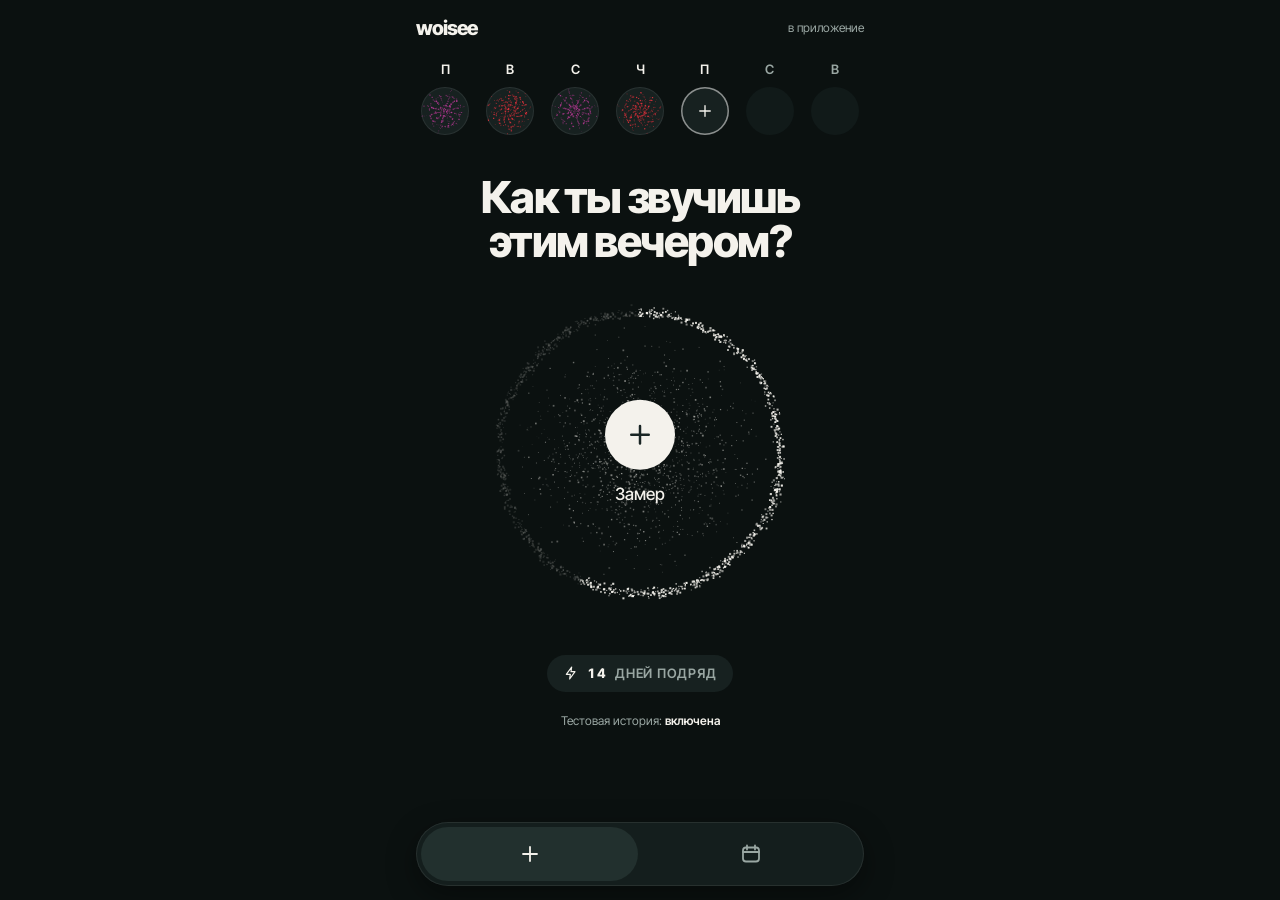
<file: tracker/index.html>
<!doctype html>
<html lang="ru">
<head>
<meta charset="utf-8">
<meta name="viewport" content="width=device-width,initial-scale=1,viewport-fit=cover">
<meta name="theme-color" content="#0B1110">
<meta name="apple-mobile-web-app-capable" content="yes">
<title>woisee · трекер голоса</title>
<link rel="stylesheet" href="fonts.css">
<style>
:root{
  --paper:#0B1110; --paper-2:#172120; --paper-3:#22302E; --soft:#2C3836; --ink:#F4F2EC; --muted:#9AA7A3; --rule:rgba(255,254,252,.12);
  --signal:#F0472C; --lime:#ECF176; --rasp:#E780C0; --kale:#5EA879; --ebony:#192524; --vanilla:#FFFEFC; --ground:#0E1514;
  --f:"Inter Tight","Helvetica Neue",Helvetica,Arial,system-ui,sans-serif;
  --safe-t:env(safe-area-inset-top,0px); --safe-b:env(safe-area-inset-bottom,0px);
  color-scheme:dark;
}
*{box-sizing:border-box}
html,body{background:var(--paper);height:100%}
body{margin:0;color:var(--ink);font-family:var(--f);font-size:16px;line-height:1.45;letter-spacing:-.005em;-webkit-tap-highlight-color:transparent;overscroll-behavior-y:none}
h1,h2,h3{margin:0;font-weight:800;letter-spacing:-.035em;text-wrap:balance}
p{margin:0}
button{font:inherit;color:inherit;background:none;border:0;cursor:pointer;padding:0;touch-action:manipulation;-webkit-user-select:none;user-select:none}
button:focus-visible{outline:2px solid var(--signal);outline-offset:2px;border-radius:12px}
button:disabled{cursor:default}
canvas{display:block;width:100%}
[hidden]{display:none!important}
.num{font-variant-numeric:tabular-nums}
svg.i{width:22px;height:22px;fill:none;stroke:currentColor;stroke-width:1.8;stroke-linecap:round;stroke-linejoin:round;display:block}

.app{max-width:480px;margin:0 auto;padding:calc(var(--safe-t) + 14px) 16px calc(var(--safe-b) + 110px);min-height:100%}
.view{display:flex;flex-direction:column}

/* ---- сегодня ---- */
.brand{display:flex;justify-content:space-between;align-items:center;height:28px}
.brand b{font-weight:800;letter-spacing:-.05em;font-size:20px}
.brand a{color:var(--muted);font-size:12px;text-decoration:none}
.week{display:grid;grid-template-columns:repeat(7,1fr);gap:6px;margin-top:18px}
.wd{display:flex;flex-direction:column;align-items:center;gap:8px}
.wd>span{font-size:13px;font-weight:600;color:var(--ink)}
.wd.fut>span{color:var(--muted)}
.dc{width:100%;max-width:48px;aspect-ratio:1;border-radius:50%;background:var(--paper-2);box-shadow:inset 0 0 0 1px rgba(255,254,252,.08);display:grid;place-items:center;overflow:hidden;position:relative;color:var(--muted)}
.dc canvas{position:absolute;inset:0;width:100%;height:100%}
.dc svg.i{width:18px;height:18px}
.dc.today{box-shadow:inset 0 0 0 1.5px rgba(255,254,252,.5);color:var(--ink)}
.dc.fut{background:#111A19;box-shadow:none}
.dc.miss{background:transparent;box-shadow:inset 0 0 0 1px rgba(255,254,252,.1)}
.q{font-size:clamp(34px,10vw,44px);line-height:1;text-align:center;margin-top:40px}
.ringwrap{position:relative;width:min(100%,320px);aspect-ratio:1;margin:30px auto 0}
.ringwrap canvas{position:absolute;inset:0;height:100%}
.center{position:absolute;left:50%;top:50%;transform:translate(-50%,-50%);display:flex;flex-direction:column;align-items:center;gap:12px}
.plus{width:70px;height:70px;border-radius:50%;background:var(--ink);color:var(--ebony);display:grid;place-items:center}
.plus svg.i{width:30px;height:30px;stroke-width:2}
.center .lbl{font-size:17px;font-weight:500}
.todaytxt{text-align:center;margin-top:18px;display:flex;flex-direction:column;align-items:center;gap:10px}
.todaytxt b{font-size:20px;font-weight:700;letter-spacing:-.02em}
.pill{display:inline-flex;align-items:center;gap:8px;padding:9px 16px;border-radius:999px;background:var(--paper-2);font-size:13px;font-weight:600;letter-spacing:.06em;text-transform:uppercase}
.pill .m{color:var(--muted)}
.pill svg.i{width:16px;height:16px}
.streakrow{display:flex;justify-content:center;margin-top:24px}
.histtog{display:flex;justify-content:center;margin-top:14px}
.histtog button{font-size:12px;color:var(--muted);padding:6px 10px;border-radius:999px}
.histtog button b{color:var(--ink);font-weight:600}

/* ---- top controls (месяц, данные) ---- */
.topctl{display:flex;justify-content:space-between;align-items:center;gap:10px;margin-top:4px}
.seg3{display:flex;background:var(--paper-2);border-radius:999px;padding:4px;box-shadow:inset 0 0 0 1px rgba(255,254,252,.06)}
.seg3 button{width:46px;height:40px;border-radius:999px;font-weight:600;font-size:15px;color:var(--muted);display:grid;place-items:center}
.seg3 button[aria-selected="true"]{background:var(--paper-3);color:var(--ink)}
.pnav{display:flex;align-items:center;justify-content:space-between;gap:4px;background:var(--paper-2);border-radius:999px;padding:4px;flex:1;max-width:260px;box-shadow:inset 0 0 0 1px rgba(255,254,252,.06)}
.pnav button{width:40px;height:40px;border-radius:50%;display:grid;place-items:center}
.pnav button:disabled{opacity:.25}
.pnav span{font-size:14px;font-weight:600;letter-spacing:.04em;text-transform:uppercase;text-align:center;flex:1;white-space:nowrap}
.pnav.static{justify-content:center;padding:0 16px;height:48px}
.vtitle{font-size:34px;line-height:1;margin:22px 0 4px}

/* ---- месяц ---- */
.cal{display:grid;grid-template-columns:repeat(7,1fr);gap:8px 6px;margin-top:18px;justify-items:center}
.cal .cd{width:100%}
.cal .wh{font-size:12px;color:var(--muted);text-align:center;font-weight:600}
.cd{display:flex;flex-direction:column;align-items:center;gap:4px}
.cd .dc{max-width:46px}
.cd small{font-size:11px;color:var(--muted)}
.cd.sel .dc{box-shadow:inset 0 0 0 2px var(--ink)}
.cd.sel small{color:var(--ink);font-weight:700}
.card{margin-top:12px;background:var(--paper-2);border-radius:26px;padding:18px 16px;position:relative}
.card h2{font-size:24px;line-height:1.05}
.card .sub{font-size:13px;color:var(--muted);margin-top:4px}
.card canvas{margin-top:14px;border-radius:16px}
.daytop{display:flex;justify-content:space-between;align-items:flex-start;gap:12px}
.daytop .k{font-size:13px;color:var(--muted)}
.dayform{width:96px;flex:none;aspect-ratio:1;border-radius:50%;background:var(--ground);overflow:hidden}
.dayform canvas{margin:0;border-radius:0;height:100%}
.rows{margin-top:14px;display:flex;flex-direction:column}
.row{display:flex;justify-content:space-between;align-items:baseline;gap:12px;padding:11px 0;border-top:1px solid var(--rule)}
.row span{color:var(--muted);font-size:14px}
.row b{font-weight:600;text-align:right}
.dot{display:inline-block;width:10px;height:10px;border-radius:50%;margin-right:6px;vertical-align:.04em}
.empty{padding:22px 4px;color:var(--muted);text-align:center;font-size:14px}

/* ---- данные ---- */
.tiles{display:grid;grid-template-columns:1fr 1fr;gap:8px;margin-top:14px}
.tile{background:var(--paper-2);border-radius:20px;padding:14px}
.tile .l{font-size:12px;color:var(--muted);font-weight:500}
.tile .v{font-size:34px;font-weight:800;letter-spacing:-.04em;line-height:1;margin-top:8px}
.tile .v small{font-size:18px;color:var(--muted);font-weight:700;letter-spacing:-.02em}
.tile .s{font-size:12px;color:var(--muted);margin-top:6px}
.tip{position:absolute;pointer-events:none;background:var(--ink);color:var(--ebony);font-size:12px;line-height:1.3;padding:7px 9px;border-radius:10px;white-space:nowrap;transform:translate(-50%,-100%);opacity:0;transition:opacity .12s;z-index:5}
figcaption{font-size:13px;color:var(--muted);margin-top:10px}
.mini{display:flex;gap:4px;margin-top:12px}
.mini button{font-size:12px;font-weight:600;padding:6px 10px;border-radius:999px;color:var(--muted);background:var(--paper)}
.mini button[aria-selected="true"]{color:var(--ink);background:var(--paper-3)}
.how{margin-top:22px;padding:4px 2px}
.how h3{font-size:18px}
.how ul{padding-left:18px;margin:10px 0 0;display:flex;flex-direction:column;gap:6px}
.how li{font-size:13px;color:var(--muted)}

/* ---- tab bar ---- */
.tabbar{position:fixed;left:50%;transform:translateX(-50%);bottom:calc(var(--safe-b) + 14px);width:min(calc(100% - 32px),448px);display:flex;gap:4px;padding:5px;border-radius:999px;background:rgba(23,33,32,.86);backdrop-filter:blur(14px);-webkit-backdrop-filter:blur(14px);box-shadow:inset 0 0 0 1px rgba(255,254,252,.08),0 10px 30px rgba(0,0,0,.4);z-index:30}
.tabbar button{flex:1;height:54px;border-radius:999px;display:flex;align-items:center;justify-content:center;gap:8px;color:var(--muted);font-size:14px;font-weight:600;transition:background .2s,color .2s}
.tabbar button[aria-selected="true"]{background:var(--paper-3);color:var(--ink)}
.tabbar svg.i{width:24px;height:24px}

/* ---- flow ---- */
.flow{position:fixed;inset:0;z-index:50;background:var(--paper);display:flex;flex-direction:column;overflow-y:auto;overscroll-behavior:contain}
.fin{width:100%;max-width:480px;margin:0 auto;padding:calc(var(--safe-t) + 10px) 16px 0;display:flex;flex-direction:column;flex:1}
.ftop{display:flex;align-items:center;gap:14px;height:52px}
.rbtn{width:48px;height:48px;border-radius:50%;background:var(--paper-2);display:grid;place-items:center;box-shadow:inset 0 0 0 1px rgba(255,254,252,.08);flex:none}
.fprog{display:flex;gap:5px;flex:1}
.fprog i{flex:1;height:5px;border-radius:5px;background:var(--soft);transition:background .3s}
.fprog i.on{background:var(--ink)}
.fprog i.cur{background:rgba(244,242,236,.55)}
.fspace{width:48px;flex:none}
.fhead{margin-top:14px;text-align:center;display:flex;flex-direction:column;align-items:center;gap:6px}
.fhead .kick{font-size:12px;font-weight:600;color:var(--muted);letter-spacing:.06em;text-transform:uppercase;min-height:1em}
.fhead h2{font-size:clamp(26px,7.6vw,34px);line-height:1.02}
.fhead h2 em{font-style:normal}
.fhead p{color:var(--muted);font-size:15px;max-width:34ch}
.stage{position:relative;margin-top:14px;border-radius:26px;overflow:hidden;background:var(--ground);flex:none}
.stage canvas{height:100%}
.zones{position:absolute;inset:0;pointer-events:none}
.zb{position:absolute;left:10px;transform:translateY(-50%);text-align:left;display:flex;flex-direction:column;gap:1px;padding:6px 10px;border-radius:14px;max-width:40%;transition:background .25s,opacity .25s,box-shadow .25s;opacity:.6}
.zb b{font-size:15px;font-weight:700;letter-spacing:-.02em;line-height:1.15}
.zb span{font-size:11px;color:var(--muted);line-height:1.25}
.stage.pick .zb{pointer-events:auto;opacity:.9}
.stage.pick .zb:active{background:rgba(255,254,252,.1)}
.stage.compact .zb span{display:none}
.zb.on{opacity:1;box-shadow:inset 2px 0 0 var(--zc,var(--ink))}
.zb.guess{opacity:1;background:rgba(236,241,118,.12)}
.zb.guess b{color:var(--lime)}
.timer{position:absolute;right:14px;top:12px;text-align:right;pointer-events:none}
.timer b{display:block;font-size:40px;font-weight:800;letter-spacing:-.04em;line-height:1}
.timer span{display:block;font-size:12px;color:var(--muted);margin-top:4px;min-height:1.2em}
.fres{display:flex;flex-direction:column;margin-top:12px}
.chips{display:flex;gap:8px;justify-content:center;flex-wrap:wrap}
.chip{display:inline-flex;align-items:center;gap:6px;padding:9px 14px;border-radius:999px;background:var(--paper-2);font-size:14px}
.chip svg.i{width:16px;height:16px}
.fctl{position:sticky;bottom:0;margin-top:auto;padding:16px 0 calc(var(--safe-b) + 18px);background:linear-gradient(to bottom,rgba(11,17,16,0),var(--paper) 30%);display:flex;align-items:center;justify-content:space-between;gap:12px}
.play{width:78px;height:78px;border-radius:50%;background:var(--ink);color:var(--ebony);display:grid;place-items:center}
.play svg.i{width:30px;height:30px;stroke-width:2.2}
.play.stop{background:var(--signal);color:var(--vanilla);display:flex;flex-direction:column;align-items:center;justify-content:center;gap:2px}
.play.stop svg.i{width:22px;height:22px}
.play.stop span{font-size:12px;font-weight:700}
.play.done{background:var(--paper-2);color:var(--ink);box-shadow:inset 0 0 0 1px rgba(255,254,252,.12)}
.next{height:56px;padding:0 20px;border-radius:999px;background:var(--paper-2);display:flex;align-items:center;gap:6px;font-weight:700;box-shadow:inset 0 0 0 1px rgba(255,254,252,.1)}
.next.go{background:var(--ink);color:var(--ebony);box-shadow:none}
.back{height:56px;width:56px}
.wide{flex:1;height:58px;border-radius:999px;background:var(--ink);color:var(--ebony);font-weight:700;font-size:17px}
.ghostlink{font-size:13px;color:var(--muted);text-decoration:underline;text-underline-offset:3px;padding:8px}
.labsw{display:flex;gap:4px;background:var(--paper-2);border-radius:999px;padding:4px}
.labsw button{padding:8px 14px;border-radius:999px;font-size:13px;font-weight:600;color:var(--muted)}
.labsw button[aria-selected="true"]{background:var(--paper-3);color:var(--ink)}
.err{color:var(--signal);font-size:13px;text-align:center}
@media (prefers-reduced-motion: reduce){*{transition:none!important}}
</style>
</head>
<body>
<div class="app">

  <!-- ============ СЕГОДНЯ ============ -->
  <section class="view" id="vToday" aria-label="Сегодня">
    <div class="brand"><b>woisee</b><a href="../index.html">в приложение</a></div>
    <div class="week" id="week"></div>
    <h1 class="q" id="greet">Как ты звучишь сегодня?</h1>
    <div class="ringwrap" id="ringwrap">
      <canvas id="ringCv" aria-hidden="true"></canvas>
      <div class="center" id="ringCenter"></div>
    </div>
    <div class="todaytxt" id="todayTxt"></div>
    <div class="streakrow"><span class="pill" id="streak"></span></div>
    <div class="histtog"><button id="histBtn"></button></div>
  </section>

  <!-- ============ ДАННЫЕ ============ -->
  <section class="view" id="vData" aria-label="История" hidden>
    <div class="topctl">
      <div class="seg3" role="tablist" aria-label="Период">
        <button role="tab" data-per="w" aria-selected="false" aria-label="Неделя">Н</button>
        <button role="tab" data-per="m" aria-selected="true" aria-label="Месяц">М</button>
        <button role="tab" data-per="all" aria-selected="false" aria-label="Всё время"><svg class="i" viewBox="0 0 24 24"><path d="M12 12c-2.2-2.6-3.9-4-5.6-4a4 4 0 0 0 0 8c1.7 0 3.4-1.4 5.6-4zm0 0c2.2 2.6 3.9 4 5.6 4a4 4 0 0 0 0-8c-1.7 0-3.4 1.4-5.6 4z"/></svg></button>
      </div>
      <div class="pnav" id="pNav"><button id="pPrev" aria-label="Раньше"><svg class="i" viewBox="0 0 24 24"><path d="M15 5l-7 7 7 7"/></svg></button><span id="pLabel"></span><button id="pNext" aria-label="Позже"><svg class="i" viewBox="0 0 24 24"><path d="M9 5l7 7-7 7"/></svg></button></div>
    </div>
    <div id="dataBody"></div>
  </section>

  <nav class="tabbar" role="tablist" aria-label="Разделы">
    <button role="tab" data-tab="today" aria-selected="true" aria-label="Сегодня"><svg class="i" viewBox="0 0 24 24"><path d="M12 5v14M5 12h14"/></svg></button>
    <button role="tab" data-tab="data" aria-selected="false" aria-label="История"><svg class="i" viewBox="0 0 24 24"><rect x="4" y="5.5" width="16" height="14" rx="3"/><path d="M8 3.5v4M16 3.5v4M4 10h16"/></svg></button>
  </nav>
</div>

<!-- ============ ЗАМЕР: экраны по одному ============ -->
<div class="flow" id="flow" hidden role="dialog" aria-modal="true" aria-labelledby="fTitle">
  <div class="fin">
    <header class="ftop">
      <button class="rbtn" id="fClose" aria-label="Закрыть замер"><svg class="i" viewBox="0 0 24 24"><path d="M6 6l12 12M18 6L6 18"/></svg></button>
      <div class="fprog" id="fProg"><i></i><i></i><i></i><i></i></div>
      <span class="fspace"></span>
    </header>
    <div class="fhead"><span class="kick" id="fKick"></span><h2 id="fTitle"></h2><p id="fHint"></p></div>
    <div class="stage" id="stage">
      <canvas id="stageCv" aria-label="Силуэт из точек: зоны, где ощущается голос"></canvas>
      <div class="zones" id="zones"></div>
      <div class="timer" aria-live="polite"><b class="num" id="tNum"></b><span id="tSub"></span></div>
    </div>
    <div class="fres" id="fRes"></div>
    <footer class="fctl" id="fCtl"></footer>
  </div>
</div>

<script src="../field.js"></script>
<script src="../voiceform.js"></script>
<script src="../voice3.js"></script>
<script src="core.js"></script>
<script src="app.js"></script>
</body>
</html>
</file>
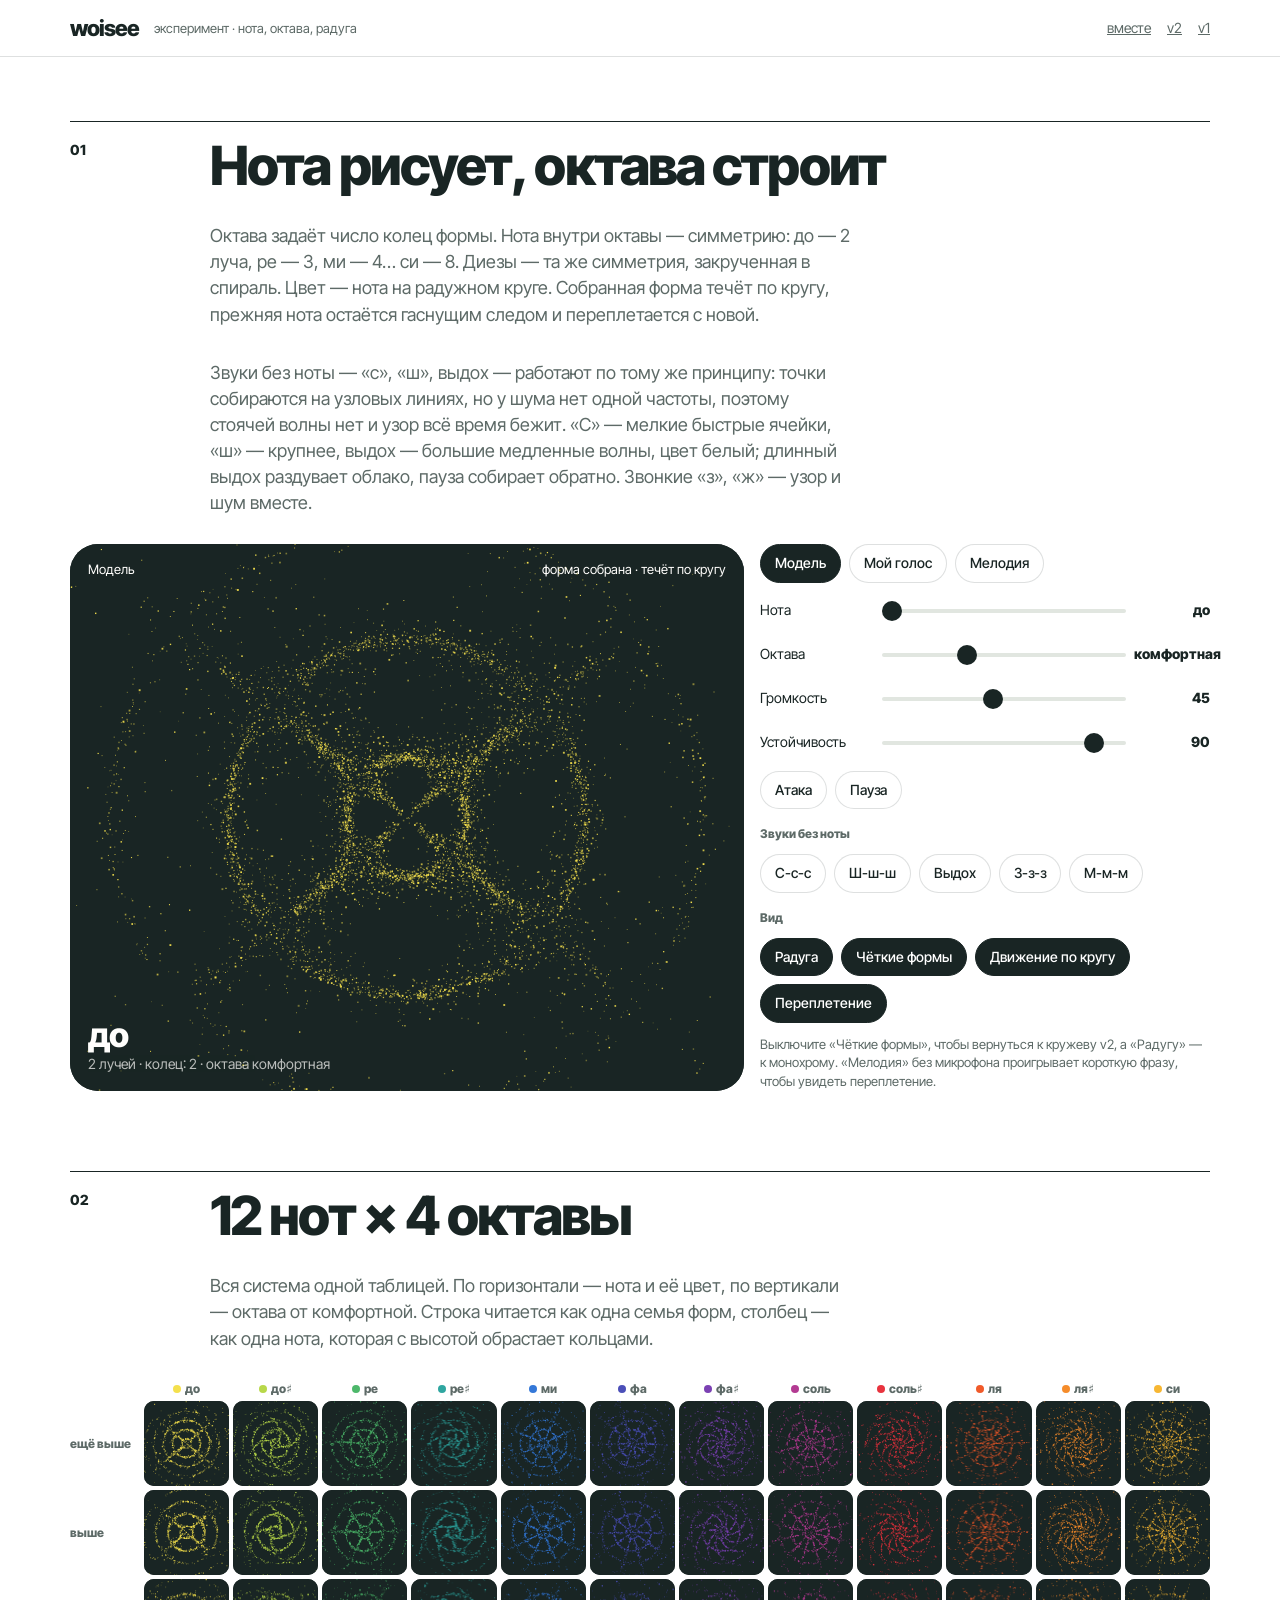
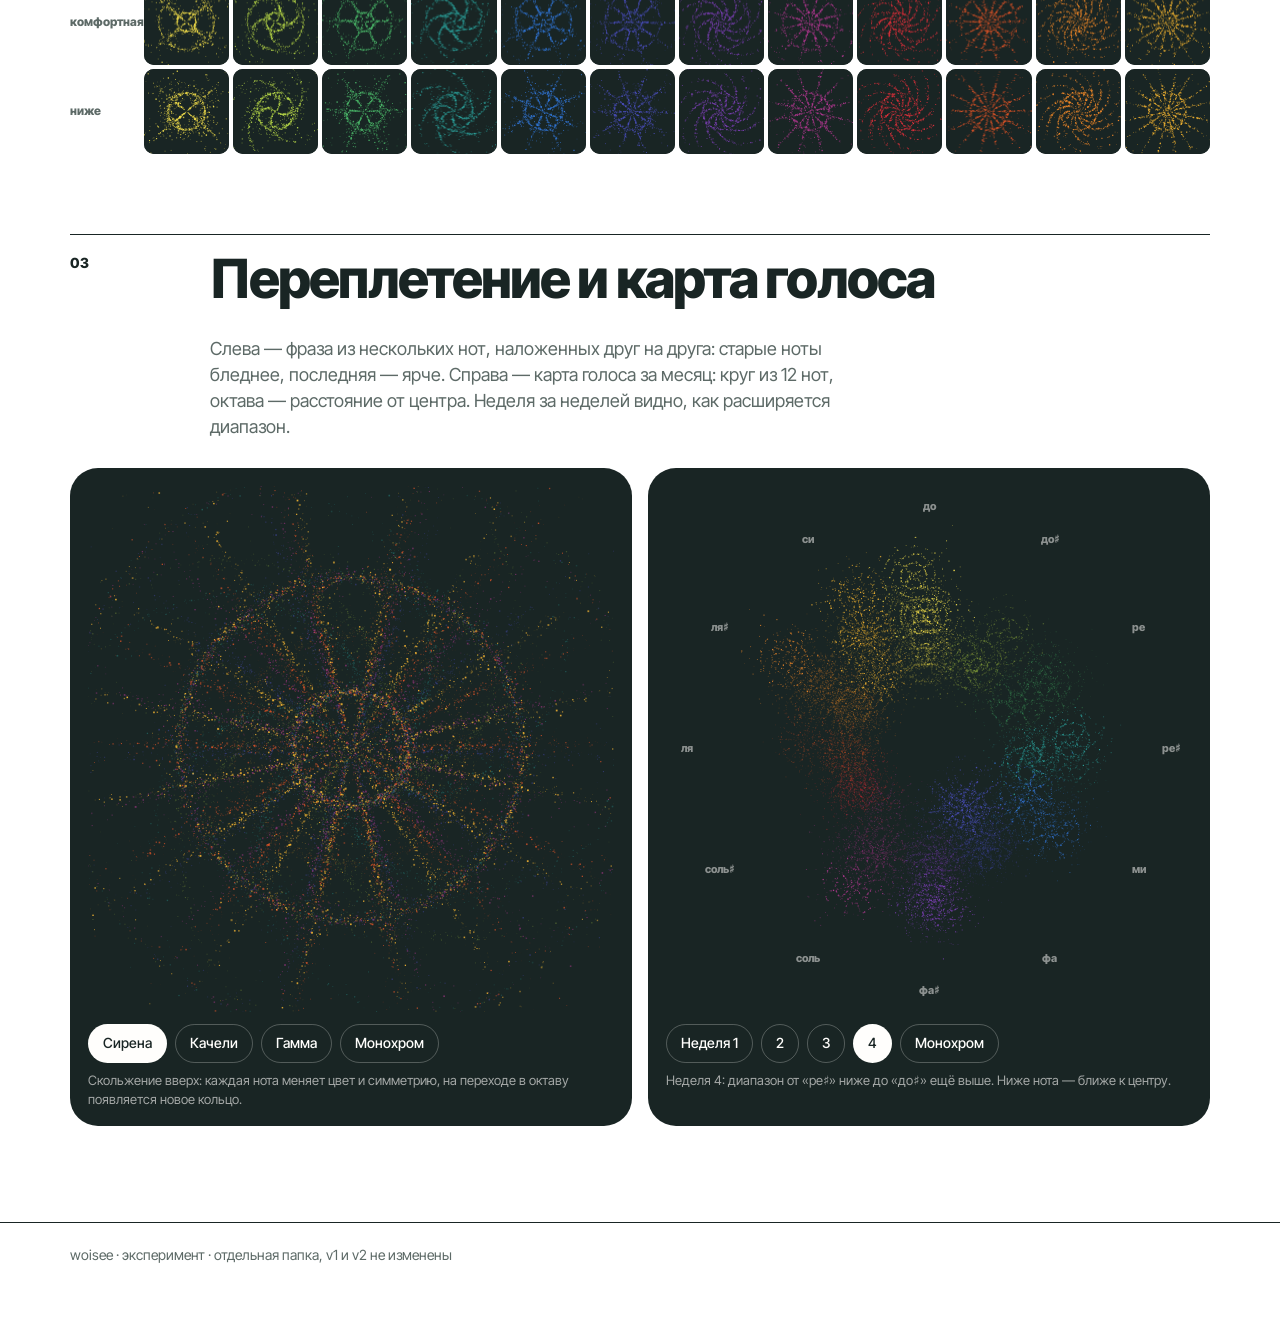
<file: identity/lab/index.html>
<!doctype html>
<html lang="ru">
<head>
<meta charset="utf-8">
<meta name="viewport" content="width=device-width,initial-scale=1,viewport-fit=cover">
<meta name="theme-color" content="#192524">
<title>woisee · эксперимент: нота, октава, радуга</title>
<link rel="stylesheet" href="../fonts.css">
<style>
:root{--paper:#FFFFFF;--paper-2:#F3F5F2;--soft:#E1E6E0;--ink:#192524;--muted:#5D6A67;--rule:rgba(25,37,36,.14);--signal:#F0472C;--vanilla:#FFFEFC;--ebony:#192524;--f:"Inter Tight","Helvetica Neue",Helvetica,Arial,system-ui,sans-serif;color-scheme:light}
*{box-sizing:border-box}[hidden]{display:none!important}
body{margin:0;background:var(--paper);color:var(--ink);font-family:var(--f);font-size:16px;line-height:1.45}
h1,h2,h3{margin:0;font-weight:800;letter-spacing:-.035em;text-wrap:balance}p{margin:0}
button{font:inherit;color:inherit;background:none;border:0;cursor:pointer;padding:0}
button:focus-visible,input:focus-visible{outline:2px solid var(--signal);outline-offset:2px}
canvas{display:block}
.wrap{max-width:1180px;margin:0 auto;padding:0 20px}
.wm{font-weight:800;letter-spacing:-.05em;line-height:1}
.top{border-bottom:1px solid var(--rule)}.top .wrap{display:flex;align-items:center;gap:16px;height:56px}
.top .wm{font-size:22px}.top nav{margin-left:auto;display:flex;gap:16px;font-size:14px}.top a{color:var(--muted)}
section.s{padding-top:64px;padding-bottom:16px}
.sh{display:grid;grid-template-columns:120px 1fr;gap:20px;border-top:1px solid var(--ink);padding-top:18px;margin-bottom:28px}
.sh .no{font-size:14px;font-weight:600}.sh h2{font-size:clamp(30px,4.4vw,54px);line-height:.95}
.sh p{grid-column:2;max-width:64ch;font-size:18px;color:var(--muted);margin-top:12px}
@media (max-width:700px){.sh{grid-template-columns:1fr;gap:10px}.sh p{grid-column:1}}
.btn{display:inline-flex;align-items:center;gap:6px;border:1px solid var(--rule);border-radius:99px;padding:8px 14px;font-size:14px;font-weight:500;background:var(--paper)}
.btn.sel{background:var(--ink);color:var(--paper);border-color:var(--ink)}
.lab{display:grid;grid-template-columns:1.5fr 1fr;gap:16px}@media (max-width:900px){.lab{grid-template-columns:1fr}}
.stage{background:var(--ebony);border-radius:28px;position:relative;overflow:hidden;min-height:520px}
.stage canvas{position:absolute;inset:0;width:100%;height:100%}
.stage .over{position:absolute;left:18px;right:18px;top:16px;display:flex;justify-content:space-between;color:var(--vanilla);font-size:13px;pointer-events:none}
.stage .big{position:absolute;left:18px;bottom:16px;color:var(--vanilla);pointer-events:none}
.stage .big b{display:block;font-size:34px;font-weight:800;letter-spacing:-.03em;line-height:1}
.stage .big span{font-size:14px;opacity:.7}
.panel{display:flex;flex-direction:column;gap:12px}.row{display:flex;gap:8px;flex-wrap:wrap}
.ctrl{display:grid;grid-template-columns:110px 1fr 76px;align-items:center;gap:10px;font-size:14px}.ctrl span:last-child{text-align:right;font-weight:600}
input[type=range]{-webkit-appearance:none;appearance:none;width:100%;height:28px;background:transparent}
input[type=range]::-webkit-slider-runnable-track{height:4px;border-radius:2px;background:var(--soft)}
input[type=range]::-moz-range-track{height:4px;border-radius:2px;background:var(--soft)}
input[type=range]::-webkit-slider-thumb{-webkit-appearance:none;width:20px;height:20px;border-radius:50%;background:var(--ink);margin-top:-8px}
input[type=range]::-moz-range-thumb{width:20px;height:20px;border:0;border-radius:50%;background:var(--ink)}
input[type=range]:disabled{opacity:.55}
.lbl{font-size:12px;font-weight:600;color:var(--muted);margin-top:4px}
.err{color:var(--signal);font-size:13px}.note{font-size:13px;color:var(--muted)}
.grid{display:grid;grid-template-columns:70px repeat(12,minmax(0,1fr));gap:4px;align-items:center}
.grid .h{font-size:12px;font-weight:600;text-align:center;color:var(--muted)}
.grid .o{font-size:12px;font-weight:600;color:var(--muted)}
.grid canvas{width:100%;aspect-ratio:1/1;border-radius:10px;background:var(--ebony)}
.gridwrap{overflow-x:auto}.gridwrap .grid{min-width:760px}
.two{display:grid;grid-template-columns:1fr 1fr;gap:16px}@media (max-width:900px){.two{grid-template-columns:1fr}}
.card{background:var(--ebony);border-radius:28px;padding:18px;color:var(--vanilla)}
.card canvas{width:100%;aspect-ratio:1/1}
.card .row{margin-top:12px}.card .btn{background:transparent;color:var(--vanilla);border-color:rgba(255,254,252,.25)}
.card .btn.sel{background:var(--vanilla);color:var(--ink)}
.card .note{color:rgba(255,254,252,.6)}
footer{border-top:1px solid var(--ink);margin-top:80px;padding:22px 0 60px;font-size:14px;color:var(--muted)}
</style>
</head>
<body>
<header class="top"><div class="wrap"><span class="wm">woisee</span><span class="note">эксперимент · нота, октава, радуга</span><nav><a href="together.html">вместе</a><a href="../v2/index.html">v2</a><a href="../index.html">v1</a></nav></div></header>
<main>

<section class="s wrap" id="live">
  <div class="sh"><span class="no">01</span><h2>Нота рисует, октава строит</h2>
    <p>Октава задаёт число колец формы. Нота внутри октавы — симметрию: до — 2 луча, ре — 3, ми — 4… си — 8. Диезы — та же симметрия, закрученная в спираль. Цвет — нота на радужном круге. Собранная форма течёт по кругу, прежняя нота остаётся гаснущим следом и переплетается с новой.</p><p>Звуки без ноты — «с», «ш», выдох — работают по тому же принципу: точки собираются на узловых линиях, но у шума нет одной частоты, поэтому стоячей волны нет и узор всё время бежит. «С» — мелкие быстрые ячейки, «ш» — крупнее, выдох — большие медленные волны, цвет белый; длинный выдох раздувает облако, пауза собирает обратно. Звонкие «з», «ж» — узор и шум вместе.</p></div>
  <div class="lab">
    <div class="stage"><canvas id="cv"></canvas>
      <div class="over"><span id="mode">Модель</span><span id="state"></span></div>
      <div class="big"><b id="noteName">до</b><span id="noteSub"></span></div></div>
    <div class="panel">
      <div class="row"><button class="btn sel" id="mModel">Модель</button><button class="btn" id="mVoice">Мой голос</button><button class="btn" id="mMel">Мелодия</button><button class="btn" id="mCal" hidden>Заново найти ноту</button></div>
      <div class="err" id="err" hidden></div>
      <div class="ctrl"><label for="sN">Нота</label><input id="sN" type="range" min="0" max="11" step="1" value="0"><span id="oN">до</span></div>
      <div class="ctrl"><label for="sO">Октава</label><input id="sO" type="range" min="-1" max="2" step="1" value="0"><span id="oO">комфортная</span></div>
      <div class="ctrl"><label for="sL">Громкость</label><input id="sL" type="range" min="0" max="100" step="1" value="45"><span id="oL">45</span></div>
      <div class="ctrl"><label for="sS">Устойчивость</label><input id="sS" type="range" min="0" max="100" step="1" value="90"><span id="oS">90</span></div>
      <div class="row" id="mBtns"><button class="btn" id="bK">Атака</button><button class="btn" id="bP">Пауза</button></div>
      <div class="lbl">Звуки без ноты</div>
      <div class="row" id="sndBtns"><button class="btn" data-snd="s">С-с-с</button><button class="btn" data-snd="sh">Ш-ш-ш</button><button class="btn" data-snd="breath">Выдох</button><button class="btn" data-snd="z">З-з-з</button><button class="btn" data-snd="m">М-м-м</button></div>
      <div class="lbl">Вид</div>
      <div class="row">
        <button class="btn sel" id="tRain">Радуга</button>
        <button class="btn sel" id="tCrisp">Чёткие формы</button>
        <button class="btn sel" id="tOrbit">Движение по кругу</button>
        <button class="btn sel" id="tWeave">Переплетение</button>
      </div>
      <p class="note">Выключите «Чёткие формы», чтобы вернуться к кружеву v2, а «Радугу» — к монохрому. «Мелодия» без микрофона проигрывает короткую фразу, чтобы увидеть переплетение.</p>
    </div>
  </div>
</section>

<section class="s wrap" id="table">
  <div class="sh"><span class="no">02</span><h2>12 нот × 4 октавы</h2>
    <p>Вся система одной таблицей. По горизонтали — нота и её цвет, по вертикали — октава от комфортной. Строка читается как одна семья форм, столбец — как одна нота, которая с высотой обрастает кольцами.</p></div>
  <div class="gridwrap"><div class="grid" id="grid"></div></div>
</section>

<section class="s wrap" id="weave">
  <div class="sh"><span class="no">03</span><h2>Переплетение и карта голоса</h2>
    <p>Слева — фраза из нескольких нот, наложенных друг на друга: старые ноты бледнее, последняя — ярче. Справа — карта голоса за месяц: круг из 12 нот, октава — расстояние от центра. Неделя за неделей видно, как расширяется диапазон.</p></div>
  <div class="two">
    <div class="card"><canvas id="phrase"></canvas>
      <div class="row"><button class="btn sel" data-ph="0">Сирена</button><button class="btn" data-ph="1">Качели</button><button class="btn" data-ph="2">Гамма</button><button class="btn" id="phMono">Монохром</button></div>
      <p class="note" style="margin-top:8px" id="phNote"></p></div>
    <div class="card"><canvas id="map"></canvas>
      <div class="row"><button class="btn" data-wk="1">Неделя 1</button><button class="btn" data-wk="2">2</button><button class="btn" data-wk="3">3</button><button class="btn sel" data-wk="4">4</button><button class="btn" id="mapMono">Монохром</button></div>
      <p class="note" style="margin-top:8px" id="mapNote"></p></div>
  </div>
</section>
</main>
<footer><div class="wrap">woisee · эксперимент · отдельная папка, v1 и v2 не изменены</div></footer>

<script src="../voiceform.js"></script>
<script src="../v2/field.js"></script>
<script>
(function(){
'use strict';
const VF = window.VoiceForm, FL = window.Field;
const $ = s => document.querySelector(s), $$ = s => Array.from(document.querySelectorAll(s));
const VAN = '#FFFEFC', EBONY = '#192524';
// Радужный круг нот (по референсу): до — жёлтый … соль — пурпурный, соль♯ — красный
const HUE = ['#F4E04D','#B8D84A','#4DB86B','#2FA6A0','#3478D8','#4B4FB8','#7B41B3','#B33A92','#E8333E','#F05A2A','#F58C2B','#F7B733'];
const NAMES = ['до','до♯','ре','ре♯','ми','фа','фа♯','соль','соль♯','ля','ля♯','си'];
const SYM = [2,2,3,3,4,5,5,6,6,7,7,8], SHARP = [0,1,0,1,0,0,1,0,1,0,1,0];
const OCT = ['ниже','комфортная','выше','ещё выше'];
const DPR = () => Math.min(window.devicePixelRatio || 1, 2);
function fit(cv, w, h){ const d = DPR(); w = w || cv.clientWidth; h = h || cv.clientHeight; const W = Math.max(1,Math.round(w*d)), H = Math.max(1,Math.round(h*d)); if (cv.width !== W || cv.height !== H){ cv.width = W; cv.height = H; } const ctx = cv.getContext('2d'); ctx.setTransform(d,0,0,d,0,0); return { ctx, w, h }; }
const snap = f => f < .5 ? 4*f*f*f : 1 - Math.pow(-2*f + 2, 3)/2;
const clamp = (v, a, b) => v < a ? a : v > b ? b : v;
function hex(c){ return [parseInt(c.slice(1,3),16), parseInt(c.slice(3,5),16), parseInt(c.slice(5,7),16)]; }
function mix(a, b, t){ const A = hex(a), B = hex(b); return 'rgb(' + A.map((v, i) => Math.round(v + (B[i] - v)*t)).join(',') + ')'; }

/* ---------- форма от ноты ----------
   u — номер полутона от «до» октавой ниже комфортной: 0..47.
   pc = u mod 12 → симметрия (лучи), диез → закрутка; октава → число колец k. */
function params(ui){ ui = clamp(ui, 0, 47); const pc = ui % 12, o = Math.floor(ui/12) - 1; return { m: SYM[pc], tw: SHARP[pc], k: o + 2, pc, o }; }
function zc(P, x, y){
  const r = Math.hypot(x, y), th = Math.atan2(y, x) + Math.PI/2;
  return Math.cos(P.m*(th + P.tw*r*1.7)) * Math.cos(P.k*Math.PI*r*1.15) + 0.18*Math.cos(P.k*Math.PI*r*1.15);
}
// Шум: много частот сразу — стоячей волны нет. Поле из бегущих волн, узловые линии постоянно движутся.
// «с» — мелкие быстрые ячейки, «ш» — крупнее, выдох — большие медленные.
const NZ_DIR = [0.3, 1.5, 2.6, 3.9, 5.1], NZ_K = [1, 1.13, 0.87, 1.27, 0.93], NZ_PH = [0, 1.7, 3.1, 4.4, 5.6], NZ_SP = [1, -0.8, 1.2, -1.1, 0.9];
function zNoise(S, x, y, t){
  const k = Math.PI*(1.6 + 7*S.cent), w = (0.6 + 4.5*S.cent)*(0.6 + 0.8*S.amp), tt = t || 0; let z = 0;
  for (let q = 0; q < 5; q++){ const a = NZ_DIR[q]; z += Math.cos(k*NZ_K[q]*(x*Math.cos(a) + y*Math.sin(a)) - w*NZ_SP[q]*tt + NZ_PH[q]); }
  return z/2.2;
}
function zAt(S, x, y){
  const u0 = Math.floor(S.u), g = snap(S.u - u0);
  if (!S.crisp){ const n = clamp(2 + (S.u - 12)/3, 0, 8), i0 = Math.floor(n), i1 = Math.min(8, i0 + 1), h = snap(n - i0); return (1-h)*FL.zf(FL.MODES[i0], x, y) + h*FL.zf(FL.MODES[i1], x, y); }
  return (1-g)*zc(params(u0), x, y) + g*zc(params(u0 + 1), x, y);
}
function rng(seed){ return FL.rng(seed); }
function makeP(N, seed){
  const r = rng(seed), P = { N, X0:new Float32Array(N), Y0:new Float32Array(N), X:new Float32Array(N), Y:new Float32Array(N), C:new Float32Array(N), J:new Float32Array(N*2), Z:new Float32Array(N) };
  for (let i = 0; i < N; i++){ P.X0[i] = FL.gs(r)*0.42; P.Y0[i] = FL.gs(r)*0.4; P.X[i] = P.X0[i]; P.Y[i] = P.Y0[i]; P.C[i] = Math.pow(r(), 0.18); P.J[2*i] = FL.gs(r); P.J[2*i+1] = FL.gs(r); P.Z[i] = 0.7 + r()*r()*1.3; }
  return P;
}
// Цель частицы: точка в облаке (повёрнутая «течением» по кругу) → к ближайшей узловой линии
function targetOf(P, S, i, rot, t, out){
  const c = Math.cos(rot), s = Math.sin(rot);
  const env = (0.85 + 0.3*S.amp)*S.bx;
  const x = (P.X0[i]*c - P.Y0[i]*s)*env, y = (P.X0[i]*s + P.Y0[i]*c)*env, e = 0.004;
  const g = S.u - Math.floor(S.u), blur = 4*snap(g)*(1 - snap(g));
  const crisp = S.crisp ? 1 : 0;
  // один принцип для ноты и шума: точки идут к узловым линиям поля; у ноты поле стоит, у шума — бежит
  const nm = S.noise*(1 - 0.55*S.vo);
  const noteOrder = (0.4 + 0.6*S.stab)*(0.55 + 0.45*S.hold)*(1 - blur*0.6);
  const order = S.e*((1 - nm)*noteOrder + nm*0.78);
  const Fz = (px, py) => (1 - nm)*zAt(S, px, py) + nm*zNoise(S, px, py, t);
  const z = Fz(x, y), zx = (Fz(x + e, y) - z)/e, zy = (Fz(x, y + e) - z)/e, g2 = zx*zx + zy*zy + 1e-4;
  let dx = -z*zx/g2, dy = -z*zy/g2; const dl = Math.hypot(dx, dy), mx = crisp ? 0.16 : 0.22; if (dl > mx){ dx *= mx/dl; dy *= mx/dl; }
  const o = order*(crisp ? P.C[i] : Math.pow(P.C[i], 2));
  const jit = (crisp ? 0.0035 : 0.006) + (1 - S.stab)*0.03*(1 - nm) + (1 - S.hold)*0.008*(1 - nm) + blur*0.03*(1 - nm) + nm*0.003;
  const w = t == null ? 0.7 : Math.sin(t*6 + i)*0.5 + 0.5;
  out[0] = x + dx*o + P.J[2*i]*jit*(0.4 + w); out[1] = y + dy*o + P.J[2*i+1]*jit*(0.4 + w);
}

/* ---------- состояние ---------- */
const voice = new VF.Voice();
const S = { u:12, amp:.4, stab:.9, e:.08, hold:0, crisp:true, noise:0, cent:.5, vo:1, bx:1 }, T = { u:12, amp:.4, stab:.9, e:1, hold:0, noise:0, cent:.5, vo:1 };
let snd = null, exh = 0, exhLast = 0, silT = 0, spec = null;
let mode = 'model', paused = false, kick = 0, front = 9, rot = 0, t = 0, holdM = 0, mel = null;
const opt = { rain:true, crisp:true, orbit:true, weave:true };
const MEL = [12,16,19,24,19,16,14,17,21,12]; // фраза для «Мелодии»
function modelTarget(dt){
  if (mel){ mel.t += dt; const k = Math.floor(mel.t/1.6); if (k >= MEL.length){ mel = null; $('#mMel').classList.remove('sel'); } else { T.u = MEL[k]; T.e = (mel.t % 1.6) > 1.35 ? 0.08 : 1; T.stab = .92; T.amp = .5; holdM = Math.min(1, (mel.t % 1.6)/1.0); T.hold = holdM; $('#sN').value = MEL[k] % 12; $('#sO').value = Math.floor(MEL[k]/12) - 1; return; } }
  const pc = +$('#sN').value, o = +$('#sO').value, l = +$('#sL').value/100, s = +$('#sS').value/100;
  T.noise = 0; T.vo = 1; T.cent = .5;
  if (snd && !paused){
    const SND = { s:{ n:1, c:.9, v:0, a:.55 }, sh:{ n:1, c:.55, v:0, a:.6 }, breath:{ n:1, c:.12, v:0, a:.3 }, z:{ n:.6, c:.8, v:1, a:.5 }, m:{ n:0, c:.3, v:1, a:.25 } }[snd];
    T.noise = SND.n; T.cent = SND.c; T.vo = SND.v; T.amp = 0.15 + 0.85*Math.pow(SND.a, 0.6); T.e = 1; T.stab = SND.v ? s : .2;
    T.u = clamp((o + 1)*12 + pc, 0, 47);
    if (SND.v){ holdM = Math.min(1, holdM + dt/2); } else { holdM = 0; }
    T.hold = holdM; exh = SND.n > .5 && !SND.v ? exh + dt : 0; if (exh) exhLast = exh;
    return;
  }
  exh = 0;
  const drift = (1-s)*(0.7*Math.sin(t*1.7) + 0.4*Math.sin(t*4.3));
  T.u = clamp((o + 1)*12 + pc + drift, 0, 47); T.amp = 0.15 + 0.85*Math.pow(l, 0.6); T.stab = s; T.e = paused ? 0.08 : 1;
  holdM = (!paused && s > .6) ? Math.min(1, holdM + dt/2) : Math.max(0, holdM - dt*.8); T.hold = holdM;
  if (paused) T.vo = S.vo;
}
function spectral(){
  const an = voice.an, sr = voice.ctx.sampleRate; if (!spec || spec.length !== an.frequencyBinCount) spec = new Float32Array(an.frequencyBinCount);
  an.getFloatFrequencyData(spec);
  const bin = sr/an.fftSize; let num = 0, den = 0, lg = 0, cnt = 0;
  for (let i = Math.floor(150/bin); i < Math.min(spec.length, Math.floor(11000/bin)); i++){ const pw = Math.pow(10, spec[i]/10) + 1e-20; num += pw*i*bin; den += pw; lg += Math.log(pw); cnt++; }
  return { cent: num/den, flat: Math.exp(lg/cnt)/(den/cnt) };
}
function voiceTarget(dt){
  const f = voice.f, sp = spectral();
  const act = f.db > f.floor + 6;
  let voiced = f.voiced, midi = f.midi;
  if (!voiced && act){ const p = VF.yin(voice.dec, voice.ctx.sampleRate/2, 70, 1100); if (p.clarity > 0.72 && p.f > 70){ voiced = true; midi = 69 + 12*Math.log2(p.f/440); } }   // тихое «м-м-м»
  silT = act ? 0 : silT + dt;
  const silent = silT > 0.3;
  const cN = clamp((Math.log2(Math.max(200, sp.cent)) - Math.log2(800))/(Math.log2(9000) - Math.log2(800)), 0, 1);
  let nz = act ? clamp((sp.flat - 0.05)/0.25, 0, 1) : 0; if (act && !voiced) nz = Math.max(nz, 0.85);
  const ref = f.ref != null ? f.ref : 55;
  if (voiced){ const refOct = Math.floor(ref/12) - 1, raw = clamp(midi - 12*refOct, 0, 47); T.u = Math.abs(raw - Math.round(raw)) < 0.42 ? Math.round(raw) : raw; }   // живой голос редко точен: привязка к ближайшей ноте
  T.noise = silent ? 0 : nz; T.cent = act ? cN : T.cent; T.vo = silent ? T.vo : voiced ? 1 : 0;
  const lev = clamp((f.db - f.floor - 6)/30, 0, 1);
  T.amp = 0.15 + 0.85*Math.pow(voiced ? Math.min(1, f.level || 0) : lev, 0.6);
  T.stab = voiced ? f.stab : T.stab; T.e = silent ? 0.08 : 1; T.hold = voiced ? voice.hold : 0;
  if (!voiced && nz > .5 && !silent){ exh += dt; exhLast = exh; } else if (silent) exh = 0;
  if (voice.T.kick){ kick = voice.T.kick; front = 0; voice.T.kick = 0; }
}
function ease(dt){
  const k = a => 1 - Math.pow(1 - a, dt*60);
  S.u += (T.u - S.u)*k(0.07); S.amp += (T.amp - S.amp)*k(T.amp > S.amp ? .15 : .04);
  S.stab += (T.stab - S.stab)*k(.08); S.e += (T.e - S.e)*k(T.e > S.e ? .07 : .012); S.hold += (T.hold - S.hold)*k(.06);
  S.noise += (T.noise - S.noise)*k(T.noise > S.noise ? .12 : .04); S.cent += (T.cent - S.cent)*k(.08); S.vo += (T.vo - S.vo)*k(T.vo > S.vo ? .1 : .05);
  const bxT = 1 + 0.22*Math.min(1, exh/6)*S.noise; S.bx += (bxT - S.bx)*k(bxT > S.bx ? .03 : .008);   // выдох раздувает, пауза-вдох собирает
  S.crisp = opt.crisp;
}

/* ---------- живая сцена ---------- */
const P = makeP(innerWidth < 700 ? 5000 : 8000, 5);
const ghosts = []; let lastStable = null, stableT = 0;
const tmp = [0, 0];
function noteColor(u){ const a = Math.floor(clamp(u,0,47)), g = snap(u - a); return mix(HUE[a % 12], HUE[(a + 1) % 12], g); }
function colorFor(u){ if (!opt.rain) return VAN; return S.noise*(1 - 0.6*S.vo) > 0.02 ? mix(rgbHex(noteColor(u)), VAN, Math.min(1, S.noise*(1 - 0.6*S.vo))) : noteColor(u); }
function rgbHex(c){ const m = c.match(/\d+/g); return '#' + m.map(v => (+v).toString(16).padStart(2, '0')).join(''); }
function step(dt){
  rot += (opt.orbit ? dt*0.32*S.hold*S.e*S.vo : 0) + dt*S.noise*0.12;
  const mv = 1 - Math.pow(1 - (S.e > .5 ? .12 : .03), dt*60);
  for (let i = 0; i < P.N; i++){
    targetOf(P, S, i, rot, t, tmp);
    let tx = tmp[0], ty = tmp[1];
    if (front < 3 && kick > .02){ const r = Math.hypot(tx, ty) || 1e-6, d = Math.abs(r - front); if (d < .18){ const f = (.18 - d)*.6*kick; tx += tx/r*f; ty += ty/r*f; } }
    P.X[i] += (tx - P.X[i])*mv; P.Y[i] += (ty - P.Y[i])*mv;
  }
  front += dt*1.8; kick *= Math.pow(.97, dt*60);
  // переплетение: устойчивая нота, сменившаяся другой, остаётся следом
  const un = Math.round(S.u);
  if (S.hold > .8 && Math.abs(S.u - un) < .15 && S.e > .5){ stableT += dt; if (lastStable === null) lastStable = un; if (un !== lastStable) lastStable = un; }
  if (opt.weave && lastStable !== null && Math.abs(S.u - lastStable) > 0.6 && stableT > 0.8){
    const n = Math.round(P.N*0.45), X = new Float32Array(n), Y = new Float32Array(n);
    for (let j = 0; j < n; j++){ const i = (j*2) % P.N; X[j] = P.X[i]; Y[j] = P.Y[i]; }
    ghosts.unshift({ X, Y, col: opt.rain ? noteColor(lastStable) : VAN, a: .75, rot: 0 }); if (ghosts.length > 3) ghosts.pop();
    lastStable = null; stableT = 0;
  }
  ghosts.forEach(g => { g.a -= dt/7; g.rot += opt.orbit ? dt*0.12 : 0; }); while (ghosts.length && ghosts[ghosts.length-1].a <= 0) ghosts.pop();
}
const cv = $('#cv');
function drawLive(){
  const { ctx, w, h } = fit(cv); ctx.fillStyle = EBONY; ctx.fillRect(0,0,w,h);
  const R = Math.min(w,h)*0.5, cx = w/2, cy = h/2;
  ghosts.forEach(g => { ctx.fillStyle = g.col; ctx.globalAlpha = Math.max(0, g.a)*0.7; const c = Math.cos(g.rot), s = Math.sin(g.rot);
    for (let j = 0; j < g.X.length; j++){ const x = g.X[j]*c - g.Y[j]*s, y = g.X[j]*s + g.Y[j]*c; ctx.fillRect(cx + x*R - .6, cy + y*R - .6, 1.2, 1.2); } });
  ctx.fillStyle = colorFor(S.u);
  for (let i = 0; i < P.N; i++){ ctx.globalAlpha = 0.35 + 0.65*((i*7919 % 100)/100); const z = P.Z[i]*1.05; ctx.fillRect(cx + P.X[i]*R - z/2, cy + P.Y[i]*R - z/2, z, z); }
  ctx.globalAlpha = 1;
  const pr = params(Math.round(S.u)), exs = exhLast > 0.3 ? ' · выдох ' + exhLast.toFixed(1).replace('.', ',') + ' с' : '';
  const g = S.u - Math.floor(S.u), blur = 4*snap(g)*(1 - snap(g));
  const pureNoise = S.noise > .5 && S.vo < .5;
  const nzName = S.cent > .68 ? 'с-с-с' : S.cent > .38 ? 'ш-ш-ш' : 'выдох';
  if (S.e < .3){ $('#noteName').textContent = '·'; $('#noteSub').textContent = 'пауза' + exs; }
  else if (pureNoise){ $('#noteName').textContent = nzName; $('#noteSub').textContent = 'шум без ноты · ' + (S.cent > .68 ? 'мелкий бегущий узор' : S.cent > .38 ? 'крупный бегущий узор' : 'широкие медленные волны') + exs; }
  else { $('#noteName').textContent = NAMES[pr.pc] + (S.noise > .3 ? ' + шум' : ''); $('#noteSub').textContent = (S.noise > .3 ? 'звонкий шипящий · ' : '') + (opt.crisp ? pr.m + ' лучей' + (pr.tw ? ', спираль' : '') + ' · колец: ' + pr.k : 'кружево') + ' · октава ' + OCT[pr.o + 1]; }
  $('#state').textContent = S.e < .3 ? 'материя рассыпается · вдох собирает облако' : pureNoise ? 'шум: стоячей волны нет, узор всё время бежит' : (blur > .5 || S.stab < .45) ? 'между нотами' : S.hold > .85 ? (opt.orbit ? 'форма собрана · течёт по кругу' : 'форма собрана') : 'собирается';
}

/* ---------- RAF ---------- */
let vis = { live:false };
new IntersectionObserver(es => es.forEach(e => vis.live = e.isIntersecting)).observe($('.stage'));
let last = performance.now();
function frame(now){
  const dt = Math.min(.05, (now - last)/1000); last = now; t += dt;
  if (mode === 'voice' && voice.on){ voice.update(dt); voiceTarget(dt); } else modelTarget(dt);
  ease(dt);
  if (vis.live){ step(dt); drawLive(); }
  if (mode === 'voice' && voice.on){ const pr = params(Math.round(T.u)); $('#sN').value = pr.pc; $('#sO').value = pr.o; }
  $('#oN').textContent = NAMES[+$('#sN').value]; $('#oO').textContent = OCT[+$('#sO').value + 1]; $('#oL').textContent = $('#sL').value; $('#oS').textContent = $('#sS').value;
  requestAnimationFrame(frame);
}

/* ---------- кнопки ---------- */
function tog(id, key, after){ $(id).addEventListener('click', () => { opt[key] = !opt[key]; $(id).classList.toggle('sel', opt[key]); if (after) after(); }); }
tog('#tRain', 'rain', renderAll); tog('#tCrisp', 'crisp', renderAll); tog('#tOrbit', 'orbit'); tog('#tWeave', 'weave', () => { if (!opt.weave) ghosts.length = 0; });
['#sN','#sO','#sL','#sS'].forEach(id => $(id).addEventListener('input', () => { paused = false; $('#bP').classList.remove('sel'); mel = null; $('#mMel').classList.remove('sel'); if (snd && snd !== 'z' && snd !== 'm'){ snd = null; $$('[data-snd]').forEach(x => x.classList.remove('sel')); } }));
$('#bK').addEventListener('click', () => { kick = 1; front = 0; paused = false; $('#bP').classList.remove('sel'); });
$$('[data-snd]').forEach(b => b.addEventListener('click', () => { snd = snd === b.dataset.snd ? null : b.dataset.snd; $$('[data-snd]').forEach(x => x.classList.toggle('sel', x.dataset.snd === snd)); paused = false; $('#bP').classList.remove('sel'); mel = null; $('#mMel').classList.remove('sel'); if (!snd) exhLast = 0; }));
$('#bP').addEventListener('click', () => { paused = !paused; $('#bP').classList.toggle('sel', paused); });
$('#mMel').addEventListener('click', () => { if (voice.on){ voice.stop(); setMode('model'); } mel = { t:0 }; $('#mMel').classList.add('sel'); paused = false; });
function setMode(m){
  mode = m; $('#mModel').classList.toggle('sel', m === 'model'); $('#mVoice').classList.toggle('sel', m === 'voice');
  $('#mCal').hidden = m !== 'voice'; $('#mBtns').hidden = m === 'voice'; $('#sndBtns').hidden = m === 'voice';
  ['#sN','#sO','#sL','#sS'].forEach(id => $(id).disabled = m === 'voice');
  $('#mode').textContent = m === 'voice' ? '● Микрофон слушает' : 'Модель';
}
$('#mVoice').addEventListener('click', async () => {
  if (voice.on) return setMode('voice'); mel = null; $('#mMel').classList.remove('sel'); $('#err').hidden = true;
  try { await voice.start(); setMode('voice'); }
  catch(e){ $('#err').textContent = location.protocol !== 'https:' ? 'Микрофон работает только по https.' : 'Нет доступа к микрофону. Разрешите его в настройках браузера.'; $('#err').hidden = false; }
});
$('#mModel').addEventListener('click', () => { if (voice.on) voice.stop(); setMode('model'); });
$('#mCal').addEventListener('click', () => voice.recalibrate());

/* ---------- статичный рендер формы ---------- */
function renderForm(ctx, cx, cy, R, u, N, seed, color, alpha, dot, rotA){
  const Q = makeP(N, seed), st = { u, amp:.4, stab:.95, e:1, hold:1, crisp:opt.crisp, noise:0, cent:.5, vo:1, bx:1 }, o = [0,0];
  ctx.fillStyle = color;
  for (let i = 0; i < N; i++){ targetOf(Q, st, i, rotA || 0, null, o); ctx.globalAlpha = (0.35 + 0.65*((i*7919 % 100)/100))*alpha; const z = Q.Z[i]*dot; ctx.fillRect(cx + o[0]*R - z/2, cy + o[1]*R - z/2, z, z); }
  ctx.globalAlpha = 1;
}

/* ---------- таблица ---------- */
const grid = $('#grid');
grid.appendChild(Object.assign(document.createElement('div'), { className:'h', textContent:'' }));
NAMES.forEach((n, i) => { const d = document.createElement('div'); d.className = 'h'; d.innerHTML = `<span style="display:inline-block;width:8px;height:8px;border-radius:50%;background:${HUE[i]};margin-right:4px"></span>${n}`; grid.appendChild(d); });
const cells = [];
for (let o = 2; o >= -1; o--){
  const lab = document.createElement('div'); lab.className = 'o'; lab.textContent = OCT[o + 1]; grid.appendChild(lab);
  for (let pc = 0; pc < 12; pc++){ const c = document.createElement('canvas'); grid.appendChild(c); cells.push([c, (o + 1)*12 + pc]); }
}
function renderGrid(){ cells.forEach(([c, u], k) => { const s = c.clientWidth; const { ctx } = fit(c, s, s); ctx.fillStyle = EBONY; ctx.fillRect(0,0,s,s); renderForm(ctx, s/2, s/2, s*0.5, u, Math.round(380 + s*s*0.12), 300 + k, opt.rain ? HUE[u % 12] : VAN, 1, Math.max(0.6, s/110)); }); }

/* ---------- фраза ---------- */
const PHR = [
  { name:'Сирена', notes:[9,11,13,15,17,19,21,23], txt:'Скольжение вверх: каждая нота меняет цвет и симметрию, на переходе в октаву появляется новое кольцо.' },
  { name:'Качели', notes:[12,16,12,19,14,17], txt:'Интонация вверх-вниз: две-три формы переплетаются, общий узор держит повторяющаяся «до».' },
  { name:'Гамма', notes:[12,14,16,17,19,21,23,24], txt:'До мажор: семь натуральных нот, от 2 до 8 лучей, сверху — «до» следующей октавы.' },
];
let ph = 0, phMono = false;
function renderPhrase(){
  const c = $('#phrase'), s = c.clientWidth; const { ctx } = fit(c, s, s); ctx.fillStyle = EBONY; ctx.fillRect(0,0,s,s);
  const notes = PHR[ph].notes, rain = opt.rain && !phMono;
  notes.forEach((u, k) => { const age = (k + 1)/notes.length; renderForm(ctx, s/2, s/2, s*0.5, u, Math.round((2600 + s*s*0.024)/Math.sqrt(notes.length)), 700 + k*13, rain ? HUE[u % 12] : VAN, (rain ? 0.2 : 0.15) + 0.75*age*age, Math.max(0.6, s/600)*(0.8 + 0.4*age), k*0.13); });
  $('#phNote').textContent = PHR[ph].txt;
}
$$('[data-ph]').forEach(b => b.addEventListener('click', () => { ph = +b.dataset.ph; $$('[data-ph]').forEach(x => x.classList.toggle('sel', x === b)); renderPhrase(); }));
$('#phMono').addEventListener('click', () => { phMono = !phMono; $('#phMono').classList.toggle('sel', phMono); renderPhrase(); });

/* ---------- карта голоса ---------- */
let wk = 4, mapMono = false;
function renderMap(){
  const c = $('#map'), s = c.clientWidth; const { ctx } = fit(c, s, s); ctx.fillStyle = EBONY; ctx.fillRect(0,0,s,s);
  const cx = s/2, cy = s/2, rain = opt.rain && !mapMono;
  // тонкие ориентиры: 12 направлений нот
  ctx.fillStyle = 'rgba(255,254,252,.5)'; ctx.font = `600 ${Math.max(10, s/48)}px "Inter Tight",sans-serif`; ctx.textAlign = 'center'; ctx.textBaseline = 'middle';
  NAMES.forEach((n, pc) => { const a = -Math.PI/2 + pc/12*Math.PI*2; ctx.fillText(n, cx + Math.cos(a)*s*0.46, cy + Math.sin(a)*s*0.46); });
  // голос, у которого диапазон растёт: неделя 1 — ~октава вокруг комфортной, неделя 4 — почти три
  const r = rng(91 + wk), lo = 12 - [0,2,4,7,9][wk], hi = 12 + [0,10,14,19,25][wk];
  let count = 0;
  for (let w = 1; w <= wk; w++){
    const lw = 12 - [0,2,4,7,9][w], hw = 12 + [0,10,14,19,25][w];
    for (let q = 0; q < 18; q++){
      const u = Math.round(lw + Math.pow(r(), w === wk ? 0.9 : 1.2)*(hw - lw)), pc = u % 12, o = Math.floor(u/12) - 1;
      const a = -Math.PI/2 + (pc + (r() - .5)*0.4)/12*Math.PI*2, rad = s*(0.1 + (u/47)*0.3);
      renderForm(ctx, cx + Math.cos(a)*rad, cy + Math.sin(a)*rad, s*0.075, u, Math.round(160 + s*0.35), 900 + w*100 + q, rain ? HUE[pc] : VAN, w === wk ? 1 : 0.4, Math.max(0.6, s/700));
      count++;
    }
  }
  const nm = u => NAMES[u % 12];
  $('#mapNote').textContent = 'Неделя ' + wk + ': диапазон от «' + nm(lo) + '» ' + OCT[Math.floor(lo/12)] + ' до «' + nm(hi) + '» ' + OCT[Math.min(3, Math.floor(hi/12))] + '. Ниже нота — ближе к центру.';
}
$$('[data-wk]').forEach(b => b.addEventListener('click', () => { wk = +b.dataset.wk; $$('[data-wk]').forEach(x => x.classList.toggle('sel', x === b)); renderMap(); }));
$('#mapMono').addEventListener('click', () => { mapMono = !mapMono; $('#mapMono').classList.toggle('sel', mapMono); renderMap(); });

function renderAll(){ renderGrid(); renderPhrase(); renderMap(); }
let rt; addEventListener('resize', () => { clearTimeout(rt); rt = setTimeout(renderAll, 200); });
(document.fonts && document.fonts.ready ? document.fonts.ready : Promise.resolve()).then(renderAll);
requestAnimationFrame(frame);
})();
</script>
</body>
</html>
</file>
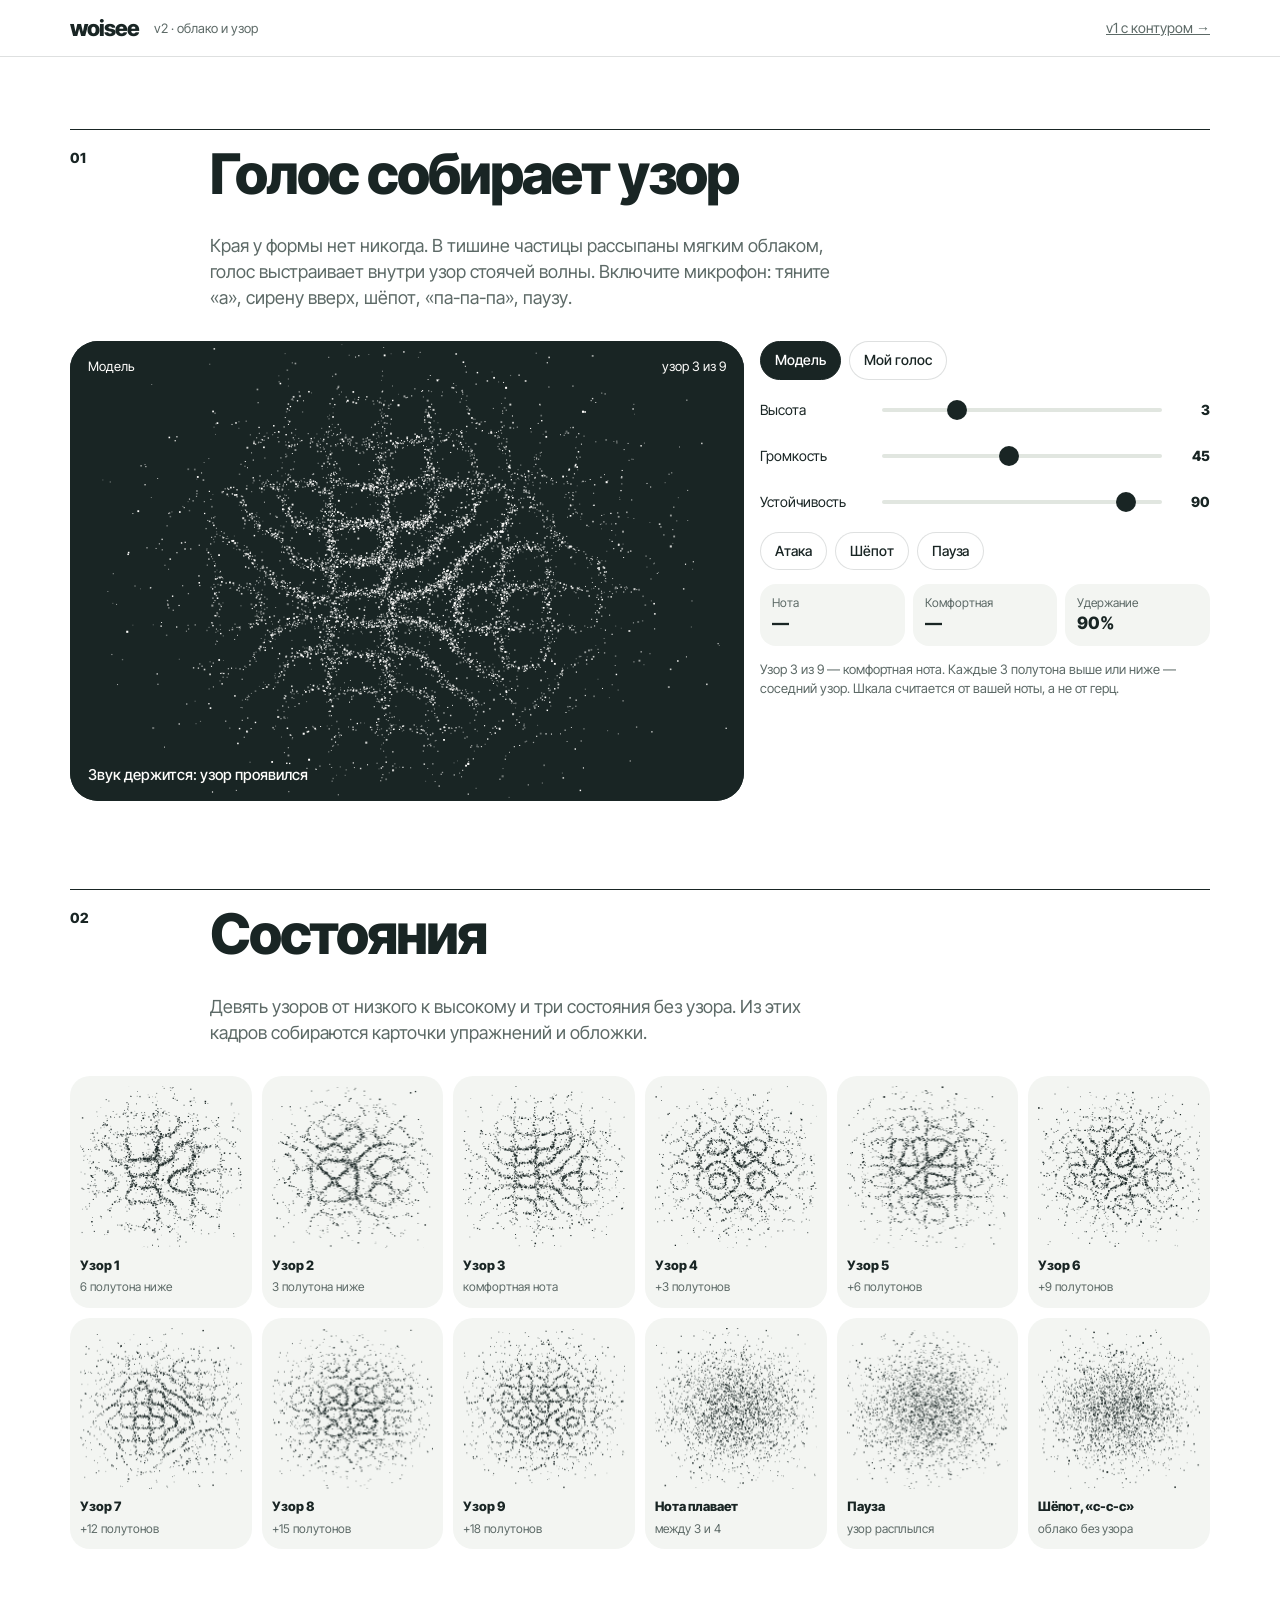
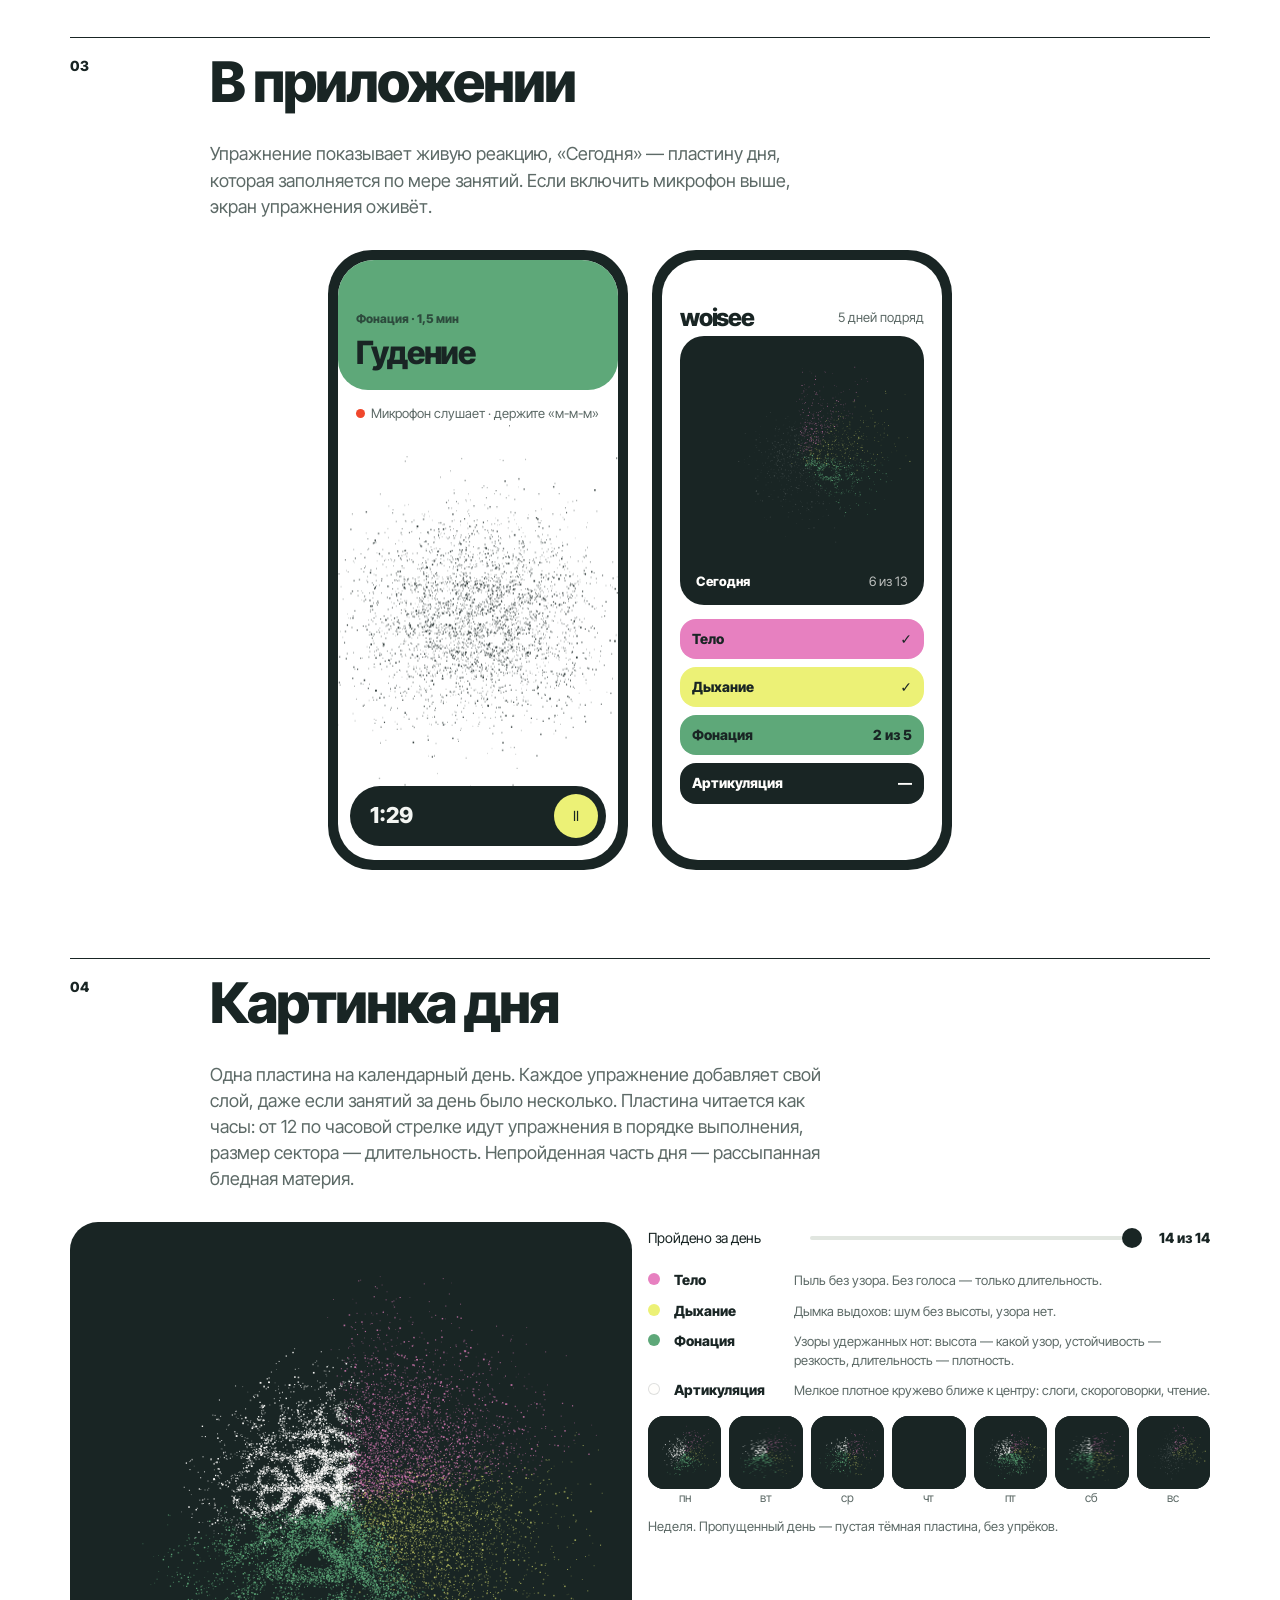
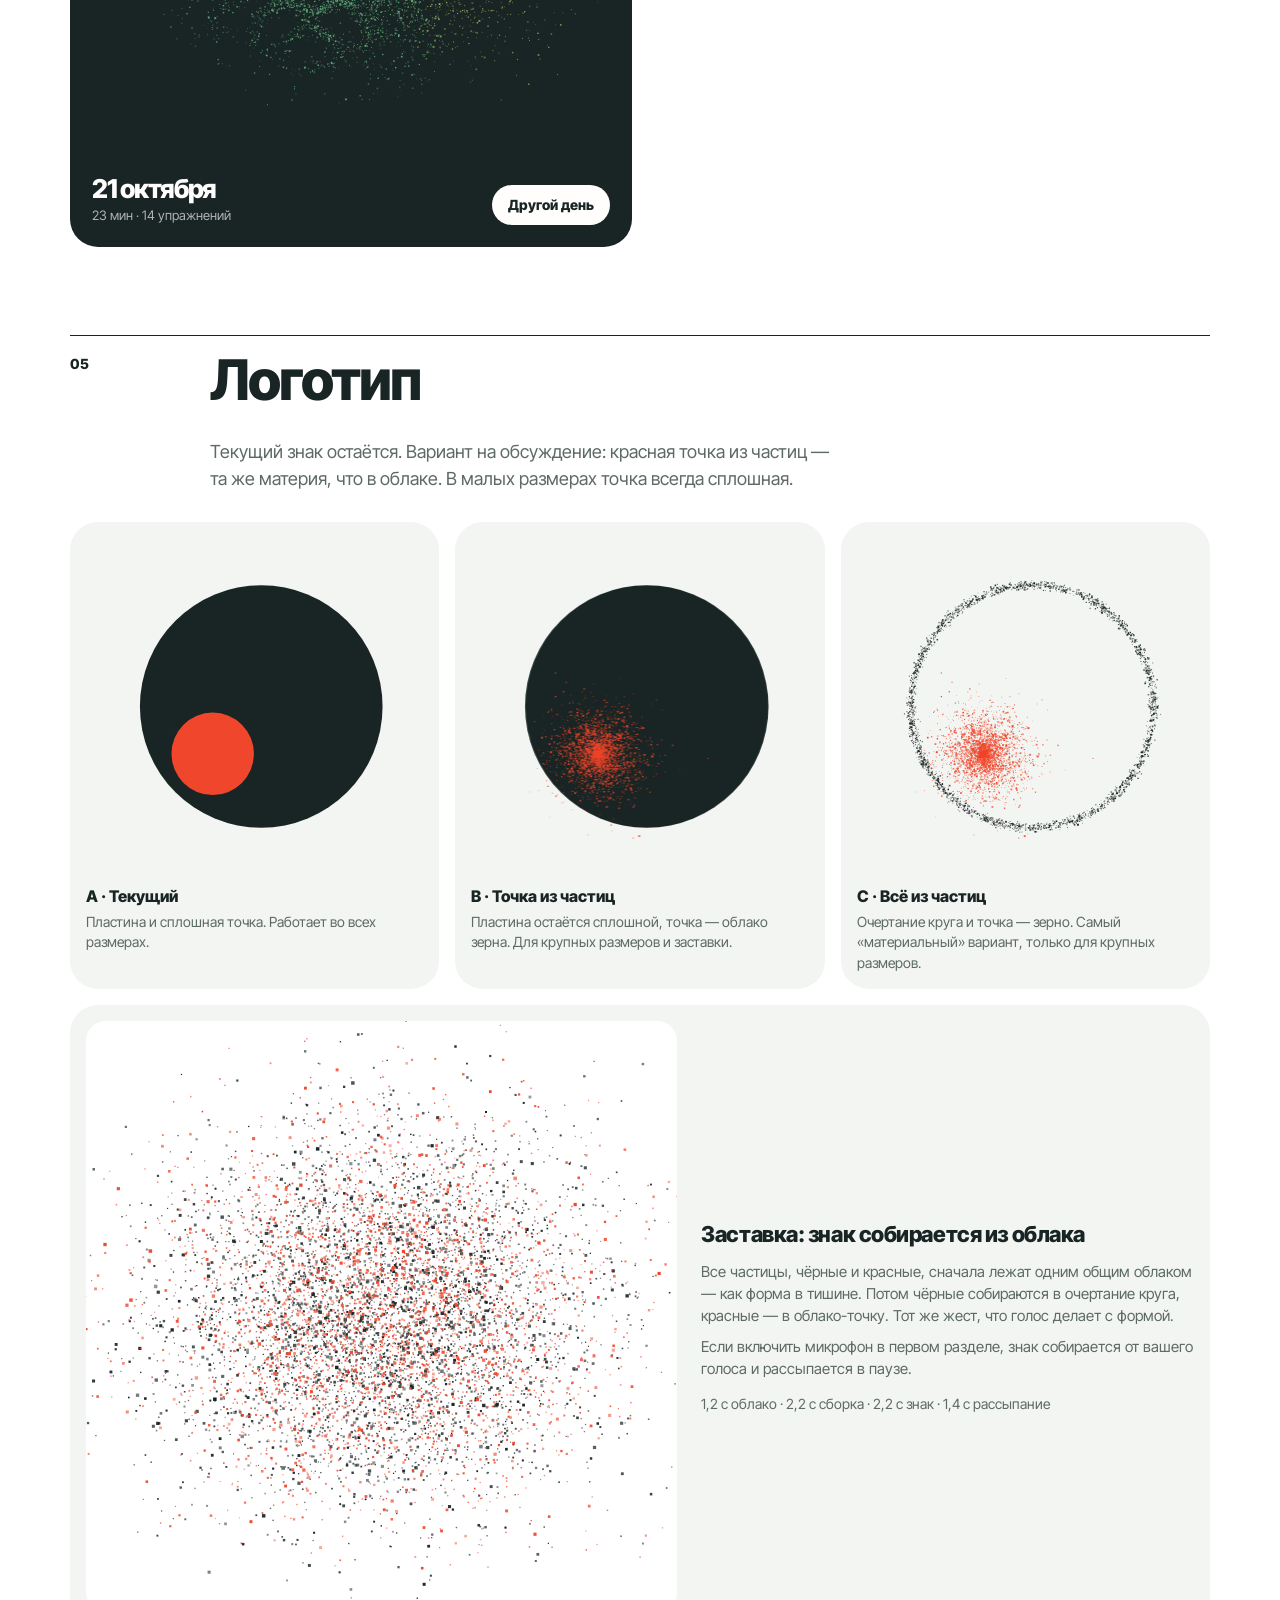
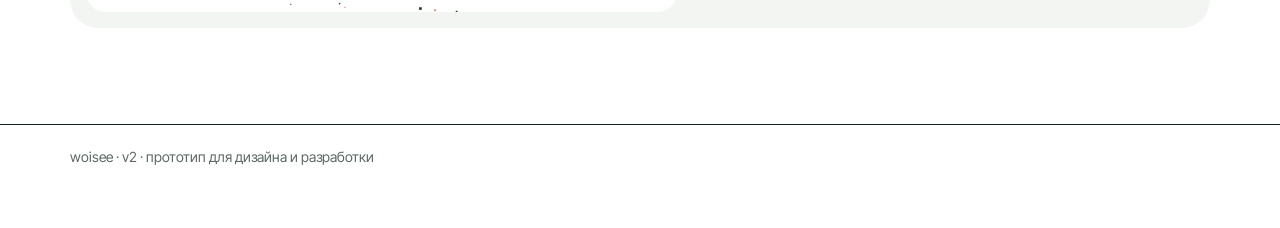
<file: identity/v2/index.html>
<!doctype html>
<html lang="ru">
<head>
<meta charset="utf-8">
<meta name="viewport" content="width=device-width,initial-scale=1,viewport-fit=cover">
<meta name="theme-color" content="#192524">
<title>woisee · облако и узор</title>
<link rel="stylesheet" href="../fonts.css">
<style>
:root{--paper:#FFFFFF;--paper-2:#F3F5F2;--soft:#E1E6E0;--ink:#192524;--muted:#5D6A67;--rule:rgba(25,37,36,.14);--signal:#F0472C;--lime:#ECF176;--rasp:#E780C0;--kale:#5EA879;--ebony:#192524;--vanilla:#FFFEFC;--f:"Inter Tight","Helvetica Neue",Helvetica,Arial,system-ui,sans-serif;color-scheme:light}
*{box-sizing:border-box}[hidden]{display:none!important}
body{margin:0;background:var(--paper);color:var(--ink);font-family:var(--f);font-size:16px;line-height:1.45}
h1,h2,h3{margin:0;font-weight:800;letter-spacing:-.035em;text-wrap:balance}p{margin:0}
button{font:inherit;color:inherit;background:none;border:0;cursor:pointer;padding:0}
button:focus-visible,input:focus-visible{outline:2px solid var(--signal);outline-offset:2px}
canvas{display:block}
.wrap{max-width:1180px;margin:0 auto;padding:0 20px}
.wm{font-weight:800;letter-spacing:-.05em;line-height:1}
.top{border-bottom:1px solid var(--rule)}.top .wrap{display:flex;align-items:center;gap:16px;height:56px}
.top .wm{font-size:22px}.top a{margin-left:auto;font-size:14px;color:var(--muted)}
section.s{padding-top:72px;padding-bottom:16px}
.sh{display:grid;grid-template-columns:120px 1fr;gap:20px;border-top:1px solid var(--ink);padding-top:18px;margin-bottom:30px}
.sh .no{font-size:14px;font-weight:600}.sh h2{font-size:clamp(32px,4.6vw,56px);line-height:.95}
.sh p{grid-column:2;max-width:62ch;font-size:18px;color:var(--muted);margin-top:12px}
@media (max-width:700px){.sh{grid-template-columns:1fr;gap:10px}.sh p{grid-column:1}}
.btn{display:inline-flex;align-items:center;gap:6px;border:1px solid var(--rule);border-radius:99px;padding:8px 14px;font-size:14px;font-weight:500;background:var(--paper)}
.btn.sel{background:var(--ink);color:var(--paper);border-color:var(--ink)}
.cap{display:inline-flex;align-items:center;gap:10px;border-radius:99px;padding:10px 16px;font-weight:600;font-size:14px;background:var(--vanilla);color:var(--ink)}
.lab{display:grid;grid-template-columns:1.5fr 1fr;gap:16px}@media (max-width:900px){.lab{grid-template-columns:1fr}}
.stage{background:var(--ebony);border-radius:28px;position:relative;overflow:hidden;min-height:460px}
.stage canvas{position:absolute;inset:0;width:100%;height:100%}
.stage .over{position:absolute;left:18px;right:18px;top:16px;display:flex;justify-content:space-between;color:var(--vanilla);font-size:13px;pointer-events:none}
.stage .state{position:absolute;left:18px;bottom:16px;color:var(--vanilla);font-size:15px;font-weight:500}
.panel{display:flex;flex-direction:column;gap:14px}.row{display:flex;gap:8px;flex-wrap:wrap}
.ctrl{display:grid;grid-template-columns:110px 1fr 40px;align-items:center;gap:10px;font-size:14px}.ctrl span:last-child{text-align:right;font-weight:600}
input[type=range]{-webkit-appearance:none;appearance:none;width:100%;height:28px;background:transparent}
input[type=range]::-webkit-slider-runnable-track{height:4px;border-radius:2px;background:var(--soft)}
input[type=range]::-moz-range-track{height:4px;border-radius:2px;background:var(--soft)}
input[type=range]::-webkit-slider-thumb{-webkit-appearance:none;width:20px;height:20px;border-radius:50%;background:var(--ink);margin-top:-8px}
input[type=range]::-moz-range-thumb{width:20px;height:20px;border:0;border-radius:50%;background:var(--ink)}
input[type=range]:disabled{opacity:.55}
.reads{display:grid;grid-template-columns:repeat(3,minmax(0,1fr));gap:8px}
.read{background:var(--paper-2);border-radius:16px;padding:10px 12px}.read small{display:block;font-size:12px;color:var(--muted)}.read b{font-size:17px}
.err{color:var(--signal);font-size:13px}.note{font-size:13px;color:var(--muted)}
.states{display:grid;grid-template-columns:repeat(6,minmax(0,1fr));gap:10px}
@media (max-width:900px){.states{grid-template-columns:repeat(3,minmax(0,1fr))}}
.st{background:var(--paper-2);border-radius:20px;padding:10px}.st canvas{width:100%;aspect-ratio:1/1}
.st b{display:block;font-size:13px;margin-top:8px}.st small{font-size:12px;color:var(--muted)}
.day{display:grid;grid-template-columns:1fr 1fr;gap:16px;align-items:start}@media (max-width:900px){.day{grid-template-columns:1fr}}
.plate{background:var(--ebony);border-radius:28px;padding:22px;color:var(--vanilla)}.plate canvas{width:100%;aspect-ratio:1/1}
.week{display:grid;grid-template-columns:repeat(7,minmax(0,1fr));gap:8px;margin-top:16px}
.week figure{margin:0;text-align:center;font-size:12px;color:var(--muted)}.week canvas{width:100%;aspect-ratio:1/1;border-radius:16px;background:var(--ebony)}
.legend{display:flex;flex-direction:column;gap:10px;margin-top:16px}
.legend div{display:grid;grid-template-columns:16px 110px 1fr;gap:10px;align-items:baseline;font-size:14px}
.legend i{width:12px;height:12px;border-radius:50%;display:block}
.phones{display:flex;gap:24px;flex-wrap:wrap;justify-content:center}
.phone{width:300px;height:620px;border-radius:44px;background:var(--ink);padding:10px}
.scr{width:100%;height:100%;border-radius:36px;overflow:hidden;background:var(--paper);position:relative;display:flex;flex-direction:column}
.scr .head{border-radius:0 0 30px 30px;padding:46px 18px 22px}.scr .head small{font-size:12px;font-weight:600;opacity:.7}.scr .head h3{font-size:32px;line-height:.98;margin-top:8px}
.scr .body{flex:1;position:relative}.scr .body canvas{position:absolute;inset:0;width:100%;height:100%}
.scr .capb{position:absolute;left:12px;right:12px;bottom:14px;display:flex;justify-content:space-between;align-items:center;border-radius:99px;background:var(--ink);color:var(--paper-2);padding:8px 8px 8px 20px}
.scr .capb .t{font-size:22px;font-weight:700}.scr .capb .pl{width:44px;height:44px;border-radius:50%;background:var(--lime);display:grid;place-items:center;color:var(--ink);font-size:14px}
.scr .hint{position:absolute;left:18px;right:18px;top:14px;font-size:13px;color:var(--muted)}
.dot{width:9px;height:9px;border-radius:50%;background:var(--signal);display:inline-block}
.list{padding:14px 18px;display:flex;flex-direction:column;gap:8px;font-size:14px}
.list div{display:flex;justify-content:space-between;align-items:center;border-radius:16px;padding:10px 12px;font-weight:600}
.logos{display:grid;grid-template-columns:repeat(3,minmax(0,1fr));gap:16px}@media (max-width:800px){.logos{grid-template-columns:1fr}}
.lg{background:var(--paper-2);border-radius:28px;padding:16px}.lg canvas{width:100%;aspect-ratio:1/1}
.lg b{display:block;margin-top:10px}.lg p{font-size:14px;color:var(--muted);margin-top:4px}
@media (max-width:800px){.spl-grid{grid-template-columns:1fr!important}}
footer{border-top:1px solid var(--ink);margin-top:80px;padding:22px 0 60px;font-size:14px;color:var(--muted)}
</style>
</head>
<body>
<header class="top"><div class="wrap"><span class="wm">woisee</span><span class="note">v2 · облако и узор</span><a href="../index.html">v1 с контуром →</a></div></header>
<main>

<section class="s wrap" id="live">
  <div class="sh"><span class="no">01</span><h2>Голос собирает узор</h2>
    <p>Края у формы нет никогда. В тишине частицы рассыпаны мягким облаком, голос выстраивает внутри узор стоячей волны. Включите микрофон: тяните «а», сирену вверх, шёпот, «па-па-па», паузу.</p></div>
  <div class="lab">
    <div class="stage"><canvas id="liveCv"></canvas>
      <div class="over"><span id="mode">Модель</span><span id="pat"></span></div>
      <div class="state" id="state"></div></div>
    <div class="panel">
      <div class="row"><button class="btn sel" id="mModel">Модель</button><button class="btn" id="mVoice">Мой голос</button><button class="btn" id="mCal" hidden>Заново найти ноту</button></div>
      <div class="err" id="err" hidden></div>
      <div class="ctrl"><label for="sP">Высота</label><input id="sP" type="range" min="0" max="100" step="1" value="25"><span id="oP">3</span></div>
      <div class="ctrl"><label for="sL">Громкость</label><input id="sL" type="range" min="0" max="100" step="1" value="45"><span id="oL">45</span></div>
      <div class="ctrl"><label for="sS">Устойчивость</label><input id="sS" type="range" min="0" max="100" step="1" value="90"><span id="oS">90</span></div>
      <div class="row" id="mBtns"><button class="btn" id="bK">Атака</button><button class="btn" id="bN">Шёпот</button><button class="btn" id="bS">Пауза</button></div>
      <div class="reads">
        <div class="read"><small>Нота</small><b id="rNote">—</b></div>
        <div class="read"><small>Комфортная</small><b id="rRef">—</b></div>
        <div class="read"><small>Удержание</small><b id="rHold">—</b></div>
      </div>
      <p class="note">Узор 3 из 9 — комфортная нота. Каждые 3 полутона выше или ниже — соседний узор. Шкала считается от вашей ноты, а не от герц.</p>
    </div>
  </div>
</section>

<section class="s wrap" id="states">
  <div class="sh"><span class="no">02</span><h2>Состояния</h2><p>Девять узоров от низкого к высокому и три состояния без узора. Из этих кадров собираются карточки упражнений и обложки.</p></div>
  <div class="states" id="statesGrid"></div>
</section>

<section class="s wrap" id="app">
  <div class="sh"><span class="no">03</span><h2>В приложении</h2><p>Упражнение показывает живую реакцию, «Сегодня» — пластину дня, которая заполняется по мере занятий. Если включить микрофон выше, экран упражнения оживёт.</p></div>
  <div class="phones">
    <div class="phone"><div class="scr">
      <div class="head" style="background:var(--kale)"><small>Фонация · 1,5 мин</small><h3>Гудение</h3></div>
      <div class="body"><div class="hint"><span class="dot"></span>&nbsp; Микрофон слушает · держите «м-м-м»</div><canvas id="phEx"></canvas></div>
      <div class="capb"><span class="t" id="phT">1:12</span><span class="pl">II</span></div>
    </div></div>
    <div class="phone"><div class="scr">
      <div style="padding:46px 18px 6px;display:flex;justify-content:space-between;align-items:center"><span class="wm" style="font-size:24px">woisee</span><span class="note">5 дней подряд</span></div>
      <div style="padding:0 18px"><div style="background:var(--ebony);border-radius:24px;padding:10px"><canvas id="phToday" style="width:100%;aspect-ratio:1/1"></canvas>
        <div style="color:var(--vanilla);display:flex;justify-content:space-between;font-size:13px;padding:2px 6px 4px"><b>Сегодня</b><span id="phTodayMeta" style="opacity:.7"></span></div></div></div>
      <div class="list">
        <div style="background:var(--rasp)">Тело<span>✓</span></div>
        <div style="background:var(--lime)">Дыхание<span>✓</span></div>
        <div style="background:var(--kale)">Фонация<span>2 из 5</span></div>
        <div style="background:var(--ebony);color:var(--vanilla)">Артикуляция<span>—</span></div>
      </div>
    </div></div>
  </div>
</section>

<section class="s wrap" id="day">
  <div class="sh"><span class="no">04</span><h2>Картинка дня</h2><p>Одна пластина на календарный день. Каждое упражнение добавляет свой слой, даже если занятий за день было несколько. Пластина читается как часы: от 12 по часовой стрелке идут упражнения в порядке выполнения, размер сектора — длительность. Непройденная часть дня — рассыпанная бледная материя.</p></div>
  <div class="day">
    <div class="plate"><canvas id="dayCv"></canvas>
      <div style="display:flex;justify-content:space-between;align-items:flex-end;gap:10px;margin-top:14px">
        <div><div class="wm" style="font-size:26px">21 октября</div><div class="note" style="color:rgba(255,254,252,.65);margin-top:4px" id="dayMeta"></div></div>
        <button class="cap" id="dayNext">Другой день</button></div></div>
    <div>
      <div class="ctrl" style="grid-template-columns:150px 1fr 60px"><label for="sK">Пройдено за день</label><input id="sK" type="range" min="0" max="14" step="1" value="14"><span id="oK"></span></div>
      <div class="legend">
        <div><i style="background:var(--rasp)"></i><b>Тело</b><span class="note">Пыль без узора. Без голоса — только длительность.</span></div>
        <div><i style="background:var(--lime)"></i><b>Дыхание</b><span class="note">Дымка выдохов: шум без высоты, узора нет.</span></div>
        <div><i style="background:var(--kale)"></i><b>Фонация</b><span class="note">Узоры удержанных нот: высота — какой узор, устойчивость — резкость, длительность — плотность.</span></div>
        <div><i style="background:var(--vanilla);border:1px solid var(--rule)"></i><b>Артикуляция</b><span class="note">Мелкое плотное кружево ближе к центру: слоги, скороговорки, чтение.</span></div>
      </div>
      <div class="week" id="week"></div>
      <p class="note" style="margin-top:10px">Неделя. Пропущенный день — пустая тёмная пластина, без упрёков.</p>
    </div>
  </div>
</section>

<section class="s wrap" id="logo">
  <div class="sh"><span class="no">05</span><h2>Логотип</h2><p>Текущий знак остаётся. Вариант на обсуждение: красная точка из частиц — та же материя, что в облаке. В малых размерах точка всегда сплошная.</p></div>
  <div class="logos">
    <div class="lg"><canvas data-logo="a"></canvas><b>A · Текущий</b><p>Пластина и сплошная точка. Работает во всех размерах.</p></div>
    <div class="lg"><canvas data-logo="b"></canvas><b>B · Точка из частиц</b><p>Пластина остаётся сплошной, точка — облако зерна. Для крупных размеров и заставки.</p></div>
    <div class="lg"><canvas data-logo="c"></canvas><b>C · Всё из частиц</b><p>Очертание круга и точка — зерно. Самый «материальный» вариант, только для крупных размеров.</p></div>
  </div>
  <div class="lg splash-box" style="margin-top:16px">
    <div style="display:grid;grid-template-columns:minmax(0,1.2fr) minmax(0,1fr);gap:24px;align-items:center" class="spl-grid">
      <canvas id="splash" style="width:100%;aspect-ratio:1/1;border-radius:20px;background:var(--paper)"></canvas>
      <div>
        <b style="margin-top:0;font-size:22px;letter-spacing:-.02em">Заставка: знак собирается из облака</b>
        <p style="font-size:15px;margin-top:10px">Все частицы, чёрные и красные, сначала лежат одним общим облаком — как форма в тишине. Потом чёрные собираются в очертание круга, красные — в облако-точку. Тот же жест, что голос делает с формой.</p>
        <p style="font-size:15px;margin-top:10px">Если включить микрофон в первом разделе, знак собирается от вашего голоса и рассыпается в паузе.</p>
        <p class="note" style="margin-top:14px">1,2 с облако · 2,2 с сборка · 2,2 с знак · 1,4 с рассыпание</p>
      </div>
    </div>
  </div>
</section>
</main>
<footer><div class="wrap">woisee · v2 · прототип для дизайна и разработки</div></footer>

<script src="../voiceform.js"></script>
<script src="field.js"></script>
<script>
(function(){
'use strict';
const F = window.Field, VF = window.VoiceForm;
const C = { ink:'#192524', vanilla:'#FFFEFC', rasp:'#E780C0', lime:'#ECF176', kale:'#5EA879', ebony:'#192524', signal:'#F0472C' };
const $ = s => document.querySelector(s), $$ = s => Array.from(document.querySelectorAll(s));
const DPR = () => Math.min(window.devicePixelRatio || 1, 2);
function fit(cv, w, h){ const d = DPR(); w = w || cv.clientWidth; h = h || cv.clientHeight; const W = Math.max(1,Math.round(w*d)), H = Math.max(1,Math.round(h*d)); if (cv.width !== W || cv.height !== H){ cv.width = W; cv.height = H; } const ctx = cv.getContext('2d'); ctx.setTransform(d,0,0,d,0,0); return { ctx, w, h }; }

/* ---------- живое состояние ---------- */
const voice = new VF.Voice();
const S = F.state({ e:0.08, hold:0 }), T = F.state();
let mode = 'model', sil = false, noise = false, holdM = 0, t = 0;
function modelTarget(dt){
  const p = +$('#sP').value/100, l = +$('#sL').value/100, s = +$('#sS').value/100;
  const drift = (1-s)*(0.9*Math.sin(t*1.7)+0.5*Math.sin(t*4.3));
  T.n = Math.max(0, Math.min(8, p*8 + drift)); T.amp = 0.15 + 0.85*Math.pow(l,0.6);
  T.stab = noise ? 0.15 : s; T.e = sil ? 0.08 : noise ? 0.6 : 1; T.noise = noise ? 1 : 0;
  holdM = (!sil && !noise && s > .6) ? Math.min(1, holdM + dt/2.5) : Math.max(0, holdM - dt*.8); T.hold = holdM;
  $('#oP').textContent = Math.round(p*8)+1; $('#oL').textContent = Math.round(l*100); $('#oS').textContent = Math.round(s*100);
}
const views = [];
const io = new IntersectionObserver(es => es.forEach(e => { if (e.target._v) e.target._v.vis = e.isIntersecting; }), { rootMargin:'100px' });
function addView(el, fn){ const v = { fn, vis:false }; el._v = v; io.observe(el); views.push(v); }
let last = performance.now();
function frame(now){
  const dt = Math.min(0.05, (now-last)/1000); last = now; t += dt;
  if (mode === 'voice' && voice.on){ voice.update(dt); F.fromVoice(voice, T); sil = voice.f.silent; }
  else modelTarget(dt);
  F.ease(S, T, dt);
  views.forEach(v => v.vis && v.fn(dt));
  requestAnimationFrame(frame);
}

/* ---------- живая форма ---------- */
const liveF = F.make(innerWidth < 700 ? 6000 : 9000, 3);
const liveCv = $('#liveCv');
addView($('.stage'), dt => {
  const { ctx, w, h } = fit(liveCv); ctx.fillStyle = C.ebony; ctx.fillRect(0,0,w,h);
  F.step(liveF, S, dt, t);
  F.draw(ctx, liveF, w/2, h/2, Math.min(w,h)*0.46, C.vanilla, 1.1);
  const i0 = Math.round(Math.max(0, Math.min(8, S.n))), g = S.n - Math.floor(S.n), blur = 4*g*(1-g);
  $('#pat').textContent = S.e < 0.3 ? '' : S.noise > 0.5 ? 'дымка' : 'узор ' + (i0+1) + ' из 9';
  $('#state').textContent = sil ? 'Пауза: узор расплывается в облако' : S.noise > .5 ? 'Шум без высоты: облако дрожит, узора нет' : S.kick > .4 ? 'Атака: волна от центра' : (blur > .5 || S.stab < .45) ? 'Нота плавает: узор между состояниями' : S.hold > .85 ? 'Звук держится: узор проявился' : 'Голос собирает узор';
  $('#rHold').textContent = Math.round(S.hold*100) + '%';
  if (mode === 'voice' && voice.on){
    const f = voice.f;
    $('#rNote').textContent = f.voiced ? VF.noteName(f.midi).split(' ')[0] + ' · ' + Math.round(f.hz) : (f.noise ? 'шум' : '—');
    $('#rRef').textContent = f.calibrated ? VF.noteName(f.ref).split(' ')[0] + ' · ' + Math.round(440*Math.pow(2,(f.ref-69)/12)) : 'слушаю…';
    $('#sP').value = Math.round(S.n/8*100); $('#oP').textContent = Math.round(S.n)+1;
    $('#sL').value = Math.round(Math.pow(Math.max(0,(S.amp-.15)/.85), 1/0.6)*100); $('#oL').textContent = $('#sL').value;
    $('#sS').value = Math.round(S.stab*100); $('#oS').textContent = $('#sS').value;
  } else { $('#rNote').textContent = '—'; $('#rRef').textContent = '—'; }
});
function ub(){ $('#bN').classList.toggle('sel', noise); $('#bS').classList.toggle('sel', sil); }
['#sP','#sL','#sS'].forEach(id => $(id).addEventListener('input', () => { sil = false; noise = false; ub(); }));
$('#bK').addEventListener('click', () => { T.kick = 1; sil = false; noise = false; ub(); });
$('#bN').addEventListener('click', () => { noise = !noise; sil = false; ub(); });
$('#bS').addEventListener('click', () => { sil = !sil; noise = false; ub(); });
function setMode(m){
  mode = m; $('#mModel').classList.toggle('sel', m === 'model'); $('#mVoice').classList.toggle('sel', m === 'voice');
  $('#mCal').hidden = m !== 'voice'; $('#mBtns').hidden = m === 'voice';
  ['#sP','#sL','#sS'].forEach(id => $(id).disabled = m === 'voice');
  $('#mode').textContent = m === 'voice' ? '● Микрофон слушает' : 'Модель';
  if (m === 'model'){ sil = false; noise = false; ub(); }
}
$('#mVoice').addEventListener('click', async () => {
  if (voice.on) return setMode('voice');
  $('#err').hidden = true;
  try { await voice.start(); setMode('voice'); }
  catch(e){ $('#err').textContent = location.protocol !== 'https:' ? 'Микрофон работает только по https.' : 'Нет доступа к микрофону. Разрешите его в настройках браузера.'; $('#err').hidden = false; }
});
$('#mModel').addEventListener('click', () => { if (voice.on) voice.stop(); setMode('model'); });
$('#mCal').addEventListener('click', () => voice.recalibrate());

/* ---------- статичные кадры ---------- */
const statics = [];
function addStatic(fn){ statics.push(fn); fn(); }
const STATES = [];
for (let i = 0; i < 9; i++) STATES.push(['Узор ' + (i+1), i === 2 ? 'комфортная нота' : (i < 2 ? (2-i)*3 + ' полутона ниже' : '+' + (i-2)*3 + ' полутонов'), F.state({ n:i })]);
STATES.push(['Нота плавает', 'между 3 и 4', F.state({ n:2.5, stab:.3, hold:.3 })]);
STATES.push(['Пауза', 'узор расплылся', F.state({ e:.08, hold:0 })]);
STATES.push(['Шёпот, «с-с-с»', 'облако без узора', F.state({ noise:1, e:.6, stab:.15, hold:0, amp:.1 })]);
STATES.forEach(([title, sub, st], k) => {
  const el = document.createElement('div'); el.className = 'st';
  el.innerHTML = `<canvas></canvas><b>${title}</b><small>${sub}</small>`; $('#statesGrid').appendChild(el);
  const cv = el.querySelector('canvas');
  addStatic(() => { const { ctx, w, h } = fit(cv); ctx.clearRect(0,0,w,h); const f = F.make(Math.round(1500 + w*w*0.06), 40+k); F.settle(f, st); F.draw(ctx, f, w/2, h/2, w*0.5, C.ink, 0.9); });
});

/* ---------- день ---------- */
const PLAN = {
  body:['Полулежачее положение','Плечи','Наклоны головы','Внутренняя улыбка','Свободная челюсть'],
  breath:['Дыхание животом','«Собачка»','Долгий выдох','Дыхание 4-4-8-4'],
  phon:['Мягкая атака','Гудение','Соломинка','Три резонатора','Посылка звука','Сирена','От шёпота до крика','Качели'],
  artic:['Губы','Язык','Ряды согласных','Скороговорки','Протяжные гласные','Пробка','Чтение вслух'],
};
function pick(r, a, k){ a = a.slice(); const o = []; while (o.length < k && a.length) o.push(a.splice((r()*a.length)|0,1)[0]); return o; }
function makeDay(seed){
  const r = F.rng(seed), ex = [];
  pick(r, PLAN.body, 2 + (r()*2|0)).forEach(n => ex.push({ block:'body', name:n, dur: 45 + r()*120 }));
  pick(r, PLAN.breath, 2 + (r()*2|0)).forEach(n => ex.push({ block:'breath', name:n, dur: 60 + r()*40 }));
  pick(r, PLAN.phon, 3 + (r()*3|0)).forEach(n => {
    const notes = []; const k = n === 'Сирена' ? 5 : 1 + (r()*3|0);
    for (let q = 0; q < k; q++) notes.push({ n: n === 'Сирена' ? q*1.8 : Math.max(0, Math.min(8, 2 + Math.round(gauss(r)*2))), stab: .5 + r()*.5, amp: .2 + r()*.7, hold: .4 + r()*.6 });
    ex.push({ block:'phon', name:n, dur: 60 + r()*60, notes });
  });
  pick(r, PLAN.artic, 2 + (r()*3|0)).forEach(n => ex.push({ block:'artic', name:n, dur: 45 + r()*120, notes:[{ n: 5 + (r()*4|0), stab:.7 + r()*.3, amp:.4, hold:.8 }] }));
  return ex;
}
function gauss(r){ return (r()+r()+r()-1.5)/1.5; }
function drawDay(ctx, s, ex, upto, seed){
  // Пластина = день. От 12 часов по часовой стрелке: каждое упражнение — свой сектор, размер = длительность.
  // Внутри сектора — материя этого упражнения: пыль (тело), дымка (дыхание), узоры нот (фонация, артикуляция).
  // Ещё не пройденная часть дня — рассыпанная бледная материя.
  ctx.fillStyle = C.ebony; ctx.fillRect(0,0,s,s);
  const R = s*0.34, cx = s/2, cy = s/2, dot = Math.max(0.6, s/520), dens = (s/600)*(s/600);
  const total = ex.reduce((a, e) => a + e.dur, 0);
  let a0 = -Math.PI/2;
  ex.forEach((e, k) => {
    const span = Math.PI*2*e.dur/total, done = k < upto, r = F.rng(seed*31 + k*7 + 1);
    const parts = done && e.notes ? e.notes : [null];
    parts.forEach((nt, q) => {
      const sub = span/parts.length, start = a0 + sub*q;
      const n = Math.round((done ? (e.block === 'body' || e.block === 'breath' ? 15 : 22) : 3) * e.dur/parts.length * dens + 20);
      const f = F.make(n, seed*31 + k*7 + q);
      for (let i = 0; i < n; i++){
        const th = start + r()*sub + F.gs(r)*0.06, rad = Math.sqrt(-2*Math.log(1 - r()*0.995)) * (e.block === 'artic' ? 0.3 : e.block === 'phon' ? 0.4 : 0.46);
        f.X0[i] = Math.cos(th)*rad; f.Y0[i] = Math.sin(th)*rad*0.9;
      }
      let st, col, al = 0.85;
      if (!done){ st = F.state({ e:0, hold:0, stab:.6, amp:.5 }); col = C.vanilla; al = 0.22; }
      else if (e.block === 'body'){ st = F.state({ e:0, hold:0, stab:.7, amp:.5 }); col = C.rasp; al = 0.75; }
      else if (e.block === 'breath'){ st = F.state({ noise:1, e:.6, stab:.15, hold:0, amp:.5 }); col = C.lime; al = 0.6; }
      else { st = F.state({ n:nt.n, stab:nt.stab, amp:.5, hold:nt.hold }); col = e.block === 'artic' ? C.vanilla : C.kale; al = 0.95; }
      F.settle(f, st); F.draw(ctx, f, cx, cy, R, col, dot, al);
    });
    a0 += span;
  });
}
let daySeed = 2110, dayEx = makeDay(daySeed);
const sK = $('#sK');
function renderDay(){
  sK.max = dayEx.length; if (+sK.value > dayEx.length) sK.value = dayEx.length;
  const k = +sK.value; $('#oK').textContent = k + ' из ' + dayEx.length;
  const cv = $('#dayCv'), s = cv.clientWidth; const { ctx } = fit(cv, s, s); drawDay(ctx, s, dayEx, k, daySeed);
  const done = dayEx.slice(0, k); $('#dayMeta').textContent = Math.round(done.reduce((a, e) => a + e.dur, 0)/60) + ' мин · ' + k + ' упражнений';
}
addStatic(renderDay);
sK.addEventListener('input', renderDay);
$('#dayNext').addEventListener('click', () => { daySeed = (daySeed*48271 + 7) % 2147483647; dayEx = makeDay(daySeed); sK.value = dayEx.length; renderDay(); });
['пн','вт','ср','чт','пт','сб','вс'].forEach((d, i) => {
  const fg = document.createElement('figure'); fg.innerHTML = `<canvas></canvas>${d}`; $('#week').appendChild(fg);
  const cv = fg.querySelector('canvas');
  addStatic(() => { const s = cv.clientWidth; const { ctx } = fit(cv, s, s); if (i === 3){ ctx.fillStyle = C.ebony; ctx.fillRect(0,0,s,s); return; } const ex = makeDay(500 + i*31); drawDay(ctx, s, ex, i === 6 ? 5 : ex.length, 500 + i*31); });
});

/* ---------- экраны ---------- */
const exF = F.make(4000, 9), exS = F.state({ e:.08, hold:0 }), exT = F.state();
let exClock = 0;
addView($('#phEx').closest('.phone'), dt => {
  exClock += dt; const { ctx, w, h } = fit($('#phEx')); ctx.clearRect(0,0,w,h);
  let st = exS;
  if (voice.on && mode === 'voice') st = S;
  else { const c = exClock % 9; Object.assign(exT, F.state({ n:2, stab:.95, amp:.35, hold: Math.min(1, c/2.5), e: c > 7.5 ? .08 : 1 })); F.ease(exS, exT, dt); }
  F.step(exF, st, dt, t); F.draw(ctx, exF, w/2, h*0.48, Math.min(w,h)*0.5, C.ink, 0.9);
  $('#phT').textContent = '1:' + String(Math.max(0, 29 - Math.floor(exClock % 30))).padStart(2,'0');
});
addStatic(() => { const cv = $('#phToday'), s = cv.clientWidth; const { ctx } = fit(cv, s, s); const ex = makeDay(4242); const k = ex.filter(e => e.block === 'body' || e.block === 'breath').length + 2; drawDay(ctx, s, ex, k, 4242); $('#phTodayMeta').textContent = k + ' из ' + ex.length; });

/* ---------- логотип ---------- */
function logo(ctx, s, kind, prog){
  ctx.clearRect(0,0,s,s);
  const R = s*0.36, cx = s*0.52, cy = s*0.5, dx = cx - 0.4*R, dy = cy + 0.39*R, dr = 0.34*R;
  if (kind === 'c'){
    // очертание круга из частиц: зернистая полоса по окружности, плотнее в середине полосы
    const rr = F.rng(91), nr = Math.round(Math.min(5000, 260 + s*7)); ctx.fillStyle = C.ink;
    for (let i = 0; i < nr; i++){
      const a = rr()*Math.PI*2, rad = R + F.gs(rr)*R*0.018, z = (0.6 + rr()*rr()*1.3)*Math.max(0.7, s/320);
      ctx.globalAlpha = 0.5 + rr()*0.5; ctx.fillRect(cx + Math.cos(a)*rad - z/2, cy + Math.sin(a)*rad - z/2, z, z);
    }
    ctx.globalAlpha = 1;
  }
  else { ctx.beginPath(); ctx.arc(cx, cy, R, 0, Math.PI*2); ctx.fillStyle = C.ebony; ctx.fill(); }
  if (kind === 'a'){ ctx.beginPath(); ctx.arc(dx, dy, dr, 0, Math.PI*2); ctx.fillStyle = C.signal; ctx.fill(); return; }
  const r = F.rng(77), n = Math.round(Math.min(3500, 300 + s*s*0.035)), p = prog == null ? 1 : prog;
  ctx.fillStyle = C.signal;
  for (let i = 0; i < n; i++){
    const a = r()*Math.PI*2, rad = Math.abs(F.gs(r))*dr*0.62, tx = dx + Math.cos(a)*rad, ty = dy + Math.sin(a)*rad;
    const sx = cx + F.gs(r)*R*0.9, sy = cy + F.gs(r)*R*0.75;
    const x = sx + (tx - sx)*p, y = sy + (ty - sy)*p, z = (0.6 + r()*r()*1.4)*Math.max(0.7, s/320);
    ctx.globalAlpha = 0.45 + r()*0.55; ctx.fillRect(x - z/2, y - z/2, z, z);
  }
  ctx.globalAlpha = 1;
}
$$('canvas[data-logo]').forEach(cv => addStatic(() => { const s = cv.clientWidth; const { ctx } = fit(cv, s, s); logo(ctx, s, cv.dataset.logo); }));
// Заставка: чёрные и красные частицы из одного облака собираются в знак (вариант C)
let SPL = null, splT = 0, splP = 0;
function buildSplash(s){
  const R = s*0.36, cx = s*0.5, cy = s*0.5, dx = cx - 0.4*R, dy = cy + 0.39*R, dr = 0.34*R, r = F.rng(123), pts = [];
  const nr = Math.round(Math.min(5000, 260 + s*7)), nd = Math.round(Math.min(3500, 300 + s*s*0.035)), sz = Math.max(0.7, s/320);
  const add = (tx, ty, col) => pts.push({ tx, ty, col, sx: cx + F.gs(r)*R*0.5, sy: cy + F.gs(r)*R*0.44, d: r(), z: (0.6 + r()*r()*1.4)*sz, al: 0.45 + r()*0.55, ph: r()*6.28 });
  for (let i = 0; i < nr; i++){ const a = r()*Math.PI*2, rad = R + F.gs(r)*R*0.018; add(cx + Math.cos(a)*rad, cy + Math.sin(a)*rad, C.ink); }
  for (let i = 0; i < nd; i++){ const a = r()*Math.PI*2, rad = Math.abs(F.gs(r))*dr*0.62; add(dx + Math.cos(a)*rad, dy + Math.sin(a)*rad, C.signal); }
  pts.sort((p, q) => p.col < q.col ? -1 : 1);
  return { s, R, pts };
}
const eio = x => x < 0.5 ? 4*x*x*x : 1 - Math.pow(-2*x + 2, 3)/2;
addView($('#splash'), dt => {
  splT += dt;
  const cv = $('#splash'), s = cv.clientWidth; const { ctx } = fit(cv, s, s);
  if (!SPL || SPL.s !== s) SPL = buildSplash(s);
  let target;
  if (voice.on && mode === 'voice') target = voice.f.silent ? 0 : 1;
  else { const c = splT % 7; target = c < 1.2 ? 0 : c < 3.4 ? (c - 1.2)/2.2 : c < 5.6 ? 1 : 1 - (c - 5.6)/1.4; }
  splP += (target - splP) * (voice.on && mode === 'voice' ? (target > splP ? 0.08 : 0.02) : 1);
  ctx.clearRect(0,0,s,s);
  let col = null;
  for (const p of SPL.pts){
    const pi = eio(Math.max(0, Math.min(1, (splP - 0.35*p.d)/0.65)));
    const wob = (1 - pi)*SPL.R*0.012;
    const x = p.sx + (p.tx - p.sx)*pi + Math.sin(splT*1.6 + p.ph)*wob, y = p.sy + (p.ty - p.sy)*pi + Math.cos(splT*1.3 + p.ph)*wob;
    if (p.col !== col){ col = p.col; ctx.fillStyle = col; }
    ctx.globalAlpha = p.al; ctx.fillRect(x - p.z/2, y - p.z/2, p.z, p.z);
  }
  ctx.globalAlpha = 1;
});

/* ---------- запуск ---------- */
let rt; addEventListener('resize', () => { clearTimeout(rt); rt = setTimeout(() => statics.forEach(fn => fn()), 200); });
(document.fonts && document.fonts.ready ? document.fonts.ready : Promise.resolve()).then(() => statics.forEach(fn => fn()));
requestAnimationFrame(frame);
})();
</script>
</body>
</html>
</file>
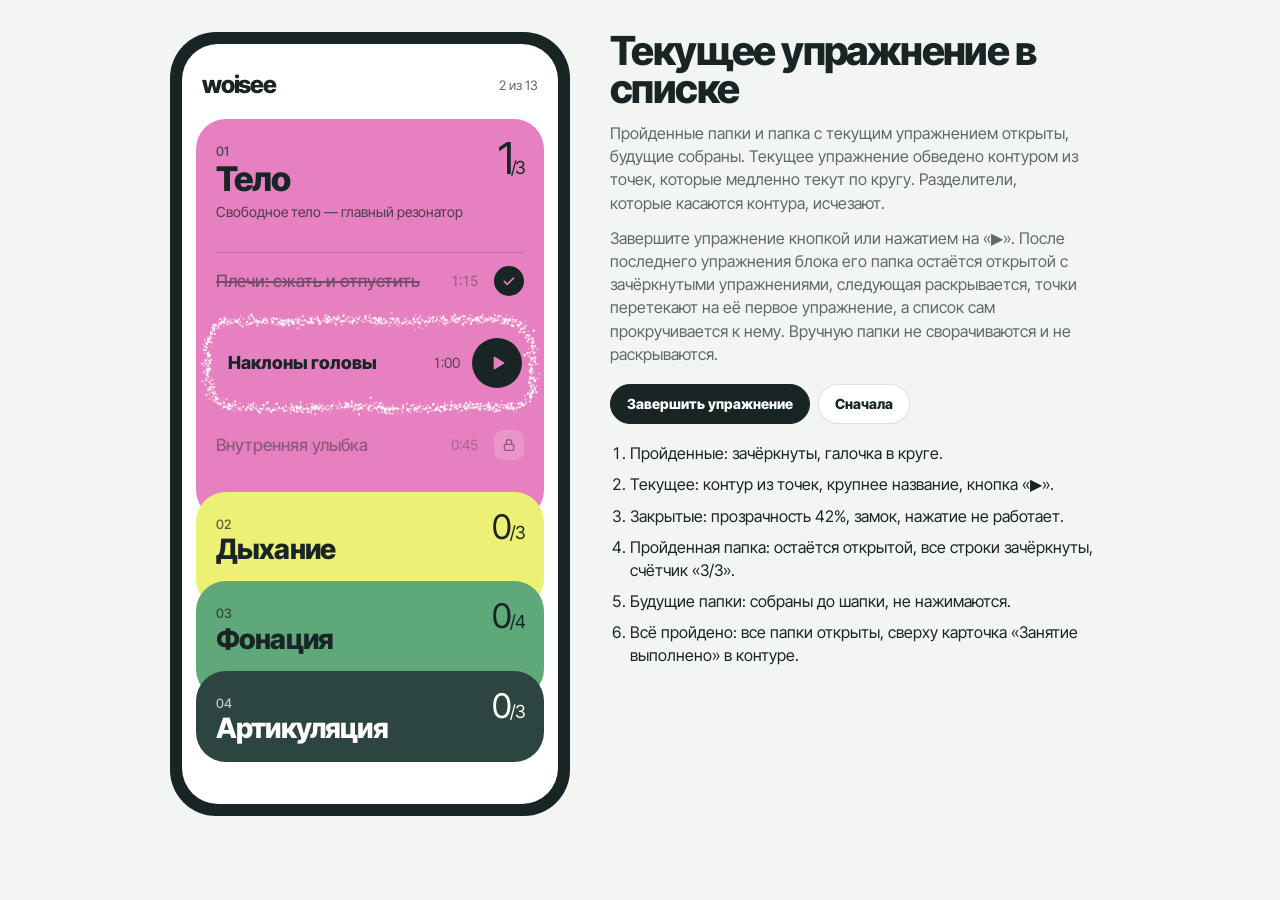
<file: identity/lab/list.html>
<!doctype html>
<html lang="ru">
<head>
<meta charset="utf-8">
<meta name="viewport" content="width=device-width,initial-scale=1,viewport-fit=cover">
<meta name="theme-color" content="#192524">
<title>woisee · текущее упражнение в списке</title>
<link rel="stylesheet" href="../fonts.css">
<style>
:root{--paper:#FFFFFF;--paper-2:#F3F5F2;--ink:#192524;--muted:#5D6A67;--rule:rgba(25,37,36,.14);--signal:#F0472C;--lime:#ECF176;--rasp:#E780C0;--kale:#5EA879;--ebony:#192524;--deep:#2D4540;--vanilla:#FFFEFC;--f:"Inter Tight","Helvetica Neue",Helvetica,Arial,system-ui,sans-serif;color-scheme:light}
*{box-sizing:border-box}
body{margin:0;background:var(--paper-2);color:var(--ink);font-family:var(--f);font-size:16px;line-height:1.45}
button{font:inherit;color:inherit;background:none;border:0;cursor:pointer;padding:0;text-align:inherit}
button:focus-visible{outline:2px solid var(--signal);outline-offset:2px;border-radius:10px}
h3{margin:0;font-weight:800;letter-spacing:-.03em}
.page{max-width:980px;margin:0 auto;padding:32px 20px 60px;display:grid;grid-template-columns:400px 1fr;gap:40px;align-items:start}
@media (max-width:860px){.page{grid-template-columns:1fr}}
.phone{background:var(--ink);border-radius:46px;padding:12px;position:sticky;top:20px}
.scr{background:var(--paper);border-radius:36px;padding:18px 14px 26px;height:760px;overflow-y:auto;scrollbar-width:none}.scr::-webkit-scrollbar{display:none}
.top{display:flex;justify-content:space-between;align-items:center;padding:6px 6px 16px}
.top b{font-size:24px;font-weight:800;letter-spacing:-.05em}
.top span{font-size:13px;color:var(--muted)}

/* блоки-папки */
.wrapS{position:relative}
.stack{display:flex;flex-direction:column}
.blk{--c:var(--rasp);--cf:var(--ink);--cl:rgba(25,37,36,.2);--ca:var(--ink);--cai:var(--c);--cbox:rgba(255,255,255,.4);--cdot:#FFFEFC;
  background:var(--c);color:var(--cf);border-radius:30px;padding:20px 20px 46px;margin-top:-28px;position:relative}
.blk:first-child{margin-top:0}.blk:last-child{padding-bottom:20px}
.b-body{--c:var(--rasp)}.b-breath{--c:var(--lime);--cdot:#192524}.b-phon{--c:var(--kale)}
.b-artic{--c:var(--deep);--cf:var(--vanilla);--cl:rgba(255,254,252,.18);--ca:var(--lime);--cai:var(--deep);--cbox:rgba(255,254,252,.14)}
.blk header{display:grid;grid-template-columns:1fr auto;align-items:start;gap:12px;width:100%}
.blk .idx{font-size:13px;font-weight:500;opacity:.7}
.blk h3{font-size:34px;line-height:1;transition:font-size .35s}
.blk .sub{font-size:14px;opacity:.75;margin-top:6px;transition:opacity .3s}
.blk .cnt{font-weight:300;font-size:44px;line-height:.9;letter-spacing:-.05em;transition:font-size .35s}
.blk .cnt small{font-size:18px}
.blk.closed h3{font-size:28px}.blk.closed .cnt{font-size:34px}.blk.closed .sub{opacity:0;height:0;margin:0;overflow:hidden}
.body{display:grid;grid-template-rows:1fr;transition:grid-template-rows .45s cubic-bezier(.3,.7,.2,1)}
.blk.closed .body{grid-template-rows:0fr}
.body>div{overflow:hidden;min-height:0}
.blk ul{list-style:none;margin:16px 0 0;padding:0;border-top:1px solid var(--cl)}
.blk ul.nofirst{border-top-color:transparent}
.row{display:grid;grid-template-columns:1fr auto 34px;gap:12px;align-items:center;width:100%;padding:13px 0;border-bottom:1px solid var(--cl);transition:border-color .3s,opacity .3s}
.blk li:last-child .row{border-bottom-color:transparent}
.row.before{border-bottom-color:transparent}
.row .t{font-size:17px;font-weight:500;line-height:1.25;min-width:0}
.row .d{font-size:14px;opacity:.7;font-variant-numeric:tabular-nums}
.box{width:30px;height:30px;border-radius:9px;background:var(--cbox);display:grid;place-items:center;justify-self:end}
.box svg{width:16px;height:16px}
.row.dn .t{text-decoration:line-through;text-decoration-thickness:1.5px;opacity:.55}.row.dn .d{opacity:.4}
.row.dn .box{background:var(--ca);color:var(--cai);border-radius:50%}
.row.lk{opacity:.42;cursor:default}
.row.cur{margin:10px -8px;width:calc(100% + 16px);padding:18px 10px 18px 20px;border-bottom-color:transparent;grid-template-columns:1fr auto 50px}
.row.cur .t{font-size:18px;font-weight:700}
.row.cur .box{width:50px;height:50px;border-radius:50%;background:var(--ca);color:var(--cai)}
.row.cur .box svg{width:20px;height:20px}
.donecard{background:var(--lime);border-radius:30px;padding:22px 20px;margin-bottom:12px;display:none}
.donecard.on{display:block}.donecard h3{font-size:28px;line-height:1}.donecard p{margin:8px 0 0;font-size:14px}
#cv{position:absolute;left:0;top:0;pointer-events:none;z-index:20}

/* панель справа */
.side h1{font-size:40px;line-height:.95;font-weight:800;letter-spacing:-.04em;margin:0 0 14px}
.side p{color:var(--muted);margin:0 0 12px;max-width:52ch}
.ctl{display:flex;gap:8px;flex-wrap:wrap;margin:18px 0}
.btn{display:inline-flex;align-items:center;gap:6px;border:1px solid var(--rule);border-radius:99px;padding:9px 16px;font-size:14px;font-weight:600;background:var(--paper)}
.btn.dark{background:var(--ink);color:var(--paper);border-color:var(--ink)}
.side ol{padding-left:20px;margin:0;color:var(--ink)}.side li{margin-bottom:8px}
.side code{font-size:.9em;background:var(--paper);padding:1px 6px;border-radius:6px}
</style>
</head>
<body>
<div class="page">
  <div class="phone"><div class="scr" id="scr">
    <div class="top"><b>woisee</b><span id="prog">1 из 13</span></div>
    <div class="wrapS" id="wrapS"><div class="donecard" id="donecard"><h3>Занятие на сегодня выполнено</h3><p>18 мин практики. Завтра будет новый акцент.</p></div><section class="stack" id="stack"></section><canvas id="cv" aria-hidden="true"></canvas></div>
  </div></div>
  <div class="side">
    <h1>Текущее упражнение в списке</h1>
    <p>Пройденные папки и папка с текущим упражнением открыты, будущие собраны. Текущее упражнение обведено контуром из точек, которые медленно текут по кругу. Разделители, которые касаются контура, исчезают.</p>
    <p>Завершите упражнение кнопкой или нажатием на «▶». После последнего упражнения блока его папка остаётся открытой с зачёркнутыми упражнениями, следующая раскрывается, точки перетекают на её первое упражнение, а список сам прокручивается к нему. Вручную папки не сворачиваются и не раскрываются.</p>
    <div class="ctl"><button class="btn dark" id="next">Завершить упражнение</button><button class="btn" id="reset">Сначала</button></div>
    <ol>
      <li>Пройденные: зачёркнуты, галочка в круге.</li>
      <li>Текущее: контур из точек, крупнее название, кнопка «▶».</li>
      <li>Закрытые: прозрачность 42%, замок, нажатие не работает.</li>
      <li>Пройденная папка: остаётся открытой, все строки зачёркнуты, счётчик «3/3».</li>
      <li>Будущие папки: собраны до шапки, не нажимаются.</li>
      <li>Всё пройдено: все папки открыты, сверху карточка «Занятие выполнено» в контуре.</li>
    </ol>
  </div>
</div>
<script>
(function(){
'use strict';
const ICON_CHECK='<svg viewBox="0 0 24 24" fill="none" stroke="currentColor" stroke-width="2.4" stroke-linecap="round" stroke-linejoin="round"><path d="M5 12.5l4.5 4.5L19 7.5"/></svg>';
const ICON_PLAY='<svg viewBox="0 0 24 24" fill="currentColor"><path d="M8 5.5v13a1 1 0 0 0 1.5.86l10.6-6.5a1 1 0 0 0 0-1.72L9.5 4.64A1 1 0 0 0 8 5.5z"/></svg>';
const ICON_LOCK='<svg viewBox="0 0 24 24" fill="none" stroke="currentColor" stroke-width="2" stroke-linecap="round"><rect x="5" y="11" width="14" height="9" rx="2"/><path d="M8 11V8a4 4 0 0 1 8 0v3"/></svg>';
const BLOCKS=[
 {id:'body',name:'Тело',sub:'Свободное тело — главный резонатор',ex:[['Плечи: сжать и отпустить',75],['Наклоны головы',60],['Внутренняя улыбка',45]]},
 {id:'breath',name:'Дыхание',sub:'Топливо голоса: опора и спокойствие',ex:[['Дыхание животом',60],['«Собачка»',75],['Долгий выдох: С · Ш · З · Ж',60]]},
 {id:'phon',name:'Фонация',sub:'Чистый объёмный звук без напряжения',ex:[['Мягкая атака звука',75],['Гудение',90],['Сирена',60],['Интонационные качели',120]]},
 {id:'artic',name:'Артикуляция',sub:'Чёткие слова и живая речь',ex:[['Активные губы',75],['Скороговорки',120],['Магия паузы',120]]}];
const PLAN=[];BLOCKS.forEach((b,bi)=>b.ex.forEach((e,ei)=>PLAN.push({bi,ei})));
let done=1;                          // сколько упражнений пройдено (по порядку)
const fmt=s=>Math.floor(s/60)+':'+String(s%60).padStart(2,'0');
const $=id=>document.getElementById(id);
function curPos(){return done<PLAN.length?PLAN[done]:null}
function render(){
  const cp=curPos();
  $('stack').innerHTML=BLOCKS.map((b,bi)=>{
    const first=PLAN.findIndex(p=>p.bi===bi),n=b.ex.length,dn=Math.max(0,Math.min(n,done-first));
    const isActive=cp&&cp.bi===bi;
    const open=!cp||bi<=cp.bi;          // пройденные и текущая папки открыты, будущие собраны
    const rows=b.ex.map((e,ei)=>{const gi=first+ei,st=gi<done?'dn':gi===done?'cur':'lk';
      const before=(cp&&cp.bi===bi&&ei===cp.ei-1)?' before':'';
      return `<li><button class="row ${st}${before}" data-gi="${gi}" ${st==='lk'?'aria-disabled="true" tabindex="-1"':''}><span class="t">${e[0]}</span><span class="d">${fmt(e[1])}</span><span class="box">${st==='dn'?ICON_CHECK:st==='cur'?ICON_PLAY:ICON_LOCK}</span></button></li>`}).join('');
    return `<article class="blk b-${b.id} ${open?'':'closed'}" data-bi="${bi}"><header><div><span class="idx">0${bi+1}</span><h3>${b.name}</h3><p class="sub">${b.sub}</p></div><span class="cnt">${dn}<small>/${n}</small></span></header>
      <div class="body"><div><ul class="${isActive&&cp.ei===0?'nofirst':''}">${rows}</ul></div></div></article>`}).join('');
  $('prog').textContent=cp?(done+1)+' из '+PLAN.length:'всё готово';
  $('donecard').classList.toggle('on',!cp);
  $('next').textContent=cp?'Завершить упражнение':'Сначала';
}
function finish(){
  if(!curPos()){reset();return}
  const was=curPos();done++;const now=curPos();
  burst=1;render();follow(!now||now.bi!==was.bi?520:60);
}
function reset(){done=0;burst=1;render();$('scr').scrollTo({top:0,behavior:'smooth'})}
// после перехода текущее упражнение (или карточка «выполнено») плавно въезжает в центр экрана
function follow(delay){setTimeout(()=>{const el=document.querySelector('.row.cur')||$('donecard'),sc=$('scr');if(!el)return;
  const r=el.getBoundingClientRect(),sr=sc.getBoundingClientRect();
  const top=sc.scrollTop+r.top-sr.top-(sc.clientHeight-r.height)/2;sc.scrollTo({top:Math.max(0,top),behavior:RM.matches?'auto':'smooth'})},delay)}
$('stack').addEventListener('click',e=>{const r=e.target.closest('.row');if(r&&r.classList.contains('cur'))finish()});
$('next').addEventListener('click',finish);$('reset').addEventListener('click',reset);

/* ---------- контур из точек ---------- */
const wrap=$('wrapS'),cv=$('cv'),ctx=cv.getContext('2d');
const RM=matchMedia('(prefers-reduced-motion: reduce)');
let W=0,H=0,D=1;
function size(){D=Math.min(devicePixelRatio||1,2);const w=wrap.offsetWidth,h=wrap.offsetHeight;if(w===W&&h===H)return;W=w;H=h;cv.width=W*D;cv.height=H*D;cv.style.width=W+'px';cv.style.height=H+'px';ctx.setTransform(D,0,0,D,0,0)}
// цель: строка текущего упражнения; если всё пройдено — карточка «выполнено»
function target(){
  const b=wrap.getBoundingClientRect();let el=document.querySelector('.row.cur'),pad=0,col=null;
  if(!el){el=$('donecard');if(!el.classList.contains('on'))return null}
  const r=el.getBoundingClientRect();if(r.height<4)return null;
  const host=el.closest('.blk');col=host?getComputedStyle(host).getPropertyValue('--cdot').trim():'#192524';
  return {x:r.left-b.left-pad,y:r.top-b.top-pad,w:r.width+2*pad,h:r.height+2*pad,col};
}
// точка на периметре скруглённого прямоугольника, s ∈ [0,1), по часовой стрелке
function rrAt(g,s,o){const R=Math.min(24,g.h/2,g.w/2),a=g.w-2*R,b=g.h-2*R,q=Math.PI*R/2,L=2*a+2*b+4*q;let d=((s%1)+1)%1*L;
  const seg=[[a,0],[q,1],[b,2],[q,3],[a,4],[q,5],[b,6],[q,7]];
  for(const [len,k] of seg){if(d<=len||k===7){const f=len?d/len:0;
    switch(k){case 0:o[0]=g.x+R+a*f;o[1]=g.y;o[2]=0;o[3]=-1;return;
      case 2:o[0]=g.x+g.w;o[1]=g.y+R+b*f;o[2]=1;o[3]=0;return;
      case 4:o[0]=g.x+g.w-R-a*f;o[1]=g.y+g.h;o[2]=0;o[3]=1;return;
      case 6:o[0]=g.x;o[1]=g.y+g.h-R-b*f;o[2]=-1;o[3]=0;return;
      default:{const cx=[0,g.x+g.w-R,0,g.x+g.w-R,0,g.x+R,0,g.x+R][k],cy=[0,g.y+R,0,g.y+g.h-R,0,g.y+g.h-R,0,g.y+R][k],a0=[0,-Math.PI/2,0,0,0,Math.PI/2,0,Math.PI][k],an=a0+f*Math.PI/2;
        o[2]=Math.cos(an);o[3]=Math.sin(an);o[0]=cx+o[2]*R;o[1]=cy+o[3]*R;return}}}
    d-=len}}
const N=1500,P=[];const gs=()=>{let u=0;while(!u)u=Math.random();return Math.sqrt(-2*Math.log(u))*Math.cos(6.283*Math.random())};
for(let i=0;i<N;i++)P.push({s:Math.random(),sp:.6+Math.random()*.8,n:gs(),x:NaN,y:NaN,z:.9+Math.random()*1.3,a:.45+Math.random()*.55});
let flow=0,t=0,last=performance.now(),burst=0,col='#FFFEFC';const o=[0,0,0,0];
function frame(now){
  const dt=Math.min(.05,(now-last)/1000);last=now;t+=dt;size();
  const still=RM.matches;flow+=still?0:dt*.018;burst*=Math.pow(.95,dt*60);
  ctx.clearRect(0,0,W,H);const g=target();
  if(g){col=g.col||col;ctx.fillStyle=col;
    const k=still?1:1-Math.pow(1-(burst>.05?.07:.16),dt*60);
    for(const p of P){rrAt(g,p.s+flow*p.sp,o);const off=p.n*2.4+(still?0:Math.sin(t*2.2+p.s*40)*1.2);const tx=o[0]+o[2]*off,ty=o[1]+o[3]*off;
      if(isNaN(p.x)){p.x=tx;p.y=ty}
      const j=(!still&&burst>.05)?burst*3:0;p.x+=(tx-p.x)*k+gs()*j;p.y+=(ty-p.y)*k+gs()*j;
      ctx.globalAlpha=p.a;ctx.fillRect(p.x-p.z/2,p.y-p.z/2,p.z,p.z)}
    ctx.globalAlpha=1}
  requestAnimationFrame(frame);
}
render();requestAnimationFrame(frame);
})();
</script>
</body>
</html>
</file>
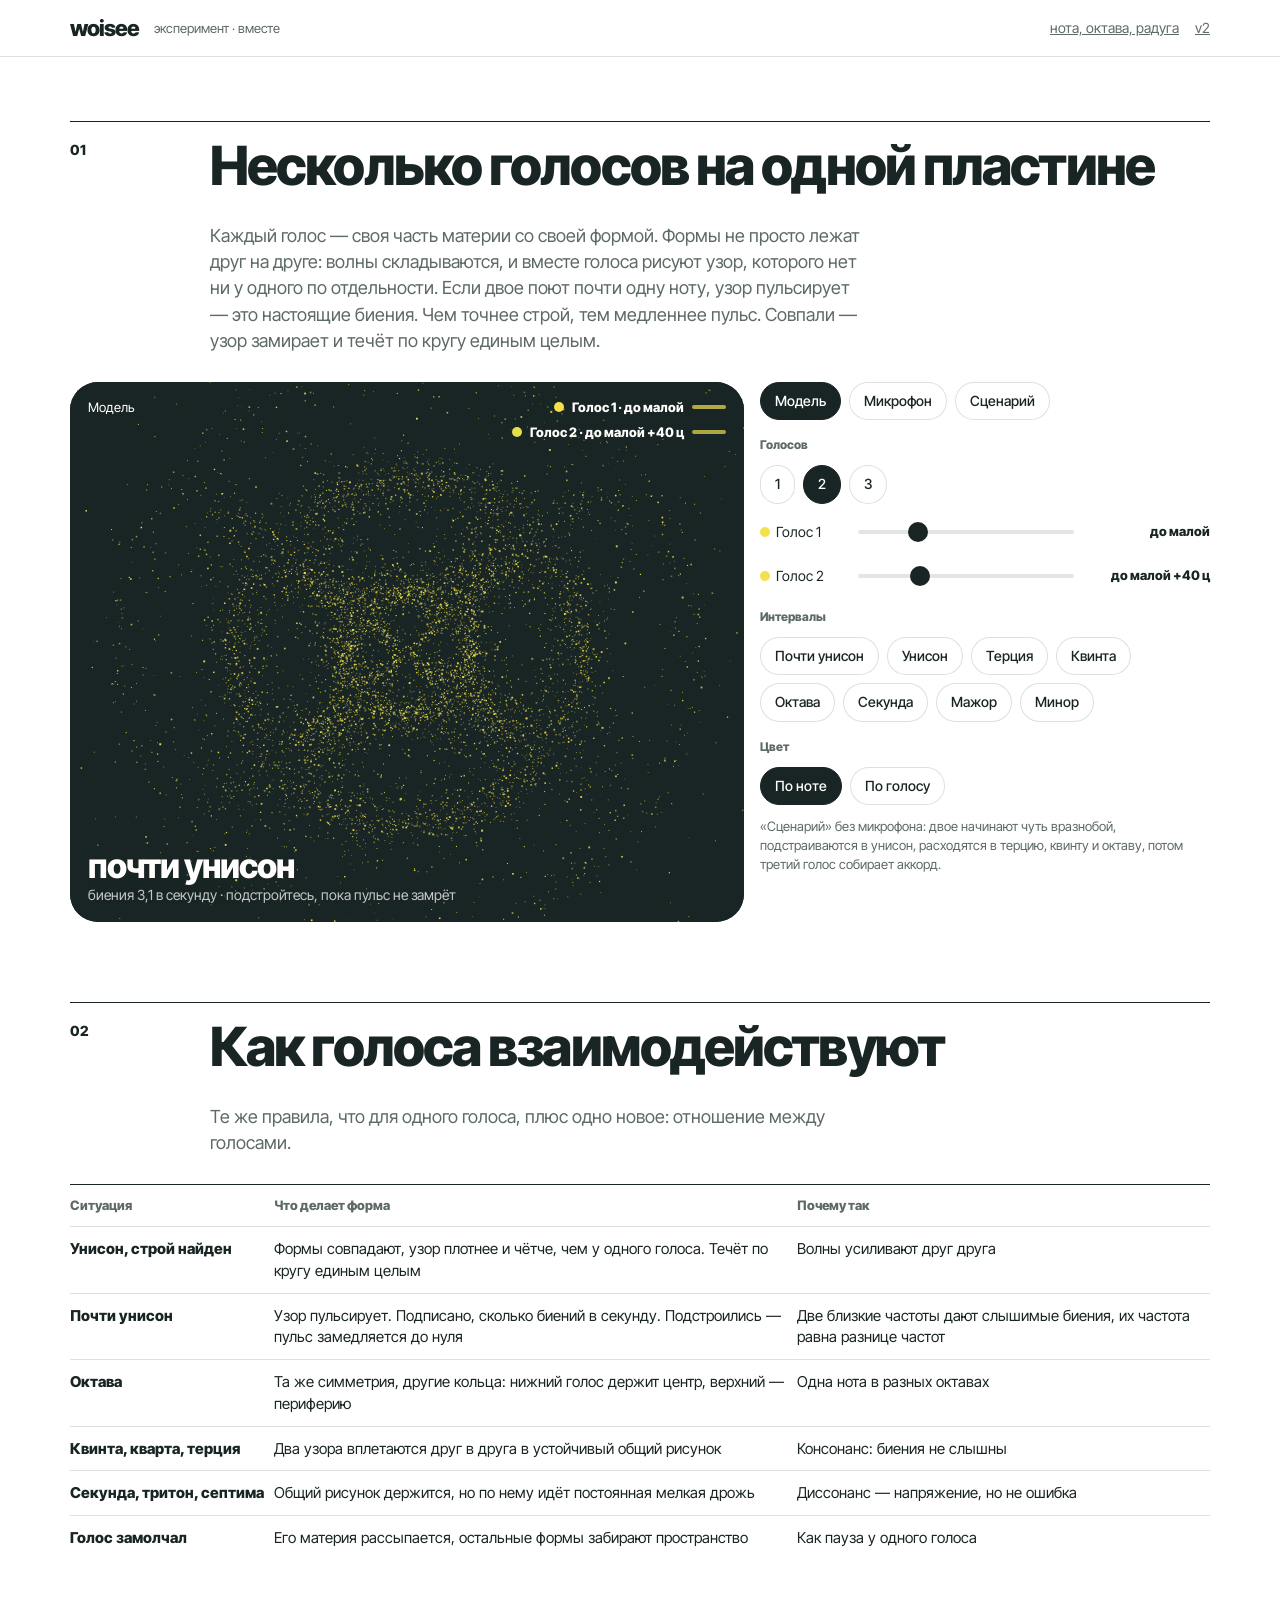
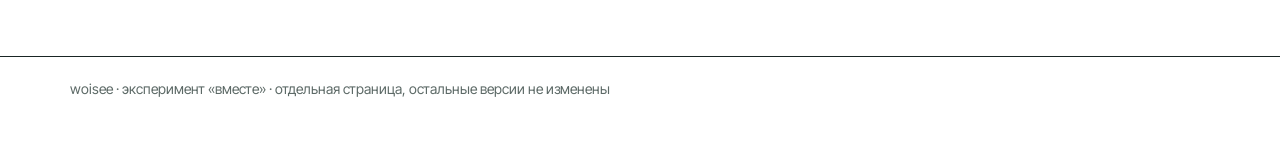
<file: identity/lab/together.html>
<!doctype html>
<html lang="ru">
<head>
<meta charset="utf-8">
<meta name="viewport" content="width=device-width,initial-scale=1,viewport-fit=cover">
<meta name="theme-color" content="#192524">
<title>woisee · эксперимент: вместе</title>
<link rel="stylesheet" href="../fonts.css">
<style>
:root{--paper:#FFFFFF;--paper-2:#F3F5F2;--soft:#E1E6E0;--ink:#192524;--muted:#5D6A67;--rule:rgba(25,37,36,.14);--signal:#F0472C;--vanilla:#FFFEFC;--lime:#ECF176;--rasp:#E780C0;--ebony:#192524;--f:"Inter Tight","Helvetica Neue",Helvetica,Arial,system-ui,sans-serif;color-scheme:light}
*{box-sizing:border-box}[hidden]{display:none!important}
body{margin:0;background:var(--paper);color:var(--ink);font-family:var(--f);font-size:16px;line-height:1.45}
h1,h2,h3{margin:0;font-weight:800;letter-spacing:-.035em;text-wrap:balance}p{margin:0}
button{font:inherit;color:inherit;background:none;border:0;cursor:pointer;padding:0}
button:focus-visible,input:focus-visible{outline:2px solid var(--signal);outline-offset:2px}
canvas{display:block}
.wrap{max-width:1180px;margin:0 auto;padding:0 20px}
.wm{font-weight:800;letter-spacing:-.05em;line-height:1}
.top{border-bottom:1px solid var(--rule)}.top .wrap{display:flex;align-items:center;gap:16px;height:56px}
.top .wm{font-size:22px}.top nav{margin-left:auto;display:flex;gap:16px;font-size:14px}.top a{color:var(--muted)}
section.s{padding-top:64px;padding-bottom:16px}
.sh{display:grid;grid-template-columns:120px 1fr;gap:20px;border-top:1px solid var(--ink);padding-top:18px;margin-bottom:28px}
.sh .no{font-size:14px;font-weight:600}.sh h2{font-size:clamp(30px,4.4vw,54px);line-height:.95}
.sh p{grid-column:2;max-width:66ch;font-size:18px;color:var(--muted);margin-top:12px}
@media (max-width:700px){.sh{grid-template-columns:1fr;gap:10px}.sh p{grid-column:1}}
.btn{display:inline-flex;align-items:center;gap:6px;border:1px solid var(--rule);border-radius:99px;padding:8px 14px;font-size:14px;font-weight:500;background:var(--paper)}
.btn.sel{background:var(--ink);color:var(--paper);border-color:var(--ink)}
.lab{display:grid;grid-template-columns:1.5fr 1fr;gap:16px}@media (max-width:900px){.lab{grid-template-columns:1fr}}
.stage{background:var(--ebony);border-radius:28px;position:relative;overflow:hidden;min-height:540px}
.stage canvas{position:absolute;inset:0;width:100%;height:100%}
.stage .over{position:absolute;left:18px;right:18px;top:16px;display:flex;justify-content:space-between;gap:12px;color:var(--vanilla);font-size:13px;pointer-events:none}
.stage .big{position:absolute;left:18px;bottom:16px;right:18px;color:var(--vanilla);pointer-events:none}
.stage .big b{display:block;font-size:34px;font-weight:800;letter-spacing:-.03em;line-height:1}
.stage .big span{font-size:14px;opacity:.75}
.voices{display:flex;flex-direction:column;gap:6px;align-items:flex-end}
.vchip{display:flex;align-items:center;gap:8px;font-size:13px;font-weight:600}
.vchip i{width:10px;height:10px;border-radius:50%;display:block}
.vchip s{display:block;height:4px;border-radius:2px;background:currentColor;text-decoration:none;opacity:.7}
.panel{display:flex;flex-direction:column;gap:12px}.row{display:flex;gap:8px;flex-wrap:wrap}
.ctrl{display:grid;grid-template-columns:86px 1fr 128px;align-items:center;gap:10px;font-size:14px}.ctrl span:last-child{text-align:right;font-weight:600;font-size:13px}
.ctrl label{display:flex;align-items:center;gap:6px}.ctrl label i{width:10px;height:10px;border-radius:50%;display:block}
input[type=range]{-webkit-appearance:none;appearance:none;width:100%;height:28px;background:transparent}
input[type=range]::-webkit-slider-runnable-track{height:4px;border-radius:2px;background:var(--soft)}
input[type=range]::-moz-range-track{height:4px;border-radius:2px;background:var(--soft)}
input[type=range]::-webkit-slider-thumb{-webkit-appearance:none;width:20px;height:20px;border-radius:50%;background:var(--ink);margin-top:-8px}
input[type=range]::-moz-range-thumb{width:20px;height:20px;border:0;border-radius:50%;background:var(--ink)}
input[type=range]:disabled{opacity:.5}
.lbl{font-size:12px;font-weight:600;color:var(--muted);margin-top:4px}
.err{color:var(--signal);font-size:13px}.note{font-size:13px;color:var(--muted)}
table{width:100%;border-collapse:collapse;font-size:15px}
th,td{text-align:left;padding:11px 10px 11px 0;border-top:1px solid var(--rule);vertical-align:top}
th{font-size:13px;font-weight:600;color:var(--muted);border-top:1px solid var(--ink)}
td:first-child{font-weight:700;white-space:nowrap}
footer{border-top:1px solid var(--ink);margin-top:80px;padding:22px 0 60px;font-size:14px;color:var(--muted)}
</style>
</head>
<body>
<header class="top"><div class="wrap"><span class="wm">woisee</span><span class="note">эксперимент · вместе</span><nav><a href="index.html">нота, октава, радуга</a><a href="../v2/index.html">v2</a></nav></div></header>
<main>
<section class="s wrap" id="live">
  <div class="sh"><span class="no">01</span><h2>Несколько голосов на одной пластине</h2>
    <p>Каждый голос — своя часть материи со своей формой. Формы не просто лежат друг на друге: волны складываются, и вместе голоса рисуют узор, которого нет ни у одного по отдельности. Если двое поют почти одну ноту, узор пульсирует — это настоящие биения. Чем точнее строй, тем медленнее пульс. Совпали — узор замирает и течёт по кругу единым целым.</p></div>
  <div class="lab">
    <div class="stage"><canvas id="cv"></canvas>
      <div class="over"><span id="mode">Модель</span><div class="voices" id="vlist"></div></div>
      <div class="big"><b id="iv">один голос</b><span id="ivSub"></span></div></div>
    <div class="panel">
      <div class="row"><button class="btn sel" id="mModel">Модель</button><button class="btn" id="mVoice">Микрофон</button><button class="btn" id="mScene">Сценарий</button></div>
      <div class="err" id="err" hidden></div>
      <div id="modelUI" class="panel">
        <div class="lbl">Голосов</div>
        <div class="row"><button class="btn" data-k="1">1</button><button class="btn sel" data-k="2">2</button><button class="btn" data-k="3">3</button></div>
        <div class="ctrl" data-v="0"><label for="u0"><i></i>Голос 1</label><input id="u0" type="range" min="0" max="47" step="0.01" value="12"><span></span></div>
        <div class="ctrl" data-v="1"><label for="u1"><i></i>Голос 2</label><input id="u1" type="range" min="0" max="47" step="0.01" value="12.4"><span></span></div>
        <div class="ctrl" data-v="2"><label for="u2"><i></i>Голос 3</label><input id="u2" type="range" min="0" max="47" step="0.01" value="19"><span></span></div>
        <div class="lbl">Интервалы</div>
        <div class="row" id="presets">
          <button class="btn" data-p="0,0.4">Почти унисон</button><button class="btn" data-p="0,0">Унисон</button><button class="btn" data-p="0,4">Терция</button>
          <button class="btn" data-p="0,7">Квинта</button><button class="btn" data-p="0,12">Октава</button><button class="btn" data-p="0,1">Секунда</button>
          <button class="btn" data-p="0,4,7">Мажор</button><button class="btn" data-p="0,3,7">Минор</button>
        </div>
      </div>
      <div id="micUI" class="panel" hidden>
        <p class="note">Пойте вдвоём или втроём в один телефон, держите разные ноты или попробуйте спеть одну. До трёх голосов одновременно. Октава в унисон часто слышится как один голос: обертоны совпадают.</p>
      </div>
      <div class="lbl">Цвет</div>
      <div class="row"><button class="btn sel" id="cNote">По ноте</button><button class="btn" id="cVoice">По голосу</button></div>
      <p class="note">«Сценарий» без микрофона: двое начинают чуть вразнобой, подстраиваются в унисон, расходятся в терцию, квинту и октаву, потом третий голос собирает аккорд.</p>
    </div>
  </div>
</section>

<section class="s wrap" id="how">
  <div class="sh"><span class="no">02</span><h2>Как голоса взаимодействуют</h2><p>Те же правила, что для одного голоса, плюс одно новое: отношение между голосами.</p></div>
  <table>
    <thead><tr><th>Ситуация</th><th>Что делает форма</th><th>Почему так</th></tr></thead>
    <tbody>
      <tr><td>Унисон, строй найден</td><td>Формы совпадают, узор плотнее и чётче, чем у одного голоса. Течёт по кругу единым целым</td><td>Волны усиливают друг друга</td></tr>
      <tr><td>Почти унисон</td><td>Узор пульсирует. Подписано, сколько биений в секунду. Подстроились — пульс замедляется до нуля</td><td>Две близкие частоты дают слышимые биения, их частота равна разнице частот</td></tr>
      <tr><td>Октава</td><td>Та же симметрия, другие кольца: нижний голос держит центр, верхний — периферию</td><td>Одна нота в разных октавах</td></tr>
      <tr><td>Квинта, кварта, терция</td><td>Два узора вплетаются друг в друга в устойчивый общий рисунок</td><td>Консонанс: биения не слышны</td></tr>
      <tr><td>Секунда, тритон, септима</td><td>Общий рисунок держится, но по нему идёт постоянная мелкая дрожь</td><td>Диссонанс — напряжение, но не ошибка</td></tr>
      <tr><td>Голос замолчал</td><td>Его материя рассыпается, остальные формы забирают пространство</td><td>Как пауза у одного голоса</td></tr>
    </tbody>
  </table>
</section>
</main>
<footer><div class="wrap">woisee · эксперимент «вместе» · отдельная страница, остальные версии не изменены</div></footer>

<script src="../v2/field.js"></script>
<script>
(function(){
'use strict';
const $ = s => document.querySelector(s), $$ = s => Array.from(document.querySelectorAll(s));
const FL = window.Field;
const VAN = '#FFFEFC', EBONY = '#192524', VCOL = ['#FFFEFC', '#ECF176', '#E780C0'];
const HUE = ['#F4E04D','#B8D84A','#4DB86B','#2FA6A0','#3478D8','#4B4FB8','#7B41B3','#B33A92','#E8333E','#F05A2A','#F58C2B','#F7B733'];
const NAMES = ['до','до♯','ре','ре♯','ми','фа','фа♯','соль','соль♯','ля','ля♯','си'];
const OCTN = ['большой','малой','первой','второй'];
const SYM = [2,2,3,3,4,5,5,6,6,7,7,8], SHARP = [0,1,0,1,0,0,1,0,1,0,1,0];
const IV = ['унисон','малая секунда','большая секунда','малая терция','большая терция','кварта','тритон','квинта','малая секста','большая секста','малая септима','большая септима','октава'];
const TENSE = { 1:1, 2:.6, 6:.8, 10:.6, 11:1 };
const clamp = (v, a, b) => v < a ? a : v > b ? b : v;
const snap = f => f < .5 ? 4*f*f*f : 1 - Math.pow(-2*f + 2, 3)/2;
const DPR = () => Math.min(window.devicePixelRatio || 1, 2);
function fit(cv){ const d = DPR(), w = cv.clientWidth, h = cv.clientHeight, W = Math.round(w*d), H = Math.round(h*d); if (cv.width !== W || cv.height !== H){ cv.width = W; cv.height = H; } const ctx = cv.getContext('2d'); ctx.setTransform(d,0,0,d,0,0); return { ctx, w, h }; }
function hex(c){ return [1,3,5].map(i => parseInt(c.slice(i, i+2), 16)); }
function mixc(a, b, t){ const A = hex(a), B = hex(b); return 'rgb(' + A.map((v, i) => Math.round(v + (B[i] - v)*t)).join(',') + ')'; }
// u — полутон от «до» большой октавы (C2, midi 36), 0..47
const midiOf = u => u + 36, hzOf = u => 440*Math.pow(2, (u + 36 - 69)/12);
function noteLabel(u){ const n = Math.round(u), c = Math.round((u - n)*100), o = Math.floor(n/12); return NAMES[((n % 12) + 12) % 12] + ' ' + (OCTN[o] || '') + (Math.abs(c) >= 3 ? (c > 0 ? ' +' : ' −') + Math.abs(c) + ' ц' : ''); }

/* ---------- поле одного голоса ---------- */
function zNote(n, r, th){ n = clamp(n, 0, 47); const pc = n % 12, k = Math.floor(n/12) + 1, m = SYM[pc], tw = SHARP[pc], rr = k*Math.PI*r*1.15; return Math.cos(m*(th + Math.PI/2 + tw*r*1.7))*Math.cos(rr) + 0.18*Math.cos(rr); }
function zVoice(u, r, th){ const a = Math.floor(u), g = snap(u - a); return g < 0.01 ? zNote(a, r, th) : g > 0.99 ? zNote(a + 1, r, th) : (1 - g)*zNote(a, r, th) + g*zNote(a + 1, r, th); }

// Шум — тот же принцип, что у ноты: точки на узловых линиях, но поле из бегущих волн
const NZ_DIR = [0.3, 1.5, 2.6, 3.9, 5.1], NZ_K = [1, 1.13, 0.87, 1.27, 0.93], NZ_PH = [0, 1.7, 3.1, 4.4, 5.6], NZ_SP = [1, -0.8, 1.2, -1.1, 0.9];
function zNoise(x, y){ const k = Math.PI*(1.6 + 7*cent), w = 0.6 + 4.5*cent; let z = 0; for (let q = 0; q < 5; q++){ const a = NZ_DIR[q]; z += Math.cos(k*NZ_K[q]*(x*Math.cos(a) + y*Math.sin(a)) - w*NZ_SP[q]*t + NZ_PH[q]); } return z/2.2; }
let cent = 0.5, centT = 0.5;

/* ---------- голоса ---------- */
const MAXV = 3;
const V = [0,1,2].map(j => ({ u:12, lev:0, e:0, stab:.9, hold:0, rot:j*2.1, on:false }));
const VT = [0,1,2].map(() => ({ u:12, lev:.5, e:0, stab:.9, hold:0, on:false }));
let mode = 'model', K = 2, colorMode = 'note', t = 0, noise = 0, noiseT = 0, beat = { fb: 0, on: false, t: 0 };

// пары: интервал, отклонение от строя, частота биений
function pairInfo(a, b){
  const lo = Math.min(a.u, b.u), hi = Math.max(a.u, b.u), d = hi - lo, n = Math.round(d), dev = d - n;
  const fb = hzOf(lo + n)*(Math.pow(2, Math.abs(dev)/12) - 1);   // частота биений, Гц
  let locked = Math.abs(dev) < 0.12, fbo = fb;
  if (mode === 'voice' && beat.on && d < 0.5){ fbo = beat.fb; locked = beat.fb < 0.8; }   // слышимые биения важнее оценки высоты
  const cls = n % 12 === 0 && n > 0 ? 12 : n % 12;
  return { n, dev: locked ? 0 : (Math.abs(dev) < 0.12 ? 0.2*Math.sign(dev || 1) : dev), fb: fbo, locked, cls, tense: TENSE[n % 12] || 0, name: n > 12 ? IV[cls] + (n > 12 && cls !== 12 ? ' через октаву' : '') : IV[n] };
}

/* ---------- материя ---------- */
const N = innerWidth < 700 ? 5200 : 8400;
const r0 = FL.rng(17), X0 = new Float32Array(N), Y0 = new Float32Array(N), X = new Float32Array(N), Y = new Float32Array(N), CAP = new Float32Array(N), JX = new Float32Array(N), JY = new Float32Array(N), ZS = new Float32Array(N);
for (let i = 0; i < N; i++){ X0[i] = FL.gs(r0)*0.42; Y0[i] = FL.gs(r0)*0.4; X[i] = X0[i]; Y[i] = Y0[i]; CAP[i] = Math.pow(r0(), 0.18); JX[i] = FL.gs(r0); JY[i] = FL.gs(r0); ZS[i] = 0.7 + r0()*r0()*1.3; }
function owners(){ const act = []; for (let j = 0; j < MAXV; j++) if (V[j].on || V[j].e > 0.15) act.push(j); return act.length ? act : [0]; }

function step(dt){
  const act = owners(), Ka = act.length;
  // взаимодействия: биения и напряжение для каждого голоса
  const pulse = [0,0,0], tension = [0,0,0], lockedAll = [true,true,true], ws = V.map(v => v.e*(0.4 + 0.6*v.lev));
  for (let a = 0; a < Ka; a++) for (let b = a + 1; b < Ka; b++){
    const A = V[act[a]], B = V[act[b]]; if (A.e < .3 || B.e < .3) continue;
    const p = pairInfo(A, B);
    if (!p.locked && Math.abs(p.dev) < 0.5){ const ph = 0.5 - 0.5*Math.cos(2*Math.PI*clamp(p.fb, 0.3, 7)*t); pulse[act[a]] = Math.max(pulse[act[a]], ph*(1 - Math.abs(p.dev)*1.2)); pulse[act[b]] = Math.max(pulse[act[b]], ph*(1 - Math.abs(p.dev)*1.2)); }
    if (!p.locked){ lockedAll[act[a]] = false; lockedAll[act[b]] = false; }
    tension[act[a]] = Math.max(tension[act[a]], p.tense); tension[act[b]] = Math.max(tension[act[b]], p.tense);
  }
  // вращение: строй найден — одна скорость на всех, иначе каждый своя
  const allLocked = act.every(j => lockedAll[j]);
  act.forEach((j, q) => { const sp = allLocked ? 0.3 : 0.18 + 0.16*q; V[j].rot += dt*sp*V[j].hold*V[j].e; });
  if (allLocked && Ka > 1){ const m = act.reduce((s, j) => s + V[j].rot, 0)/Ka; act.forEach(j => V[j].rot += (m - V[j].rot)*(1 - Math.pow(0.97, dt*60))); }
  const mv0 = 1 - Math.pow(1 - .12, dt*60), mv1 = 1 - Math.pow(1 - .03, dt*60), e = 0.004;
  for (let i = 0; i < N; i++){
    const k = act[i % Ka], v = V[k];
    const nm = noise*(v.e > .5 ? 0.45 : 1), c = Math.cos(v.rot), s = Math.sin(v.rot), env = 0.85 + 0.3*v.lev;
    const x = (X0[i]*c - Y0[i]*s)*env, y = (X0[i]*s + Y0[i]*c)*env;
    // поле: свой голос + вклад остальных (суперпозиция), вклад пульсирует при биениях
    const F = (px, py) => { const r = Math.hypot(px, py), th = Math.atan2(py, px); let z = zVoice(v.u, r, th); for (let q = 0; q < Ka; q++){ const j = act[q]; if (j === k) continue; z += 0.55*ws[j]*(1 - 0.6*pulse[k])*zVoice(V[j].u, r, th); } return nm > 0.01 ? (1 - nm)*z + nm*zNoise(px, py) : z; };
    const z = F(x, y), zx = (F(x + e, y) - z)/e, zy = (F(x, y + e) - z)/e, g2 = zx*zx + zy*zy + 1e-4;
    let dx = -z*zx/g2, dy = -z*zy/g2; const dl = Math.hypot(dx, dy); if (dl > .16){ dx *= .16/dl; dy *= .16/dl; }
    const g = v.u - Math.floor(v.u), blur = 4*snap(g)*(1 - snap(g));
    const order = ((1 - nm)*v.e*(0.4 + 0.6*v.stab)*(0.55 + 0.45*v.hold)*(1 - blur*0.5)*(1 - 0.5*pulse[k]) + nm*0.78)*CAP[i];
    const jit = 0.0035 + (1 - v.stab)*0.03 + blur*0.025 + tension[k]*0.006*(0.6 + 0.4*Math.sin(t*23 + i)) + pulse[k]*0.012;
    const w = Math.sin(t*6 + i)*0.5 + 0.5;
    const tx = x + dx*order + JX[i]*jit*(0.4 + w), ty = y + dy*order + JY[i]*jit*(0.4 + w);
    const mv = v.e > .5 || nm > .5 ? mv0 : mv1;
    X[i] += (tx - X[i])*mv; Y[i] += (ty - Y[i])*mv;
  }
  return { act, pulse, allLocked };
}

function colorOf(j){ return colorMode === 'voice' ? VCOL[j] : (() => { const a = Math.floor(clamp(V[j].u, 0, 47)), g = snap(V[j].u - a); return mixc(HUE[a % 12], HUE[(a + 1) % 12], g); })(); }
const cv = $('#cv');
function draw(info){
  const { ctx, w, h } = fit(cv); ctx.fillStyle = EBONY; ctx.fillRect(0, 0, w, h);
  const R = Math.min(w, h)*0.5, cx = w/2, cy = h/2, act = info.act, Ka = act.length;
  act.forEach((j, q) => {
    ctx.fillStyle = noise > .3 ? mixc(colorMode === 'voice' ? VCOL[j] : HUE[Math.round(V[j].u) % 12], VAN, noise) : colorOf(j);
    const a = 0.25 + 0.75*clamp(Math.max(V[j].e, noise), 0, 1);
    for (let i = q; i < N; i += Ka){ ctx.globalAlpha = (0.35 + 0.65*((i*7919 % 100)/100))*a; const z = ZS[i]*1.05; ctx.fillRect(cx + X[i]*R - z/2, cy + Y[i]*R - z/2, z, z); }
  });
  ctx.globalAlpha = 1;
  // подписи
  const live = act.filter(j => V[j].on && V[j].e > .5);
  $('#vlist').innerHTML = live.map(j => `<div class="vchip" style="color:${colorOf(j)}"><i style="background:${colorOf(j)}"></i><span style="color:var(--vanilla)">Голос ${j + 1} · ${noteLabel(V[j].u)}</span><s style="width:${Math.round(14 + 40*V[j].lev)}px"></s></div>`).join('');
  let title = 'тишина', sub = 'материя рассыпана';
  if (noise > .5 && !live.length){ title = cent > .68 ? 'с-с-с' : cent > .38 ? 'ш-ш-ш' : 'выдох'; sub = 'шум без ноты · стоячей волны нет, узор всё время бежит'; }
  else if (live.length === 1){ title = 'один голос'; sub = noteLabel(V[live[0]].u); }
  else if (live.length === 2){
    const p = pairInfo(V[live[0]], V[live[1]]); title = !p.locked && Math.abs(p.dev) < .5 && p.n === 0 ? 'почти унисон' : !p.locked && Math.abs(p.dev) < .5 ? 'почти ' + p.name : p.name;
    sub = p.locked ? (p.tense ? 'строй найден · напряжённый интервал, узор дрожит' : 'строй найден · узор течёт единым целым') : Math.abs(p.dev) < .5 ? 'биения ' + p.fb.toFixed(1).replace('.', ',') + ' в секунду · подстройтесь, пока пульс не замрёт' : 'между интервалами';
  } else if (live.length === 3){
    const us = live.map(j => V[j].u).sort((a, b) => a - b), i1 = Math.round(us[1] - us[0]) % 12, i2 = Math.round(us[2] - us[0]) % 12;
    const ps = [[0,1],[0,2],[1,2]].map(([a, b]) => pairInfo(V[live[a]], V[live[b]])), ok = ps.every(p => p.locked);
    title = i1 === 4 && i2 === 7 ? 'мажорное трезвучие' : i1 === 3 && i2 === 7 ? 'минорное трезвучие' : i1 === 0 && i2 === 0 ? 'унисон втроём' : 'три голоса';
    const worst = ps.filter(p => !p.locked && Math.abs(p.dev) < .5).sort((a, b) => b.fb - a.fb)[0];
    sub = ok ? 'строй найден · аккорд течёт единым целым' : worst ? 'биения ' + worst.fb.toFixed(1).replace('.', ',') + ' в секунду · кто-то чуть мимо' : 'голоса между интервалами';
  }
  $('#iv').textContent = title; $('#ivSub').textContent = sub;
}

/* ---------- плавность ---------- */
function ease(dt){
  const k = a => 1 - Math.pow(1 - a, dt*60);
  for (let j = 0; j < MAXV; j++){
    const v = V[j], T = VT[j];
    if (T.on){ v.u += (T.u - v.u)*k(mode === 'voice' ? .25 : .07); }
    v.lev += (T.lev - v.lev)*k(T.lev > v.lev ? .15 : .04);
    v.stab += (T.stab - v.stab)*k(.08);
    const eT = T.on ? 1 : 0; v.e += (eT - v.e)*k(eT > v.e ? .07 : .015);
    v.hold += ((T.on && T.stab > .6 ? 1 : 0) - v.hold)*k(T.on ? .02 : .06);
    v.on = T.on;
  }
  noise += (noiseT - noise)*k(noiseT > noise ? .12 : .04); cent += (centT - cent)*k(.08);
}

/* ---------- модель ---------- */
function modelTargets(){
  for (let j = 0; j < MAXV; j++){ VT[j].on = j < K; VT[j].u = +$('#u' + j).value; VT[j].lev = .5; VT[j].stab = .92; }
  noiseT = 0;
}
// сценарий: [время, [u1,u2,u3|null]]
const SCENE = [[0,[12,12.45,null]],[3.2,[12,12.15,null]],[5,[12,12,null]],[8,[12,16,null]],[11,[12,19,null]],[14,[12,24,null]],[17.5,[12,16,19]],[21,[12,16,18.6]],[23.5,[12,16,19]],[27,null]];
let sceneT = -1;
function sceneTargets(dt){
  sceneT += dt; let cur = null;
  for (const [tt, us] of SCENE) if (sceneT >= tt) cur = us;
  if (!cur){ sceneT = -1; setMode('model'); return; }
  cur.forEach((u, j) => { VT[j].on = u !== null; if (u !== null) VT[j].u = u; VT[j].lev = .5; VT[j].stab = .92; });
  noiseT = 0;
}

/* ---------- микрофон: несколько основных тонов ---------- */
let AC = null, an = null, stream = null, spec = null, mag = null, res = null, td = null, floorDb = -70;
const tracks = [null, null, null];
async function micStart(){
  stream = await navigator.mediaDevices.getUserMedia({ audio:{ echoCancellation:false, noiseSuppression:false, autoGainControl:false } });
  AC = new (window.AudioContext || window.webkitAudioContext)(); if (AC.state === 'suspended') await AC.resume();
  an = AC.createAnalyser(); an.fftSize = 8192; an.smoothingTimeConstant = 0.2;
  AC.createMediaStreamSource(stream).connect(an);
  spec = new Float32Array(an.frequencyBinCount); mag = new Float32Array(an.frequencyBinCount); res = new Float32Array(an.frequencyBinCount); td = new Float32Array(2048);
}
function micStop(){ if (stream) stream.getTracks().forEach(tr => tr.stop()); if (AC) AC.close(); AC = an = stream = null; tracks.fill(null); }
const CANDS = []; for (let m = 0; m <= 12*Math.log2(1000/70)*10; m++) CANDS.push(70*Math.pow(2, m/120));
function peakAt(arr, b){ const wdt = Math.max(1, b*0.018), lo = Math.max(1, Math.floor(b - wdt)), hi = Math.min(arr.length - 2, Math.ceil(b + wdt)); let mx = 0, at = lo; for (let i = lo; i <= hi; i++) if (arr[i] > mx){ mx = arr[i]; at = i; } return [mx, at]; }
function multiPitch(){
  an.getFloatFrequencyData(spec); const sr = AC.sampleRate, bin = sr/an.fftSize, n = spec.length;
  for (let i = 0; i < n; i++){ mag[i] = Math.sqrt(Math.pow(10, spec[i]/20)); res[i] = mag[i]; }
  const sorted = Array.from(mag.subarray(Math.floor(100/bin), Math.floor(4000/bin))).sort((a, b) => a - b), floorM = sorted[sorted.length >> 1] + 1e-9;
  // спектральная плоскость — шум или нота
  let lg = 0, am = 0, cnt = 0; for (let i = Math.floor(150/bin); i < Math.floor(8000/bin); i++){ const p = mag[i]*mag[i] + 1e-20; lg += Math.log(p); am += p; cnt++; }
  const flat = Math.exp(lg/cnt)/(am/cnt);
  let cn = 0, cd = 0; for (let i = Math.floor(150/bin); i < Math.min(n, Math.floor(11000/bin)); i++){ const p = mag[i]*mag[i]; cn += p*i*bin; cd += p; }
  centT = clamp((Math.log2(Math.max(200, cn/(cd + 1e-20))) - Math.log2(800))/(Math.log2(9000) - Math.log2(800)), 0, 1);
  const out = []; let first = 0;
  for (let it = 0; it < 3; it++){
    let best = 0, bf = 0;
    for (const f0 of CANDS){ let s = 0, strong = 0; for (let h = 1; h <= 10; h++){ const f = h*f0; if (f > 5000) break; const [m] = peakAt(res, f/bin); s += m*(f0 + 20)/(h*f0 + 320); if (h <= 4 && m > 5*floorM) strong++; } if (strong >= 2 && s > best){ best = s; bf = f0; } }
    if (!bf) break; if (it === 0) first = best; else if (best < 0.5*first) break;
    // кратные уже найденного тона (2×, 3×, 4×) чаще всего — его же обертоны: нужен очень сильный сигнал
    const mult = out.some(o => { const q = bf/o.f, rq = Math.round(q); return rq >= 2 && Math.abs(q - rq) < 0.02*rq; });
    if (mult && best < 0.8*first) break;
    if (out.some(o => Math.abs(12*Math.log2(bf/o.f)) < 1)) break;
    // уточнение по гармоникам и вычитание
    let num = 0, den = 0;
    for (let h = 1; h <= 10; h++){ const f = h*bf; if (f > 5000) break; const [m, at] = peakAt(res, f/bin); const a0 = res[at - 1], a1 = res[at], a2 = res[at + 1], dd = a0 - 2*a1 + a2, sh = dd ? 0.5*(a0 - a2)/dd : 0; num += m*((at + sh)*bin/h); den += m;
      const wdt = Math.max(2, (f/bin)*0.03); for (let i = Math.max(0, Math.floor(f/bin - wdt)); i <= Math.min(n - 1, Math.ceil(f/bin + wdt)); i++) res[i] *= 0.02; }
    out.push({ f: num/den, sal: best });
  }
  return { out, first, flat };
}
let micAcc = 0, envBuf = [];
// Биения: двое поют почти одну ноту — по высоте их не разделить, но громкость пульсирует с частотой разницы
function detectBeats(){
  const L = envBuf.length; if (L < 80) return null;
  const xs = envBuf.slice(-110), ts = xs.map(e => e[0]), v = xs.map(e => e[1]);
  const m = v.reduce((a, b) => a + b, 0)/v.length; if (m <= 0) return null;
  const sd = Math.sqrt(v.reduce((a, b) => a + (b - m)*(b - m), 0)/v.length), depth = sd/m;
  if (depth < 0.18) return null;
  const fr = (ts.length - 1)/(ts[ts.length - 1] - ts[0]), cs = []; let best = 0;
  const l0 = Math.max(2, Math.round(fr/8)), l1 = Math.round(fr/0.8);
  for (let lag = l0; lag <= l1; lag++){ let c = 0, n = 0; for (let i = lag; i < v.length; i++){ c += (v[i] - m)*(v[i - lag] - m); n++; } c = c/(n*sd*sd); cs.push(c); if (c > best) best = c; }
  if (best < 0.45) return null;
  // первый локальный пик, близкий к максимуму, — сам период, а не его кратное
  for (let q = 1; q < cs.length - 1; q++) if (cs[q] >= cs[q - 1] && cs[q] >= cs[q + 1] && cs[q] > 0.8*best){
    const a0 = cs[q - 1], a1 = cs[q], a2 = cs[q + 1], dd = a0 - 2*a1 + a2, sh = dd ? 0.5*(a0 - a2)/dd : 0;
    return { fb: fr/(l0 + q + sh), depth };
  }
  return null;
}
function micTargets(dt){
  an.getFloatTimeDomainData(td); let s2 = 0; for (let i = 0; i < td.length; i++) s2 += td[i]*td[i];
  const db = 20*Math.log10(Math.sqrt(s2/td.length) + 1e-7);
  envBuf.push([t, Math.sqrt(s2/td.length)]); if (envBuf.length > 140) envBuf.shift();
  if (db < floorDb) floorDb += (db - floorDb)*0.3; else floorDb += dt*0.25; floorDb = clamp(floorDb, -95, -30);
  const act = db > floorDb + 8;
  micAcc += dt; if (micAcc < 1/30) return; const step = micAcc; micAcc = 0;
  const { out, first, flat } = act ? multiPitch() : { out: [], first: 0, flat: 0 };
  noiseT = act && !out.length ? 1 : act && flat > .35 ? .5 : 0;
  // сопоставление с треками (голос = непрерывная линия высоты)
  const used = [false, false, false];
  out.forEach(d => {
    const u = clamp(69 + 12*Math.log2(d.f/440) - 36, 0, 47), lev = clamp(d.sal/first, .2, 1)*clamp((db - floorDb - 8)/25, .25, 1);
    let bj = -1, bd = 1.6; tracks.forEach((tr, j) => { if (tr && !used[j] && Math.abs(tr.u - u) < bd){ bd = Math.abs(tr.u - u); bj = j; } });
    if (bj < 0) bj = tracks.findIndex((tr, j) => !tr && !used[j]);
    if (bj < 0) return;
    const tr = tracks[bj] || (tracks[bj] = { u, lev, miss: 0, hist: [], age: 0 });
    tr.u += (u - tr.u)*0.6; tr.lev = lev; tr.miss = 0; tr.age++; tr.hist.push(u); if (tr.hist.length > 12) tr.hist.shift(); used[bj] = true;
  });
  tracks.forEach((tr, j) => { if (tr && !used[j]){ tr.miss += step; if (tr.miss > (tr.age >= 4 ? 0.35 : 0.1)) tracks[j] = null; } });
  // один слышимый тон + биения = почти унисон двух голосов
  const liveTr = tracks.filter(tr => tr && tr.age >= 4 && tr.miss < 0.15);
  beat.t -= step; if (beat.t <= 0){ beat.t = 0.25; const bt = liveTr.length === 1 ? detectBeats() : null; beat.on = !!bt; if (bt) beat.fb += (bt.fb - beat.fb)*0.5; }
  tracks.forEach((tr, j) => {
    VT[j].on = !!tr && tr.miss < 0.15 && tr.age >= 4;   // новый голос подтверждается за ~0,13 с
    if (tr){ VT[j].u = tr.u; VT[j].lev = tr.lev; const m = tr.hist.reduce((a, b) => a + b, 0)/tr.hist.length, sd = Math.sqrt(tr.hist.reduce((a, b) => a + (b - m)*(b - m), 0)/tr.hist.length); VT[j].stab = clamp(1 - (sd - .1)/.9, 0, 1); }
  });
  if (beat.on && liveTr.length === 1){
    const j0 = tracks.indexOf(liveTr[0]), j1 = [0,1,2].find(j => !tracks[j]);
    if (j1 !== undefined){ const f = hzOf(liveTr[0].u), dev = 12*Math.log2(1 + beat.fb/f); VT[j1].on = true; VT[j1].u = clamp(liveTr[0].u + dev, 0, 47); VT[j0].u = clamp(liveTr[0].u - dev/2, 0, 47); VT[j1].u = clamp(liveTr[0].u + dev/2, 0, 47); VT[j1].lev = liveTr[0].lev; VT[j1].stab = VT[j0].stab; }
  }
}

/* ---------- цикл ---------- */
let vis = false; new IntersectionObserver(es => es.forEach(e => vis = e.isIntersecting)).observe($('.stage'));
let last = performance.now();
function frame(now){
  const dt = Math.min(.05, (now - last)/1000); last = now; t += dt;
  if (mode === 'voice' && an) micTargets(dt); else if (mode === 'scene') sceneTargets(dt); else modelTargets();
  ease(dt);
  if (vis){ const info = step(dt); draw(info); }
  updateSliders();
  requestAnimationFrame(frame);
}
function updateSliders(){
  for (let j = 0; j < MAXV; j++){
    const row = $(`.ctrl[data-v="${j}"]`); row.hidden = mode === 'model' && j >= K;
    row.querySelector('i').style.background = colorMode === 'voice' ? VCOL[j] : HUE[Math.round(+$('#u' + j).value) % 12];
    if (mode !== 'model'){ $('#u' + j).value = V[j].u.toFixed(2); }
    row.querySelector('span').textContent = (mode === 'model' && j >= K) ? '' : noteLabel(+$('#u' + j).value);
  }
}

/* ---------- кнопки ---------- */
function setMode(m){
  if (m !== 'voice' && an) micStop();
  mode = m; $('#mModel').classList.toggle('sel', m === 'model'); $('#mVoice').classList.toggle('sel', m === 'voice'); $('#mScene').classList.toggle('sel', m === 'scene');
  $('#micUI').hidden = m !== 'voice'; $$('#modelUI .row, #modelUI .lbl').forEach(el => el.hidden = m !== 'model');
  $$('#modelUI input').forEach(el => el.disabled = m !== 'model');
  $('#mode').textContent = m === 'voice' ? '● Микрофон слушает' : m === 'scene' ? 'Сценарий' : 'Модель';
  if (m === 'model') sceneT = -1;
}
$('#mModel').addEventListener('click', () => setMode('model'));
$('#mScene').addEventListener('click', () => { sceneT = 0; setMode('scene'); });
$('#mVoice').addEventListener('click', async () => {
  if (an) return setMode('voice'); $('#err').hidden = true;
  try { await micStart(); setMode('voice'); }
  catch(e){ $('#err').textContent = location.protocol !== 'https:' ? 'Микрофон работает только по https.' : 'Нет доступа к микрофону. Разрешите его в настройках браузера.'; $('#err').hidden = false; }
});
$$('[data-k]').forEach(b => b.addEventListener('click', () => { K = +b.dataset.k; $$('[data-k]').forEach(x => x.classList.toggle('sel', x === b)); }));
$$('[data-p]').forEach(b => b.addEventListener('click', () => {
  const ofs = b.dataset.p.split(',').map(Number), base = Math.round(+$('#u0').value);
  K = ofs.length; $$('[data-k]').forEach(x => x.classList.toggle('sel', +x.dataset.k === K));
  ofs.forEach((o, j) => { $('#u' + j).value = clamp(base + o, 0, 47); });
  $$('[data-p]').forEach(x => x.classList.toggle('sel', x === b));
}));
$$('#modelUI input').forEach(el => el.addEventListener('input', () => $$('[data-p]').forEach(x => x.classList.remove('sel'))));
$('#cNote').addEventListener('click', () => { colorMode = 'note'; $('#cNote').classList.add('sel'); $('#cVoice').classList.remove('sel'); });
$('#cVoice').addEventListener('click', () => { colorMode = 'voice'; $('#cVoice').classList.add('sel'); $('#cNote').classList.remove('sel'); });
window.__state = () => ({ V: V.map(v => ({ u: +v.u.toFixed(2), e: +v.e.toFixed(2), on: v.on })), noise: +noise.toFixed(2), iv: $('#iv').textContent, sub: $('#ivSub').textContent });
requestAnimationFrame(frame);
})();
</script>
</body>
</html>
</file>
<file: identity/fonts.css>
@font-face{font-family:'Inter Tight';font-style:normal;font-weight:400;font-display:swap;src:url([data-uri]) format('woff2');unicode-range:U+0301,U+0400-045F,U+0490-0491,U+04B0-04B1,U+2116}
@font-face{font-family:'Inter Tight';font-style:normal;font-weight:400;font-display:swap;src:url([data-uri]) format('woff2');unicode-range:U+0000-00FF,U+0131,U+0152-0153,U+02BB-02BC,U+02C6,U+02DA,U+02DC,U+0304,U+0308,U+0329,U+2000-206F,U+2074,U+20AC,U+2122,U+2191,U+2193,U+2212,U+2215,U+FEFF,U+FFFD}
@font-face{font-family:'Inter Tight';font-style:normal;font-weight:500;font-display:swap;src:url([data-uri]) format('woff2');unicode-range:U+0301,U+0400-045F,U+0490-0491,U+04B0-04B1,U+2116}
@font-face{font-family:'Inter Tight';font-style:normal;font-weight:500;font-display:swap;src:url([data-uri]) format('woff2');unicode-range:U+0000-00FF,U+0131,U+0152-0153,U+02BB-02BC,U+02C6,U+02DA,U+02DC,U+0304,U+0308,U+0329,U+2000-206F,U+2074,U+20AC,U+2122,U+2191,U+2193,U+2212,U+2215,U+FEFF,U+FFFD}
@font-face{font-family:'Inter Tight';font-style:normal;font-weight:800;font-display:swap;src:url([data-uri]) format('woff2');unicode-range:U+0301,U+0400-045F,U+0490-0491,U+04B0-04B1,U+2116}
@font-face{font-family:'Inter Tight';font-style:normal;font-weight:800;font-display:swap;src:url([data-uri]) format('woff2');unicode-range:U+0000-00FF,U+0131,U+0152-0153,U+02BB-02BC,U+02C6,U+02DA,U+02DC,U+0304,U+0308,U+0329,U+2000-206F,U+2074,U+20AC,U+2122,U+2191,U+2193,U+2212,U+2215,U+FEFF,U+FFFD}
</file>
<file: tracker/fonts.css>
@font-face{font-family:'Inter Tight';font-style:normal;font-weight:300;font-display:swap;src:url([data-uri]) format('woff2');unicode-range:U+0301,U+0400-045F,U+0490-0491,U+04B0-04B1,U+2116}
@font-face{font-family:'Inter Tight';font-style:normal;font-weight:300;font-display:swap;src:url([data-uri]) format('woff2');unicode-range:U+0000-00FF,U+0131,U+0152-0153,U+02BB-02BC,U+02C6,U+02DA,U+02DC,U+0304,U+0308,U+0329,U+2000-206F,U+2074,U+20AC,U+2122,U+2191,U+2193,U+2212,U+2215,U+FEFF,U+FFFD}
@font-face{font-family:'Inter Tight';font-style:normal;font-weight:400;font-display:swap;src:url([data-uri]) format('woff2');unicode-range:U+0301,U+0400-045F,U+0490-0491,U+04B0-04B1,U+2116}
@font-face{font-family:'Inter Tight';font-style:normal;font-weight:400;font-display:swap;src:url([data-uri]) format('woff2');unicode-range:U+0000-00FF,U+0131,U+0152-0153,U+02BB-02BC,U+02C6,U+02DA,U+02DC,U+0304,U+0308,U+0329,U+2000-206F,U+2074,U+20AC,U+2122,U+2191,U+2193,U+2212,U+2215,U+FEFF,U+FFFD}
@font-face{font-family:'Inter Tight';font-style:normal;font-weight:500;font-display:swap;src:url([data-uri]) format('woff2');unicode-range:U+0301,U+0400-045F,U+0490-0491,U+04B0-04B1,U+2116}
@font-face{font-family:'Inter Tight';font-style:normal;font-weight:500;font-display:swap;src:url([data-uri]) format('woff2');unicode-range:U+0000-00FF,U+0131,U+0152-0153,U+02BB-02BC,U+02C6,U+02DA,U+02DC,U+0304,U+0308,U+0329,U+2000-206F,U+2074,U+20AC,U+2122,U+2191,U+2193,U+2212,U+2215,U+FEFF,U+FFFD}
@font-face{font-family:'Inter Tight';font-style:normal;font-weight:600;font-display:swap;src:url([data-uri]) format('woff2');unicode-range:U+0301,U+0400-045F,U+0490-0491,U+04B0-04B1,U+2116}
@font-face{font-family:'Inter Tight';font-style:normal;font-weight:600;font-display:swap;src:url([data-uri]) format('woff2');unicode-range:U+0000-00FF,U+0131,U+0152-0153,U+02BB-02BC,U+02C6,U+02DA,U+02DC,U+0304,U+0308,U+0329,U+2000-206F,U+2074,U+20AC,U+2122,U+2191,U+2193,U+2212,U+2215,U+FEFF,U+FFFD}
@font-face{font-family:'Inter Tight';font-style:normal;font-weight:800;font-display:swap;src:url([data-uri]) format('woff2');unicode-range:U+0301,U+0400-045F,U+0490-0491,U+04B0-04B1,U+2116}
@font-face{font-family:'Inter Tight';font-style:normal;font-weight:800;font-display:swap;src:url([data-uri]) format('woff2');unicode-range:U+0000-00FF,U+0131,U+0152-0153,U+02BB-02BC,U+02C6,U+02DA,U+02DC,U+0304,U+0308,U+0329,U+2000-206F,U+2074,U+20AC,U+2122,U+2191,U+2193,U+2212,U+2215,U+FEFF,U+FFFD}
</file>
